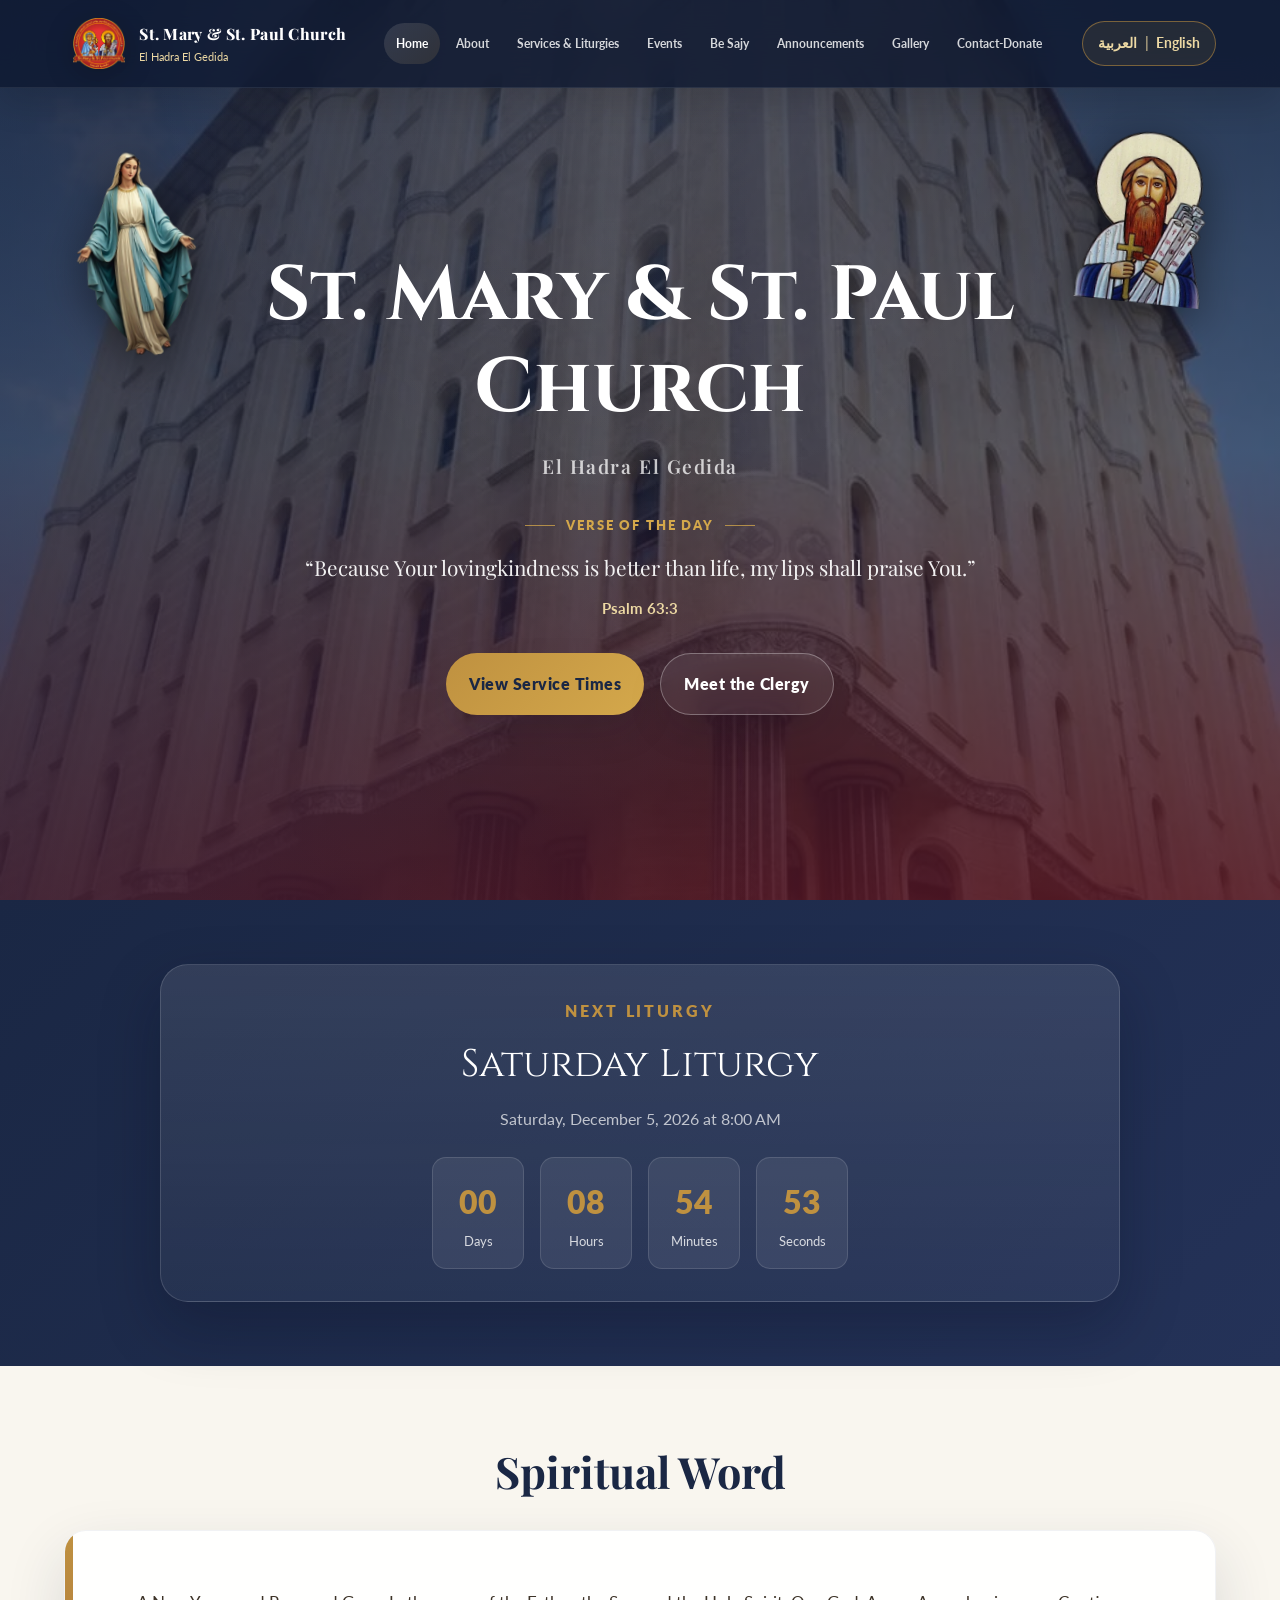
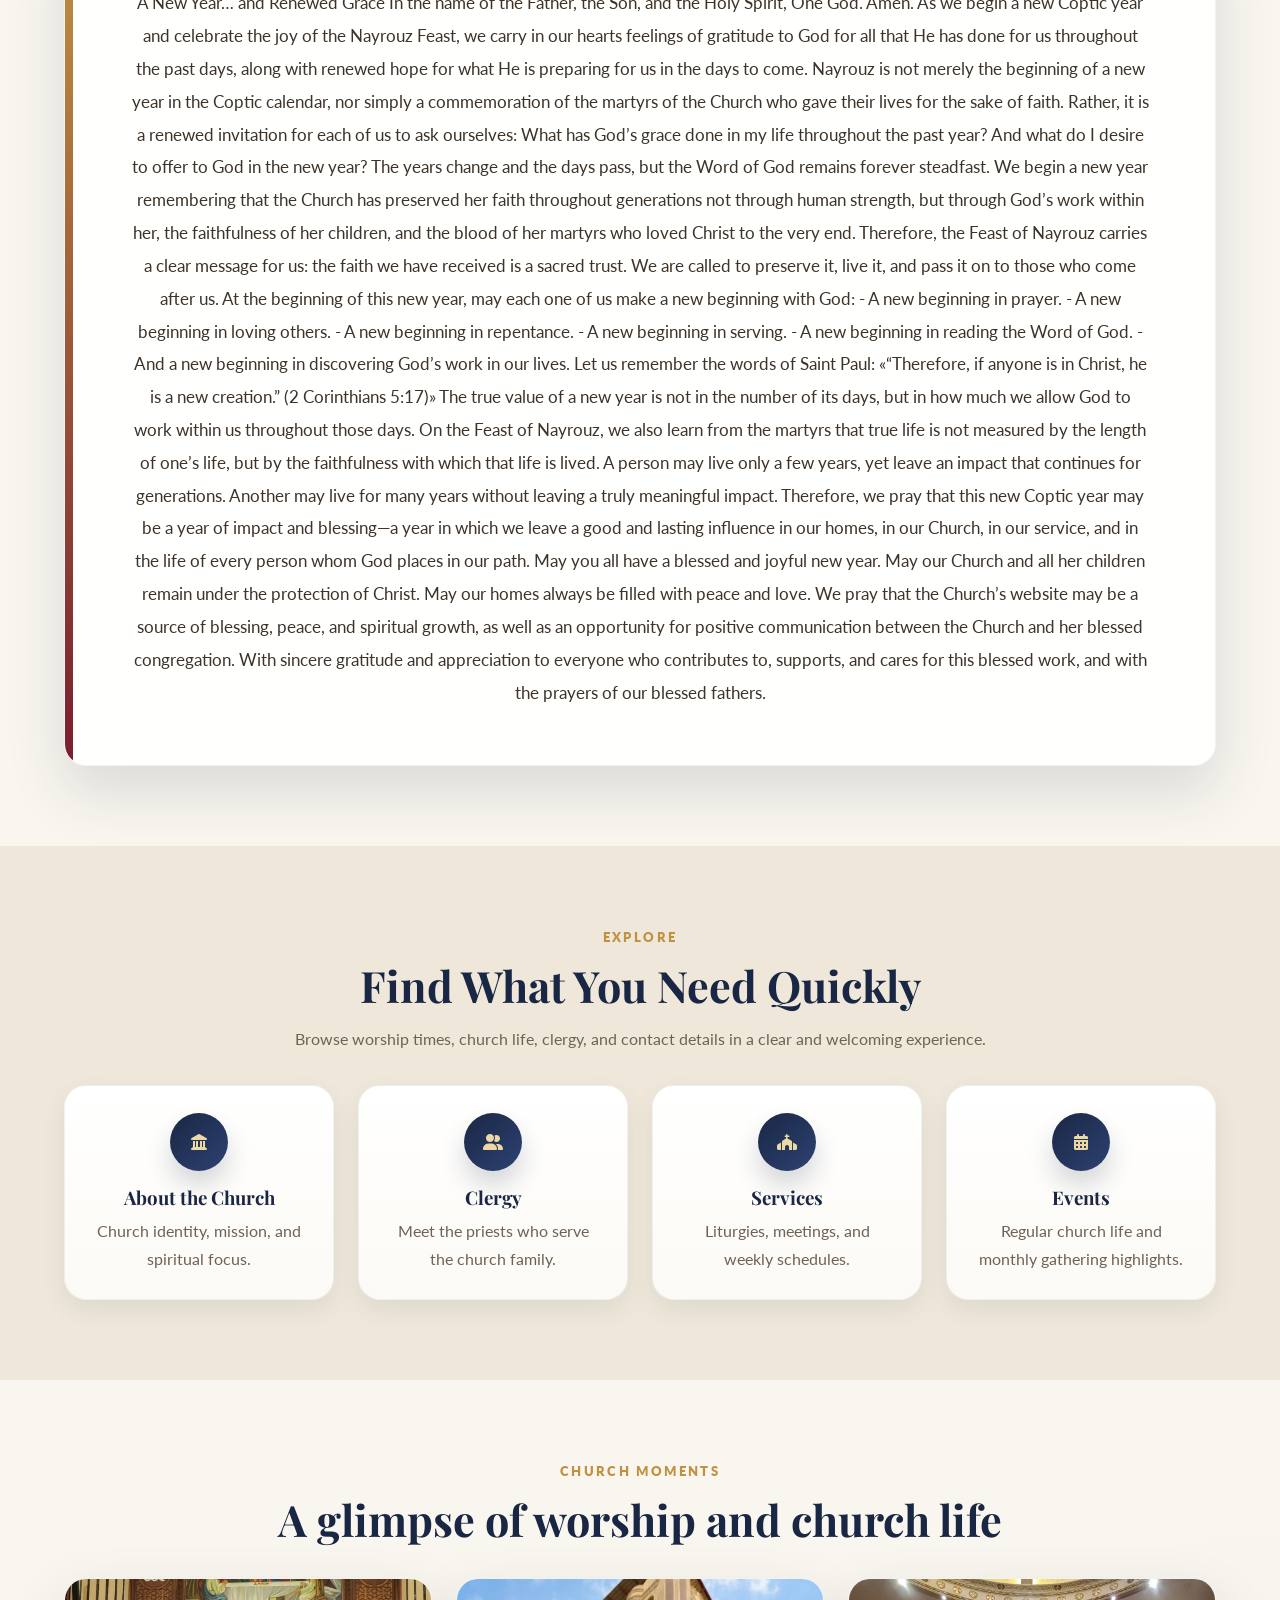
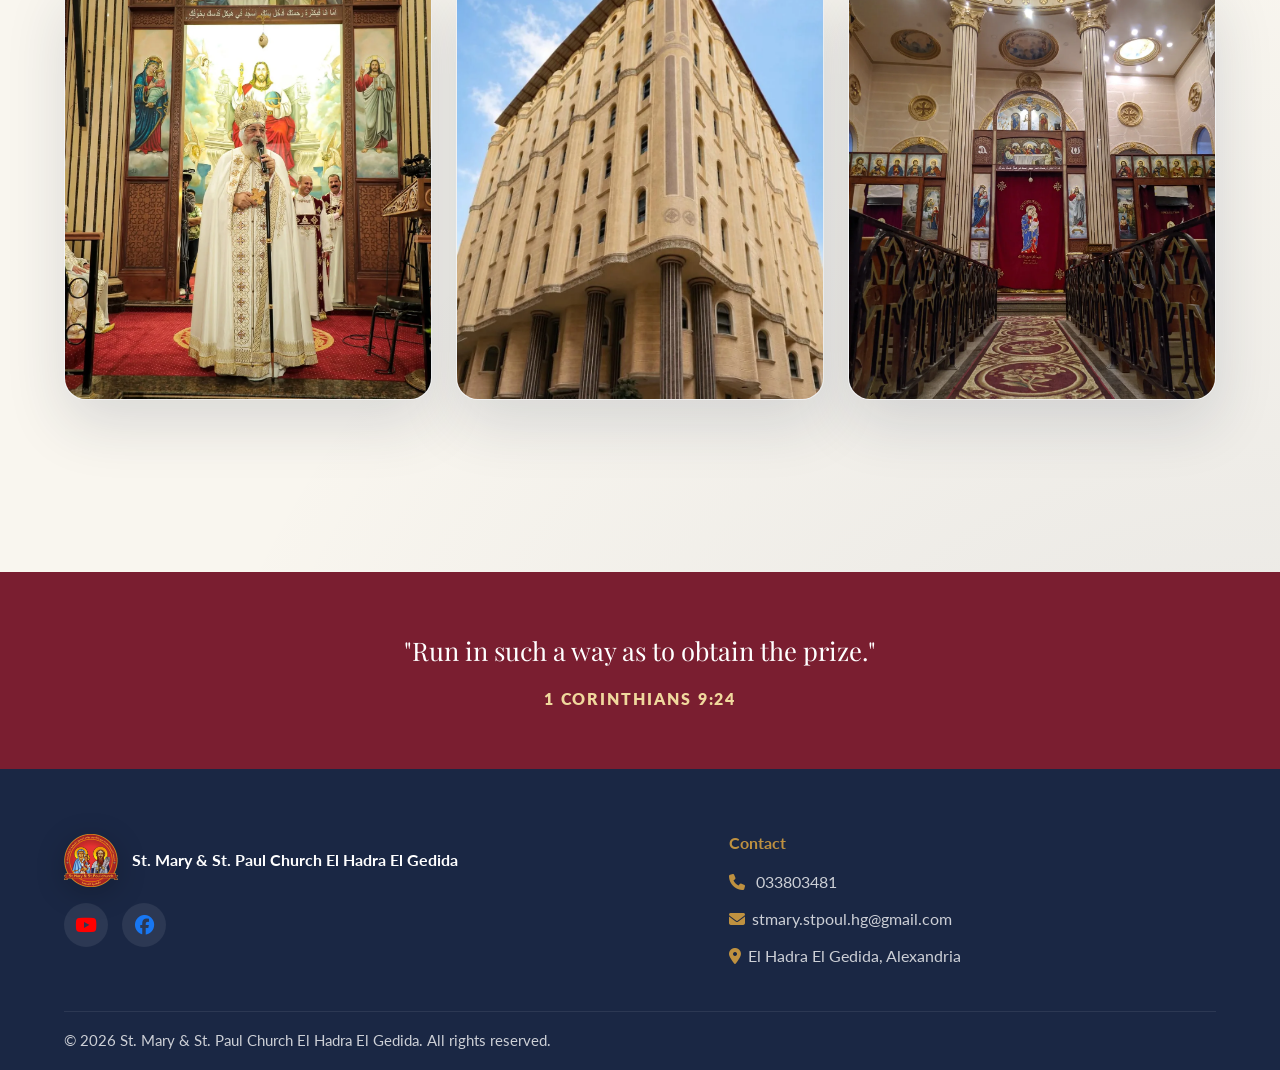
<file: index.html>
<!DOCTYPE html>
<html lang="en" dir="ltr">
<head>
  <meta charset="UTF-8" />
  <meta name="viewport" content="width=device-width, initial-scale=1.0" />
  <meta name="description" content="الموقع الرسمي لكنيسة السيدة العذراء والقديس بولس الرسول بالحضرة الجديدة، الإسكندرية: مواعيد القداسات والخدمات والاجتماعات والإعلانات وبيانات التواصل. St. Mary &amp; St. Paul Church El Hadra El Gedida official website with clergy, services, meetings, and contact information." />
  <title>كنيسة السيدة العذراء والقديس بولس الرسول - الحضرة الجديدة، الإسكندرية | St. Mary &amp; St. Paul Church</title>
  <link rel="canonical" href="https://stmarystpaulhg.org/" />
  <meta property="og:type" content="website" />
  <meta property="og:locale" content="ar_EG" />
  <meta property="og:site_name" content="كنيسة السيدة العذراء والقديس بولس الرسول" />
  <meta property="og:title" content="كنيسة السيدة العذراء والقديس بولس الرسول - الحضرة الجديدة، الإسكندرية | St. Mary &amp; St. Paul Church" />
  <meta property="og:description" content="الموقع الرسمي لكنيسة السيدة العذراء والقديس بولس الرسول بالحضرة الجديدة، الإسكندرية: مواعيد القداسات والخدمات والاجتماعات والإعلانات وبيانات التواصل. St. Mary &amp; St. Paul Church El Hadra El Gedida official website with clergy, services, meetings, and contact information." />
  <meta property="og:url" content="https://stmarystpaulhg.org/" />
  <meta property="og:image" content="https://stmarystpaulhg.org/assets/church-logo.webp" />
  <script type="application/ld+json">
{
  "@context": "https://schema.org",
  "@type": "Church",
  "name": "كنيسة السيدة العذراء والقديس بولس الرسول",
  "alternateName": [
    "St. Mary & St. Paul Church",
    "كنيسة العذراء والقديس بولس الحضرة الجديدة"
  ],
  "url": "https://stmarystpaulhg.org/",
  "logo": "https://stmarystpaulhg.org/assets/church-logo.webp",
  "image": "https://stmarystpaulhg.org/assets/church-logo.webp",
  "telephone": "+20-33803481",
  "address": {
    "@type": "PostalAddress",
    "addressLocality": "الحضرة الجديدة",
    "addressRegion": "الإسكندرية",
    "addressCountry": "EG"
  },
  "geo": {
    "@type": "GeoCoordinates",
    "latitude": 31.1953293,
    "longitude": 29.9421011
  },
  "sameAs": [
    "https://www.facebook.com/St.MarySt.Paul.HG/"
  ]
}
  </script>

  <link rel="icon" type="image/webp" href="assets/church-logo.webp" />
  <link rel="preconnect" href="https://fonts.googleapis.com" />
  <link rel="preconnect" href="https://fonts.gstatic.com" crossorigin />
  <link href="https://fonts.googleapis.com/css2?family=Amiri:ital,wght@0,400;0,700;1,400&family=Cairo:wght@400;600;700;800&family=Cinzel:wght@400;600;700&family=Playfair+Display:wght@400;600;700&family=Lato:wght@300;400;700&display=swap" rel="stylesheet" />
  <link rel="stylesheet" href="https://cdnjs.cloudflare.com/ajax/libs/font-awesome/6.5.0/css/all.min.css" />
  <link rel="stylesheet" href="css/styles.css" />

<script src="https://cdn.onesignal.com/sdks/web/v16/OneSignalSDK.page.js" defer></script>
<style>
  #onesignal-bell-container,
  .onesignal-bell-launcher-container,
  .onesignal-bell-launcher,
  #onesignal-slidedown-container {
    left: 20px !important;
    right: auto !important;
  }
</style>

<script>
  window.OneSignalDeferred = window.OneSignalDeferred || [];
  OneSignalDeferred.push(async function(OneSignal) {
    await OneSignal.init({
      appId: "3384e31b-cbc5-4e8e-86b6-0b6b3e412cc4",
      safari_web_id: "web.onesignal.auto.6a2e4cfc-4f7f-4e0a-b787-2d0bd3e78806",
      notifyButton: {
        enable: true,
        position: 'bottom-left',
      },
    });
  });
</script>
  <style>
    /* جعل بطاقة «كلمة روحية» تملأ المساحة بشكل أفضل على اللاب */
    .spiritual-word-card {
      width: 100%;
      box-sizing: border-box;
      min-height: 620px;
      display: flex;
      align-items: stretch;
      padding: 2.5rem 3rem;
    }

    .spiritual-word-content {
      width: 100%;
      min-height: 100%;
      display: flex;
      align-items: stretch;
      justify-content: center;
    }

    .spiritual-word-content .welcome-quote {
      width: 100%;
      min-height: 100%;
      box-sizing: border-box;
      margin: 0;
      padding: 1rem;
      line-height: 1.9;
    }

    @media (max-width: 900px) {
      .spiritual-word-card {
        min-height: auto;
        padding: 1.5rem;
      }

      .spiritual-word-content .welcome-quote {
        min-height: auto;
      }
    }
  </style>

</head>
<body data-title-en="كنيسة السيدة العذراء والقديس بولس الرسول - الحضرة الجديدة، الإسكندرية | St. Mary &amp; St. Paul Church" data-title-ar="كنيسة السيدة العذراء والقديس بولس الرسول - الحضرة الجديدة، الإسكندرية | St. Mary &amp; St. Paul Church" data-desc-en="الموقع الرسمي لكنيسة السيدة العذراء والقديس بولس الرسول بالحضرة الجديدة، الإسكندرية: مواعيد القداسات والخدمات والاجتماعات والإعلانات وبيانات التواصل. St. Mary &amp; St. Paul Church El Hadra El Gedida official website with clergy, services, meetings, and contact information." data-desc-ar="الموقع الرسمي لكنيسة السيدة العذراء والقديس بولس الرسول بالحضرة الجديدة، الإسكندرية: مواعيد القداسات والخدمات والاجتماعات والإعلانات وبيانات التواصل.">
  
<nav id="nav">
  <div class="nav-inner">
    <a href="index.html" class="nav-brand">
      <img src="assets/church-logo.webp" alt="Church logo" class="brand-logo" />
      <div>
        <div class="brand-name" data-en="St. Mary &amp; St. Paul Church " data-ar=" كنيسة السيدة العذراء والقديس بولس الرسول ">St. Mary &amp; St. Paul Church </div>
        <div class="brand-sub" data-en="El Hadra El Gedida" data-ar="الحضرة الجديدة">El Hadra El Gedida</div>

      </div>
    </a>

    <div class="nav-links">
            <a href="index.html" class="active" data-en="Home" data-ar="الرئيسية">Home</a><a href="pages/about.html" data-en="About" data-ar="عن الكنيسة">About</a><a href="pages/services.html" data-en="Services &amp; Liturgies" data-ar="القداسات والخدمات">Services &amp; Liturgies</a><a href="pages/events.html" data-en="Events" data-ar="الفعاليات">Events</a><a href="pages/be-sajy.html" data-en="Be Sajy" data-ar="بي ساجي">Be Sajy</a><a href="pages/announcements.html" data-en="Announcements" data-ar="الإعلانات">Announcements</a><a href="pages/gallery.html" data-en="Gallery" data-ar="المعرض">Gallery</a><a href="pages/contact.html" data-en="Contact-Donate" data-ar="اتصل بنا-تبرع">Contact-Donate</a>
    </div>

    <div class="nav-actions">
      <button class="lang-toggle" type="button" onclick="toggleLanguage()" aria-label="Language switch">
        <span>العربية</span>
        <span class="sep">|</span>
        <span>English</span>
      </button>
      <button class="hamburger" id="hamburger" onclick="toggleMenu()" aria-label="Toggle navigation">
        <span></span><span></span><span></span>
      </button>
    </div>
  </div>
</nav>

<div class="nav-mob" id="navMob">
  <button class="lang-toggle" type="button" onclick="toggleLanguage()" aria-label="Language switch">
    <span>العربية</span>
    <span class="sep">|</span>
    <span>English</span>
  </button>
  <a href="index.html" class="active" data-en="Home" data-ar="الرئيسية">Home</a><a href="pages/about.html" data-en="About" data-ar="عن الكنيسة">About</a><a href="pages/services.html" data-en="Services &amp; Liturgies" data-ar="القداسات والخدمات">Services &amp; Liturgies</a><a href="pages/events.html" data-en="Events" data-ar="الفعاليات">Events</a><a href="pages/be-sajy.html" data-en="Be Sajy" data-ar="بي ساجي">Be Sajy</a><a href="pages/announcements.html" data-en="Announcements" data-ar="الإعلانات">Announcements</a><a href="pages/gallery.html" data-en="Gallery" data-ar="المعرض">Gallery</a><a href="pages/contact.html" data-en="Contact-Donate" data-ar="اتصل بنا-تبرع">Contact-Donate</a>
</div>

  
<section id="hero">
  <div class="hero-overlay"></div>
  <div class="hero-float-row">
    <img src="assets/icon-stmary-real.webp" alt="" class="hero-float hero-float--left" aria-hidden="true" />
    <img src="assets/icon-stpaul-real.webp" alt="" class="hero-float hero-float--right" aria-hidden="true" />
  </div>
  <div class="container hero-content">
    <div class="hero-content-inner reveal-up">
      <h1 class="hero-title" data-en="St. Mary &amp; St. Paul Church " data-ar="كنيسة السيدة العذراء والقديس بولس الرسول">St. Mary &amp; St. Paul Church</h1>
      <div class="hero-location" data-en="El Hadra El Gedida" data-ar="الحضرة الجديدة">El Hadra El Gedida</div>
      <div class="hero-verse">
        <div class="hv-label" data-en="Verse of the Day" data-ar="آية اليوم">Verse of the Day</div>
        <p class="hv-text" id="vod-text"></p>
        <div class="hv-ref" id="vod-ref"></div>
      </div>
      <div class="hero-actions">
        <a href="pages/services.html" class="btn btn-gold" data-en="View Service Times" data-ar="عرض مواعيد القداسات والخدمات">View Service Times</a>
        <a href="pages/about.html#clergy" class="btn btn-outline" data-en="Meet the Clergy" data-ar="تعرّف على الآباء الكهنة">Meet the Clergy</a>
      </div>
    </div>
  </div>
</section>
<section class="countdown">
  <div class="container">
    <div class="countdown-panel reveal-up">
      <div class="cd-label" data-en="Next Liturgy" data-ar="القداس القادم">Next Liturgy</div>
      <div class="cd-service" id="cd-service" data-en="Loading..." data-ar="جارٍ التحميل...">Loading...</div>
      <div class="cd-info" id="cd-date" data-en="Calculating the next liturgy time..." data-ar="جارٍ حساب موعد القداس القادم...">Calculating the next liturgy time...</div>
      <div class="cd-boxes">
      <div class="cd-box"><span class="cd-num" id="cd-d">00</span><span class="cd-lbl" data-en="Days" data-ar="يوم">Days</span></div>
      <div class="cd-box"><span class="cd-num" id="cd-h">00</span><span class="cd-lbl" data-en="Hours" data-ar="ساعة">Hours</span></div>
      <div class="cd-box"><span class="cd-num" id="cd-m">00</span><span class="cd-lbl" data-en="Minutes" data-ar="دقيقة">Minutes</span></div>
      <div class="cd-box"><span class="cd-num" id="cd-s">00</span><span class="cd-lbl" data-en="Seconds" data-ar="ثانية">Seconds</span></div>
      </div>
    </div>
  </div>
</section>
<section class="section">
  <div class="container">
    <div class="sec-hd reveal-up">
      <h2 data-en="Spiritual Word" data-ar="كلمة روحية">Spiritual Word</h2>
    </div>

    <div class="welcome-card reveal-up spiritual-word-card" style="justify-content:center;text-align:center">
      <div class="spiritual-word-content">
        <p class="welcome-quote" data-en="A New Year… and Renewed Grace

In the name of the Father, the Son, and the Holy Spirit, One God. Amen.

As we begin a new Coptic year and celebrate the joy of the Nayrouz Feast, we carry in our hearts feelings of gratitude to God for all that He has done for us throughout the past days, along with renewed hope for what He is preparing for us in the days to come.

Nayrouz is not merely the beginning of a new year in the Coptic calendar, nor simply a commemoration of the martyrs of the Church who gave their lives for the sake of faith. Rather, it is a renewed invitation for each of us to ask ourselves: What has God’s grace done in my life throughout the past year? And what do I desire to offer to God in the new year?

The years change and the days pass, but the Word of God remains forever steadfast.

We begin a new year remembering that the Church has preserved her faith throughout generations not through human strength, but through God’s work within her, the faithfulness of her children, and the blood of her martyrs who loved Christ to the very end.

Therefore, the Feast of Nayrouz carries a clear message for us: the faith we have received is a sacred trust. We are called to preserve it, live it, and pass it on to those who come after us.

At the beginning of this new year, may each one of us make a new beginning with God:

- A new beginning in prayer.
- A new beginning in loving others.
- A new beginning in repentance.
- A new beginning in serving.
- A new beginning in reading the Word of God.
- And a new beginning in discovering God’s work in our lives.

Let us remember the words of Saint Paul:

«“Therefore, if anyone is in Christ, he is a new creation.”
(2 Corinthians 5:17)»

The true value of a new year is not in the number of its days, but in how much we allow God to work within us throughout those days.

On the Feast of Nayrouz, we also learn from the martyrs that true life is not measured by the length of one’s life, but by the faithfulness with which that life is lived.

A person may live only a few years, yet leave an impact that continues for generations. Another may live for many years without leaving a truly meaningful impact.

Therefore, we pray that this new Coptic year may be a year of impact and blessing—a year in which we leave a good and lasting influence in our homes, in our Church, in our service, and in the life of every person whom God places in our path.

May you all have a blessed and joyful new year.

May our Church and all her children remain under the protection of Christ.

May our homes always be filled with peace and love.

We pray that the Church’s website may be a source of blessing, peace, and spiritual growth, as well as an opportunity for positive communication between the Church and her blessed congregation.

With sincere gratitude and appreciation to everyone who contributes to, supports, and cares for this blessed work, and with the prayers of our blessed fathers." data-ar="«سنة جديدة… ونعمة متجددة»

باسم الآب والابن والروح القدس، الإله الواحد، آمين.

مع بداية سنة قبطية جديدة، ومع فرحة عيد النيروز، 
نحمل  في قلوبنا مشاعر الشكر لله على كل ما صنعه معنا في الأيام الماضية، ورجاءً جديدًا فيما يهيئه لنا في الأيام القادمة.

النيروز ليس مجرد بداية سنة جديدة في التقويم القبطي، ولا مجرد ذكرى لشهداء الكنيسة الذين بذلوا حياتهم من أجل الإيمان، لكنه دعوة متجددة لنا أن نسأل أنفسنا: ماذا فعلت معي نعمة الله في السنة الماضية؟ وماذا أريد أن أقدم لله في السنة الجديدة؟

فالسنين تتغير، والأيام تمضي، لكن كلمة الله تظل ثابتة 

نبدأ سنة جديدة ونحن نتذكر أن الكنيسة لم تحفظ إيمانها عبر الأجيال بقوة بشرية، بل بعمل الله فيها، وبأمانة أبنائها، وبدماء شهدائها الذين أحبوا المسيح حتى النهاية. لذلك فإن عيد النيروز يحمل لنا رسالة واضحة: الإيمان الذي تسلمناه أمانة، ونحن مدعوون أن نحفظه ونعيشه ونسلمه لمن يأتي بعدنا.

وفي بداية هذه السنة، ليت كل واحد منا يبدأ بداية جديدة مع الله:

* بداية جديدة في الصلاة.
* بداية جديدة في محبة الآخرين.
* بداية جديدة في التوبة.
* بداية جديدة في الخدمة.
* بداية جديدة في قراءة كلمة الله.
* وبداية جديدة في اكتشاف عمل الله في حياتنا.

ولنتذكر قول القديس بولس:
«إذًا إن كان أحد في المسيح فهو خليقة جديدة» (2 كورنثوس 5: 17).

فليست قيمة السنة الجديدة في عدد أيامها، وإنما في مقدار ما نسمح لله أن يصنعه فينا خلالها.


وفي عيد النيروز، نتعلم من الشهداء أن الحياة الحقيقية ليست في طول العمر، وإنما في أمانة الحياة. فالإنسان قد يعيش سنوات قليلة، لكنه يترك أثرًا يمتد عبر أجيال، وقد يعيش سنوات طويلة دون أن يترك أثرًا حقيقيًا.

لذلك نصلي أن تكون سنتنا القبطية الجديدة سنة أثر وبركة؛ نترك فيها أثرًا طيبًا في بيوتنا، وفي كنيستنا، وفي خدمتنا، وفي كل إنسان يضعه الله في طريقنا.

كل عام وأنتم بخير،
كل عام وكنيستنا وأبناؤها في حفظ المسيح،
كل عام وبيوتنا ممتلئة سلامًا ومحبة،

نصلي أن يكون موقع الكنيسة سبب بركة وسلام ونمو روحي وفرصة للتواصل الإيجابي بين الكنيسة وشعبها المبارك ، مع كل الشكر والتقدير لكل القائمين عليه والمهتمين بهذا العمل المبارك بصلوات الاباء المباركين">A New Year… and Renewed Grace

In the name of the Father, the Son, and the Holy Spirit, One God. Amen.

As we begin a new Coptic year and celebrate the joy of the Nayrouz Feast, we carry in our hearts feelings of gratitude to God for all that He has done for us throughout the past days, along with renewed hope for what He is preparing for us in the days to come.

Nayrouz is not merely the beginning of a new year in the Coptic calendar, nor simply a commemoration of the martyrs of the Church who gave their lives for the sake of faith. Rather, it is a renewed invitation for each of us to ask ourselves: What has God’s grace done in my life throughout the past year? And what do I desire to offer to God in the new year?

The years change and the days pass, but the Word of God remains forever steadfast.

We begin a new year remembering that the Church has preserved her faith throughout generations not through human strength, but through God’s work within her, the faithfulness of her children, and the blood of her martyrs who loved Christ to the very end.

Therefore, the Feast of Nayrouz carries a clear message for us: the faith we have received is a sacred trust. We are called to preserve it, live it, and pass it on to those who come after us.

At the beginning of this new year, may each one of us make a new beginning with God:

- A new beginning in prayer.
- A new beginning in loving others.
- A new beginning in repentance.
- A new beginning in serving.
- A new beginning in reading the Word of God.
- And a new beginning in discovering God’s work in our lives.

Let us remember the words of Saint Paul:

«“Therefore, if anyone is in Christ, he is a new creation.”
(2 Corinthians 5:17)»

The true value of a new year is not in the number of its days, but in how much we allow God to work within us throughout those days.

On the Feast of Nayrouz, we also learn from the martyrs that true life is not measured by the length of one’s life, but by the faithfulness with which that life is lived.

A person may live only a few years, yet leave an impact that continues for generations. Another may live for many years without leaving a truly meaningful impact.

Therefore, we pray that this new Coptic year may be a year of impact and blessing—a year in which we leave a good and lasting influence in our homes, in our Church, in our service, and in the life of every person whom God places in our path.

May you all have a blessed and joyful new year.

May our Church and all her children remain under the protection of Christ.

May our homes always be filled with peace and love.

We pray that the Church’s website may be a source of blessing, peace, and spiritual growth, as well as an opportunity for positive communication between the Church and her blessed congregation.

With sincere gratitude and appreciation to everyone who contributes to, supports, and cares for this blessed work, and with the prayers of our blessed fathers.</p>
      </div>
    </div>
  </div>
</section>

<section class="section sec--alt">
  <div class="container">
    <div class="sec-hd reveal-up">
      <span class="eyebrow" data-en="Explore" data-ar="استكشف">Explore</span>
      <h2 data-en="Find What You Need Quickly" data-ar="الوصول السريع لما تحتاجه">Find What You Need Quickly</h2>
      <p data-en="Browse worship times, church life, clergy, and contact details in a clear and welcoming experience." data-ar="تصفّح مواعيد العبادة وحياة الكنيسة والآباء الكهنة وبيانات التواصل بتجربة واضحة ومريحة.">Browse worship times, church life, clergy, and contact details in a clear and welcoming experience.</p>
    </div>
    <div class="grid-4">
      <a class="qlink reveal-up" href="pages/about.html">
        <div class="qlink-ico"><i class="fa-solid fa-landmark"></i></div>
        <h3 data-en="About the Church" data-ar="عن الكنيسة">About the Church</h3>
        <p data-en="Church identity, mission, and spiritual focus." data-ar="هوية الكنيسة ورسالتها وتركيزها الروحي.">Church identity, mission, and spiritual focus.</p>
      </a>
      <a class="qlink reveal-up" href="pages/about.html#clergy">
        <div class="qlink-ico"><i class="fa-solid fa-user-group"></i></div>
        <h3 data-en="Clergy" data-ar="الآباء الكهنة">Clergy</h3>
        <p data-en="Meet the priests who serve the church family." data-ar="تعرّف على الاباء الكهنة الذين يخدمون أسرة الكنيسة.">Meet the priests who serve the church family.</p>
      </a>
      <a class="qlink reveal-up" href="pages/services.html">
        <div class="qlink-ico"><i class="fa-solid fa-church"></i></div>
        <h3 data-en="Services" data-ar="الخدمات">Services</h3>
        <p data-en="Liturgies, meetings, and weekly schedules." data-ar="القداسات والاجتماعات والجداول الأسبوعية.">Liturgies, meetings, and weekly schedules.</p>
      </a>
      <a class="qlink reveal-up" href="pages/events.html">
        <div class="qlink-ico"><i class="fa-solid fa-calendar-days"></i></div>
        <h3 data-en="Events" data-ar="الفعاليات">Events</h3>
        <p data-en="Regular church life and monthly gathering highlights." data-ar="أبرز الفعاليات المنتظمة واجتماعات الكنيسة الشهرية.">Regular church life and monthly gathering highlights.</p>
      </a>
    </div>
  </div>
</section>

<section class="section">
  <div class="container">
    <div class="sec-hd reveal-up">
      <span class="eyebrow" data-en="Church moments" data-ar="لحظات كنسية">Church moments</span>
      <h2 data-en="A glimpse of worship and church life" data-ar="لمحات من حياة الكنيسة">A glimpse of worship and church life</h2>
    </div>
    <div class="media-grid">
      <figure class="gallery-card reveal-up">
        <img src="assets/pope-tawadros-visit.webp" alt="Church celebration" />
      </figure>
      <figure class="gallery-card reveal-up">
        <img src="assets/church-building.webp" alt="Iconostasis dedication" />
      </figure>
      <figure class="gallery-card reveal-up">
        <img src="assets/7.webp" alt="Community gathering at the church" />
      </figure>
    </div>
  
    <div style="text-align:center;margin-top:2rem" class="reveal-up">
      <a href="pages/gallery.html" class="btn btn-gold" data-en="Browse Gallery" data-ar="تصفح المعرض">Browse Gallery</a>
    </div>
  </div>
</section>

<section class="scripture">
  <div class="container">
    <p class="sc-text" data-en="&amp;quot;Run in such a way as to obtain the prize.&amp;quot;" data-ar="«هكذا اركضوا لكي تنالوا»">“Run in such a way as to obtain the prize.”</p>
    <div class="sc-ref" data-en="1 Corinthians 9:24" data-ar="١ كورنثوس ٩:٢٤">1 Corinthians 9:24</div>
  </div>
</section>

<footer id="footer">
  <div class="container">
    <div class="foot-grid">
      <div class="foot-about">
        <div class="foot-logo">
          <img src="assets/church-logo.webp" alt="Church logo" class="foot-logo-img" />
          <span data-en="St. Mary &amp; St. Paul Church  El Hadra El Gedida" data-ar="كنيسة السيدة العذراء والقديس بولس الرسول الحضره الجديده">St. Mary &amp; St. Paul Church  El Hadra El Gedida</span>
        </div>
        <div class="foot-social">
          <a href="https://www.youtube.com/@St.Mary_St.Paul_HG" target="_blank" rel="noopener" aria-label="YouTube"><i class="fa-brands fa-youtube" style="color:#ff0000"></i></a>
          <a href="https://www.facebook.com/St.MarySt.Paul.HG/" target="_blank" rel="noopener" aria-label="Facebook"><i class="fa-brands fa-facebook" style="color:#1877f2"></i></a>
        </div>
      </div>

      <div class="foot-col">
        <h4 data-en="Contact" data-ar="التواصل">Contact</h4>
        <ul class="contact-list">
          <li><i class="fa-solid fa-phone"></i> <a href="tel:033803481">033803481</a></li>
          <li><i class="fa-solid fa-envelope"></i><a href="mailto:stmary.stpoul.hg@gmail.com">stmary.stpoul.hg@gmail.com</a></li>
          <li><i class="fa-solid fa-location-dot"></i><a href="https://maps.app.goo.gl/TsvVpz9CCjcPpRaT8" target="_blank" rel="noopener" data-en="El Hadra El Gedida, Alexandria" data-ar="الحضرة الجديدة، الإسكندرية">El Hadra El Gedida, Alexandria</a></li>
        </ul>
      </div>
    </div>

    <div class="foot-bottom">
      <span data-en="© 2026 St. Mary &amp; St. Paul Church  El Hadra El Gedida. All rights reserved." data-ar="© 2026 كنيسة السيدة العذراء والقديس بولس الرسول الحضره الجديده. جميع الحقوق محفوظة.">© 2026 St. Mary &amp; St. Paul Church  El Hadra El Gedida. All rights reserved.</span>
    </div>
  </div>
</footer>

  <button id="btt" onclick="window.scrollTo({top:0,behavior:'smooth'})" title="Back to top">
    <i class="fa-solid fa-chevron-up"></i>
  </button>
  <script src="js/verses.js"></script>
  <script src="js/main.js"></script>

<!-- محتوى عربي ثابت لمحركات البحث (نفس نص الصفحة العربي) -->
<div lang="ar" dir="rtl" style="position:absolute;top:0;left:0;width:1px;height:1px;margin:-1px;padding:0;overflow:hidden;clip:rect(0,0,0,0);clip-path:inset(50%);white-space:nowrap;border:0;">
<h2>كنيسة السيدة العذراء والقديس بولس الرسول</h2>
<p>الحضرة الجديدة</p>
<p>آية اليوم</p>
<p>عرض مواعيد القداسات والخدمات</p>
<p>تعرّف على الآباء الكهنة</p>
<p>القداس القادم</p>
<h2>كلمة روحية</h2>
<p>«سنة جديدة… ونعمة متجددة» باسم الآب والابن والروح القدس، الإله الواحد، آمين. مع بداية سنة قبطية جديدة، ومع فرحة عيد النيروز، نحمل في قلوبنا مشاعر الشكر لله على كل ما صنعه معنا في الأيام الماضية، ورجاءً جديدًا فيما يهيئه لنا في الأيام القادمة. النيروز ليس مجرد بداية سنة جديدة في التقويم القبطي، ولا مجرد ذكرى لشهداء الكنيسة الذين بذلوا حياتهم من أجل الإيمان، لكنه دعوة متجددة لنا أن نسأل أنفسنا: ماذا فعلت معي نعمة الله في السنة الماضية؟ وماذا أريد أن أقدم لله في السنة الجديدة؟ فالسنين تتغير، والأيام تمضي، لكن كلمة الله تظل ثابتة نبدأ سنة جديدة ونحن نتذكر أن الكنيسة لم تحفظ إيمانها عبر الأجيال بقوة بشرية، بل بعمل الله فيها، وبأمانة أبنائها، وبدماء شهدائها الذين أحبوا المسيح حتى النهاية. لذلك فإن عيد النيروز يحمل لنا رسالة واضحة: الإيمان الذي تسلمناه أمانة، ونحن مدعوون أن نحفظه ونعيشه ونسلمه لمن يأتي بعدنا. وفي بداية هذه السنة، ليت كل واحد منا يبدأ بداية جديدة مع الله: * بداية جديدة في الصلاة. * بداية جديدة في محبة الآخرين. * بداية جديدة في التوبة. * بداية جديدة في الخدمة. * بداية جديدة في قراءة كلمة الله. * وبداية جديدة في اكتشاف عمل الله في حياتنا. ولنتذكر قول القديس بولس: «إذًا إن كان أحد في المسيح فهو خليقة جديدة» (2 كورنثوس 5: 17). فليست قيمة السنة الجديدة في عدد أيامها، وإنما في مقدار ما نسمح لله أن يصنعه فينا خلالها. وفي عيد النيروز، نتعلم من الشهداء أن الحياة الحقيقية ليست في طول العمر، وإنما في أمانة الحياة. فالإنسان قد يعيش سنوات قليلة، لكنه يترك أثرًا يمتد عبر أجيال، وقد يعيش سنوات طويلة دون أن يترك أثرًا حقيقيًا. لذلك نصلي أن تكون سنتنا القبطية الجديدة سنة أثر وبركة؛ نترك فيها أثرًا طيبًا في بيوتنا، وفي كنيستنا، وفي خدمتنا، وفي كل إنسان يضعه الله في طريقنا. كل عام وأنتم بخير، كل عام وكنيستنا وأبناؤها في حفظ المسيح، كل عام وبيوتنا ممتلئة سلامًا ومحبة، نصلي أن يكون موقع الكنيسة سبب بركة وسلام ونمو روحي وفرصة للتواصل الإيجابي بين الكنيسة وشعبها المبارك ، مع كل الشكر والتقدير لكل القائمين عليه والمهتمين بهذا العمل المبارك بصلوات الاباء المباركين</p>
<p>استكشف</p>
<h2>الوصول السريع لما تحتاجه</h2>
<p>تصفّح مواعيد العبادة وحياة الكنيسة والآباء الكهنة وبيانات التواصل بتجربة واضحة ومريحة.</p>
<h3>عن الكنيسة</h3>
<p>هوية الكنيسة ورسالتها وتركيزها الروحي.</p>
<h3>الآباء الكهنة</h3>
<p>تعرّف على الاباء الكهنة الذين يخدمون أسرة الكنيسة.</p>
<h3>الخدمات</h3>
<p>القداسات والاجتماعات والجداول الأسبوعية.</p>
<h3>الفعاليات</h3>
<p>أبرز الفعاليات المنتظمة واجتماعات الكنيسة الشهرية.</p>
<p>لحظات كنسية</p>
<h2>لمحات من حياة الكنيسة</h2>
<p>تصفح المعرض</p>
<p>«هكذا اركضوا لكي تنالوا»</p>
<p>١ كورنثوس ٩:٢٤</p>
<p>كنيسة السيدة العذراء والقديس بولس الرسول الحضرة الجديدة</p>
<h4>التواصل</h4>
<p>الحضرة الجديدة، الإسكندرية</p>
<p>© 2026 كنيسة السيدة العذراء والقديس بولس الرسول الحضرة الجديدة. جميع الحقوق محفوظة.</p>
</div>
</body>
</html>
</file>
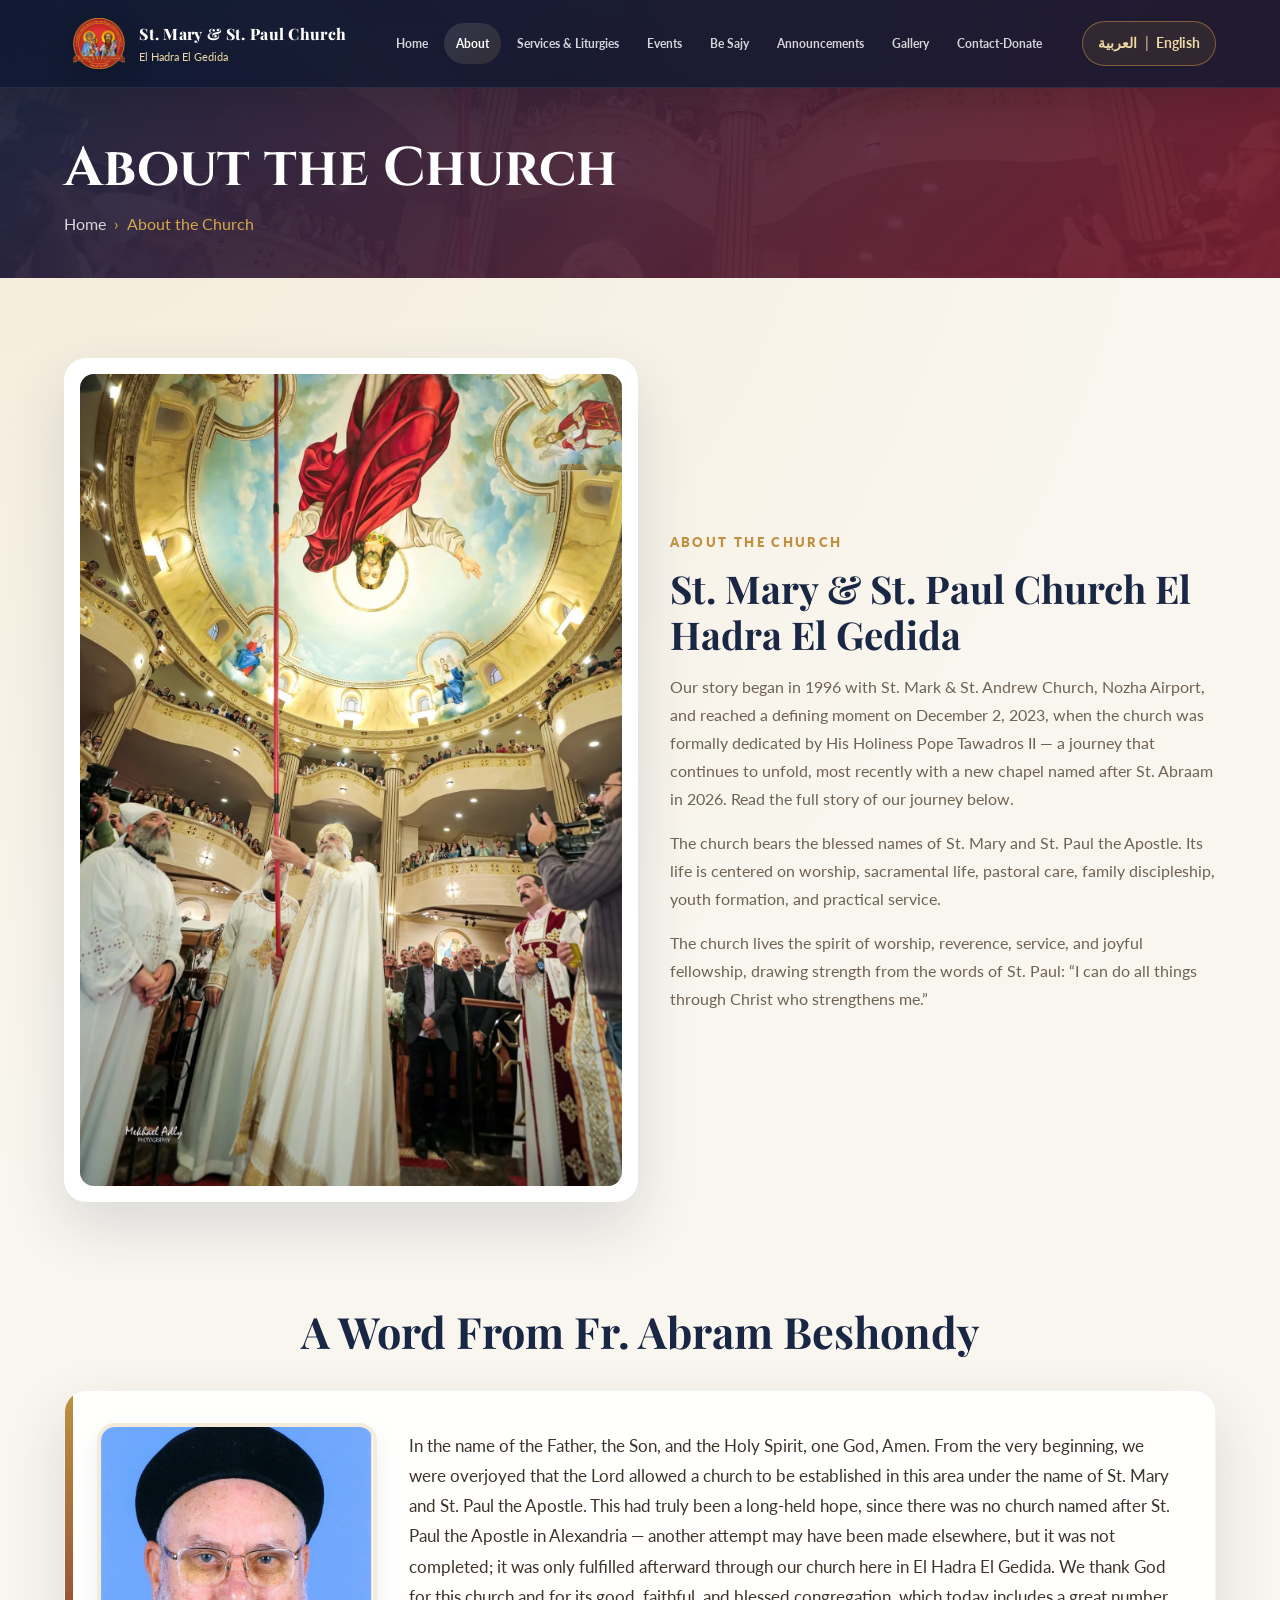
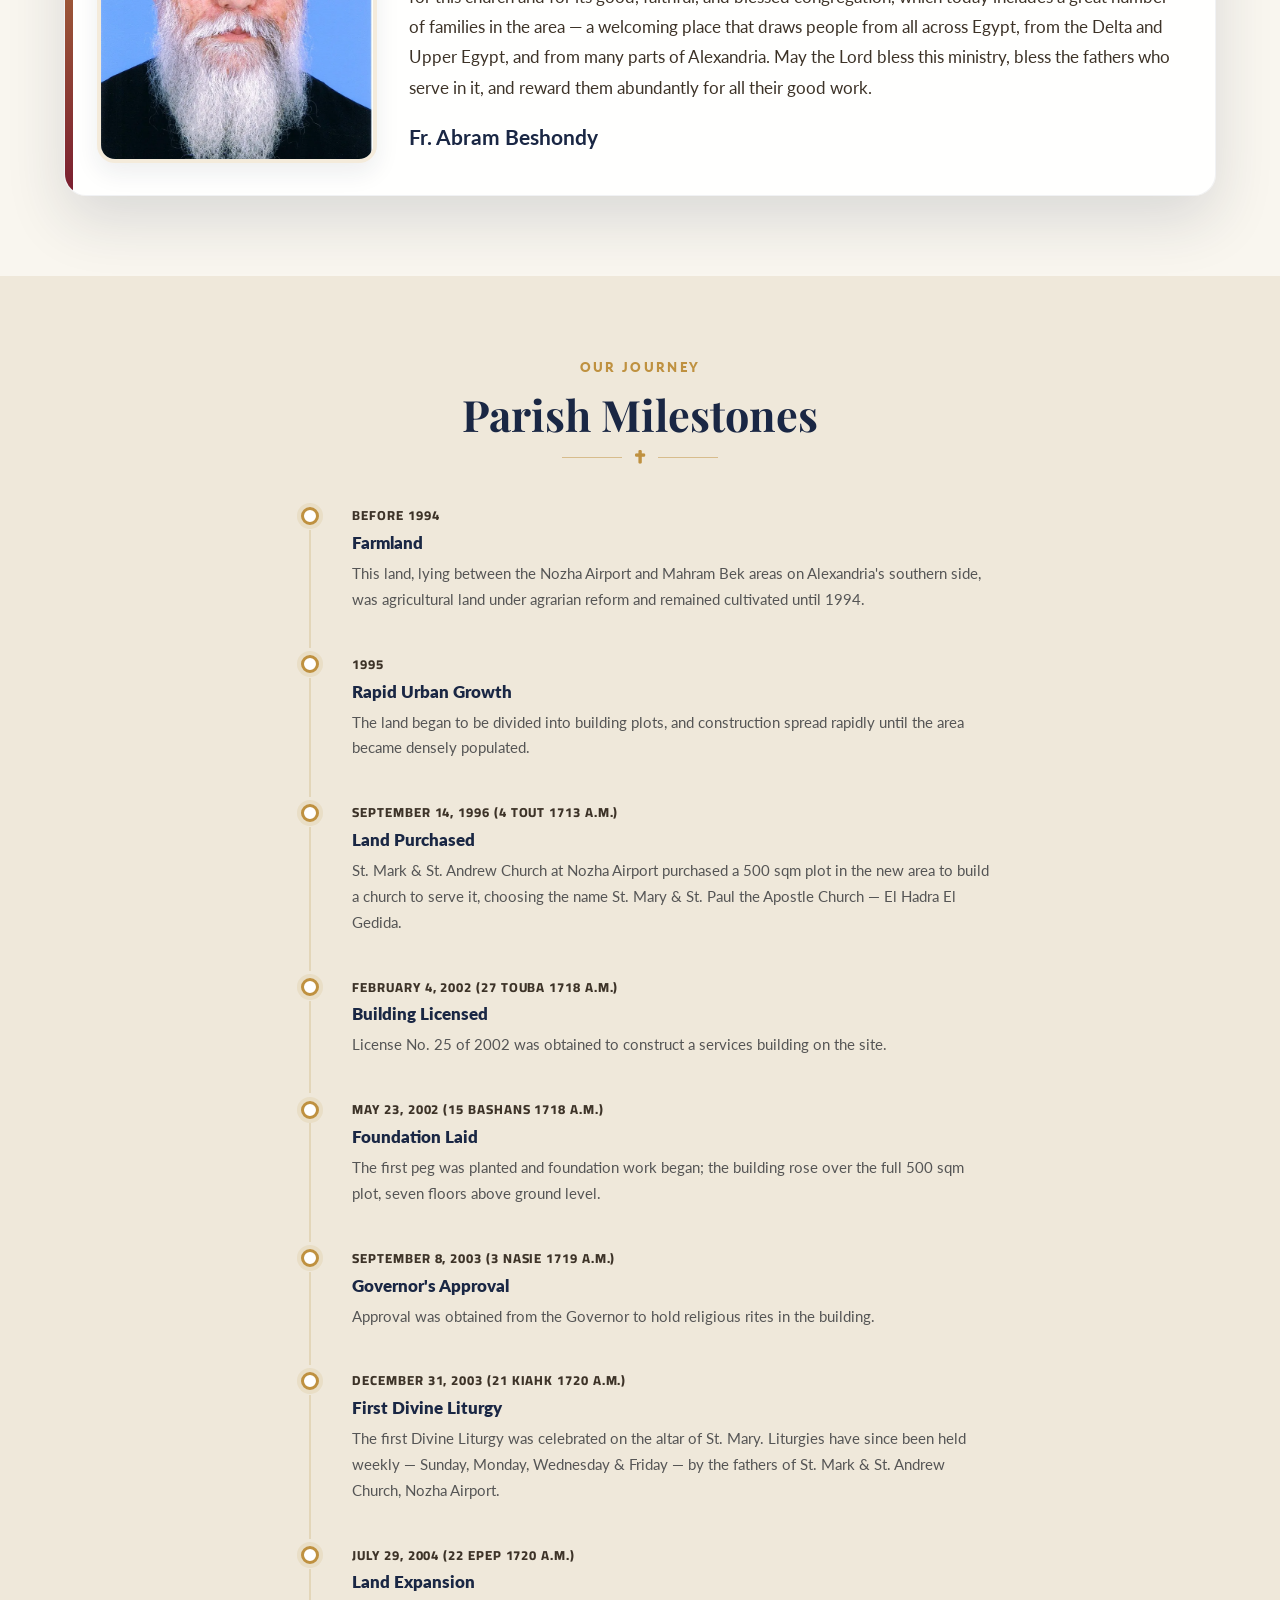
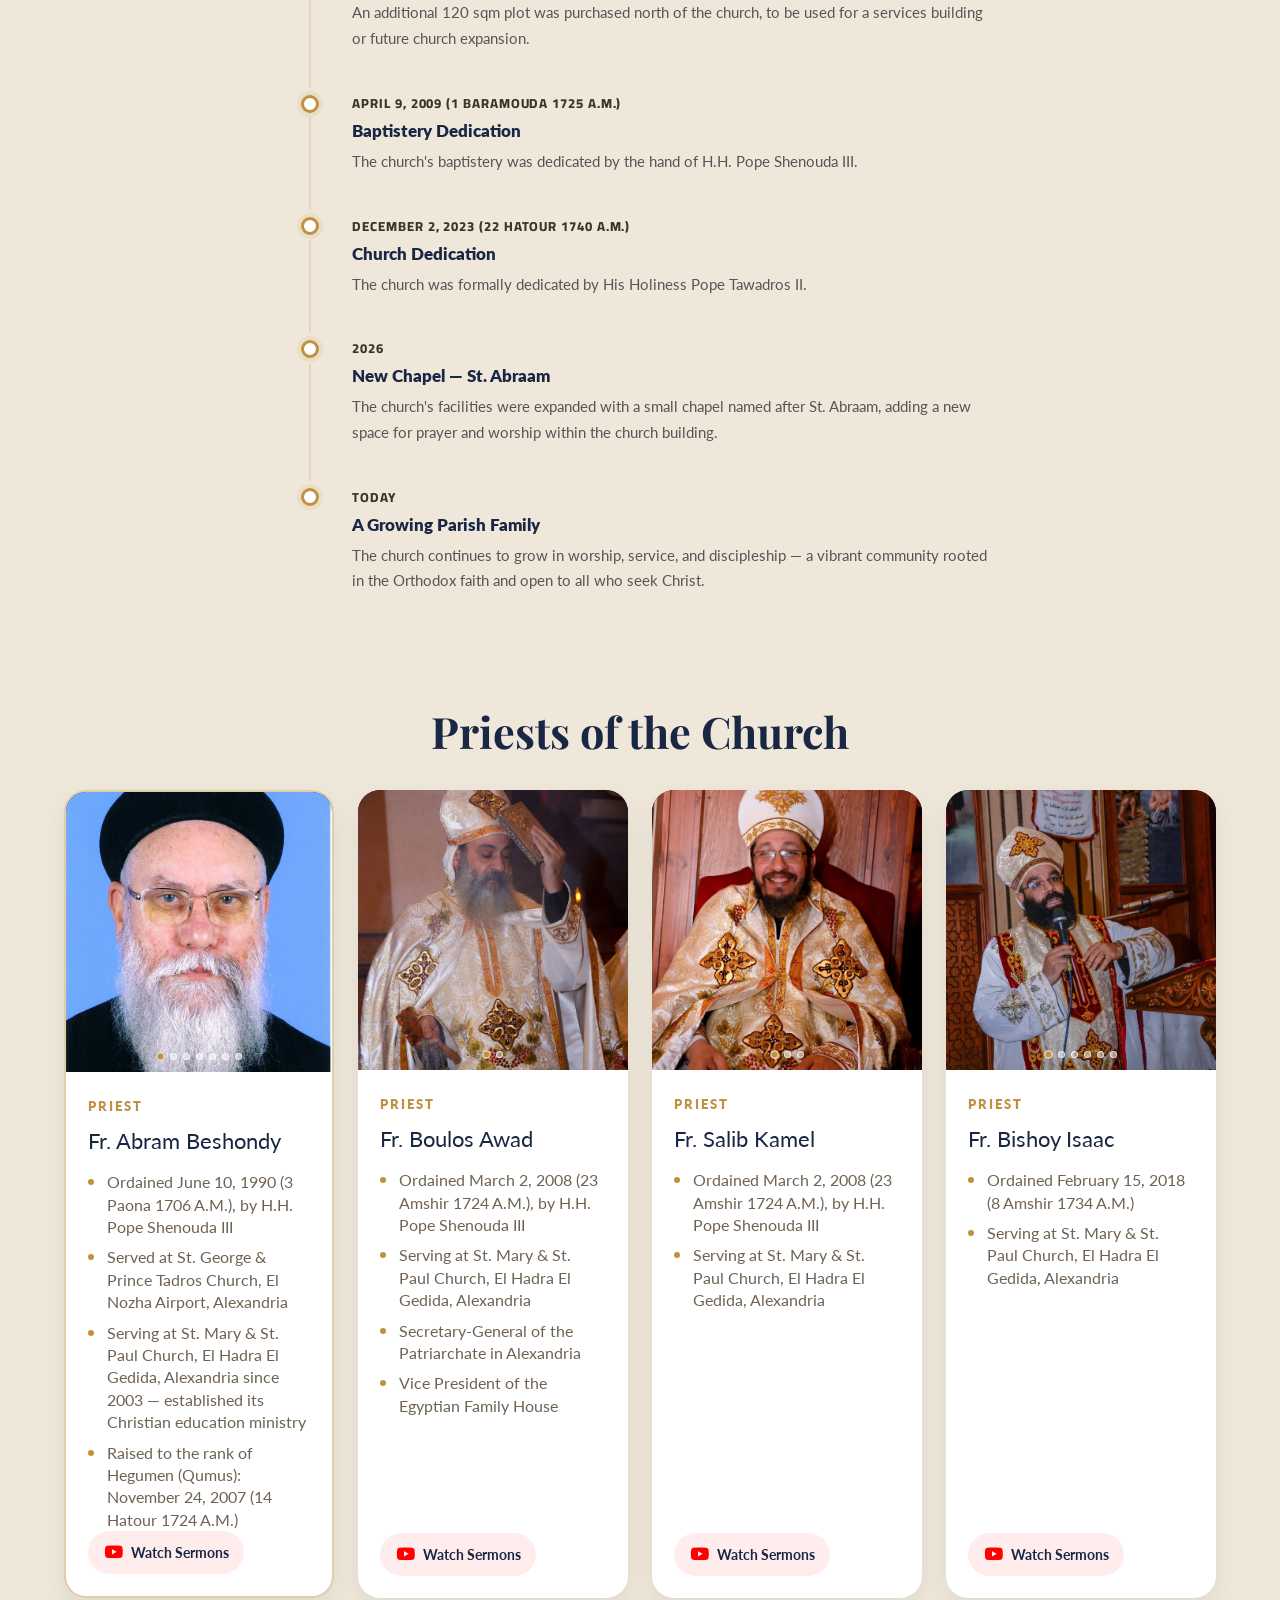
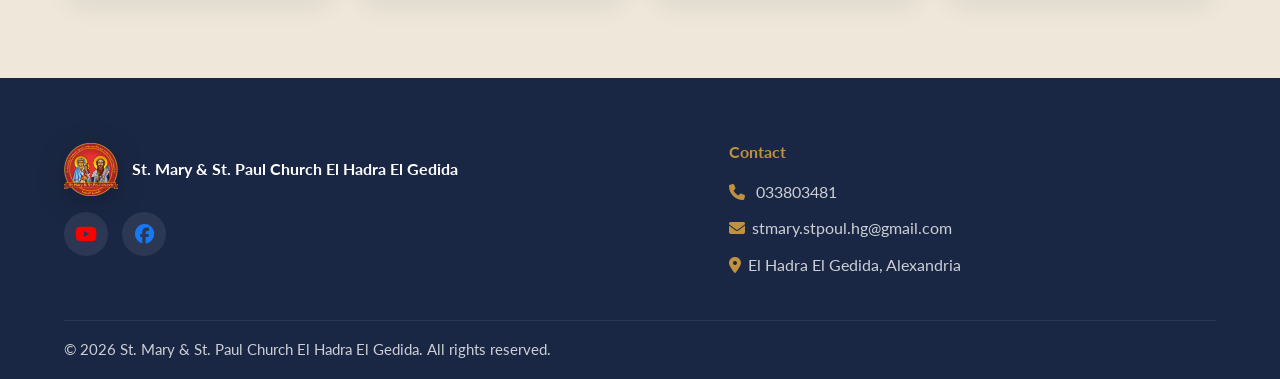
<file: pages/about.html>
<!DOCTYPE html>
<html lang="en" dir="ltr">
<head>
  <meta charset="UTF-8" />
  <meta name="viewport" content="width=device-width, initial-scale=1.0" />
  <meta name="description" content="عن كنيسة السيدة العذراء والقديس بولس الرسول الحضرة الجديدة، وهويتها ورسالتها وقيمها وشعارها الكتابي. About St. Mary &amp; St. Paul Church El Hadra El Gedida, its identity, mission, values, and church verse." />
  <title>عن الكنيسة - كنيسة السيدة العذراء والقديس بولس الرسول الحضرة الجديدة | About - St. Mary &amp; St. Paul Church El Hadra El Gedida</title>
  <link rel="canonical" href="https://stmarystpaulhg.org/pages/about.html" />
  <meta property="og:type" content="website" />
  <meta property="og:locale" content="ar_EG" />
  <meta property="og:site_name" content="كنيسة السيدة العذراء والقديس بولس الرسول" />
  <meta property="og:title" content="عن الكنيسة - كنيسة السيدة العذراء والقديس بولس الرسول الحضرة الجديدة | About - St. Mary &amp; St. Paul Church El Hadra El Gedida" />
  <meta property="og:description" content="عن كنيسة السيدة العذراء والقديس بولس الرسول الحضرة الجديدة، وهويتها ورسالتها وقيمها وشعارها الكتابي. About St. Mary &amp; St. Paul Church El Hadra El Gedida, its identity, mission, values, and church verse." />
  <meta property="og:url" content="https://stmarystpaulhg.org/pages/about.html" />
  <meta property="og:image" content="https://stmarystpaulhg.org/assets/church-logo.webp" />

  <link rel="icon" type="image/webp" href="../assets/church-logo.webp" />
  <link rel="preconnect" href="https://fonts.googleapis.com" />
  <link rel="preconnect" href="https://fonts.gstatic.com" crossorigin />
  <link href="https://fonts.googleapis.com/css2?family=Amiri:ital,wght@0,400;0,700;1,400&family=Cairo:wght@400;600;700;800&family=Cinzel:wght@400;600;700&family=Playfair+Display:wght@400;600;700&family=Lato:wght@300;400;700&display=swap" rel="stylesheet" />
  <link rel="stylesheet" href="https://cdnjs.cloudflare.com/ajax/libs/font-awesome/6.5.0/css/all.min.css" />
  <link rel="stylesheet" href="../css/styles.css" />
</head>
<body data-title-en="عن الكنيسة - كنيسة السيدة العذراء والقديس بولس الرسول الحضرة الجديدة | About - St. Mary &amp; St. Paul Church El Hadra El Gedida" data-title-ar="عن الكنيسة - كنيسة السيدة العذراء والقديس بولس الرسول الحضرة الجديدة" data-desc-en="عن كنيسة السيدة العذراء والقديس بولس الرسول الحضرة الجديدة، وهويتها ورسالتها وقيمها وشعارها الكتابي. About St. Mary &amp; St. Paul Church El Hadra El Gedida, its identity, mission, values, and church verse." data-desc-ar="عن كنيسة السيدة العذراء والقديس بولس الرسول الحضرة الجديدة، وهويتها ورسالتها وقيمها وشعارها الكتابي.">
  
<nav id="nav">
  <div class="nav-inner">
    <a href="../index.html" class="nav-brand">
      <img src="../assets/church-logo.webp" alt="Church logo" class="brand-logo" />
      <div>
        <div class="brand-name" data-en="St. Mary &amp; St. Paul Church " data-ar="كنيسة السيدة العذراء والقديس بولس الرسول">St. Mary &amp; St. Paul Church </div>
        <div class="brand-sub" data-en="El Hadra El Gedida" data-ar="الحضرة الجديدة">El Hadra El Gedida</div>
      </div>
    </a>

    <div class="nav-links">
      <a href="../index.html" data-en="Home" data-ar="الرئيسية">Home</a><a href="about.html" class="active" data-en="About" data-ar="عن الكنيسة">About</a><a href="services.html" data-en="Services &amp; Liturgies" data-ar="القداسات والخدمات">Services &amp; Liturgies</a><a href="events.html" data-en="Events" data-ar="الفعاليات">Events</a><a href="be-sajy.html" data-en="Be Sajy" data-ar="بي ساجي">Be Sajy</a><a href="announcements.html" data-en="Announcements" data-ar="الإعلانات">Announcements</a><a href="gallery.html" data-en="Gallery" data-ar="المعرض">Gallery</a><a href="contact.html" data-en="Contact-Donate" data-ar="اتصل بنا-تبرع">Contact-Donate</a>
    </div>

    <div class="nav-actions">
      <button class="lang-toggle" type="button" onclick="toggleLanguage()" aria-label="Language switch">
        <span>العربية</span>
        <span class="sep">|</span>
        <span>English</span>
      </button>
      <button class="hamburger" id="hamburger" onclick="toggleMenu()" aria-label="Toggle navigation">
        <span></span><span></span><span></span>
      </button>
    </div>
  </div>
</nav>

<div class="nav-mob" id="navMob">
  <button class="lang-toggle" type="button" onclick="toggleLanguage()" aria-label="Language switch">
    <span>العربية</span>
    <span class="sep">|</span>
    <span>English</span>
  </button>
  <a href="../index.html" data-en="Home" data-ar="الرئيسية">Home</a><a href="about.html" class="active" data-en="About" data-ar="عن الكنيسة">About</a><a href="services.html" data-en="Services &amp; Liturgies" data-ar="القداسات والخدمات">Services &amp; Liturgies</a><a href="events.html" data-en="Events" data-ar="الفعاليات">Events</a><a href="be-sajy.html" data-en="Be Sajy" data-ar="بي ساجي">Be Sajy</a><a href="announcements.html" data-en="Announcements" data-ar="الإعلانات">Announcements</a><a href="gallery.html" data-en="Gallery" data-ar="المعرض">Gallery</a><a href="contact.html" data-en="Contact-Donate" data-ar="اتصل بنا-تبرع">Contact-Donate</a>
</div>

  
<div class="pg-banner">
  <div class="container">
    <h1 data-en="About the Church" data-ar="عن الكنيسة">About the Church</h1>
    <div class="breadcrumb"><span data-en="Home" data-ar="الرئيسية">Home</span> <span class="bc-gold">›</span> <span class="bc-gold" data-en="About the Church" data-ar="عن الكنيسة">About the Church</span></div>
  </div>
</div>

<section class="section" style="padding-bottom:1.5rem">
  <div class="container">
    <div class="hist-grid hist-grid--compact">
      <div class="image-card">
        <img src="../assets/iconostasis-dedication.webp" alt="Church interior and iconostasis" class="hist-img" />
      </div>
      <div class="hist-text">
        <span class="eyebrow" data-en="About the Church" data-ar="عن الكنيسة">About the Church</span>
        <h2 data-en="St. Mary &amp; St. Paul Church  El Hadra El Gedida" data-ar="كنيسة السيدة العذراء والقديس بولس الرسول الحضره الجديده">St. Mary &amp; St. Paul Church  El Hadra El Gedida</h2>
        <p data-en="Our story began in 1996 with St. Mark &amp; St. Andrew Church, Nozha Airport, and reached a defining moment on December 2, 2023, when the church was formally dedicated by His Holiness Pope Tawadros II — a journey that continues to unfold, most recently with a new chapel named after St. Abraam in 2026. Read the full story of our journey below." data-ar="بدأت قصتنا عام ١٩٩٦ مع كنيسة مارجرجس والأميرتادرس بمطار النزهة، ووصلت إلى محطة فارقة في ٢ ديسمبر ٢٠٢٣ حين تم تدشين الكنيسة رسميًا بيد قداسة البابا تواضروس الثاني، وما زالت المسيرة مستمرة، وآخرها إضافة كنيسة صغيرة باسم الأنبا أبرام عام ٢٠٢٦. تابع قصة مسيرتنا كاملة أدناه.">Our story began in 1996 with St. Mark &amp; St. Andrew Church, Nozha Airport, and reached a defining moment on December 2, 2023, when the church was formally dedicated by His Holiness Pope Tawadros II — a journey that continues to unfold, most recently with a new chapel named after St. Abraam in 2026. Read the full story of our journey below.</p>
        <p data-en="The church bears the blessed names of St. Mary and St. Paul the Apostle. Its life is centered on worship, sacramental life, pastoral care, family discipleship, youth formation, and practical service." data-ar="تحمل الكنيسة الاسمين المباركين للسيدة العذراء والقديس بولس الرسول. وتتمحور حياتها حول العبادة والأسرار والرعاية والخدمة وتكوين الأسر والشباب عمليًا وروحيًا.">The church bears the blessed names of St. Mary and St. Paul the Apostle. Its life is centered on worship, sacramental life, pastoral care, family discipleship, youth formation, and practical service.</p>
        <p data-en="The church lives the spirit of worship, reverence, service, and joyful fellowship, drawing strength from the words of St. Paul: “I can do all things through Christ who strengthens me.”" data-ar="تحيا الكنيسة بروح العبادة والوقار والخدمة والشركة المفرحة، مستندة إلى كلمات القديس بولس: «أستطيع كل شيء في المسيح الذي يقوّيني».">The church lives the spirit of worship, reverence, service, and joyful fellowship, drawing strength from the words of St. Paul: “I can do all things through Christ who strengthens me.”</p>
      </div>
    </div>
  </div>
</section>

<section class="section">
  <div class="container">
    <div class="sec-hd reveal-up">
      <h2 data-en="A Word From Fr. Abram Beshondy" data-ar="كلمة من أبونا أبرام بشوندي">A Word From Fr. Abram Beshondy</h2>
    </div>

    <div class="welcome-card reveal-up">
      <img src="../assets/fr-abram-new-1.webp" alt="Fr. Abram Beshondy" class="welcome-photo" />
      <div>
        <p class="welcome-quote" data-en="In the name of the Father, the Son, and the Holy Spirit, one God, Amen. From the very beginning, we were overjoyed that the Lord allowed a church to be established in this area under the name of St. Mary and St. Paul the Apostle. This had truly been a long-held hope, since there was no church named after St. Paul the Apostle in Alexandria &mdash; another attempt may have been made elsewhere, but it was not completed; it was only fulfilled afterward through our church here in El Hadra El Gedida. We thank God for this church and for its good, faithful, and blessed congregation, which today includes a great number of families in the area &mdash; a welcoming place that draws people from all across Egypt, from the Delta and Upper Egypt, and from many parts of Alexandria. May the Lord bless this ministry, bless the fathers who serve in it, and reward them abundantly for all their good work." data-ar="بسم الاب و الابن و الروح القدس الله واحد امين.في البدايه احنا فرحانين اوي ان ربنا سمح ان يبقي في كنيسه في المنطقه هنا باسم السيده العذراء و القديس بولس الرسول و دي كانت امنيه الحقيقه من زمان لان مكنش في كنايس باسم بولس الرسول في اسكندريه يمكن كان في كنيسه تانيه و محصلش انها تمت لكت تمت بعد الكنيسه بتاعتنا هنا في الحضره الجديده . فنشكر ربنا  ان في كنيسه و في شعب طيب و وفي ومبارك و يعتبر عدد كبير اوي اوي من اسر موجوده في المنطقه لانها منطقه جاذبه مش طارده و جاذبه ناس كتير اوي من كل مصر وجه بحري و وجه قبلي و من مناطق كتير في اسكندريه فربنا يبارك و يبارك في الخدمه و في الاباء اللي بيشتغلو فيها و يعوضهم كل خير.">In the name of the Father, the Son, and the Holy Spirit, one God, Amen. From the very beginning, we were overjoyed that the Lord allowed a church to be established in this area under the name of St. Mary and St. Paul the Apostle. This had truly been a long-held hope, since there was no church named after St. Paul the Apostle in Alexandria &mdash; another attempt may have been made elsewhere, but it was not completed; it was only fulfilled afterward through our church here in El Hadra El Gedida. We thank God for this church and for its good, faithful, and blessed congregation, which today includes a great number of families in the area &mdash; a welcoming place that draws people from all across Egypt, from the Delta and Upper Egypt, and from many parts of Alexandria. May the Lord bless this ministry, bless the fathers who serve in it, and reward them abundantly for all their good work.</p>
        <div class="sig-name" data-en="Fr. Abram Beshondy" data-ar="أبونا أبرام بشوندي">Fr. Abram Beshondy</div>
      </div>
    </div>
  </div>
  </div>
</section>

<section class="section sec--alt">
  <div class="container">
    <div class="sec-hd reveal-up">
      <span class="eyebrow" data-en="Our Journey" data-ar="مسيرتنا">Our Journey</span>
      <h2 data-en="Parish Milestones" data-ar="محطات الكنيسة">Parish Milestones</h2>
      <div class="tl-divider"><span></span><i class="fa-solid fa-cross"></i><span></span></div>
    </div>

    <div class="timeline">

      <div class="tl-item reveal-up">
        <div class="tl-marker"><span class="tl-dot"></span><div class="tl-line"></div></div>
        <div class="tl-body">
          <div class="tl-year" data-en="Before 1994" data-ar="قبل سنة ١٩٩٤">Before 1994</div>
          <div class="tl-title" data-en="Farmland" data-ar="أرض زراعية">Farmland</div>
          <div class="tl-text" data-en="This land, lying between the Nozha Airport and Mahram Bek areas on Alexandria's southern side, was agricultural land under agrarian reform and remained cultivated until 1994." data-ar="كانت هذه المنطقة، الواقعة بين منطقتي مطار النزهة ومحرم بك من الوجه القبلي، أرضًا زراعية تابعة للإصلاح الزراعي، وظلت مزروعة حتى سنة ١٩٩٤.">This land, lying between the Nozha Airport and Mahram Bek areas on Alexandria's southern side, was agricultural land under agrarian reform and remained cultivated until 1994.</div>
        </div>
      </div>

      <div class="tl-item reveal-up">
        <div class="tl-marker"><span class="tl-dot"></span><div class="tl-line"></div></div>
        <div class="tl-body">
          <div class="tl-year" data-en="1995" data-ar="١٩٩٥">1995</div>
          <div class="tl-title" data-en="Rapid Urban Growth" data-ar="توسع عمراني سريع">Rapid Urban Growth</div>
          <div class="tl-text" data-en="The land began to be divided into building plots, and construction spread rapidly until the area became densely populated." data-ar="بدأ تقسيم هذه الأرض إلى مبانٍ، وانتشرت فيها المباني انتشارًا هائلاً حتى أصبحت المنطقة مزدحمة بالسكان.">The land began to be divided into building plots, and construction spread rapidly until the area became densely populated.</div>
        </div>
      </div>

      <div class="tl-item reveal-up">
        <div class="tl-marker"><span class="tl-dot"></span><div class="tl-line"></div></div>
        <div class="tl-body">
          <div class="tl-year" data-en="September 14, 1996 (4 Tout 1713 A.M.)" data-ar="١٤ سبتمبر ١٩٩٦م - ٤ توت ١٧١٣ش">September 14, 1996 (4 Tout 1713 A.M.)</div>
          <div class="tl-title" data-en="Land Purchased" data-ar="شراء الأرض">Land Purchased</div>
          <div class="tl-text" data-en="St. Mark &amp; St. Andrew Church at Nozha Airport purchased a 500 sqm plot in the new area to build a church to serve it, choosing the name St. Mary &amp; St. Paul the Apostle Church — El Hadra El Gedida." data-ar="قامت كنيسة مارجرجس والأميرتادرس بمطار النزهة بشراء قطعة أرض مساحتها ٥٠٠ م٢ في المنطقة الجديدة لإنشاء كنيسة تخدمها، وتم اختيار اسم كنيسة السيدة العذراء والقديس بولس الرسول - بالحضرة الجديدة.">St. Mark &amp; St. Andrew Church at Nozha Airport purchased a 500 sqm plot in the new area to build a church to serve it, choosing the name St. Mary &amp; St. Paul the Apostle Church — El Hadra El Gedida.</div>
        </div>
      </div>

      <div class="tl-item reveal-up">
        <div class="tl-marker"><span class="tl-dot"></span><div class="tl-line"></div></div>
        <div class="tl-body">
          <div class="tl-year" data-en="February 4, 2002 (27 Touba 1718 A.M.)" data-ar="٤ فبراير ٢٠٠٢م - ٢٧ طوبة ١٧١٨ش">February 4, 2002 (27 Touba 1718 A.M.)</div>
          <div class="tl-title" data-en="Building Licensed" data-ar="الحصول على ترخيص البناء">Building Licensed</div>
          <div class="tl-text" data-en="License No. 25 of 2002 was obtained to construct a services building on the site." data-ar="تم الحصول على الترخيص رقم ٢٥ لسنة ٢٠٠٢ لإنشاء مبنى خدمات.">License No. 25 of 2002 was obtained to construct a services building on the site.</div>
        </div>
      </div>

      <div class="tl-item reveal-up">
        <div class="tl-marker"><span class="tl-dot"></span><div class="tl-line"></div></div>
        <div class="tl-body">
          <div class="tl-year" data-en="May 23, 2002 (15 Bashans 1718 A.M.)" data-ar="٢٣ مايو ٢٠٠٢م - ١٥ بشنس ١٧١٨ش">May 23, 2002 (15 Bashans 1718 A.M.)</div>
          <div class="tl-title" data-en="Foundation Laid" data-ar="وضع حجر الأساس">Foundation Laid</div>
          <div class="tl-text" data-en="The first peg was planted and foundation work began; the building rose over the full 500 sqm plot, seven floors above ground level." data-ar="تم زرع أول خازوق وبدأ العمل في الأساسات والقواعد والأعمدة، وأُقيم المبنى بالكامل على مساحة الأرض (٥٠٠ م٢) على سبعة أدوار علوية.">The first peg was planted and foundation work began; the building rose over the full 500 sqm plot, seven floors above ground level.</div>
        </div>
      </div>

      <div class="tl-item reveal-up">
        <div class="tl-marker"><span class="tl-dot"></span><div class="tl-line"></div></div>
        <div class="tl-body">
          <div class="tl-year" data-en="September 8, 2003 (3 Nasie 1719 A.M.)" data-ar="٨ سبتمبر ٢٠٠٣م - ٣ النسئ ١٧١٩ش">September 8, 2003 (3 Nasie 1719 A.M.)</div>
          <div class="tl-title" data-en="Governor's Approval" data-ar="موافقة المحافظة">Governor's Approval</div>
          <div class="tl-text" data-en="Approval was obtained from the Governor to hold religious rites in the building." data-ar="تم الحصول على موافقة السيد المحافظ على إقامة الشعائر الدينية بالمبنى.">Approval was obtained from the Governor to hold religious rites in the building.</div>
        </div>
      </div>

      <div class="tl-item reveal-up">
        <div class="tl-marker"><span class="tl-dot"></span><div class="tl-line"></div></div>
        <div class="tl-body">
          <div class="tl-year" data-en="December 31, 2003 (21 Kiahk 1720 A.M.)" data-ar="٣١ ديسمبر ٢٠٠٣م - ٢١ كيهك ١٧٢٠ش">December 31, 2003 (21 Kiahk 1720 A.M.)</div>
          <div class="tl-title" data-en="First Divine Liturgy" data-ar="أول قداس إلهي">First Divine Liturgy</div>
          <div class="tl-text" data-en="The first Divine Liturgy was celebrated on the altar of St. Mary. Liturgies have since been held weekly — Sunday, Monday, Wednesday &amp; Friday — by the fathers of St. Mark &amp; St. Andrew Church, Nozha Airport." data-ar="أُقيم أول قداس إلهي في هذه الكنيسة على مذبح السيدة العذراء، وتُقام القداسات أسبوعيًا أيام الأحد والاثنين والأربعاء والجمعة بواسطة آباء كهنة كنيسة مارجرجس والأميرتادرس بمطار النزهة.">The first Divine Liturgy was celebrated on the altar of St. Mary. Liturgies have since been held weekly — Sunday, Monday, Wednesday &amp; Friday — by the fathers of St. Mark &amp; St. Andrew Church, Nozha Airport.</div>
        </div>
      </div>

      <div class="tl-item reveal-up">
        <div class="tl-marker"><span class="tl-dot"></span><div class="tl-line"></div></div>
        <div class="tl-body">
          <div class="tl-year" data-en="July 29, 2004 (22 Epep 1720 A.M.)" data-ar="٢٩ يوليو ٢٠٠٤م - ٢٢ أبيب ١٧٢٠ش">July 29, 2004 (22 Epep 1720 A.M.)</div>
          <div class="tl-title" data-en="Land Expansion" data-ar="توسعة الأرض">Land Expansion</div>
          <div class="tl-text" data-en="An additional 120 sqm plot was purchased north of the church, to be used for a services building or future church expansion." data-ar="تم شراء قطعة أرض إضافية مساحتها ١٢٠ م٢ بحري الكنيسة، لإقامة مبنى خدمات عليها أو توسيع الكنيسة مستقبلاً.">An additional 120 sqm plot was purchased north of the church, to be used for a services building or future church expansion.</div>
        </div>
      </div>

      <div class="tl-item reveal-up">
        <div class="tl-marker"><span class="tl-dot"></span><div class="tl-line"></div></div>
        <div class="tl-body">
          <div class="tl-year" data-en="April 9, 2009 (1 Baramouda 1725 A.M.)" data-ar="٩ أبريل ٢٠٠٩م - ١ برمودة ١٧٢٥ش">April 9, 2009 (1 Baramouda 1725 A.M.)</div>
          <div class="tl-title" data-en="Baptistery Dedication" data-ar="تدشين المعمودية">Baptistery Dedication</div>
          <div class="tl-text" data-en="The church's baptistery was dedicated by the hand of H.H. Pope Shenouda III." data-ar="تم تدشين المعمودية بيد قداسة البابا شنودة الثالث.">The church's baptistery was dedicated by the hand of H.H. Pope Shenouda III.</div>
        </div>
      </div>

      <div class="tl-item reveal-up">
        <div class="tl-marker"><span class="tl-dot"></span><div class="tl-line"></div></div>
        <div class="tl-body">
          <div class="tl-year" data-en="December 2, 2023 (22 Hatour 1740 A.M.)" data-ar="٢ ديسمبر ٢٠٢٣م - ٢٢ هاتور ١٧٤٠ش">December 2, 2023 (22 Hatour 1740 A.M.)</div>
          <div class="tl-title" data-en="Church Dedication" data-ar="تدشين الكنيسة">Church Dedication</div>
          <div class="tl-text" data-en="The church was formally dedicated by His Holiness Pope Tawadros II." data-ar="تم تدشين الكنيسة بيد قداسة البابا تواضروس الثاني.">The church was formally dedicated by His Holiness Pope Tawadros II.</div>
        </div>
      </div>

      <div class="tl-item reveal-up">
        <div class="tl-marker"><span class="tl-dot"></span><div class="tl-line"></div></div>
        <div class="tl-body">
          <div class="tl-year" data-en="2026" data-ar="٢٠٢٦">2026</div>
          <div class="tl-title" data-en="New Chapel — St. Abraam" data-ar="توسعة الكنيسة الصغيرة باسم الأنبا أبرام">New Chapel — St. Abraam</div>
          <div class="tl-text" data-en="The church's facilities were expanded with a small chapel named after St. Abraam, adding a new space for prayer and worship within the church building." data-ar="تمت توسعة مرافق الكنيسة بإضافة كنيسة صغيرة باسم الأنبا أبرام، لتوفر مساحة جديدة للصلاة والعبادة داخل مبنى الكنيسة.">The church's facilities were expanded with a small chapel named after St. Abraam, adding a new space for prayer and worship within the church building.</div>
        </div>
      </div>

      <div class="tl-item reveal-up">
        <div class="tl-marker"><span class="tl-dot"></span></div>
        <div class="tl-body">
          <div class="tl-year" data-en="Today" data-ar="اليوم">Today</div>
          <div class="tl-title" data-en="A Growing Parish Family" data-ar="أسرة كنسية في نمو">A Growing Parish Family</div>
          <div class="tl-text" data-en="The church continues to grow in worship, service, and discipleship — a vibrant community rooted in the Orthodox faith and open to all who seek Christ." data-ar="تواصل الكنيسة نموها في العبادة والخدمة والتلمذة، وهي مجتمع حيّ متجذّر في الإيمان الأرثوذكسي، مفتوح لكل من يسعى إلى المسيح.">The church continues to grow in worship, service, and discipleship — a vibrant community rooted in the Orthodox faith and open to all who seek Christ.</div>
        </div>
      </div>

    </div>
  </div>
</section>

<section class="section sec--alt" style="padding-top:1.5rem" id="clergy">
  <div class="container">
    <div class="sec-hd">
      <h2 data-en="Priests of the Church" data-ar="الآباء كهنة الكنيسة">Priests of the Church</h2>
    </div>
    <div class="grid-4 clergy-grid">
      <div class="clergy-card clergy-card--featured">
        <div class="clergy-media">
          <img src="../assets/fr-abram-new-1.webp" alt="Fr. Abram Beshondy" class="clergy-img active" />
          <img src="../assets/fr-abram-new-2.webp" alt="Fr. Abram Beshondy" class="clergy-img" />
          <img src="../assets/fr-abram-new-3.webp" alt="Fr. Abram Beshondy" class="clergy-img" />
          <img src="../assets/fr-abram-new-4.webp" alt="Fr. Abram Beshondy" class="clergy-img" />
          <img src="../assets/fr-abram-new-5.webp" alt="Fr. Abram Beshondy" class="clergy-img" />
          <img src="../assets/fr-abram-new-6.webp" alt="Fr. Abram Beshondy" class="clergy-img" />
          <img src="../assets/fr-abram-new-7.webp" alt="Fr. Abram Beshondy" class="clergy-img" />
          <div class="clergy-dots">
            <span class="clergy-dot active"></span>
            <span class="clergy-dot"></span>
            <span class="clergy-dot"></span>
            <span class="clergy-dot"></span>
            <span class="clergy-dot"></span>
            <span class="clergy-dot"></span>
            <span class="clergy-dot"></span>
          </div>
        </div>
        <div class="clergy-body">
          <span class="clergy-role" data-en="Priest" data-ar="كاهن">Priest</span>
          <div class="clergy-name" data-en="Fr. Abram Beshondy" data-ar="أبونا أبرام بشندي">Fr. Abram Beshondy</div>
          <ul class="clergy-bio-list">
            <li data-en="Ordained June 10, 1990 (3 Paona 1706 A.M.), by H.H. Pope Shenouda III" data-ar="تاريخ الرسامة: 10 يونيو 1990 م (3 بؤونة 1706 ش)، بيد قداسة البابا شنودة الثالث">Ordained June 10, 1990 (3 Paona 1706 A.M.), by H.H. Pope Shenouda III</li>
            <li data-en="Served at St. George &amp; Prince Tadros Church, El Nozha Airport, Alexandria" data-ar="خدم في كنيسة الشهيد مار جرجس والأمير تادرس، مطار النزهة، الإسكندرية">Served at St. George &amp; Prince Tadros Church, El Nozha Airport, Alexandria</li>
            <li data-en="Serving at St. Mary &amp; St. Paul Church, El Hadra El Gedida, Alexandria since 2003 &mdash; established its Christian education ministry" data-ar="يخدم في كنيسة العذراء مريم والقديس بولس، الحضرة الجديدة، الإسكندرية منذ 2003 - أسس خدمة التربية الكنسية بالكنيسة">Serving at St. Mary &amp; St. Paul Church, El Hadra El Gedida, Alexandria since 2003 &mdash; established its Christian education ministry</li>
            <li data-en="Raised to the rank of Hegumen (Qumus): November 24, 2007 (14 Hatour 1724 A.M.)" data-ar="تاريخ القمصية: 24 نوفمبر 2007 م (14 هاتور 1724 ش)">Raised to the rank of Hegumen (Qumus): November 24, 2007 (14 Hatour 1724 A.M.)</li>
          </ul>
          <a class="clergy-sermon" href="https://www.youtube.com/watch?v=RUzJAqiiWrI" target="_blank" rel="noopener" aria-label="Watch sermons"><i class="fa-brands fa-youtube"></i><span data-en="Watch Sermons" data-ar="شاهد العظات">Watch Sermons</span></a>
        </div>
      </div>

      <div class="clergy-card">
        <div class="clergy-media">
          <img src="../assets/fr-boulos.webp" alt="Fr. Boulos Awad" class="clergy-img active" />
          <img src="../assets/fr-boulos-2.webp" alt="Fr. Boulos Awad" class="clergy-img" />
          <div class="clergy-dots">
            <span class="clergy-dot active"></span>
            <span class="clergy-dot"></span>
          </div>
        </div>
        <div class="clergy-body">
          <span class="clergy-role" data-en="Priest" data-ar="كاهن">Priest</span>
          <div class="clergy-name" data-en="Fr. Boulos Awad" data-ar="أبونا بولس عوض">Fr. Boulos Awad</div>
          <ul class="clergy-bio-list">
            <li data-en="Ordained March 2, 2008 (23 Amshir 1724 A.M.), by H.H. Pope Shenouda III" data-ar="تاريخ الرسامة: 2 مارس 2008 م (23 أمشير 1724 ش)، بيد قداسة البابا شنودة الثالث">Ordained March 2, 2008 (23 Amshir 1724 A.M.), by H.H. Pope Shenouda III</li>
            <li data-en="Serving at St. Mary &amp; St. Paul Church, El Hadra El Gedida, Alexandria" data-ar="يخدم في كنيسة العذراء مريم والقديس بولس، الحضرة الجديدة، الإسكندرية">Serving at St. Mary &amp; St. Paul Church, El Hadra El Gedida, Alexandria</li>
            <li data-en="Secretary-General of the Patriarchate in Alexandria" data-ar="سكرتير عام البطريركية بالإسكندرية">Secretary-General of the Patriarchate in Alexandria</li>
            <li data-en="Vice President of the Egyptian Family House" data-ar="نائب رئيس بيت العائلة المصرية">Vice President of the Egyptian Family House</li>
          </ul>
          <a class="clergy-sermon" href="https://www.youtube.com/watch?v=On-4Xep-pwo&pp=0gcJCaMLAYcqIYzv" target="_blank" rel="noopener" aria-label="Watch sermons"><i class="fa-brands fa-youtube"></i><span data-en="Watch Sermons" data-ar="شاهد العظات">Watch Sermons</span></a>
        </div>
      </div>

      <div class="clergy-card">
        <div class="clergy-media">
          <img src="../assets/fr-salib.webp" alt="Fr. Salib Kamel" class="clergy-img active" />
          <img src="../assets/fr-salib-2.webp" alt="Fr. Salib Kamel" class="clergy-img" />
          <img src="../assets/fr-salib-3.webp" alt="Fr. Salib Kamel" class="clergy-img" />
          <div class="clergy-dots">
            <span class="clergy-dot active"></span>
            <span class="clergy-dot"></span>
            <span class="clergy-dot"></span>
          </div>
        </div>
        <div class="clergy-body">
          <span class="clergy-role" data-en="Priest" data-ar="كاهن">Priest</span>
          <div class="clergy-name" data-en="Fr. Salib Kamel" data-ar="أبونا صليب كامل">Fr. Salib Kamel</div>
          <ul class="clergy-bio-list">
            <li data-en="Ordained March 2, 2008 (23 Amshir 1724 A.M.), by H.H. Pope Shenouda III" data-ar="تاريخ الرسامة: 2 مارس 2008 م (23 أمشير 1724 ش)، بيد قداسة البابا شنودة الثالث">Ordained March 2, 2008 (23 Amshir 1724 A.M.), by H.H. Pope Shenouda III</li>
            <li data-en="Serving at St. Mary &amp; St. Paul Church, El Hadra El Gedida, Alexandria" data-ar="يخدم في كنيسة العذراء مريم والقديس بولس، الحضرة الجديدة، الإسكندرية">Serving at St. Mary &amp; St. Paul Church, El Hadra El Gedida, Alexandria</li>
          </ul>
          <a class="clergy-sermon" href="https://www.youtube.com/watch?v=OdsekL3yeto" target="_blank" rel="noopener" aria-label="Watch sermons"><i class="fa-brands fa-youtube"></i><span data-en="Watch Sermons" data-ar="شاهد العظات">Watch Sermons</span></a>
        </div>
      </div>

      <div class="clergy-card">
        <div class="clergy-media">
          <img src="../assets/fr-bishoy.webp" alt="Fr. Bishoy Isaac" class="clergy-img active" />
          <img src="../assets/fr-bishoy-2.webp" alt="Fr. Bishoy Isaac" class="clergy-img" />
          <img src="../assets/fr-bishoy-3.webp" alt="Fr. Bishoy Isaac" class="clergy-img" />
          <img src="../assets/fr-bishoy-4.webp" alt="Fr. Bishoy Isaac" class="clergy-img" />
          <img src="../assets/fr-bishoy-5.webp" alt="Fr. Bishoy Isaac" class="clergy-img" />
          <img src="../assets/fr-bishoy-6.webp" alt="Fr. Bishoy Isaac" class="clergy-img" />
          <div class="clergy-dots">
            <span class="clergy-dot active"></span>
            <span class="clergy-dot"></span>
            <span class="clergy-dot"></span>
            <span class="clergy-dot"></span>
            <span class="clergy-dot"></span>
            <span class="clergy-dot"></span>
          </div>
        </div>
        <div class="clergy-body">
          <span class="clergy-role" data-en="Priest" data-ar="كاهن">Priest</span>
          <div class="clergy-name" data-en="Fr. Bishoy Isaac" data-ar="أبونا بيشوي إسحاق">Fr. Bishoy Isaac</div>
          <ul class="clergy-bio-list">
            <li data-en="Ordained February 15, 2018 (8 Amshir 1734 A.M.)" data-ar="تاريخ الرسامة: 15 فبراير 2018 م (8 أمشير 1734 ش)">Ordained February 15, 2018 (8 Amshir 1734 A.M.)</li>
            <li data-en="Serving at St. Mary &amp; St. Paul Church, El Hadra El Gedida, Alexandria" data-ar="يخدم في كنيسة العذراء مريم والقديس بولس، الحضرة الجديدة، الإسكندرية">Serving at St. Mary &amp; St. Paul Church, El Hadra El Gedida, Alexandria</li>
          </ul>
          <a class="clergy-sermon" href="https://www.youtube.com/watch?v=7JCJN152cYY" target="_blank" rel="noopener" aria-label="Watch sermons"><i class="fa-brands fa-youtube"></i><span data-en="Watch Sermons" data-ar="شاهد العظات">Watch Sermons</span></a>
        </div>
      </div>
    </div>
  </div>
</section>



  
<footer id="footer">
  <div class="container">
    <div class="foot-grid">
      <div class="foot-about">
        <div class="foot-logo">
          <img src="../assets/church-logo.webp" alt="Church logo" class="foot-logo-img" />
          <span data-en="St. Mary &amp; St. Paul Church  El Hadra El Gedida" data-ar="كنيسة السيدة العذراء والقديس بولس الرسول الحضره الجديده">St. Mary &amp; St. Paul Church  El Hadra El Gedida</span>
        </div>
        <div class="foot-social">
          <a href="https://www.youtube.com/@St.Mary_St.Paul_HG" target="_blank" rel="noopener" aria-label="YouTube"><i class="fa-brands fa-youtube" style="color:#ff0000"></i></a>
          <a href="https://www.facebook.com/St.MarySt.Paul.HG/" target="_blank" rel="noopener" aria-label="Facebook"><i class="fa-brands fa-facebook" style="color:#1877f2"></i></a>
        </div>
      </div>

      <div class="foot-col">
        <h4 data-en="Contact" data-ar="التواصل">Contact</h4>
        <ul class="contact-list">
          <li><i class="fa-solid fa-phone"></i> <a href="tel:033803481">033803481</a></li>
          <li><i class="fa-solid fa-envelope"></i><a href="mailto:stmary.stpoul.hg@gmail.com">stmary.stpoul.hg@gmail.com</a></li>
          <li><i class="fa-solid fa-location-dot"></i><a href="https://maps.app.goo.gl/TsvVpz9CCjcPpRaT8" target="_blank" rel="noopener" data-en="El Hadra El Gedida, Alexandria" data-ar="الحضرة الجديدة، الإسكندرية">El Hadra El Gedida, Alexandria</a></li>
        </ul>
      </div>
    </div>

    <div class="foot-bottom">
      <span data-en="© 2026 St. Mary &amp; St. Paul Church  El Hadra El Gedida. All rights reserved." data-ar="© 2026 كنيسة السيدة العذراء والقديس بولس الرسول الحضره الجديده. جميع الحقوق محفوظة.">© 2026 St. Mary &amp; St. Paul Church  El Hadra El Gedida. All rights reserved.</span>
    </div>
  </div>
</footer>

  <button id="btt" onclick="window.scrollTo({top:0,behavior:'smooth'})" title="Back to top">
    <i class="fa-solid fa-chevron-up"></i>
  </button>
  <script src="../js/main.js"></script>

<!-- محتوى عربي ثابت لمحركات البحث (نفس نص الصفحة العربي) -->
<div lang="ar" dir="rtl" style="position:absolute;top:0;left:0;width:1px;height:1px;margin:-1px;padding:0;overflow:hidden;clip:rect(0,0,0,0);clip-path:inset(50%);white-space:nowrap;border:0;">
<h2>عن الكنيسة</h2>
<p>الرئيسية</p>
<h2>كنيسة السيدة العذراء والقديس بولس الرسول الحضرة الجديدة</h2>
<p>بدأت قصتنا عام ١٩٩٦ مع كنيسة مارجرجس والأميرتادرس بمطار النزهة، ووصلت إلى محطة فارقة في ٢ ديسمبر ٢٠٢٣ حين تم تدشين الكنيسة رسميًا بيد قداسة البابا تواضروس الثاني، وما زالت المسيرة مستمرة، وآخرها إضافة كنيسة صغيرة باسم الأنبا أبرام عام ٢٠٢٦. تابع قصة مسيرتنا كاملة أدناه.</p>
<p>تحمل الكنيسة الاسمين المباركين للسيدة العذراء والقديس بولس الرسول. وتتمحور حياتها حول العبادة والأسرار والرعاية والخدمة وتكوين الأسر والشباب عمليًا وروحيًا.</p>
<p>تحيا الكنيسة بروح العبادة والوقار والخدمة والشركة المفرحة، مستندة إلى كلمات القديس بولس: «أستطيع كل شيء في المسيح الذي يقوّيني».</p>
<h2>كلمة من أبونا أبرام بشوندي</h2>
<p>بسم الاب و الابن و الروح القدس الله واحد امين.في البدايه احنا فرحانين اوي ان ربنا سمح ان يبقي في كنيسه في المنطقه هنا باسم السيده العذراء و القديس بولس الرسول و دي كانت امنيه الحقيقه من زمان لان مكنش في كنايس باسم بولس الرسول في اسكندريه يمكن كان في كنيسه تانيه و محصلش انها تمت لكت تمت بعد الكنيسه بتاعتنا هنا في الحضرة الجديدة . فنشكر ربنا ان في كنيسه و في شعب طيب و وفي ومبارك و يعتبر عدد كبير اوي اوي من اسر موجوده في المنطقه لانها منطقه جاذبه مش طارده و جاذبه ناس كتير اوي من كل مصر وجه بحري و وجه قبلي و من مناطق كتير في اسكندريه فربنا يبارك و يبارك في الخدمه و في الاباء اللي بيشتغلو فيها و يعوضهم كل خير.</p>
<p>أبونا أبرام بشوندي</p>
<p>مسيرتنا</p>
<h2>محطات الكنيسة</h2>
<p>قبل سنة ١٩٩٤</p>
<p>أرض زراعية</p>
<p>كانت هذه المنطقة، الواقعة بين منطقتي مطار النزهة ومحرم بك من الوجه القبلي، أرضًا زراعية تابعة للإصلاح الزراعي، وظلت مزروعة حتى سنة ١٩٩٤.</p>
<p>١٩٩٥</p>
<p>توسع عمراني سريع</p>
<p>بدأ تقسيم هذه الأرض إلى مبانٍ، وانتشرت فيها المباني انتشارًا هائلاً حتى أصبحت المنطقة مزدحمة بالسكان.</p>
<p>١٤ سبتمبر ١٩٩٦م - ٤ توت ١٧١٣ش</p>
<p>شراء الأرض</p>
<p>قامت كنيسة مارجرجس والأميرتادرس بمطار النزهة بشراء قطعة أرض مساحتها ٥٠٠ م٢ في المنطقة الجديدة لإنشاء كنيسة تخدمها، وتم اختيار اسم كنيسة السيدة العذراء والقديس بولس الرسول - بالحضرة الجديدة.</p>
<p>٤ فبراير ٢٠٠٢م - ٢٧ طوبة ١٧١٨ش</p>
<p>الحصول على ترخيص البناء</p>
<p>تم الحصول على الترخيص رقم ٢٥ لسنة ٢٠٠٢ لإنشاء مبنى خدمات.</p>
<p>٢٣ مايو ٢٠٠٢م - ١٥ بشنس ١٧١٨ش</p>
<p>وضع حجر الأساس</p>
<p>تم زرع أول خازوق وبدأ العمل في الأساسات والقواعد والأعمدة، وأُقيم المبنى بالكامل على مساحة الأرض (٥٠٠ م٢) على سبعة أدوار علوية.</p>
<p>٨ سبتمبر ٢٠٠٣م - ٣ النسئ ١٧١٩ش</p>
<p>موافقة المحافظة</p>
<p>تم الحصول على موافقة السيد المحافظ على إقامة الشعائر الدينية بالمبنى.</p>
<p>٣١ ديسمبر ٢٠٠٣م - ٢١ كيهك ١٧٢٠ش</p>
<p>أول قداس إلهي</p>
<p>أُقيم أول قداس إلهي في هذه الكنيسة على مذبح السيدة العذراء، وتُقام القداسات أسبوعيًا أيام الأحد والاثنين والأربعاء والجمعة بواسطة آباء كهنة كنيسة مارجرجس والأميرتادرس بمطار النزهة.</p>
<p>٢٩ يوليو ٢٠٠٤م - ٢٢ أبيب ١٧٢٠ش</p>
<p>توسعة الأرض</p>
<p>تم شراء قطعة أرض إضافية مساحتها ١٢٠ م٢ بحري الكنيسة، لإقامة مبنى خدمات عليها أو توسيع الكنيسة مستقبلاً.</p>
<p>٩ أبريل ٢٠٠٩م - ١ برمودة ١٧٢٥ش</p>
<p>تدشين المعمودية</p>
<p>تم تدشين المعمودية بيد قداسة البابا شنودة الثالث.</p>
<p>٢ ديسمبر ٢٠٢٣م - ٢٢ هاتور ١٧٤٠ش</p>
<p>تدشين الكنيسة</p>
<p>تم تدشين الكنيسة بيد قداسة البابا تواضروس الثاني.</p>
<p>٢٠٢٦</p>
<p>توسعة الكنيسة الصغيرة باسم الأنبا أبرام</p>
<p>تمت توسعة مرافق الكنيسة بإضافة كنيسة صغيرة باسم الأنبا أبرام، لتوفر مساحة جديدة للصلاة والعبادة داخل مبنى الكنيسة.</p>
<p>اليوم</p>
<p>أسرة كنسية في نمو</p>
<p>تواصل الكنيسة نموها في العبادة والخدمة والتلمذة، وهي مجتمع حيّ متجذّر في الإيمان الأرثوذكسي، مفتوح لكل من يسعى إلى المسيح.</p>
<h2>الآباء كهنة الكنيسة</h2>
<p>كاهن</p>
<p>أبونا أبرام بشندي</p>
<p>تاريخ الرسامة: 10 يونيو 1990 م (3 بؤونة 1706 ش)، بيد قداسة البابا شنودة الثالث</p>
<p>خدم في كنيسة الشهيد مار جرجس والأمير تادرس، مطار النزهة، الإسكندرية</p>
<p>يخدم في كنيسة العذراء مريم والقديس بولس، الحضرة الجديدة، الإسكندرية منذ 2003 - أسس خدمة التربية الكنسية بالكنيسة</p>
<p>تاريخ القمصية: 24 نوفمبر 2007 م (14 هاتور 1724 ش)</p>
<p>شاهد العظات</p>
<p>أبونا بولس عوض</p>
<p>تاريخ الرسامة: 2 مارس 2008 م (23 أمشير 1724 ش)، بيد قداسة البابا شنودة الثالث</p>
<p>يخدم في كنيسة العذراء مريم والقديس بولس، الحضرة الجديدة، الإسكندرية</p>
<p>سكرتير عام البطريركية بالإسكندرية</p>
<p>نائب رئيس بيت العائلة المصرية</p>
<p>أبونا صليب كامل</p>
<p>أبونا بيشوي إسحاق</p>
<p>تاريخ الرسامة: 15 فبراير 2018 م (8 أمشير 1734 ش)</p>
<h4>التواصل</h4>
<p>الحضرة الجديدة، الإسكندرية</p>
<p>© 2026 كنيسة السيدة العذراء والقديس بولس الرسول الحضرة الجديدة. جميع الحقوق محفوظة.</p>
</div>
</body>
</html>
</file>
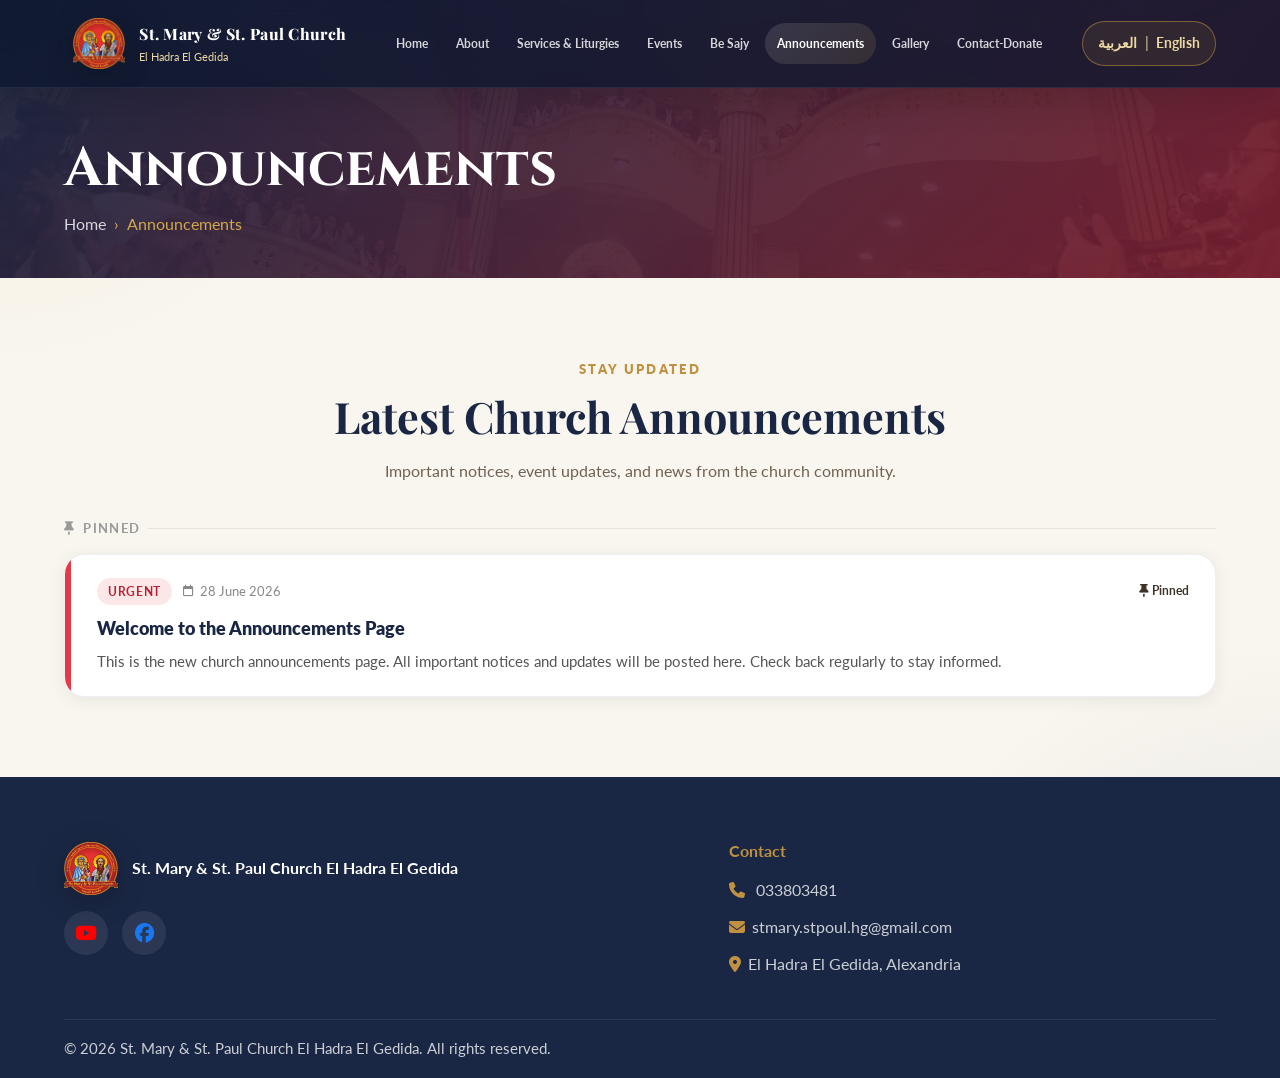
<file: pages/announcements.html>
<!DOCTYPE html>
<html lang="en" dir="ltr">
<head>
  <meta charset="UTF-8" />
  <meta name="viewport" content="width=device-width, initial-scale=1.0" />
  <title>الإعلانات - كنيسة السيدة العذراء والقديس بولس الرسول الحضرة الجديدة | Announcements - St. Mary &amp; St. Paul Church El Hadra El Gedida</title>
  <meta name="description" content="آخر إعلانات كنيسة السيدة العذراء والقديس بولس الرسول الحضرة الجديدة. Latest announcements from St. Mary &amp; St. Paul Church El Hadra El Gedida." />
  <link rel="canonical" href="https://stmarystpaulhg.org/pages/announcements.html" />
  <meta property="og:type" content="website" />
  <meta property="og:locale" content="ar_EG" />
  <meta property="og:site_name" content="كنيسة السيدة العذراء والقديس بولس الرسول" />
  <meta property="og:title" content="الإعلانات - كنيسة السيدة العذراء والقديس بولس الرسول الحضرة الجديدة | Announcements - St. Mary &amp; St. Paul Church El Hadra El Gedida" />
  <meta property="og:description" content="آخر إعلانات كنيسة السيدة العذراء والقديس بولس الرسول الحضرة الجديدة. Latest announcements from St. Mary &amp; St. Paul Church El Hadra El Gedida." />
  <meta property="og:url" content="https://stmarystpaulhg.org/pages/announcements.html" />
  <meta property="og:image" content="https://stmarystpaulhg.org/assets/church-logo.webp" />

  <link rel="icon" type="image/webp" href="../assets/church-logo.webp" />
  <link rel="preconnect" href="https://fonts.googleapis.com" />
  <link rel="preconnect" href="https://fonts.gstatic.com" crossorigin />
  <link href="https://fonts.googleapis.com/css2?family=Amiri:ital,wght@0,400;0,700;1,400&family=Cairo:wght@400;600;700;800&family=Cinzel:wght@400;600;700&family=Playfair+Display:wght@400;600;700&family=Lato:wght@300;400;700&display=swap" rel="stylesheet" />
  <link rel="stylesheet" href="https://cdnjs.cloudflare.com/ajax/libs/font-awesome/6.5.0/css/all.min.css" />
  <link rel="stylesheet" href="../css/styles.css" />
  <style>
    /* ── Filter Tabs ── */
    .ann-tabs {
      display:flex; flex-wrap:wrap; gap:.6rem; margin-bottom:2rem;
    }
    .ann-tab {
      padding:.5rem 1.2rem; border-radius:999px; border:1.5px solid rgba(26,39,68,.15);
      background:#fff; color:var(--navy); font-family:'Cairo',sans-serif; font-size:.9rem;
      font-weight:600; cursor:pointer; transition:all .18s;
    }
    .ann-tab:hover, .ann-tab.active {
      background:var(--navy); color:#fff; border-color:var(--navy);
    }
    .ann-tab.active { box-shadow:0 4px 14px rgba(26,39,68,.22); }

    /* ── Announcements Grid ── */
    .ann-grid {
      display:grid; gap:1.4rem;
    }

    /* ── Announcement Card ── */
    .ann-card {
      background:#fff; border-radius:20px; overflow:hidden;
      box-shadow:0 3px 18px rgba(0,0,0,.07); border:1px solid rgba(26,39,68,.07);
      display:grid; grid-template-columns:6px 1fr; transition:box-shadow .2s, transform .18s;
    }
    .ann-card:hover { box-shadow:0 8px 32px rgba(0,0,0,.12); transform:translateY(-2px); }
    .ann-card-accent { border-radius:0; }
    .ann-card-accent.cat-general  { background:var(--gold); }
    .ann-card-accent.cat-liturgy  { background:#7c5cbf; }
    .ann-card-accent.cat-activity { background:#2a9d8f; }
    .ann-card-accent.cat-urgent   { background:#e63946; }

    .ann-card-body { padding:1.4rem 1.6rem; }
    .ann-card-top {
      display:flex; align-items:center; gap:.7rem; flex-wrap:wrap; margin-bottom:.75rem;
    }
    .ann-cat-badge {
      font-size:.75rem; font-weight:700; padding:.2rem .7rem; border-radius:999px;
      text-transform:uppercase; letter-spacing:.06em;
    }
    .cat-general  .ann-cat-badge { background:rgba(192,160,83,.15); color:#8a6a00; }
    .cat-liturgy  .ann-cat-badge { background:rgba(124,92,191,.12); color:#5a3fa0; }
    .cat-activity .ann-cat-badge { background:rgba(42,157,143,.12); color:#1e7a6d; }
    .cat-urgent   .ann-cat-badge { background:rgba(230,57,70,.12);  color:#b52232; }

    .ann-date { font-size:.82rem; color:#888; display:flex; align-items:center; gap:.35rem; }
    .ann-date i { font-size:.75rem; }
    .ann-pinned { margin-left:auto; font-size:.78rem; color:var(--gold-dark); font-weight:700;
      display:flex; align-items:center; gap:.3rem; }
    .ann-card-title { font-size:1.1rem; font-weight:800; color:var(--navy); margin-bottom:.5rem; line-height:1.35; }
    .ann-card-body-text { color:#555; font-size:.95rem; line-height:1.65; }

    /* ── Empty state ── */
    .ann-empty {
      text-align:center; padding:4rem 2rem; color:#aaa;
      font-size:1.05rem; display:none;
    }
    .ann-empty i { font-size:2.5rem; margin-bottom:1rem; display:block; color:var(--gold); opacity:.4; }

    /* ── Pinned section ── */
    .ann-section-label {
      font-size:.82rem; font-weight:700; text-transform:uppercase; letter-spacing:.1em;
      color:#999; margin-bottom:.9rem; display:flex; align-items:center; gap:.5rem;
    }
    .ann-section-label::after { content:''; flex:1; height:1px; background:rgba(0,0,0,.08); }
  </style>
</head>
<body data-title-en="الإعلانات - كنيسة السيدة العذراء والقديس بولس الرسول الحضرة الجديدة | Announcements - St. Mary &amp; St. Paul Church El Hadra El Gedida"
      data-title-ar="الإعلانات - كنيسة السيدة العذراء والقديس بولس الرسول الحضرة الجديدة"
      data-desc-en="آخر إعلانات كنيسة السيدة العذراء والقديس بولس الرسول الحضرة الجديدة. Latest announcements from St. Mary &amp; St. Paul Church El Hadra El Gedida."
      data-desc-ar="آخر إعلانات كنيسة السيدة العذراء والقديس بولس الرسول الحضرة الجديدة.">

<nav id="nav">
  <div class="nav-inner">
    <a href="../index.html" class="nav-brand">
      <img src="../assets/church-logo.webp" alt="Church logo" class="brand-logo" />
      <div>
        <div class="brand-name" data-en="St. Mary &amp; St. Paul Church " data-ar="كنيسة السيدة العذراء والقديس بولس الرسول ">St. Mary &amp; St. Paul Church </div>
        <div class="brand-sub" data-en="El Hadra El Gedida" data-ar="الحضرة الجديدة">El Hadra El Gedida</div>
      </div>
    </a>
    <div class="nav-links">
      <a href="../index.html" data-en="Home" data-ar="الرئيسية">Home</a><a href="about.html" data-en="About" data-ar="عن الكنيسة">About</a><a href="services.html" data-en="Services &amp; Liturgies" data-ar="القداسات والخدمات">Services &amp; Liturgies</a><a href="events.html" data-en="Events" data-ar="الفعاليات">Events</a><a href="be-sajy.html" data-en="Be Sajy" data-ar="بي ساجي">Be Sajy</a><a href="announcements.html" class="active" data-en="Announcements" data-ar="الإعلانات">Announcements</a><a href="gallery.html" data-en="Gallery" data-ar="المعرض">Gallery</a><a href="contact.html" data-en="Contact-Donate" data-ar="اتصل بنا-تبرع">Contact-Donate</a>
    </div>
    <div class="nav-actions">
      <button class="lang-toggle" type="button" onclick="toggleLanguage()" aria-label="Language switch">
        <span>العربية</span><span class="sep">|</span><span>English</span>
      </button>
      <button class="hamburger" id="hamburger" onclick="toggleMenu()" aria-label="Toggle navigation">
        <span></span><span></span><span></span>
      </button>
    </div>
  </div>
</nav>
<div class="nav-mob" id="navMob">
  <button class="lang-toggle" type="button" onclick="toggleLanguage()" aria-label="Language switch">
    <span>العربية</span>
    <span class="sep">|</span>
    <span>English</span>
  </button>
  <a href="../index.html" data-en="Home" data-ar="الرئيسية">Home</a><a href="about.html" data-en="About" data-ar="عن الكنيسة">About</a><a href="services.html" data-en="Services &amp; Liturgies" data-ar="القداسات والخدمات">Services &amp; Liturgies</a><a href="events.html" data-en="Events" data-ar="الفعاليات">Events</a><a href="be-sajy.html" data-en="Be Sajy" data-ar="بي ساجي">Be Sajy</a><a href="announcements.html" class="active" data-en="Announcements" data-ar="الإعلانات">Announcements</a><a href="gallery.html" data-en="Gallery" data-ar="المعرض">Gallery</a><a href="contact.html" data-en="Contact-Donate" data-ar="اتصل بنا-تبرع">Contact-Donate</a>
</div>

<div class="pg-banner">
  <div class="container">
    <h1 data-en="Announcements" data-ar="الإعلانات">Announcements</h1>
    <div class="breadcrumb">
      <span data-en="Home" data-ar="الرئيسية">Home</span>
      <span class="bc-gold">›</span>
      <span class="bc-gold" data-en="Announcements" data-ar="الإعلانات">Announcements</span>
    </div>
  </div>
</div>

<section class="section">
  <div class="container">

    <div class="sec-hd reveal-up">
      <span class="eyebrow" data-en="Stay Updated" data-ar="ابقَ على اطلاع">Stay Updated</span>
      <h2 data-en="Latest Church Announcements" data-ar="آخر إعلانات الكنيسة">Latest Church Announcements</h2>
      <p data-en="Important notices, event updates, and news from the church community." data-ar="إشعارات مهمة وتحديثات الفعاليات وأخبار الأسرة الكنسية.">Important notices, event updates, and news from the church community.</p>
    </div>

    <!-- Pinned -->
    <div class="ann-section-label reveal-up" id="pinned-label">
      <i class="fa-solid fa-thumbtack"></i>
      <span data-en="Pinned" data-ar="مثبت">Pinned</span>
    </div>
    <div class="ann-grid" id="pinned-grid">
      <div class="ann-card cat-urgent" data-category="urgent" data-pinned="true">
        <div class="ann-card-accent cat-urgent"></div>
        <div class="ann-card-body">
          <div class="ann-card-top">
            <span class="ann-cat-badge" data-en="Urgent" data-ar="عاجل">Urgent</span>
            <span class="ann-date"><i class="fa-regular fa-calendar"></i> 28 June 2026</span>
            <span class="ann-pinned"><i class="fa-solid fa-thumbtack"></i> <span data-en="Pinned" data-ar="مثبت">Pinned</span></span>
          </div>
          <div class="ann-card-title" data-en="Welcome to the Announcements Page" data-ar="أهلاً بك في صفحة الإعلانات">Welcome to the Announcements Page</div>
          <div class="ann-card-body-text" data-en="This is the new church announcements page. All important notices and updates will be posted here. Check back regularly to stay informed." data-ar="هذه هي صفحة الإعلانات الجديدة للكنيسة. ستُنشر هنا جميع الإشعارات والتحديثات المهمة. تابعوا الصفحة بانتظام للاطلاع على كل جديد.">This is the new church announcements page. All important notices and updates will be posted here. Check back regularly to stay informed.</div>
        </div>
      </div>
    </div>

  </div>
</section>

<footer id="footer">
  <div class="container">
    <div class="foot-grid">
      <div class="foot-about">
        <div class="foot-logo">
          <img src="../assets/church-logo.webp" alt="Church logo" class="foot-logo-img" />
          <span data-en="St. Mary &amp; St. Paul Church  El Hadra El Gedida" data-ar="كنيسة السيدة العذراء والقديس بولس الرسول الحضره الجديده">St. Mary &amp; St. Paul Church  El Hadra El Gedida</span>
        </div>
        <div class="foot-social">
          <a href="https://www.youtube.com/@St.Mary_St.Paul_HG" target="_blank" rel="noopener" aria-label="YouTube"><i class="fa-brands fa-youtube" style="color:#ff0000"></i></a>
          <a href="https://www.facebook.com/St.MarySt.Paul.HG/" target="_blank" rel="noopener" aria-label="Facebook"><i class="fa-brands fa-facebook" style="color:#1877f2"></i></a>
        </div>
      </div>

      <div class="foot-col">
        <h4 data-en="Contact" data-ar="التواصل">Contact</h4>
        <ul class="contact-list">
          <li><i class="fa-solid fa-phone"></i> <a href="tel:033803481">033803481</a></li>
          <li><i class="fa-solid fa-envelope"></i><a href="mailto:stmary.stpoul.hg@gmail.com">stmary.stpoul.hg@gmail.com</a></li>
          <li><i class="fa-solid fa-location-dot"></i><a href="https://maps.app.goo.gl/TsvVpz9CCjcPpRaT8" target="_blank" rel="noopener" data-en="El Hadra El Gedida, Alexandria" data-ar="الحضرة الجديدة، الإسكندرية">El Hadra El Gedida, Alexandria</a></li>
        </ul>
      </div>
    </div>

    <div class="foot-bottom">
      <span data-en="© 2026 St. Mary &amp; St. Paul Church  El Hadra El Gedida. All rights reserved." data-ar="© 2026 كنيسة السيدة العذراء والقديس بولس الرسول الحضره الجديده. جميع الحقوق محفوظة.">© 2026 St. Mary &amp; St. Paul Church  El Hadra El Gedida. All rights reserved.</span>
    </div>
  </div>
</footer>

<button id="btt" onclick="window.scrollTo({top:0,behavior:'smooth'})" title="Back to top">
  <i class="fa-solid fa-chevron-up"></i>
</button>
<script src="../js/main.js"></script>

<!-- محتوى عربي ثابت لمحركات البحث (نفس نص الصفحة العربي) -->
<div lang="ar" dir="rtl" style="position:absolute;top:0;left:0;width:1px;height:1px;margin:-1px;padding:0;overflow:hidden;clip:rect(0,0,0,0);clip-path:inset(50%);white-space:nowrap;border:0;">
<h2>الإعلانات</h2>
<p>الرئيسية</p>
<p>ابقَ على اطلاع</p>
<h2>آخر إعلانات الكنيسة</h2>
<p>إشعارات مهمة وتحديثات الفعاليات وأخبار الأسرة الكنسية.</p>
<p>مثبت</p>
<p>عاجل</p>
<p>أهلاً بك في صفحة الإعلانات</p>
<p>هذه هي صفحة الإعلانات الجديدة للكنيسة. ستُنشر هنا جميع الإشعارات والتحديثات المهمة. تابعوا الصفحة بانتظام للاطلاع على كل جديد.</p>
<p>كنيسة السيدة العذراء والقديس بولس الرسول الحضرة الجديدة</p>
<h4>التواصل</h4>
<p>الحضرة الجديدة، الإسكندرية</p>
<p>© 2026 كنيسة السيدة العذراء والقديس بولس الرسول الحضرة الجديدة. جميع الحقوق محفوظة.</p>
</div>
</body>
</html>
</file>
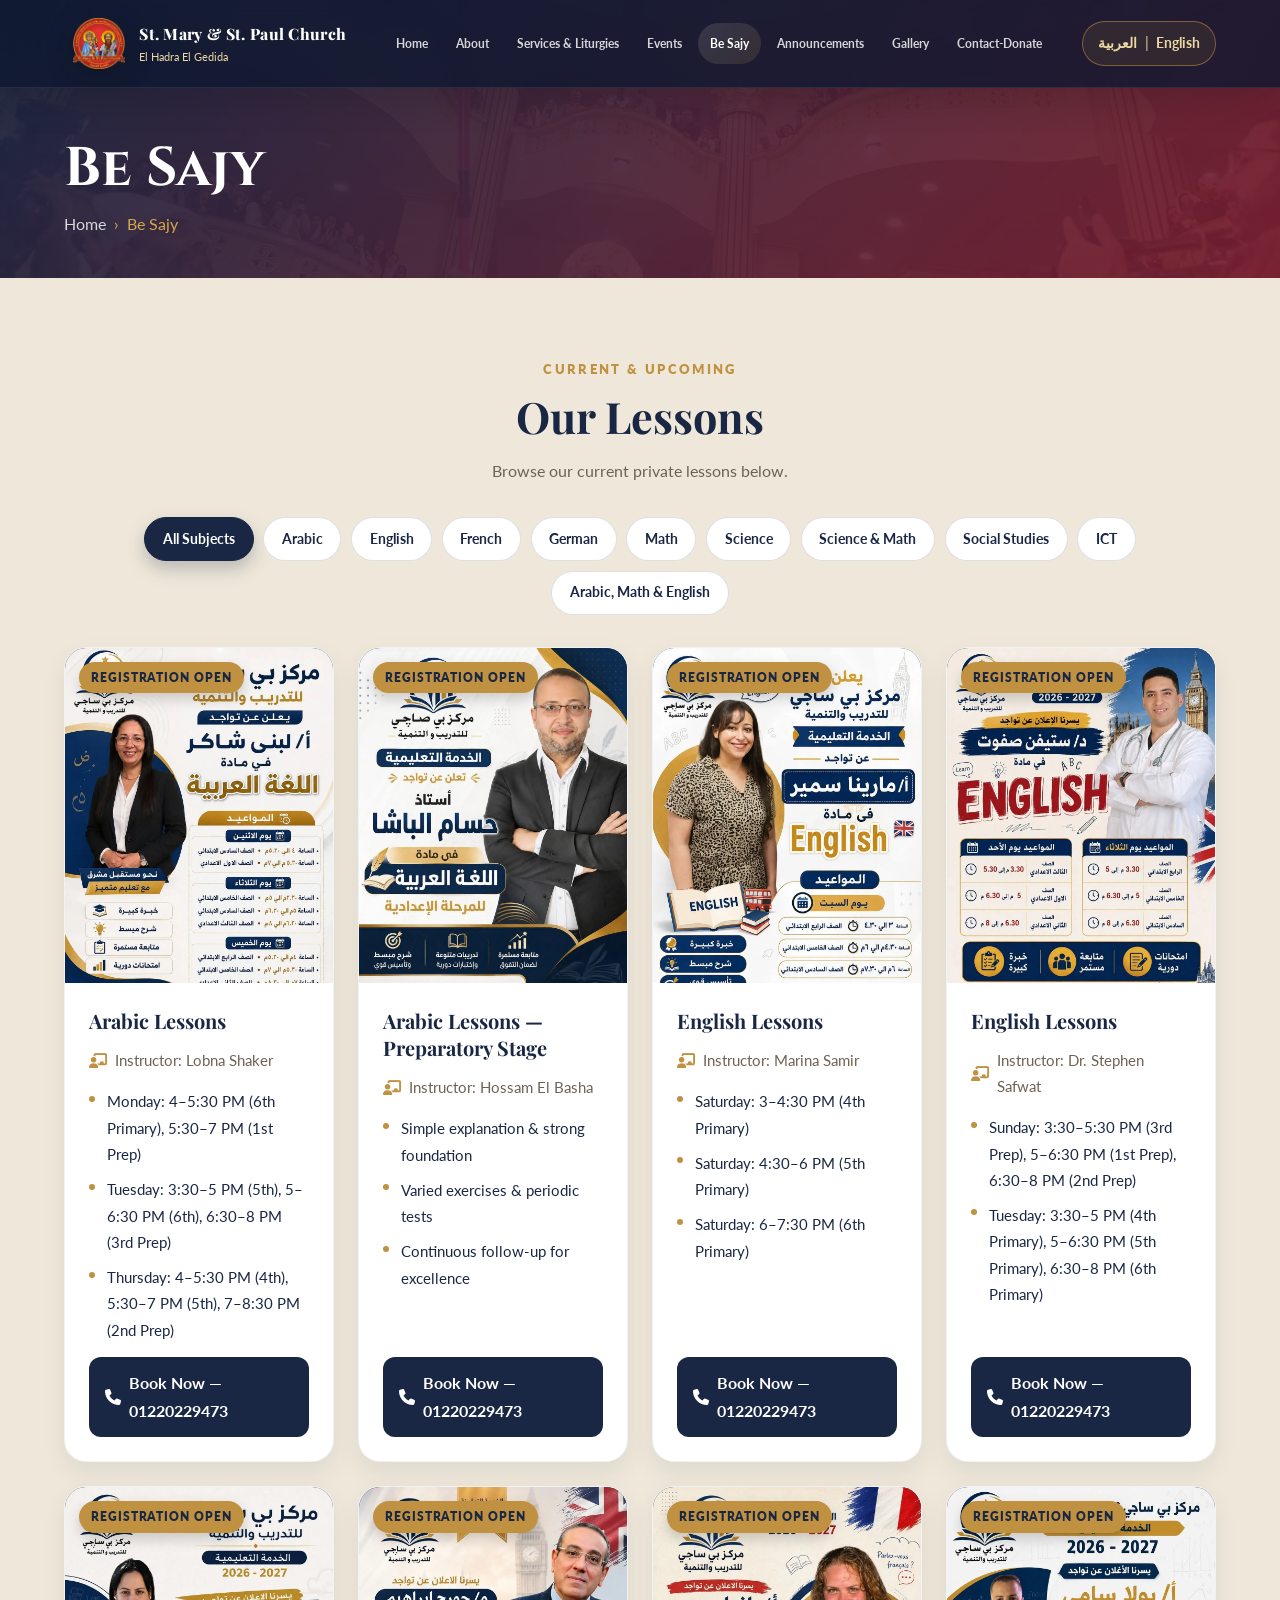
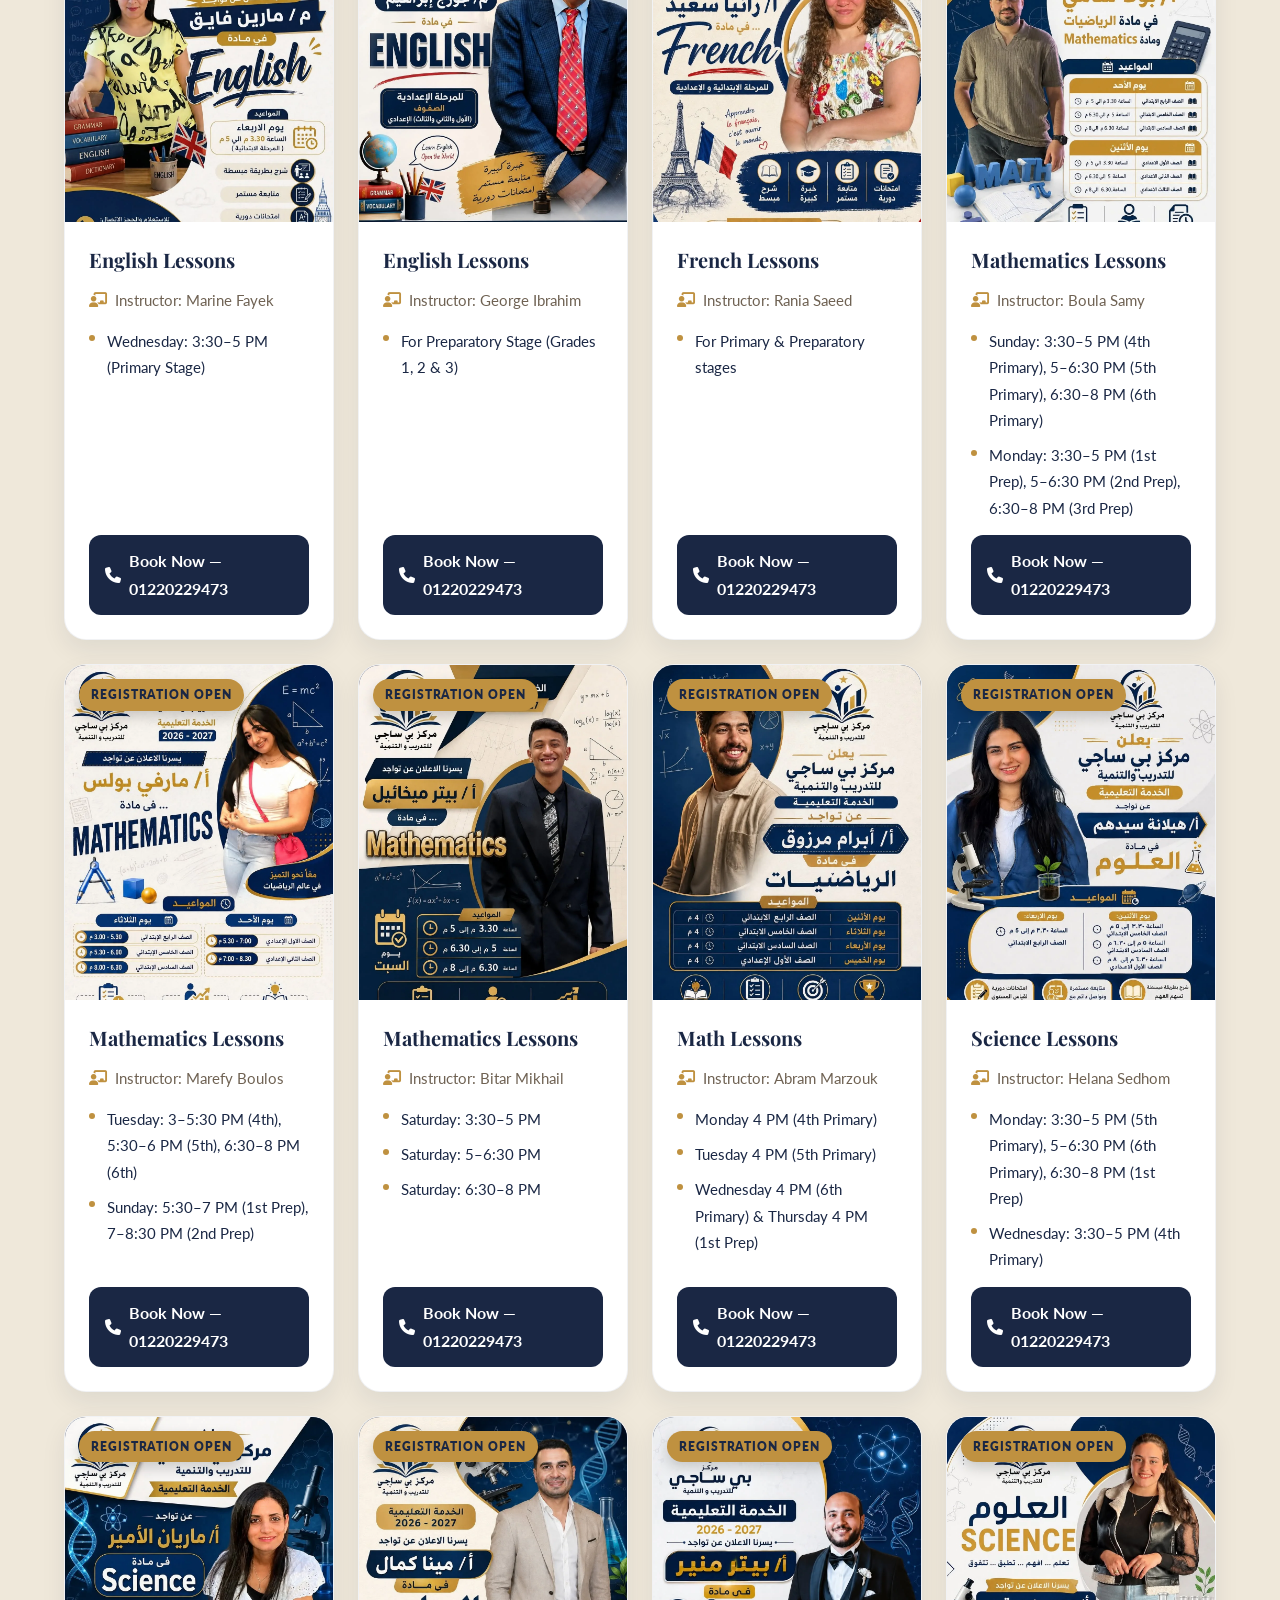
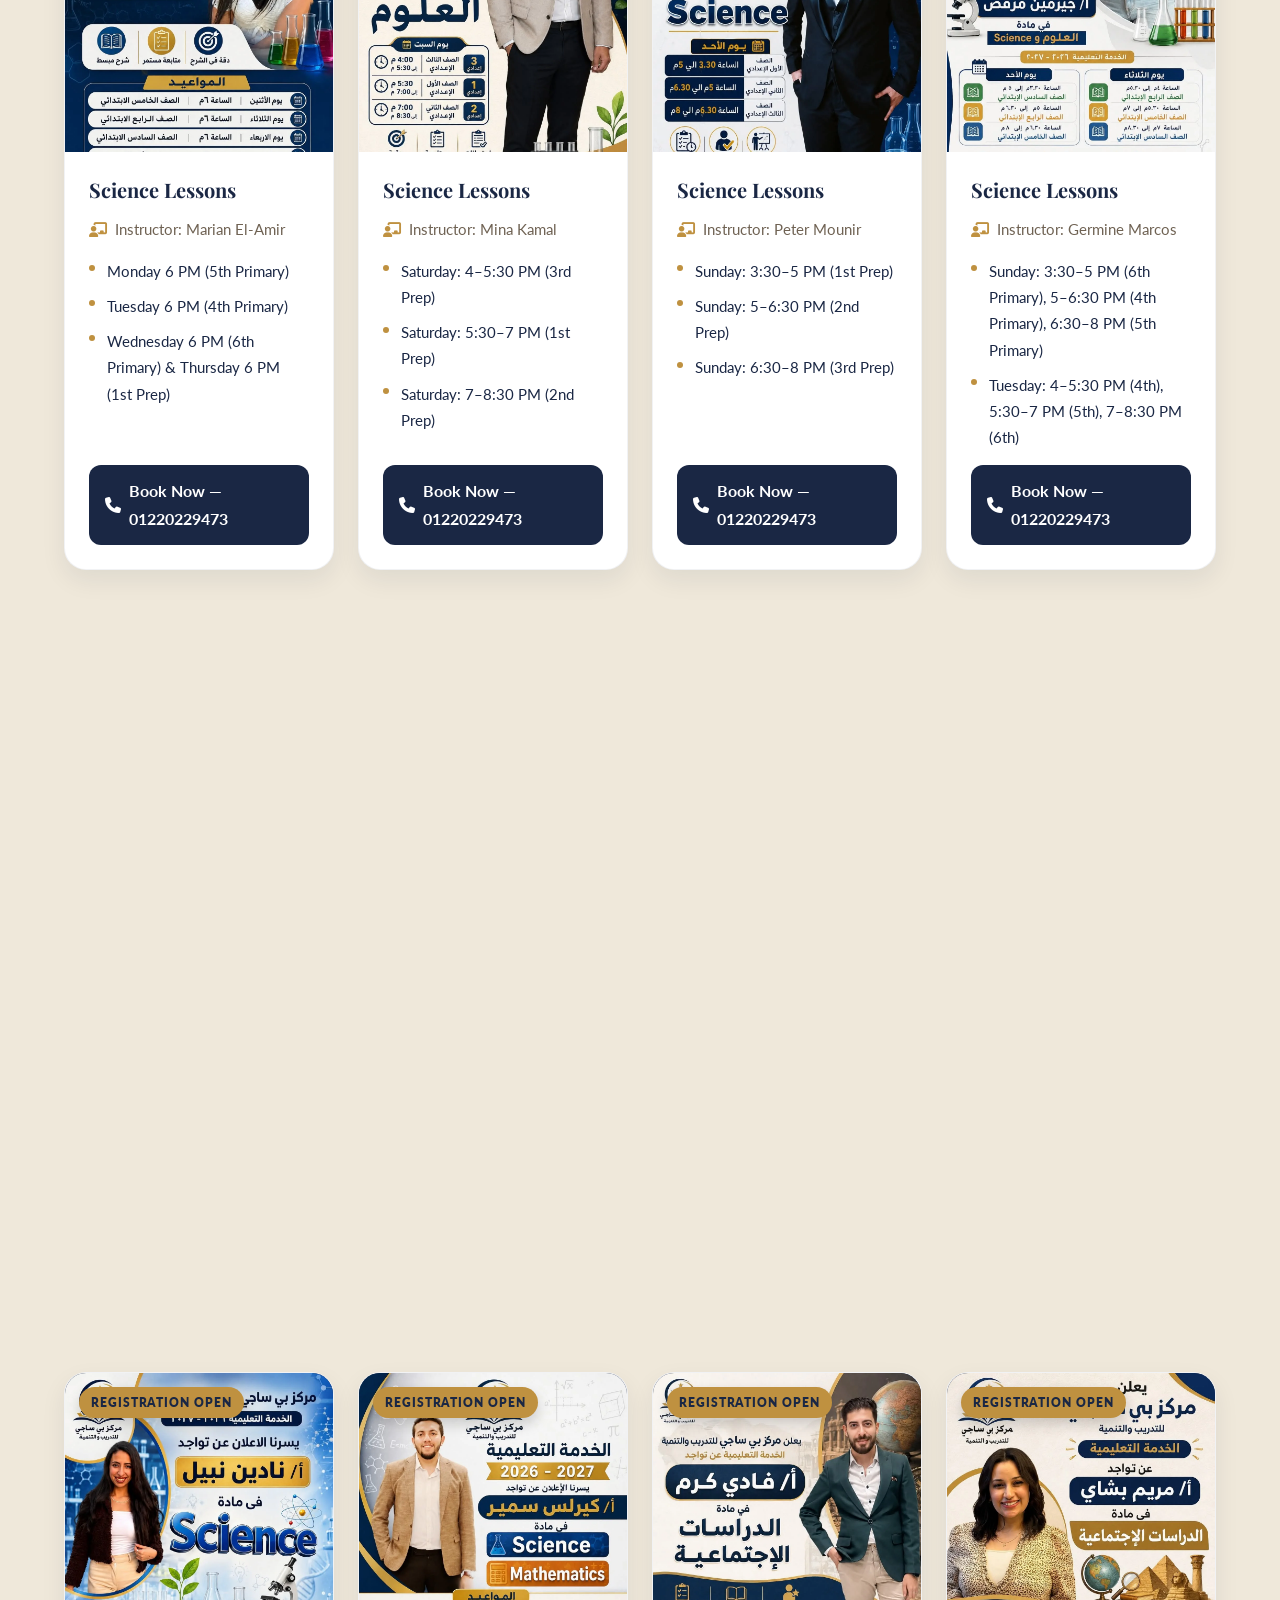
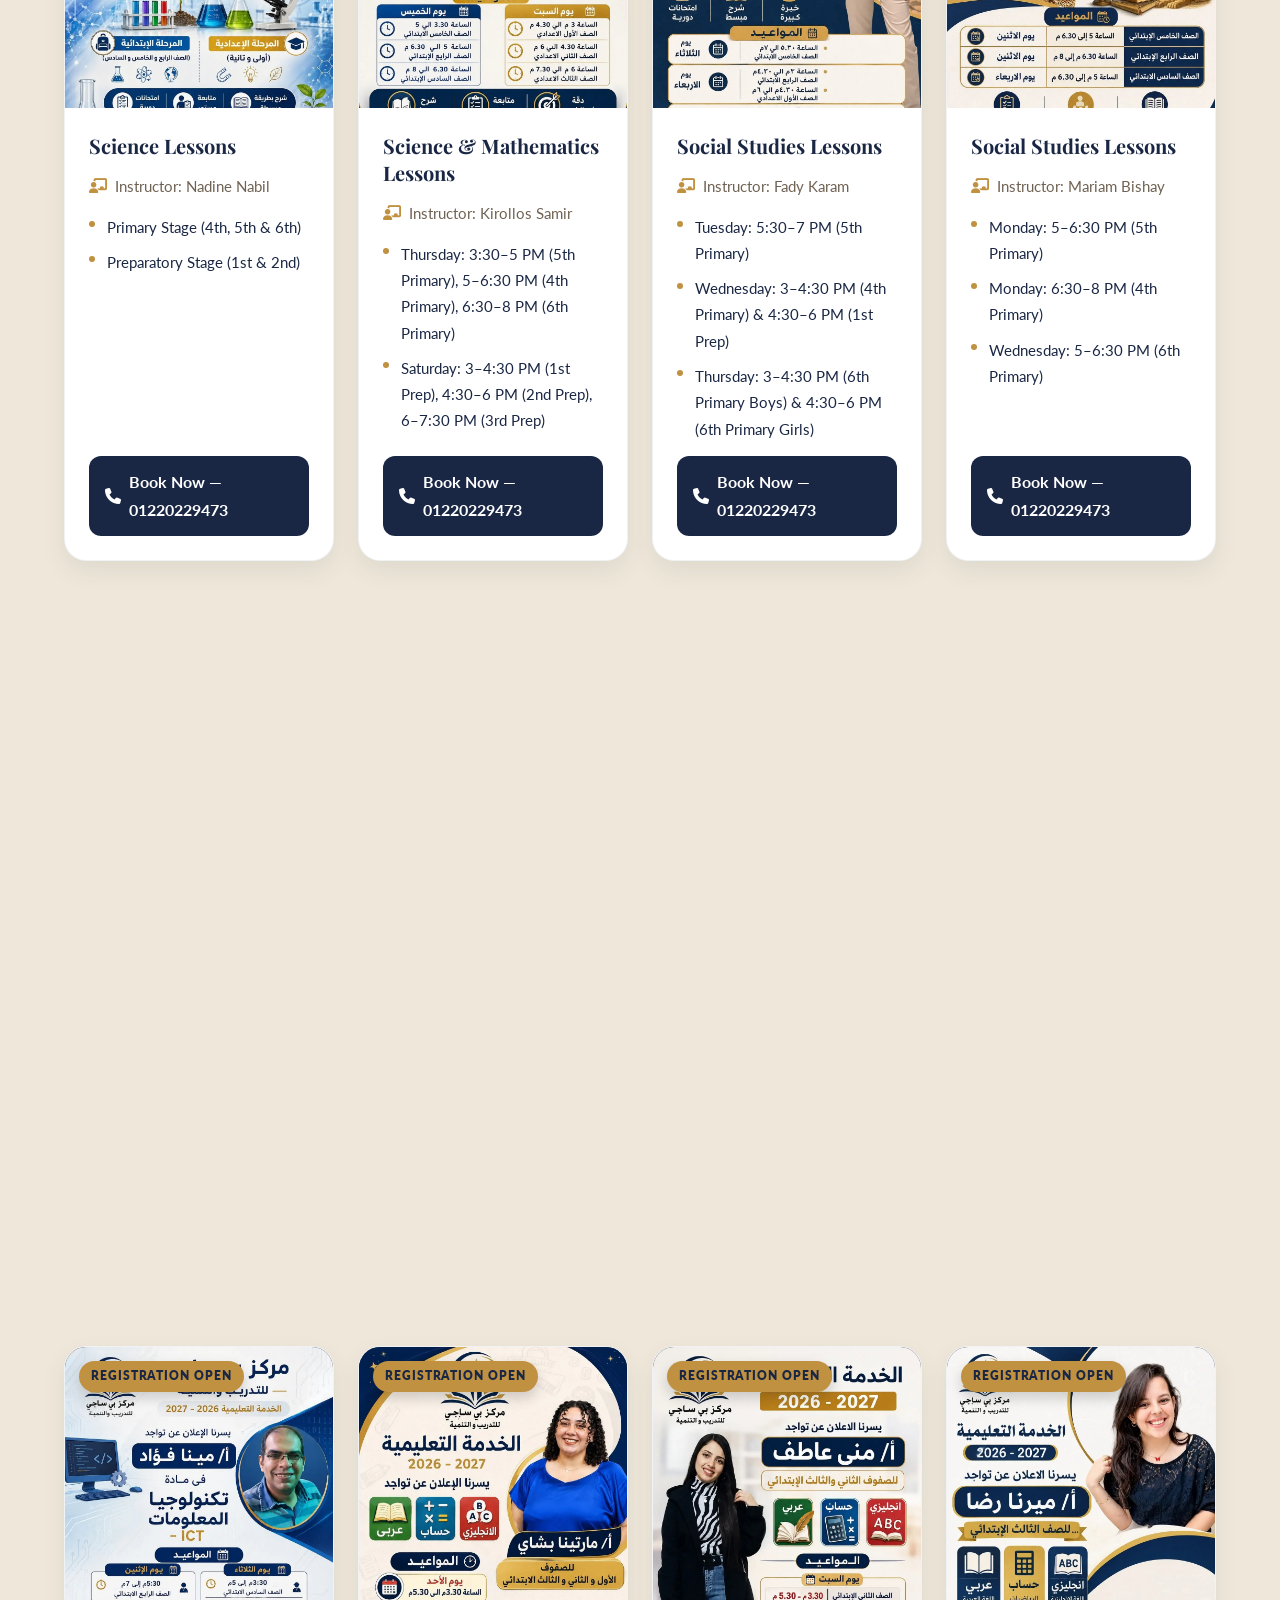
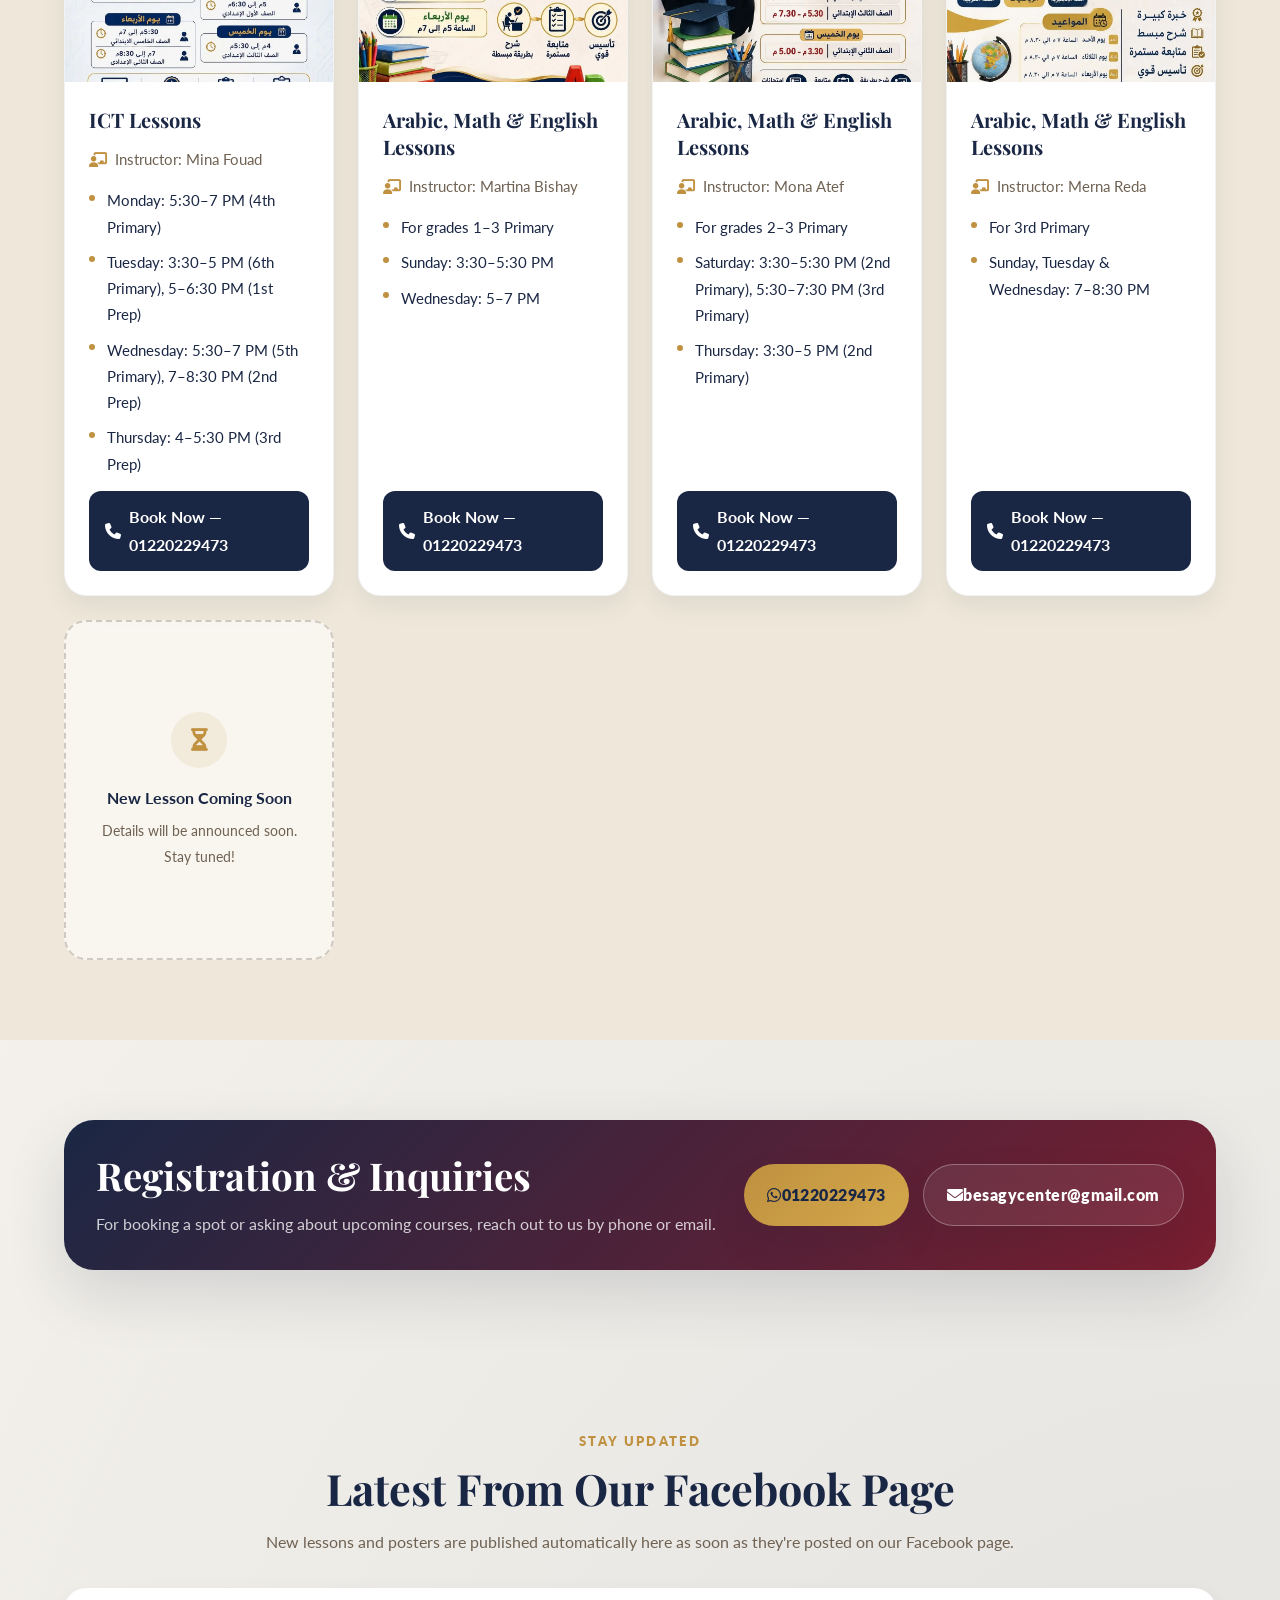
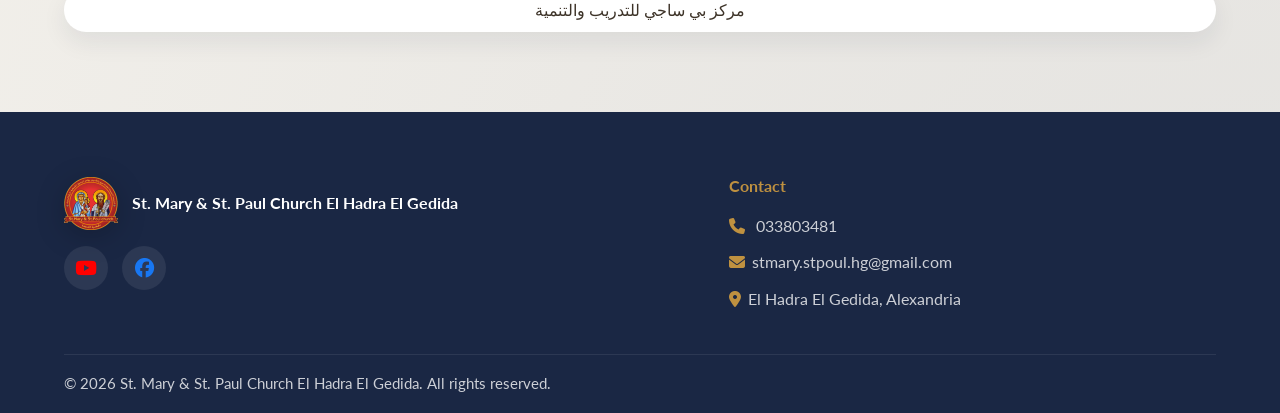
<file: pages/be-sajy.html>
<!DOCTYPE html>
<html lang="en" dir="ltr">
<head>
  <meta charset="UTF-8" />
  <meta name="viewport" content="width=device-width, initial-scale=1.0" />
  <meta name="description" content="مركز بي ساجي للتدريب والتنمية، التابع لكنيسة السيدة العذراء والقديس بولس الرسول، يقدّم دورات تدريبية عملية لأبناء الرعية. Be Sajy Training &amp; Development Center, affiliated with St. Mary &amp; St. Paul Church, offering practical skills courses for the community." />
  <title>بي ساجي - كنيسة السيدة العذراء والقديس بولس الرسول الحضرة الجديدة | Be Sajy - St. Mary &amp; St. Paul Church</title>
  <link rel="canonical" href="https://stmarystpaulhg.org/pages/be-sajy.html" />
  <meta property="og:type" content="website" />
  <meta property="og:locale" content="ar_EG" />
  <meta property="og:site_name" content="كنيسة السيدة العذراء والقديس بولس الرسول" />
  <meta property="og:title" content="بي ساجي - كنيسة السيدة العذراء والقديس بولس الرسول الحضرة الجديدة | Be Sajy - St. Mary &amp; St. Paul Church" />
  <meta property="og:description" content="مركز بي ساجي للتدريب والتنمية، التابع لكنيسة السيدة العذراء والقديس بولس الرسول، يقدّم دورات تدريبية عملية لأبناء الرعية. Be Sajy Training &amp; Development Center, affiliated with St. Mary &amp; St. Paul Church, offering practical skills courses for the community." />
  <meta property="og:url" content="https://stmarystpaulhg.org/pages/be-sajy.html" />
  <meta property="og:image" content="https://stmarystpaulhg.org/assets/church-logo.webp" />

  <link rel="icon" type="image/webp" href="../assets/church-logo.webp" />
  <link rel="preconnect" href="https://fonts.googleapis.com" />
  <link rel="preconnect" href="https://fonts.gstatic.com" crossorigin />
  <link href="https://fonts.googleapis.com/css2?family=Amiri:ital,wght@0,400;0,700;1,400&family=Cairo:wght@400;600;700;800&family=Cinzel:wght@400;600;700&family=Playfair+Display:wght@400;600;700&family=Lato:wght@300;400;700&display=swap" rel="stylesheet" />
  <link rel="stylesheet" href="https://cdnjs.cloudflare.com/ajax/libs/font-awesome/6.5.0/css/all.min.css" />
  <link rel="stylesheet" href="../css/styles.css" />
</head>
<body data-title-en="بي ساجي - كنيسة السيدة العذراء والقديس بولس الرسول الحضرة الجديدة | Be Sajy - St. Mary &amp; St. Paul Church" data-title-ar="بي ساجي - كنيسة السيدة العذراء والقديس بولس الرسول الحضرة الجديدة" data-desc-en="مركز بي ساجي للتدريب والتنمية، التابع لكنيسة السيدة العذراء والقديس بولس الرسول، يقدّم دورات تدريبية عملية لأبناء الرعية. Be Sajy Training &amp; Development Center, affiliated with St. Mary &amp; St. Paul Church, offering practical skills courses for the community." data-desc-ar="مركز بي ساجي للتدريب والتنمية، التابع لكنيسة السيدة العذراء والقديس بولس الرسول، يقدّم دورات تدريبية عملية لأبناء الرعية.">
<div id="fb-root"></div>
<script async defer crossorigin="anonymous" src="https://connect.facebook.net/ar_AR/sdk.js#xfbml=1&version=v19.0"></script>
  
<nav id="nav">
  <div class="nav-inner">
    <a href="../index.html" class="nav-brand">
      <img src="../assets/church-logo.webp" alt="Church logo" class="brand-logo" />
      <div>
        <div class="brand-name" data-en="St. Mary &amp; St. Paul Church " data-ar="كنيسة السيدة العذراء والقديس بولس الرسول ">St. Mary &amp; St. Paul Church</div>
        <div class="brand-sub" data-en="El Hadra El Gedida" data-ar="الحضرة الجديدة">El Hadra El Gedida</div>
      </div>
    </a>

    <div class="nav-links">
      <a href="../index.html" data-en="Home" data-ar="الرئيسية">Home</a><a href="about.html" data-en="About" data-ar="عن الكنيسة">About</a><a href="services.html" data-en="Services &amp; Liturgies" data-ar="القداسات والخدمات">Services &amp; Liturgies</a><a href="events.html" data-en="Events" data-ar="الفعاليات">Events</a><a href="be-sajy.html" class="active" data-en="Be Sajy" data-ar="بي ساجي">Be Sajy</a><a href="announcements.html" data-en="Announcements" data-ar="الإعلانات">Announcements</a><a href="gallery.html" data-en="Gallery" data-ar="المعرض">Gallery</a><a href="contact.html" data-en="Contact-Donate" data-ar="اتصل بنا-تبرع">Contact-Donate</a>
    </div>

    <div class="nav-actions">
      <button class="lang-toggle" type="button" onclick="toggleLanguage()" aria-label="Language switch">
        <span>العربية</span>
        <span class="sep">|</span>
        <span>English</span>
      </button>
      <button class="hamburger" id="hamburger" onclick="toggleMenu()" aria-label="Toggle navigation">
        <span></span><span></span><span></span>
      </button>
    </div>
  </div>
</nav>

<div class="nav-mob" id="navMob">
  <button class="lang-toggle" type="button" onclick="toggleLanguage()" aria-label="Language switch">
    <span>العربية</span>
    <span class="sep">|</span>
    <span>English</span>
  </button>
  <a href="../index.html" data-en="Home" data-ar="الرئيسية">Home</a><a href="about.html" data-en="About" data-ar="عن الكنيسة">About</a><a href="services.html" data-en="Services &amp; Liturgies" data-ar="القداسات والخدمات">Services &amp; Liturgies</a><a href="events.html" data-en="Events" data-ar="الفعاليات">Events</a><a href="be-sajy.html" class="active" data-en="Be Sajy" data-ar="بي ساجي">Be Sajy</a><a href="announcements.html" data-en="Announcements" data-ar="الإعلانات">Announcements</a><a href="gallery.html" data-en="Gallery" data-ar="المعرض">Gallery</a><a href="contact.html" data-en="Contact-Donate" data-ar="اتصل بنا-تبرع">Contact-Donate</a>
</div>

  
<div class="pg-banner">
  <div class="container">
    <h1 data-en="Be Sajy" data-ar="بي ساجي">Be Sajy</h1>
    <div class="breadcrumb"><span data-en="Home" data-ar="الرئيسية">Home</span> <span class="bc-gold">›</span> <span class="bc-gold" data-en="Be Sajy" data-ar="بي ساجي">Be Sajy</span></div>
  </div>
</div>

<section class="section sec--alt">
  <div class="container">
    <div class="sec-hd">
      <span class="eyebrow" data-en="Current &amp; Upcoming" data-ar="الحالي والقادم">Current &amp; Upcoming</span>
      <h2 data-en="Our Lessons" data-ar="الدروس">Our Lessons</h2>
      <p data-en="Browse our current private lessons below." data-ar="تصفّح الدروس الحالية أدناه.">Browse our current private lessons below.</p>
    </div>

    <div class="subject-filters" role="group" aria-label="Filter lessons by subject">
      <button type="button" class="subject-filter active" data-filter="all" data-en="All Subjects" data-ar="كل المواد">All Subjects</button>
      <button type="button" class="subject-filter" data-filter="arabic" data-en="Arabic" data-ar="اللغة العربية">Arabic</button>
      <button type="button" class="subject-filter" data-filter="english" data-en="English" data-ar="اللغة الإنجليزية">English</button>
      <button type="button" class="subject-filter" data-filter="french" data-en="French" data-ar="اللغة الفرنسية">French</button>
      <button type="button" class="subject-filter" data-filter="german" data-en="German" data-ar="اللغة الألمانية">German</button>
      <button type="button" class="subject-filter" data-filter="math" data-en="Math" data-ar="الرياضيات">Math</button>
      <button type="button" class="subject-filter" data-filter="science" data-en="Science" data-ar="العلوم">Science</button>
      <button type="button" class="subject-filter" data-filter="science-math" data-en="Science &amp; Math" data-ar="العلوم والرياضيات">Science &amp; Math</button>
      <button type="button" class="subject-filter" data-filter="social" data-en="Social Studies" data-ar="الدراسات الاجتماعية">Social Studies</button>
      <button type="button" class="subject-filter" data-filter="ict" data-en="ICT" data-ar="تكنولوجيا المعلومات">ICT</button>
      <button type="button" class="subject-filter" data-filter="multi" data-en="Arabic, Math &amp; English" data-ar="عربي وحساب وانجليزي">Arabic, Math &amp; English</button>
    </div>

    <div class="grid-4 course-grid">

      <div class="course-card reveal-up" data-subject="arabic">
        <div class="course-media">
          <span class="course-badge" data-en="Registration Open" data-ar="الحجز متاح">Registration Open</span>
          <img src="../assets/lesson_arabic_lobna.webp" alt="Arabic Lessons — Lobna Shaker" />
        </div>
        <div class="course-body">
          <h3 class="course-title" data-en="Arabic Lessons" data-ar="دروس اللغة العربية">Arabic Lessons</h3>
          <div class="course-instructor"><i class="fa-solid fa-chalkboard-user"></i><span data-en="Instructor: Lobna Shaker" data-ar="الأستاذة: لبنى شاكر">Instructor: Lobna Shaker</span></div>
          <ul class="course-tags">
            <li data-en="Monday: 4–5:30 PM (6th Primary), 5:30–7 PM (1st Prep)" data-ar="الاثنين: 4 - 5.30 م (سادس ابتدائي)، 5.30 - 7 م (أول إعدادي)">Monday: 4–5:30 PM (6th Primary), 5:30–7 PM (1st Prep)</li>
            <li data-en="Tuesday: 3:30–5 PM (5th), 5–6:30 PM (6th), 6:30–8 PM (3rd Prep)" data-ar="الثلاثاء: 3.30 - 5 م (خامس)، 5 - 6.30 م (سادس)، 6.30 - 8 م (ثالث إعدادي)">Tuesday: 3:30–5 PM (5th), 5–6:30 PM (6th), 6:30–8 PM (3rd Prep)</li>
            <li data-en="Thursday: 4–5:30 PM (4th), 5:30–7 PM (5th), 7–8:30 PM (2nd Prep)" data-ar="الخميس: 4 - 5.30 م (رابع)، 5.30 - 7 م (خامس)، 7 - 8.30 م (ثاني إعدادي)">Thursday: 4–5:30 PM (4th), 5:30–7 PM (5th), 7–8:30 PM (2nd Prep)</li>
          </ul>
          <a class="course-cta" href="tel:01220229473"><i class="fa-solid fa-phone"></i><span data-en="Book Now — 01220229473" data-ar="للحجز والتواصل - 01220229473">Book Now — 01220229473</span></a>
        </div>
      </div>
      <div class="course-card reveal-up" data-subject="arabic">
        <div class="course-media">
          <span class="course-badge" data-en="Registration Open" data-ar="الحجز متاح">Registration Open</span>
          <img src="../assets/lesson_arabic_hossam.webp" alt="Arabic Lessons — Preparatory Stage — Hossam El Basha" />
        </div>
        <div class="course-body">
          <h3 class="course-title" data-en="Arabic Lessons — Preparatory Stage" data-ar="دروس اللغة العربية - للمرحلة الإعدادية">Arabic Lessons — Preparatory Stage</h3>
          <div class="course-instructor"><i class="fa-solid fa-chalkboard-user"></i><span data-en="Instructor: Hossam El Basha" data-ar="الأستاذ: حسام الباشا">Instructor: Hossam El Basha</span></div>
          <ul class="course-tags">
            <li data-en="Simple explanation &amp; strong foundation" data-ar="شرح مبسط وتأسيس قوي">Simple explanation &amp; strong foundation</li>
            <li data-en="Varied exercises &amp; periodic tests" data-ar="تدريبات متنوعة واختبارات دورية">Varied exercises &amp; periodic tests</li>
            <li data-en="Continuous follow-up for excellence" data-ar="متابعة مستمرة لضمان التفوق">Continuous follow-up for excellence</li>
          </ul>
          <a class="course-cta" href="tel:01220229473"><i class="fa-solid fa-phone"></i><span data-en="Book Now — 01220229473" data-ar="للحجز والتواصل - 01220229473">Book Now — 01220229473</span></a>
        </div>
      </div>
      <div class="course-card reveal-up" data-subject="english">
        <div class="course-media">
          <span class="course-badge" data-en="Registration Open" data-ar="الحجز متاح">Registration Open</span>
          <img src="../assets/lesson_english_marina.webp" alt="English Lessons — Marina Samir" />
        </div>
        <div class="course-body">
          <h3 class="course-title" data-en="English Lessons" data-ar="دروس اللغة الإنجليزية">English Lessons</h3>
          <div class="course-instructor"><i class="fa-solid fa-chalkboard-user"></i><span data-en="Instructor: Marina Samir" data-ar="الأستاذة: مارينا سمير">Instructor: Marina Samir</span></div>
          <ul class="course-tags">
            <li data-en="Saturday: 3–4:30 PM (4th Primary)" data-ar="السبت: 3 - 4.30 م (الرابع الابتدائي)">Saturday: 3–4:30 PM (4th Primary)</li>
            <li data-en="Saturday: 4:30–6 PM (5th Primary)" data-ar="السبت: 4.30 - 6 م (الخامس الابتدائي)">Saturday: 4:30–6 PM (5th Primary)</li>
            <li data-en="Saturday: 6–7:30 PM (6th Primary)" data-ar="السبت: 6 - 7.30 م (السادس الابتدائي)">Saturday: 6–7:30 PM (6th Primary)</li>
          </ul>
          <a class="course-cta" href="tel:01220229473"><i class="fa-solid fa-phone"></i><span data-en="Book Now — 01220229473" data-ar="للحجز والتواصل - 01220229473">Book Now — 01220229473</span></a>
        </div>
      </div>
      <div class="course-card reveal-up" data-subject="english">
        <div class="course-media">
          <span class="course-badge" data-en="Registration Open" data-ar="الحجز متاح">Registration Open</span>
          <img src="../assets/lesson_english_stephen.webp" alt="English Lessons — Dr. Stephen Safwat" />
        </div>
        <div class="course-body">
          <h3 class="course-title" data-en="English Lessons" data-ar="دروس اللغة الإنجليزية">English Lessons</h3>
          <div class="course-instructor"><i class="fa-solid fa-chalkboard-user"></i><span data-en="Instructor: Dr. Stephen Safwat" data-ar="د: ستيفن صفوت">Instructor: Dr. Stephen Safwat</span></div>
          <ul class="course-tags">
            <li data-en="Sunday: 3:30–5:30 PM (3rd Prep), 5–6:30 PM (1st Prep), 6:30–8 PM (2nd Prep)" data-ar="الأحد: 3.30 - 5.30 م (ثالث إعدادي)، 5 - 6.30 م (أول إعدادي)، 6.30 - 8 م (ثاني إعدادي)">Sunday: 3:30–5:30 PM (3rd Prep), 5–6:30 PM (1st Prep), 6:30–8 PM (2nd Prep)</li>
            <li data-en="Tuesday: 3:30–5 PM (4th Primary), 5–6:30 PM (5th Primary), 6:30–8 PM (6th Primary)" data-ar="الثلاثاء: 3.30 - 5 م (رابع ابتدائي)، 5 - 6.30 م (خامس ابتدائي)، 6.30 - 8 م (سادس ابتدائي)">Tuesday: 3:30–5 PM (4th Primary), 5–6:30 PM (5th Primary), 6:30–8 PM (6th Primary)</li>
          </ul>
          <a class="course-cta" href="tel:01220229473"><i class="fa-solid fa-phone"></i><span data-en="Book Now — 01220229473" data-ar="للحجز والتواصل - 01220229473">Book Now — 01220229473</span></a>
        </div>
      </div>
      <div class="course-card reveal-up" data-subject="english">
        <div class="course-media">
          <span class="course-badge" data-en="Registration Open" data-ar="الحجز متاح">Registration Open</span>
          <img src="../assets/lesson_english_marine_fayek.webp" alt="English Lessons — Marine Fayek" />
        </div>
        <div class="course-body">
          <h3 class="course-title" data-en="English Lessons" data-ar="دروس اللغة الإنجليزية">English Lessons</h3>
          <div class="course-instructor"><i class="fa-solid fa-chalkboard-user"></i><span data-en="Instructor: Marine Fayek" data-ar="م: مارين فايق">Instructor: Marine Fayek</span></div>
          <ul class="course-tags">
            <li data-en="Wednesday: 3:30–5 PM (Primary Stage)" data-ar="الأربعاء: 3.30 - 5 م (المرحلة الابتدائية)">Wednesday: 3:30–5 PM (Primary Stage)</li>
          </ul>
          <a class="course-cta" href="tel:01220229473"><i class="fa-solid fa-phone"></i><span data-en="Book Now — 01220229473" data-ar="للحجز والتواصل - 01220229473">Book Now — 01220229473</span></a>
        </div>
      </div>
      <div class="course-card reveal-up" data-subject="english">
        <div class="course-media">
          <span class="course-badge" data-en="Registration Open" data-ar="الحجز متاح">Registration Open</span>
          <img src="../assets/lesson_english_george_ibrahim.webp" alt="English Lessons — George Ibrahim" />
        </div>
        <div class="course-body">
          <h3 class="course-title" data-en="English Lessons" data-ar="دروس اللغة الإنجليزية">English Lessons</h3>
          <div class="course-instructor"><i class="fa-solid fa-chalkboard-user"></i><span data-en="Instructor: George Ibrahim" data-ar="م: جورج إبراهيم">Instructor: George Ibrahim</span></div>
          <ul class="course-tags">
            <li data-en="For Preparatory Stage (Grades 1, 2 &amp; 3)" data-ar="للمرحلة الإعدادية (الصفوف الأول والثاني والثالث)">For Preparatory Stage (Grades 1, 2 &amp; 3)</li>
          </ul>
          <a class="course-cta" href="tel:01220229473"><i class="fa-solid fa-phone"></i><span data-en="Book Now — 01220229473" data-ar="للحجز والتواصل - 01220229473">Book Now — 01220229473</span></a>
        </div>
      </div>
      <div class="course-card reveal-up" data-subject="french">
        <div class="course-media">
          <span class="course-badge" data-en="Registration Open" data-ar="الحجز متاح">Registration Open</span>
          <img src="../assets/lesson_french_rania_saeed.webp" alt="French Lessons — Rania Saeed" />
        </div>
        <div class="course-body">
          <h3 class="course-title" data-en="French Lessons" data-ar="دروس اللغة الفرنسية">French Lessons</h3>
          <div class="course-instructor"><i class="fa-solid fa-chalkboard-user"></i><span data-en="Instructor: Rania Saeed" data-ar="الأستاذة: رانيا سعيد">Instructor: Rania Saeed</span></div>
          <ul class="course-tags">
            <li data-en="For Primary &amp; Preparatory stages" data-ar="للمرحلة الابتدائية والإعدادية">For Primary &amp; Preparatory stages</li>
          </ul>
          <a class="course-cta" href="tel:01220229473"><i class="fa-solid fa-phone"></i><span data-en="Book Now — 01220229473" data-ar="للحجز والتواصل - 01220229473">Book Now — 01220229473</span></a>
        </div>
      </div>
      <div class="course-card reveal-up" data-subject="math">
        <div class="course-media">
          <span class="course-badge" data-en="Registration Open" data-ar="الحجز متاح">Registration Open</span>
          <img src="../assets/lesson_math_boula.webp" alt="Mathematics Lessons — Boula Samy" />
        </div>
        <div class="course-body">
          <h3 class="course-title" data-en="Mathematics Lessons" data-ar="دروس الرياضيات">Mathematics Lessons</h3>
          <div class="course-instructor"><i class="fa-solid fa-chalkboard-user"></i><span data-en="Instructor: Boula Samy" data-ar="الأستاذ: بولا سامي">Instructor: Boula Samy</span></div>
          <ul class="course-tags">
            <li data-en="Sunday: 3:30–5 PM (4th Primary), 5–6:30 PM (5th Primary), 6:30–8 PM (6th Primary)" data-ar="الأحد: 3.30 - 5 م (رابع ابتدائي)، 5 - 6.30 م (خامس ابتدائي)، 6.30 - 8 م (سادس ابتدائي)">Sunday: 3:30–5 PM (4th Primary), 5–6:30 PM (5th Primary), 6:30–8 PM (6th Primary)</li>
            <li data-en="Monday: 3:30–5 PM (1st Prep), 5–6:30 PM (2nd Prep), 6:30–8 PM (3rd Prep)" data-ar="الاثنين: 3.30 - 5 م (أول إعدادي)، 5 - 6.30 م (ثاني إعدادي)، 6.30 - 8 م (ثالث إعدادي)">Monday: 3:30–5 PM (1st Prep), 5–6:30 PM (2nd Prep), 6:30–8 PM (3rd Prep)</li>
          </ul>
          <a class="course-cta" href="tel:01220229473"><i class="fa-solid fa-phone"></i><span data-en="Book Now — 01220229473" data-ar="للحجز والتواصل - 01220229473">Book Now — 01220229473</span></a>
        </div>
      </div>
      <div class="course-card reveal-up" data-subject="math">
        <div class="course-media">
          <span class="course-badge" data-en="Registration Open" data-ar="الحجز متاح">Registration Open</span>
          <img src="../assets/lesson_math_marefy_boulos.webp" alt="Mathematics Lessons — Marefy Boulos" />
        </div>
        <div class="course-body">
          <h3 class="course-title" data-en="Mathematics Lessons" data-ar="دروس الرياضيات">Mathematics Lessons</h3>
          <div class="course-instructor"><i class="fa-solid fa-chalkboard-user"></i><span data-en="Instructor: Marefy Boulos" data-ar="الأستاذة: مارفي بولس">Instructor: Marefy Boulos</span></div>
          <ul class="course-tags">
            <li data-en="Tuesday: 3–5:30 PM (4th), 5:30–6 PM (5th), 6:30–8 PM (6th)" data-ar="الثلاثاء: 3 - 5.30 م (رابع)، 5.30 - 6 م (خامس)، 6.30 - 8 م (سادس)">Tuesday: 3–5:30 PM (4th), 5:30–6 PM (5th), 6:30–8 PM (6th)</li>
            <li data-en="Sunday: 5:30–7 PM (1st Prep), 7–8:30 PM (2nd Prep)" data-ar="الأحد: 5.30 - 7 م (أول إعدادي)، 7 - 8.30 م (ثاني إعدادي)">Sunday: 5:30–7 PM (1st Prep), 7–8:30 PM (2nd Prep)</li>
          </ul>
          <a class="course-cta" href="tel:01220229473"><i class="fa-solid fa-phone"></i><span data-en="Book Now — 01220229473" data-ar="للحجز والتواصل - 01220229473">Book Now — 01220229473</span></a>
        </div>
      </div>
      <div class="course-card reveal-up" data-subject="math">
        <div class="course-media">
          <span class="course-badge" data-en="Registration Open" data-ar="الحجز متاح">Registration Open</span>
          <img src="../assets/lesson_math_bitar_mikhail.webp" alt="Mathematics Lessons — Bitar Mikhail" />
        </div>
        <div class="course-body">
          <h3 class="course-title" data-en="Mathematics Lessons" data-ar="دروس الرياضيات">Mathematics Lessons</h3>
          <div class="course-instructor"><i class="fa-solid fa-chalkboard-user"></i><span data-en="Instructor: Bitar Mikhail" data-ar="الأستاذ: بيتر ميخائيل">Instructor: Bitar Mikhail</span></div>
          <ul class="course-tags">
            <li data-en="Saturday: 3:30–5 PM" data-ar="السبت: 3.30 - 5 م">Saturday: 3:30–5 PM</li>
            <li data-en="Saturday: 5–6:30 PM" data-ar="السبت: 5 - 6.30 م">Saturday: 5–6:30 PM</li>
            <li data-en="Saturday: 6:30–8 PM" data-ar="السبت: 6.30 - 8 م">Saturday: 6:30–8 PM</li>
          </ul>
          <a class="course-cta" href="tel:01220229473"><i class="fa-solid fa-phone"></i><span data-en="Book Now — 01220229473" data-ar="للحجز والتواصل - 01220229473">Book Now — 01220229473</span></a>
        </div>
      </div>
      <div class="course-card reveal-up" data-subject="math">
        <div class="course-media">
          <span class="course-badge" data-en="Registration Open" data-ar="الحجز متاح">Registration Open</span>
          <img src="../assets/lesson_math_abram.webp" alt="Math Lessons — Abram Marzouk" />
        </div>
        <div class="course-body">
          <h3 class="course-title" data-en="Math Lessons" data-ar="دروس الرياضيات">Math Lessons</h3>
          <div class="course-instructor"><i class="fa-solid fa-chalkboard-user"></i><span data-en="Instructor: Abram Marzouk" data-ar="الأستاذ: أبرام مرزوق">Instructor: Abram Marzouk</span></div>
          <ul class="course-tags">
            <li data-en="Monday 4 PM (4th Primary)" data-ar="الاثنين 4 م (رابع ابتدائي)">Monday 4 PM (4th Primary)</li>
            <li data-en="Tuesday 4 PM (5th Primary)" data-ar="الثلاثاء 4 م (خامس ابتدائي)">Tuesday 4 PM (5th Primary)</li>
            <li data-en="Wednesday 4 PM (6th Primary) &amp; Thursday 4 PM (1st Prep)" data-ar="الأربعاء 4 م (سادس ابتدائي) والخميس 4 م (أول إعدادي)">Wednesday 4 PM (6th Primary) &amp; Thursday 4 PM (1st Prep)</li>
          </ul>
          <a class="course-cta" href="tel:01220229473"><i class="fa-solid fa-phone"></i><span data-en="Book Now — 01220229473" data-ar="للحجز والتواصل - 01220229473">Book Now — 01220229473</span></a>
        </div>
      </div>
      <div class="course-card reveal-up" data-subject="science">
        <div class="course-media">
          <span class="course-badge" data-en="Registration Open" data-ar="الحجز متاح">Registration Open</span>
          <img src="../assets/lesson_science_helana.webp" alt="Science Lessons — Helana Sedhom" />
        </div>
        <div class="course-body">
          <h3 class="course-title" data-en="Science Lessons" data-ar="دروس العلوم">Science Lessons</h3>
          <div class="course-instructor"><i class="fa-solid fa-chalkboard-user"></i><span data-en="Instructor: Helana Sedhom" data-ar="الأستاذة: هيلانة سيدهم">Instructor: Helana Sedhom</span></div>
          <ul class="course-tags">
            <li data-en="Monday: 3:30–5 PM (5th Primary), 5–6:30 PM (6th Primary), 6:30–8 PM (1st Prep)" data-ar="الاثنين: 3.30 - 5 م (خامس ابتدائي)، 5 - 6.30 م (سادس ابتدائي)، 6.30 - 8 م (أول إعدادي)">Monday: 3:30–5 PM (5th Primary), 5–6:30 PM (6th Primary), 6:30–8 PM (1st Prep)</li>
            <li data-en="Wednesday: 3:30–5 PM (4th Primary)" data-ar="الأربعاء: 3.30 - 5 م (رابع ابتدائي)">Wednesday: 3:30–5 PM (4th Primary)</li>
          </ul>
          <a class="course-cta" href="tel:01220229473"><i class="fa-solid fa-phone"></i><span data-en="Book Now — 01220229473" data-ar="للحجز والتواصل - 01220229473">Book Now — 01220229473</span></a>
        </div>
      </div>
      <div class="course-card reveal-up" data-subject="science">
        <div class="course-media">
          <span class="course-badge" data-en="Registration Open" data-ar="الحجز متاح">Registration Open</span>
          <img src="../assets/lesson_science_marian.webp" alt="Science Lessons — Marian El-Amir" />
        </div>
        <div class="course-body">
          <h3 class="course-title" data-en="Science Lessons" data-ar="دروس العلوم">Science Lessons</h3>
          <div class="course-instructor"><i class="fa-solid fa-chalkboard-user"></i><span data-en="Instructor: Marian El-Amir" data-ar="الأستاذة: ماريان الأمير">Instructor: Marian El-Amir</span></div>
          <ul class="course-tags">
            <li data-en="Monday 6 PM (5th Primary)" data-ar="الاثنين 6 م (خامس ابتدائي)">Monday 6 PM (5th Primary)</li>
            <li data-en="Tuesday 6 PM (4th Primary)" data-ar="الثلاثاء 6 م (رابع ابتدائي)">Tuesday 6 PM (4th Primary)</li>
            <li data-en="Wednesday 6 PM (6th Primary) &amp; Thursday 6 PM (1st Prep)" data-ar="الأربعاء 6 م (سادس ابتدائي) والخميس 6 م (أول إعدادي)">Wednesday 6 PM (6th Primary) &amp; Thursday 6 PM (1st Prep)</li>
          </ul>
          <a class="course-cta" href="tel:01220229473"><i class="fa-solid fa-phone"></i><span data-en="Book Now — 01220229473" data-ar="للحجز والتواصل - 01220229473">Book Now — 01220229473</span></a>
        </div>
      </div>
      <div class="course-card reveal-up" data-subject="science">
        <div class="course-media">
          <span class="course-badge" data-en="Registration Open" data-ar="الحجز متاح">Registration Open</span>
          <img src="../assets/lesson_science_mina_kamal.webp" alt="Science Lessons — Mina Kamal" />
        </div>
        <div class="course-body">
          <h3 class="course-title" data-en="Science Lessons" data-ar="دروس العلوم">Science Lessons</h3>
          <div class="course-instructor"><i class="fa-solid fa-chalkboard-user"></i><span data-en="Instructor: Mina Kamal" data-ar="الأستاذ: مينا كمال">Instructor: Mina Kamal</span></div>
          <ul class="course-tags">
            <li data-en="Saturday: 4–5:30 PM (3rd Prep)" data-ar="السبت: 4 - 5.30 م (ثالث إعدادي)">Saturday: 4–5:30 PM (3rd Prep)</li>
            <li data-en="Saturday: 5:30–7 PM (1st Prep)" data-ar="السبت: 5.30 - 7 م (أول إعدادي)">Saturday: 5:30–7 PM (1st Prep)</li>
            <li data-en="Saturday: 7–8:30 PM (2nd Prep)" data-ar="السبت: 7 - 8.30 م (ثاني إعدادي)">Saturday: 7–8:30 PM (2nd Prep)</li>
          </ul>
          <a class="course-cta" href="tel:01220229473"><i class="fa-solid fa-phone"></i><span data-en="Book Now — 01220229473" data-ar="للحجز والتواصل - 01220229473">Book Now — 01220229473</span></a>
        </div>
      </div>
      <div class="course-card reveal-up" data-subject="science">
        <div class="course-media">
          <span class="course-badge" data-en="Registration Open" data-ar="الحجز متاح">Registration Open</span>
          <img src="../assets/lesson_science_peter_mounir.webp" alt="Science Lessons — Peter Mounir" />
        </div>
        <div class="course-body">
          <h3 class="course-title" data-en="Science Lessons" data-ar="دروس العلوم">Science Lessons</h3>
          <div class="course-instructor"><i class="fa-solid fa-chalkboard-user"></i><span data-en="Instructor: Peter Mounir" data-ar="الأستاذ: بيتر منير">Instructor: Peter Mounir</span></div>
          <ul class="course-tags">
            <li data-en="Sunday: 3:30–5 PM (1st Prep)" data-ar="الأحد: 3.30 - 5 م (أول إعدادي)">Sunday: 3:30–5 PM (1st Prep)</li>
            <li data-en="Sunday: 5–6:30 PM (2nd Prep)" data-ar="الأحد: 5 - 6.30 م (ثاني إعدادي)">Sunday: 5–6:30 PM (2nd Prep)</li>
            <li data-en="Sunday: 6:30–8 PM (3rd Prep)" data-ar="الأحد: 6.30 - 8 م (ثالث إعدادي)">Sunday: 6:30–8 PM (3rd Prep)</li>
          </ul>
          <a class="course-cta" href="tel:01220229473"><i class="fa-solid fa-phone"></i><span data-en="Book Now — 01220229473" data-ar="للحجز والتواصل - 01220229473">Book Now — 01220229473</span></a>
        </div>
      </div>
      <div class="course-card reveal-up" data-subject="science">
        <div class="course-media">
          <span class="course-badge" data-en="Registration Open" data-ar="الحجز متاح">Registration Open</span>
          <img src="../assets/lesson_science_germine_marcos.webp" alt="Science Lessons — Germine Marcos" />
        </div>
        <div class="course-body">
          <h3 class="course-title" data-en="Science Lessons" data-ar="دروس العلوم">Science Lessons</h3>
          <div class="course-instructor"><i class="fa-solid fa-chalkboard-user"></i><span data-en="Instructor: Germine Marcos" data-ar="الأستاذة: جيرمين مرقص">Instructor: Germine Marcos</span></div>
          <ul class="course-tags">
            <li data-en="Sunday: 3:30–5 PM (6th Primary), 5–6:30 PM (4th Primary), 6:30–8 PM (5th Primary)" data-ar="الأحد: 3.30 - 5 م (سادس ابتدائي)، 5 - 6.30 م (رابع ابتدائي)، 6.30 - 8 م (خامس ابتدائي)">Sunday: 3:30–5 PM (6th Primary), 5–6:30 PM (4th Primary), 6:30–8 PM (5th Primary)</li>
            <li data-en="Tuesday: 4–5:30 PM (4th), 5:30–7 PM (5th), 7–8:30 PM (6th)" data-ar="الثلاثاء: 4 - 5.30 م (رابع)، 5.30 - 7 م (خامس)، 7 - 8.30 م (سادس)">Tuesday: 4–5:30 PM (4th), 5:30–7 PM (5th), 7–8:30 PM (6th)</li>
          </ul>
          <a class="course-cta" href="tel:01220229473"><i class="fa-solid fa-phone"></i><span data-en="Book Now — 01220229473" data-ar="للحجز والتواصل - 01220229473">Book Now — 01220229473</span></a>
        </div>
      </div>
      <div class="course-card reveal-up" data-subject="science">
        <div class="course-media">
          <span class="course-badge" data-en="Registration Open" data-ar="الحجز متاح">Registration Open</span>
          <img src="../assets/lesson_science_marcelino_maged.webp" alt="Science Lessons — Marcelino Maged" />
        </div>
        <div class="course-body">
          <h3 class="course-title" data-en="Science Lessons" data-ar="دروس العلوم">Science Lessons</h3>
          <div class="course-instructor"><i class="fa-solid fa-chalkboard-user"></i><span data-en="Instructor: Marcelino Maged" data-ar="الأستاذ: مارشلينو ماجد">Instructor: Marcelino Maged</span></div>
          <ul class="course-tags">
            <li data-en="For Primary &amp; Preparatory stages" data-ar="للمرحلة الابتدائية والإعدادية">For Primary &amp; Preparatory stages</li>
            <li data-en="Saturday: 4:30–6 PM, 6–7:30 PM, 7:30–9 PM" data-ar="السبت: 4.30 - 6 م، 6 - 7.30 م، 7.30 - 9 م">Saturday: 4:30–6 PM, 6–7:30 PM, 7:30–9 PM</li>
          </ul>
          <a class="course-cta" href="tel:01220229473"><i class="fa-solid fa-phone"></i><span data-en="Book Now — 01220229473" data-ar="للحجز والتواصل - 01220229473">Book Now — 01220229473</span></a>
        </div>
      </div>
      <div class="course-card reveal-up" data-subject="science">
        <div class="course-media">
          <span class="course-badge" data-en="Registration Open" data-ar="الحجز متاح">Registration Open</span>
          <img src="../assets/lesson_science_kirollos_elamir.webp" alt="Science Lessons — Kirollos El-Amir" />
        </div>
        <div class="course-body">
          <h3 class="course-title" data-en="Science Lessons" data-ar="دروس العلوم">Science Lessons</h3>
          <div class="course-instructor"><i class="fa-solid fa-chalkboard-user"></i><span data-en="Instructor: Kirollos El-Amir" data-ar="الأستاذ: كيرلس الأمير">Instructor: Kirollos El-Amir</span></div>
          <ul class="course-tags">
            <li data-en="Monday: 4–5:30 PM (1st Prep), 5:30–7 PM (2nd Prep), 7–8:30 PM (3rd Prep)" data-ar="الاثنين: 4 - 5.30 م (أول إعدادي)، 5.30 - 7 م (ثاني إعدادي)، 7 - 8.30 م (ثالث إعدادي)">Monday: 4–5:30 PM (1st Prep), 5:30–7 PM (2nd Prep), 7–8:30 PM (3rd Prep)</li>
            <li data-en="Thursday: 4–5:30 PM (4th Primary), 5:30–7 PM (5th Primary), 7–8:30 PM (6th Primary)" data-ar="الخميس: 4 - 5.30 م (رابع ابتدائي)، 5.30 - 7 م (خامس ابتدائي)، 7 - 8.30 م (سادس ابتدائي)">Thursday: 4–5:30 PM (4th Primary), 5:30–7 PM (5th Primary), 7–8:30 PM (6th Primary)</li>
          </ul>
          <a class="course-cta" href="tel:01220229473"><i class="fa-solid fa-phone"></i><span data-en="Book Now — 01220229473" data-ar="للحجز والتواصل - 01220229473">Book Now — 01220229473</span></a>
        </div>
      </div>
      <div class="course-card reveal-up" data-subject="science">
        <div class="course-media">
          <span class="course-badge" data-en="Registration Open" data-ar="الحجز متاح">Registration Open</span>
          <img src="../assets/lesson_science_mariam_nasser.webp" alt="Science Lessons — Mariam Nasser" />
        </div>
        <div class="course-body">
          <h3 class="course-title" data-en="Science Lessons" data-ar="دروس العلوم">Science Lessons</h3>
          <div class="course-instructor"><i class="fa-solid fa-chalkboard-user"></i><span data-en="Instructor: Mariam Nasser" data-ar="الأستاذة: مريم ناصر">Instructor: Mariam Nasser</span></div>
          <ul class="course-tags">
            <li data-en="Sunday: 4–6 PM (4th Primary)" data-ar="الأحد: 4 - 6 م (رابع ابتدائي)">Sunday: 4–6 PM (4th Primary)</li>
            <li data-en="Wednesday: 4–6 PM (5th Primary), 6–8 PM (6th Primary)" data-ar="الأربعاء: 4 - 6 م (خامس ابتدائي)، 6 - 8 م (سادس ابتدائي)">Wednesday: 4–6 PM (5th Primary), 6–8 PM (6th Primary)</li>
          </ul>
          <a class="course-cta" href="tel:01220229473"><i class="fa-solid fa-phone"></i><span data-en="Book Now — 01220229473" data-ar="للحجز والتواصل - 01220229473">Book Now — 01220229473</span></a>
        </div>
      </div>
      <div class="course-card reveal-up" data-subject="science">
        <div class="course-media">
          <span class="course-badge" data-en="Registration Open" data-ar="الحجز متاح">Registration Open</span>
          <img src="../assets/lesson_science_angy_michel.webp" alt="Science Lessons — Angy Michel" />
        </div>
        <div class="course-body">
          <h3 class="course-title" data-en="Science Lessons" data-ar="دروس العلوم">Science Lessons</h3>
          <div class="course-instructor"><i class="fa-solid fa-chalkboard-user"></i><span data-en="Instructor: Angy Michel" data-ar="الأستاذة: أنجي ميشيل">Instructor: Angy Michel</span></div>
          <ul class="course-tags">
            <li data-en="Saturday: 6–7:30 PM (3rd Prep)" data-ar="السبت: 6 - 7.30 م (ثالث إعدادي)">Saturday: 6–7:30 PM (3rd Prep)</li>
            <li data-en="Tuesday: 4–5:30 PM (1st Prep), 5:30–7 PM (2nd Prep)" data-ar="الثلاثاء: 4 - 5.30 م (أول إعدادي)، 5.30 - 7 م (ثاني إعدادي)">Tuesday: 4–5:30 PM (1st Prep), 5:30–7 PM (2nd Prep)</li>
          </ul>
          <a class="course-cta" href="tel:01220229473"><i class="fa-solid fa-phone"></i><span data-en="Book Now — 01220229473" data-ar="للحجز والتواصل - 01220229473">Book Now — 01220229473</span></a>
        </div>
      </div>
      <div class="course-card reveal-up" data-subject="science">
        <div class="course-media">
          <span class="course-badge" data-en="Registration Open" data-ar="الحجز متاح">Registration Open</span>
          <img src="../assets/lesson_science_nadine_nabil.webp" alt="Science Lessons — Nadine Nabil" />
        </div>
        <div class="course-body">
          <h3 class="course-title" data-en="Science Lessons" data-ar="دروس العلوم">Science Lessons</h3>
          <div class="course-instructor"><i class="fa-solid fa-chalkboard-user"></i><span data-en="Instructor: Nadine Nabil" data-ar="الأستاذة: نادين نبيل">Instructor: Nadine Nabil</span></div>
          <ul class="course-tags">
            <li data-en="Primary Stage (4th, 5th &amp; 6th)" data-ar="المرحلة الابتدائية (الرابع والخامس والسادس)">Primary Stage (4th, 5th &amp; 6th)</li>
            <li data-en="Preparatory Stage (1st &amp; 2nd)" data-ar="المرحلة الإعدادية (أولى وتانية)">Preparatory Stage (1st &amp; 2nd)</li>
          </ul>
          <a class="course-cta" href="tel:01220229473"><i class="fa-solid fa-phone"></i><span data-en="Book Now — 01220229473" data-ar="للحجز والتواصل - 01220229473">Book Now — 01220229473</span></a>
        </div>
      </div>
      <div class="course-card reveal-up" data-subject="science-math">
        <div class="course-media">
          <span class="course-badge" data-en="Registration Open" data-ar="الحجز متاح">Registration Open</span>
          <img src="../assets/lesson_sciencemath_kirollos.webp" alt="Science &amp; Mathematics Lessons — Kirollos Samir" />
        </div>
        <div class="course-body">
          <h3 class="course-title" data-en="Science &amp; Mathematics Lessons" data-ar="دروس العلوم والرياضيات">Science &amp; Mathematics Lessons</h3>
          <div class="course-instructor"><i class="fa-solid fa-chalkboard-user"></i><span data-en="Instructor: Kirollos Samir" data-ar="الأستاذ: كيرلس سمير">Instructor: Kirollos Samir</span></div>
          <ul class="course-tags">
            <li data-en="Thursday: 3:30–5 PM (5th Primary), 5–6:30 PM (4th Primary), 6:30–8 PM (6th Primary)" data-ar="الخميس: 3.30 - 5 م (خامس ابتدائي)، 5 - 6.30 م (رابع ابتدائي)، 6.30 - 8 م (سادس ابتدائي)">Thursday: 3:30–5 PM (5th Primary), 5–6:30 PM (4th Primary), 6:30–8 PM (6th Primary)</li>
            <li data-en="Saturday: 3–4:30 PM (1st Prep), 4:30–6 PM (2nd Prep), 6–7:30 PM (3rd Prep)" data-ar="السبت: 3 - 4.30 م (أول إعدادي)، 4.30 - 6 م (ثاني إعدادي)، 6 - 7.30 م (ثالث إعدادي)">Saturday: 3–4:30 PM (1st Prep), 4:30–6 PM (2nd Prep), 6–7:30 PM (3rd Prep)</li>
          </ul>
          <a class="course-cta" href="tel:01220229473"><i class="fa-solid fa-phone"></i><span data-en="Book Now — 01220229473" data-ar="للحجز والتواصل - 01220229473">Book Now — 01220229473</span></a>
        </div>
      </div>
      <div class="course-card reveal-up" data-subject="social">
        <div class="course-media">
          <span class="course-badge" data-en="Registration Open" data-ar="الحجز متاح">Registration Open</span>
          <img src="../assets/lesson_social_fady.webp" alt="Social Studies Lessons — Fady Karam" />
        </div>
        <div class="course-body">
          <h3 class="course-title" data-en="Social Studies Lessons" data-ar="دروس الدراسات الاجتماعية">Social Studies Lessons</h3>
          <div class="course-instructor"><i class="fa-solid fa-chalkboard-user"></i><span data-en="Instructor: Fady Karam" data-ar="الأستاذ: فادي كرم">Instructor: Fady Karam</span></div>
          <ul class="course-tags">
            <li data-en="Tuesday: 5:30–7 PM (5th Primary)" data-ar="الثلاثاء: 5.30 - 7 م (الصف الخامس الابتدائي)">Tuesday: 5:30–7 PM (5th Primary)</li>
            <li data-en="Wednesday: 3–4:30 PM (4th Primary) &amp; 4:30–6 PM (1st Prep)" data-ar="الأربعاء: 3 - 4.30 م (الرابع الابتدائي) و4.30 - 6 م (الأول الإعدادي)">Wednesday: 3–4:30 PM (4th Primary) &amp; 4:30–6 PM (1st Prep)</li>
            <li data-en="Thursday: 3–4:30 PM (6th Primary Boys) &amp; 4:30–6 PM (6th Primary Girls)" data-ar="الخميس: 3 - 4.30 م (سادس ابتدائي أولاد) و4.30 - 6 م (سادس ابتدائي بنات)">Thursday: 3–4:30 PM (6th Primary Boys) &amp; 4:30–6 PM (6th Primary Girls)</li>
          </ul>
          <a class="course-cta" href="tel:01220229473"><i class="fa-solid fa-phone"></i><span data-en="Book Now — 01220229473" data-ar="للحجز والتواصل - 01220229473">Book Now — 01220229473</span></a>
        </div>
      </div>
      <div class="course-card reveal-up" data-subject="social">
        <div class="course-media">
          <span class="course-badge" data-en="Registration Open" data-ar="الحجز متاح">Registration Open</span>
          <img src="../assets/lesson_social_mariam.webp" alt="Social Studies Lessons — Mariam Bishay" />
        </div>
        <div class="course-body">
          <h3 class="course-title" data-en="Social Studies Lessons" data-ar="دروس الدراسات الاجتماعية">Social Studies Lessons</h3>
          <div class="course-instructor"><i class="fa-solid fa-chalkboard-user"></i><span data-en="Instructor: Mariam Bishay" data-ar="الأستاذة: مريم بشاي">Instructor: Mariam Bishay</span></div>
          <ul class="course-tags">
            <li data-en="Monday: 5–6:30 PM (5th Primary)" data-ar="الاثنين: 5 - 6.30 م (خامس ابتدائي)">Monday: 5–6:30 PM (5th Primary)</li>
            <li data-en="Monday: 6:30–8 PM (4th Primary)" data-ar="الاثنين: 6.30 - 8 م (رابع ابتدائي)">Monday: 6:30–8 PM (4th Primary)</li>
            <li data-en="Wednesday: 5–6:30 PM (6th Primary)" data-ar="الأربعاء: 5 - 6.30 م (سادس ابتدائي)">Wednesday: 5–6:30 PM (6th Primary)</li>
          </ul>
          <a class="course-cta" href="tel:01220229473"><i class="fa-solid fa-phone"></i><span data-en="Book Now — 01220229473" data-ar="للحجز والتواصل - 01220229473">Book Now — 01220229473</span></a>
        </div>
      </div>
      <div class="course-card reveal-up" data-subject="social">
        <div class="course-media">
          <span class="course-badge" data-en="Registration Open" data-ar="الحجز متاح">Registration Open</span>
          <img src="../assets/lesson_social_mina_rashid.webp" alt="Social Studies Lessons — Mina Rashid" />
        </div>
        <div class="course-body">
          <h3 class="course-title" data-en="Social Studies Lessons" data-ar="دروس الدراسات الاجتماعية">Social Studies Lessons</h3>
          <div class="course-instructor"><i class="fa-solid fa-chalkboard-user"></i><span data-en="Instructor: Mina Rashid" data-ar="الأستاذ: مينا رشيد">Instructor: Mina Rashid</span></div>
          <ul class="course-tags">
            <li data-en="Monday: 6:30–8 PM (2nd Prep)" data-ar="الاثنين: 6.30 - 8 م (ثاني إعدادي)">Monday: 6:30–8 PM (2nd Prep)</li>
            <li data-en="Wednesday: 5–7 PM (3rd Prep)" data-ar="الأربعاء: 5 - 7 م (ثالث إعدادي)">Wednesday: 5–7 PM (3rd Prep)</li>
            <li data-en="Wednesday: 7–8:30 PM (1st Prep)" data-ar="الأربعاء: 7 - 8.30 م (أول إعدادي)">Wednesday: 7–8:30 PM (1st Prep)</li>
          </ul>
          <a class="course-cta" href="tel:01220229473"><i class="fa-solid fa-phone"></i><span data-en="Book Now — 01220229473" data-ar="للحجز والتواصل - 01220229473">Book Now — 01220229473</span></a>
        </div>
      </div>
      <div class="course-card reveal-up" data-subject="social">
        <div class="course-media">
          <span class="course-badge" data-en="Registration Open" data-ar="الحجز متاح">Registration Open</span>
          <img src="../assets/lesson_social_shady_farid.webp" alt="Social Studies Lessons — Shady Farid" />
        </div>
        <div class="course-body">
          <h3 class="course-title" data-en="Social Studies Lessons" data-ar="دروس الدراسات الاجتماعية">Social Studies Lessons</h3>
          <div class="course-instructor"><i class="fa-solid fa-chalkboard-user"></i><span data-en="Instructor: Shady Farid" data-ar="الأستاذ: شادي فريد">Instructor: Shady Farid</span></div>
          <ul class="course-tags">
            <li data-en="Tuesday: 3:30–5 PM &amp; 5–6:30 PM" data-ar="الثلاثاء: 3.30 - 5 م و5 - 6.30 م">Tuesday: 3:30–5 PM &amp; 5–6:30 PM</li>
            <li data-en="Thursday: 6–7:30 PM" data-ar="الخميس: 6 - 7.30 م">Thursday: 6–7:30 PM</li>
          </ul>
          <a class="course-cta" href="tel:01220229473"><i class="fa-solid fa-phone"></i><span data-en="Book Now — 01220229473" data-ar="للحجز والتواصل - 01220229473">Book Now — 01220229473</span></a>
        </div>
      </div>
      <div class="course-card reveal-up" data-subject="social">
        <div class="course-media">
          <span class="course-badge" data-en="Registration Open" data-ar="الحجز متاح">Registration Open</span>
          <img src="../assets/lesson_social_mina_ezzat.webp" alt="Social Studies Lessons — Mina Ezzat" />
        </div>
        <div class="course-body">
          <h3 class="course-title" data-en="Social Studies Lessons" data-ar="دروس الدراسات الاجتماعية">Social Studies Lessons</h3>
          <div class="course-instructor"><i class="fa-solid fa-chalkboard-user"></i><span data-en="Instructor: Mina Ezzat" data-ar="الأستاذ: مينا عزت">Instructor: Mina Ezzat</span></div>
          <ul class="course-tags">
            <li data-en="Monday: 3–4:30 PM (5th Primary)" data-ar="الاثنين: 3 - 4.30 م (خامس ابتدائي)">Monday: 3–4:30 PM (5th Primary)</li>
            <li data-en="Monday: 4:30–6 PM (4th Primary)" data-ar="الاثنين: 4.30 - 6 م (رابع ابتدائي)">Monday: 4:30–6 PM (4th Primary)</li>
            <li data-en="Monday: 6–7:30 PM (6th Primary)" data-ar="الاثنين: 6 - 7.30 م (سادس ابتدائي)">Monday: 6–7:30 PM (6th Primary)</li>
          </ul>
          <a class="course-cta" href="tel:01220229473"><i class="fa-solid fa-phone"></i><span data-en="Book Now — 01220229473" data-ar="للحجز والتواصل - 01220229473">Book Now — 01220229473</span></a>
        </div>
      </div>
      <div class="course-card reveal-up" data-subject="german">
        <div class="course-media">
          <span class="course-badge" data-en="Registration Open" data-ar="الحجز متاح">Registration Open</span>
          <img src="../assets/lesson_german_sami.webp" alt="German Lessons — Sami Elias" />
        </div>
        <div class="course-body">
          <h3 class="course-title" data-en="German Lessons" data-ar="دروس اللغة الألمانية">German Lessons</h3>
          <div class="course-instructor"><i class="fa-solid fa-chalkboard-user"></i><span data-en="Instructor: Sami Elias" data-ar="الأستاذ: سامي الياس">Instructor: Sami Elias</span></div>
          <ul class="course-tags">
            <li data-en="Wednesday: 4–5:30 PM (1st Prep)" data-ar="الأربعاء: 4 - 5.30 م (أول إعدادي)">Wednesday: 4–5:30 PM (1st Prep)</li>
            <li data-en="Wednesday: 5:30–7 PM (2nd Prep)" data-ar="الأربعاء: 5.30 - 7 م (ثاني إعدادي)">Wednesday: 5:30–7 PM (2nd Prep)</li>
            <li data-en="Wednesday: 7–8:30 PM (3rd Prep)" data-ar="الأربعاء: 7 - 8.30 م (ثالث إعدادي)">Wednesday: 7–8:30 PM (3rd Prep)</li>
          </ul>
          <a class="course-cta" href="tel:01220229473"><i class="fa-solid fa-phone"></i><span data-en="Book Now — 01220229473" data-ar="للحجز والتواصل - 01220229473">Book Now — 01220229473</span></a>
        </div>
      </div>
      <div class="course-card reveal-up" data-subject="ict">
        <div class="course-media">
          <span class="course-badge" data-en="Registration Open" data-ar="الحجز متاح">Registration Open</span>
          <img src="../assets/lesson_ict_mina.webp" alt="ICT Lessons — Mina Fouad" />
        </div>
        <div class="course-body">
          <h3 class="course-title" data-en="ICT Lessons" data-ar="دروس تكنولوجيا المعلومات">ICT Lessons</h3>
          <div class="course-instructor"><i class="fa-solid fa-chalkboard-user"></i><span data-en="Instructor: Mina Fouad" data-ar="الأستاذ: مينا فؤاد">Instructor: Mina Fouad</span></div>
          <ul class="course-tags">
            <li data-en="Monday: 5:30–7 PM (4th Primary)" data-ar="الاثنين: 5.30 - 7 م (رابع ابتدائي)">Monday: 5:30–7 PM (4th Primary)</li>
            <li data-en="Tuesday: 3:30–5 PM (6th Primary), 5–6:30 PM (1st Prep)" data-ar="الثلاثاء: 3.30 - 5 م (سادس ابتدائي)، 5 - 6.30 م (أول إعدادي)">Tuesday: 3:30–5 PM (6th Primary), 5–6:30 PM (1st Prep)</li>
            <li data-en="Wednesday: 5:30–7 PM (5th Primary), 7–8:30 PM (2nd Prep)" data-ar="الأربعاء: 5.30 - 7 م (خامس ابتدائي)، 7 - 8.30 م (ثاني إعدادي)">Wednesday: 5:30–7 PM (5th Primary), 7–8:30 PM (2nd Prep)</li>
            <li data-en="Thursday: 4–5:30 PM (3rd Prep)" data-ar="الخميس: 4 - 5.30 م (ثالث إعدادي)">Thursday: 4–5:30 PM (3rd Prep)</li>
          </ul>
          <a class="course-cta" href="tel:01220229473"><i class="fa-solid fa-phone"></i><span data-en="Book Now — 01220229473" data-ar="للحجز والتواصل - 01220229473">Book Now — 01220229473</span></a>
        </div>
      </div>
      <div class="course-card reveal-up" data-subject="multi">
        <div class="course-media">
          <span class="course-badge" data-en="Registration Open" data-ar="الحجز متاح">Registration Open</span>
          <img src="../assets/lesson_multi_martina_bishay.webp" alt="Arabic, Math &amp; English Lessons — Martina Bishay" />
        </div>
        <div class="course-body">
          <h3 class="course-title" data-en="Arabic, Math &amp; English Lessons" data-ar="دروس عربي وحساب وانجليزي">Arabic, Math &amp; English Lessons</h3>
          <div class="course-instructor"><i class="fa-solid fa-chalkboard-user"></i><span data-en="Instructor: Martina Bishay" data-ar="الأستاذة: مارتينا بشاي">Instructor: Martina Bishay</span></div>
          <ul class="course-tags">
            <li data-en="For grades 1–3 Primary" data-ar="للصفوف الأول والثاني والثالث الابتدائي">For grades 1–3 Primary</li>
            <li data-en="Sunday: 3:30–5:30 PM" data-ar="الأحد: 3.30 - 5.30 م">Sunday: 3:30–5:30 PM</li>
            <li data-en="Wednesday: 5–7 PM" data-ar="الأربعاء: 5 - 7 م">Wednesday: 5–7 PM</li>
          </ul>
          <a class="course-cta" href="tel:01220229473"><i class="fa-solid fa-phone"></i><span data-en="Book Now — 01220229473" data-ar="للحجز والتواصل - 01220229473">Book Now — 01220229473</span></a>
        </div>
      </div>
      <div class="course-card reveal-up" data-subject="multi">
        <div class="course-media">
          <span class="course-badge" data-en="Registration Open" data-ar="الحجز متاح">Registration Open</span>
          <img src="../assets/lesson_multi_mona_atef.webp" alt="Arabic, Math &amp; English Lessons — Mona Atef" />
        </div>
        <div class="course-body">
          <h3 class="course-title" data-en="Arabic, Math &amp; English Lessons" data-ar="دروس عربي وحساب وانجليزي">Arabic, Math &amp; English Lessons</h3>
          <div class="course-instructor"><i class="fa-solid fa-chalkboard-user"></i><span data-en="Instructor: Mona Atef" data-ar="الأستاذة: منى عاطف">Instructor: Mona Atef</span></div>
          <ul class="course-tags">
            <li data-en="For grades 2–3 Primary" data-ar="للصفين الثاني والثالث الابتدائي">For grades 2–3 Primary</li>
            <li data-en="Saturday: 3:30–5:30 PM (2nd Primary), 5:30–7:30 PM (3rd Primary)" data-ar="السبت: 3.30 - 5.30 م (ثاني ابتدائي)، 5.30 - 7.30 م (ثالث ابتدائي)">Saturday: 3:30–5:30 PM (2nd Primary), 5:30–7:30 PM (3rd Primary)</li>
            <li data-en="Thursday: 3:30–5 PM (2nd Primary)" data-ar="الخميس: 3.30 - 5 م (ثاني ابتدائي)">Thursday: 3:30–5 PM (2nd Primary)</li>
          </ul>
          <a class="course-cta" href="tel:01220229473"><i class="fa-solid fa-phone"></i><span data-en="Book Now — 01220229473" data-ar="للحجز والتواصل - 01220229473">Book Now — 01220229473</span></a>
        </div>
      </div>
      <div class="course-card reveal-up" data-subject="multi">
        <div class="course-media">
          <span class="course-badge" data-en="Registration Open" data-ar="الحجز متاح">Registration Open</span>
          <img src="../assets/lesson_multi_merna_reda.webp" alt="Arabic, Math &amp; English Lessons — Merna Reda" />
        </div>
        <div class="course-body">
          <h3 class="course-title" data-en="Arabic, Math &amp; English Lessons" data-ar="دروس عربي وحساب وانجليزي">Arabic, Math &amp; English Lessons</h3>
          <div class="course-instructor"><i class="fa-solid fa-chalkboard-user"></i><span data-en="Instructor: Merna Reda" data-ar="الأستاذة: ميرنا رضا">Instructor: Merna Reda</span></div>
          <ul class="course-tags">
            <li data-en="For 3rd Primary" data-ar="للصف الثالث الابتدائي">For 3rd Primary</li>
            <li data-en="Sunday, Tuesday &amp; Wednesday: 7–8:30 PM" data-ar="الأحد والثلاثاء والأربعاء: 7 - 8.30 م">Sunday, Tuesday &amp; Wednesday: 7–8:30 PM</li>
          </ul>
          <a class="course-cta" href="tel:01220229473"><i class="fa-solid fa-phone"></i><span data-en="Book Now — 01220229473" data-ar="للحجز والتواصل - 01220229473">Book Now — 01220229473</span></a>
        </div>
      </div>





























      <div class="course-card course-card--soon reveal-up" data-subject="all-only">
        <div class="course-soon-icon"><i class="fa-solid fa-hourglass-half"></i></div>
        <div class="course-soon-title" data-en="New Lesson Coming Soon" data-ar="درس جديد قريبًا">New Lesson Coming Soon</div>
        <div class="course-soon-text" data-en="Details will be announced soon. Stay tuned!" data-ar="التفاصيل ستُعلن قريبًا، تابعونا!">Details will be announced soon. Stay tuned!</div>
      </div>

    </div>
  </div>
</section>

<section class="section">
  <div class="container">
    <div class="cta-band reveal-up">
      <div>
        <h2 data-en="Registration &amp; Inquiries" data-ar="الحجز والاستفسارات">Registration &amp; Inquiries</h2>
        <p data-en="For booking a spot or asking about upcoming courses, reach out to us by phone or email." data-ar="للحجز في أي دورة أو الاستفسار عن الدورات القادمة، تواصلوا معنا عبر الهاتف أو البريد الإلكتروني.">For booking a spot or asking about upcoming courses, reach out to us by phone or email.</p>
      </div>
      <div class="cta-actions">
        <a class="btn btn-gold" href="https://wa.me/201220229473" target="_blank" rel="noopener"><i class="fa-brands fa-whatsapp"></i> 01220229473</a>
        <a class="btn btn-outline" href="mailto:besagycenter@gmail.com"><i class="fa-solid fa-envelope"></i> besagycenter@gmail.com</a>
      </div>
    </div>
  </div>
</section>

<section class="section">
  <div class="container">
    <div class="sec-hd">
      <span class="eyebrow" data-en="Stay Updated" data-ar="تابعنا أول بأول">Stay Updated</span>
      <h2 data-en="Latest From Our Facebook Page" data-ar="آخر أخبارنا على صفحة الفيسبوك">Latest From Our Facebook Page</h2>
      <p data-en="New lessons and posters are published automatically here as soon as they're posted on our Facebook page." data-ar="أي درس أو بوستر جديد بينزل على صفحتنا على فيسبوك بيظهر هنا تلقائيًا.">New lessons and posters are published automatically here as soon as they're posted on our Facebook page.</p>
    </div>
    <div class="fb-feed-wrap reveal-up">
      <div class="fb-page"
           data-href="https://www.facebook.com/profile.php?id=61589929242329"
           data-tabs="timeline"
           data-width="500"
           data-height="700"
           data-small-header="false"
           data-adapt-container-width="true"
           data-hide-cover="false"
           data-show-facepile="true">
        <blockquote cite="https://www.facebook.com/profile.php?id=61589929242329" class="fb-xfbml-parse-ignore">
          <a href="https://www.facebook.com/profile.php?id=61589929242329">مركز بي ساجي للتدريب والتنمية</a>
        </blockquote>
      </div>
    </div>
  </div>
</section>

  
<footer id="footer">
  <div class="container">
    <div class="foot-grid">
      <div class="foot-about">
        <div class="foot-logo">
          <img src="../assets/church-logo.webp" alt="Church logo" class="foot-logo-img" />
          <span data-en="St. Mary &amp; St. Paul Church  El Hadra El Gedida" data-ar="كنيسة السيدة العذراء والقديس بولس الرسول الحضره الجديده">St. Mary &amp; St. Paul Church  El Hadra El Gedida</span>
        </div>
        <div class="foot-social">
          <a href="https://www.youtube.com/@St.Mary_St.Paul_HG" target="_blank" rel="noopener" aria-label="YouTube"><i class="fa-brands fa-youtube" style="color:#ff0000"></i></a>
          <a href="https://www.facebook.com/St.MarySt.Paul.HG/" target="_blank" rel="noopener" aria-label="Facebook"><i class="fa-brands fa-facebook" style="color:#1877f2"></i></a>
        </div>
      </div>

      <div class="foot-col">
        <h4 data-en="Contact" data-ar="التواصل">Contact</h4>
        <ul class="contact-list">
          <li><i class="fa-solid fa-phone"></i> <a href="tel:033803481">033803481</a></li>
          <li><i class="fa-solid fa-envelope"></i><a href="mailto:stmary.stpoul.hg@gmail.com">stmary.stpoul.hg@gmail.com</a></li>
          <li><i class="fa-solid fa-location-dot"></i><a href="https://maps.app.goo.gl/TsvVpz9CCjcPpRaT8" target="_blank" rel="noopener" data-en="El Hadra El Gedida, Alexandria" data-ar="الحضرة الجديدة، الإسكندرية">El Hadra El Gedida, Alexandria</a></li>
        </ul>
      </div>
    </div>

    <div class="foot-bottom">
      <span data-en="© 2026 St. Mary &amp; St. Paul Church  El Hadra El Gedida. All rights reserved." data-ar="© 2026 كنيسة السيدة العذراء والقديس بولس الرسول الحضره الجديده. جميع الحقوق محفوظة.">© 2026 St. Mary &amp; St. Paul Church  El Hadra El Gedida. All rights reserved.</span>
    </div>
  </div>
</footer>

  <button id="btt" onclick="window.scrollTo({top:0,behavior:'smooth'})" title="Back to top">
    <i class="fa-solid fa-chevron-up"></i>
  </button>
  <script src="../js/main.js"></script>

<!-- محتوى عربي ثابت لمحركات البحث (نفس نص الصفحة العربي) -->
<div lang="ar" dir="rtl" style="position:absolute;top:0;left:0;width:1px;height:1px;margin:-1px;padding:0;overflow:hidden;clip:rect(0,0,0,0);clip-path:inset(50%);white-space:nowrap;border:0;">
<h2>بي ساجي</h2>
<p>الرئيسية</p>
<p>الحالي والقادم</p>
<h2>الدروس</h2>
<p>تصفّح الدروس الحالية أدناه.</p>
<p>الحجز متاح</p>
<h3>دروس اللغة العربية</h3>
<p>الأستاذة: لبنى شاكر</p>
<p>الاثنين: 4 - 5.30 م (سادس ابتدائي)، 5.30 - 7 م (أول إعدادي)</p>
<p>الثلاثاء: 3.30 - 5 م (خامس)، 5 - 6.30 م (سادس)، 6.30 - 8 م (ثالث إعدادي)</p>
<p>الخميس: 4 - 5.30 م (رابع)، 5.30 - 7 م (خامس)، 7 - 8.30 م (ثاني إعدادي)</p>
<p>للحجز والتواصل - 01220229473</p>
<h3>دروس اللغة العربية - للمرحلة الإعدادية</h3>
<p>الأستاذ: حسام الباشا</p>
<p>شرح مبسط وتأسيس قوي</p>
<p>تدريبات متنوعة واختبارات دورية</p>
<p>متابعة مستمرة لضمان التفوق</p>
<h3>دروس اللغة الإنجليزية</h3>
<p>الأستاذة: مارينا سمير</p>
<p>السبت: 3 - 4.30 م (الرابع الابتدائي)</p>
<p>السبت: 4.30 - 6 م (الخامس الابتدائي)</p>
<p>السبت: 6 - 7.30 م (السادس الابتدائي)</p>
<p>د: ستيفن صفوت</p>
<p>الأحد: 3.30 - 5.30 م (ثالث إعدادي)، 5 - 6.30 م (أول إعدادي)، 6.30 - 8 م (ثاني إعدادي)</p>
<p>الثلاثاء: 3.30 - 5 م (رابع ابتدائي)، 5 - 6.30 م (خامس ابتدائي)، 6.30 - 8 م (سادس ابتدائي)</p>
<p>م: مارين فايق</p>
<p>الأربعاء: 3.30 - 5 م (المرحلة الابتدائية)</p>
<p>م: جورج إبراهيم</p>
<p>للمرحلة الإعدادية (الصفوف الأول والثاني والثالث)</p>
<h3>دروس اللغة الفرنسية</h3>
<p>الأستاذة: رانيا سعيد</p>
<p>للمرحلة الابتدائية والإعدادية</p>
<h3>دروس الرياضيات</h3>
<p>الأستاذ: بولا سامي</p>
<p>الأحد: 3.30 - 5 م (رابع ابتدائي)، 5 - 6.30 م (خامس ابتدائي)، 6.30 - 8 م (سادس ابتدائي)</p>
<p>الاثنين: 3.30 - 5 م (أول إعدادي)، 5 - 6.30 م (ثاني إعدادي)، 6.30 - 8 م (ثالث إعدادي)</p>
<p>الأستاذة: مارفي بولس</p>
<p>الثلاثاء: 3 - 5.30 م (رابع)، 5.30 - 6 م (خامس)، 6.30 - 8 م (سادس)</p>
<p>الأحد: 5.30 - 7 م (أول إعدادي)، 7 - 8.30 م (ثاني إعدادي)</p>
<p>الأستاذ: بيتر ميخائيل</p>
<p>السبت: 3.30 - 5 م</p>
<p>السبت: 5 - 6.30 م</p>
<p>السبت: 6.30 - 8 م</p>
<p>الأستاذ: أبرام مرزوق</p>
<p>الاثنين 4 م (رابع ابتدائي)</p>
<p>الثلاثاء 4 م (خامس ابتدائي)</p>
<p>الأربعاء 4 م (سادس ابتدائي) والخميس 4 م (أول إعدادي)</p>
<h3>دروس العلوم</h3>
<p>الأستاذة: هيلانة سيدهم</p>
<p>الاثنين: 3.30 - 5 م (خامس ابتدائي)، 5 - 6.30 م (سادس ابتدائي)، 6.30 - 8 م (أول إعدادي)</p>
<p>الأربعاء: 3.30 - 5 م (رابع ابتدائي)</p>
<p>الأستاذة: ماريان الأمير</p>
<p>الاثنين 6 م (خامس ابتدائي)</p>
<p>الثلاثاء 6 م (رابع ابتدائي)</p>
<p>الأربعاء 6 م (سادس ابتدائي) والخميس 6 م (أول إعدادي)</p>
<p>الأستاذ: مينا كمال</p>
<p>السبت: 4 - 5.30 م (ثالث إعدادي)</p>
<p>السبت: 5.30 - 7 م (أول إعدادي)</p>
<p>السبت: 7 - 8.30 م (ثاني إعدادي)</p>
<p>الأستاذ: بيتر منير</p>
<p>الأحد: 3.30 - 5 م (أول إعدادي)</p>
<p>الأحد: 5 - 6.30 م (ثاني إعدادي)</p>
<p>الأحد: 6.30 - 8 م (ثالث إعدادي)</p>
<p>الأستاذة: جيرمين مرقص</p>
<p>الأحد: 3.30 - 5 م (سادس ابتدائي)، 5 - 6.30 م (رابع ابتدائي)، 6.30 - 8 م (خامس ابتدائي)</p>
<p>الثلاثاء: 4 - 5.30 م (رابع)، 5.30 - 7 م (خامس)، 7 - 8.30 م (سادس)</p>
<p>الأستاذ: مارشلينو ماجد</p>
<p>السبت: 4.30 - 6 م، 6 - 7.30 م، 7.30 - 9 م</p>
<p>الأستاذ: كيرلس الأمير</p>
<p>الاثنين: 4 - 5.30 م (أول إعدادي)، 5.30 - 7 م (ثاني إعدادي)، 7 - 8.30 م (ثالث إعدادي)</p>
<p>الخميس: 4 - 5.30 م (رابع ابتدائي)، 5.30 - 7 م (خامس ابتدائي)، 7 - 8.30 م (سادس ابتدائي)</p>
<p>الأستاذة: مريم ناصر</p>
<p>الأحد: 4 - 6 م (رابع ابتدائي)</p>
<p>الأربعاء: 4 - 6 م (خامس ابتدائي)، 6 - 8 م (سادس ابتدائي)</p>
<p>الأستاذة: أنجي ميشيل</p>
<p>السبت: 6 - 7.30 م (ثالث إعدادي)</p>
<p>الثلاثاء: 4 - 5.30 م (أول إعدادي)، 5.30 - 7 م (ثاني إعدادي)</p>
<p>الأستاذة: نادين نبيل</p>
<p>المرحلة الابتدائية (الرابع والخامس والسادس)</p>
<p>المرحلة الإعدادية (أولى وتانية)</p>
<h3>دروس العلوم والرياضيات</h3>
<p>الأستاذ: كيرلس سمير</p>
<p>الخميس: 3.30 - 5 م (خامس ابتدائي)، 5 - 6.30 م (رابع ابتدائي)، 6.30 - 8 م (سادس ابتدائي)</p>
<p>السبت: 3 - 4.30 م (أول إعدادي)، 4.30 - 6 م (ثاني إعدادي)، 6 - 7.30 م (ثالث إعدادي)</p>
<h3>دروس الدراسات الاجتماعية</h3>
<p>الأستاذ: فادي كرم</p>
<p>الثلاثاء: 5.30 - 7 م (الصف الخامس الابتدائي)</p>
<p>الأربعاء: 3 - 4.30 م (الرابع الابتدائي) و4.30 - 6 م (الأول الإعدادي)</p>
<p>الخميس: 3 - 4.30 م (سادس ابتدائي أولاد) و4.30 - 6 م (سادس ابتدائي بنات)</p>
<p>الأستاذة: مريم بشاي</p>
<p>الاثنين: 5 - 6.30 م (خامس ابتدائي)</p>
<p>الاثنين: 6.30 - 8 م (رابع ابتدائي)</p>
<p>الأربعاء: 5 - 6.30 م (سادس ابتدائي)</p>
<p>الأستاذ: مينا رشيد</p>
<p>الاثنين: 6.30 - 8 م (ثاني إعدادي)</p>
<p>الأربعاء: 5 - 7 م (ثالث إعدادي)</p>
<p>الأربعاء: 7 - 8.30 م (أول إعدادي)</p>
<p>الأستاذ: شادي فريد</p>
<p>الثلاثاء: 3.30 - 5 م و5 - 6.30 م</p>
<p>الخميس: 6 - 7.30 م</p>
<p>الأستاذ: مينا عزت</p>
<p>الاثنين: 3 - 4.30 م (خامس ابتدائي)</p>
<p>الاثنين: 4.30 - 6 م (رابع ابتدائي)</p>
<p>الاثنين: 6 - 7.30 م (سادس ابتدائي)</p>
<h3>دروس اللغة الألمانية</h3>
<p>الأستاذ: سامي الياس</p>
<p>الأربعاء: 4 - 5.30 م (أول إعدادي)</p>
<p>الأربعاء: 5.30 - 7 م (ثاني إعدادي)</p>
<p>الأربعاء: 7 - 8.30 م (ثالث إعدادي)</p>
<h3>دروس تكنولوجيا المعلومات</h3>
<p>الأستاذ: مينا فؤاد</p>
<p>الاثنين: 5.30 - 7 م (رابع ابتدائي)</p>
<p>الثلاثاء: 3.30 - 5 م (سادس ابتدائي)، 5 - 6.30 م (أول إعدادي)</p>
<p>الأربعاء: 5.30 - 7 م (خامس ابتدائي)، 7 - 8.30 م (ثاني إعدادي)</p>
<p>الخميس: 4 - 5.30 م (ثالث إعدادي)</p>
<h3>دروس عربي وحساب وانجليزي</h3>
<p>الأستاذة: مارتينا بشاي</p>
<p>للصفوف الأول والثاني والثالث الابتدائي</p>
<p>الأحد: 3.30 - 5.30 م</p>
<p>الأربعاء: 5 - 7 م</p>
<p>الأستاذة: منى عاطف</p>
<p>للصفين الثاني والثالث الابتدائي</p>
<p>السبت: 3.30 - 5.30 م (ثاني ابتدائي)، 5.30 - 7.30 م (ثالث ابتدائي)</p>
<p>الخميس: 3.30 - 5 م (ثاني ابتدائي)</p>
<p>الأستاذة: ميرنا رضا</p>
<p>للصف الثالث الابتدائي</p>
<p>الأحد والثلاثاء والأربعاء: 7 - 8.30 م</p>
<p>درس جديد قريبًا</p>
<p>التفاصيل ستُعلن قريبًا، تابعونا!</p>
<h2>الحجز والاستفسارات</h2>
<p>للحجز في أي دورة أو الاستفسار عن الدورات القادمة، تواصلوا معنا عبر الهاتف أو البريد الإلكتروني.</p>
<p>تابعنا أول بأول</p>
<h2>آخر أخبارنا على صفحة الفيسبوك</h2>
<p>أي درس أو بوستر جديد بينزل على صفحتنا على فيسبوك بيظهر هنا تلقائيًا.</p>
<p>كنيسة السيدة العذراء والقديس بولس الرسول الحضرة الجديدة</p>
<h4>التواصل</h4>
<p>الحضرة الجديدة، الإسكندرية</p>
<p>© 2026 كنيسة السيدة العذراء والقديس بولس الرسول الحضرة الجديدة. جميع الحقوق محفوظة.</p>
</div>
</body>
</html>
</file>
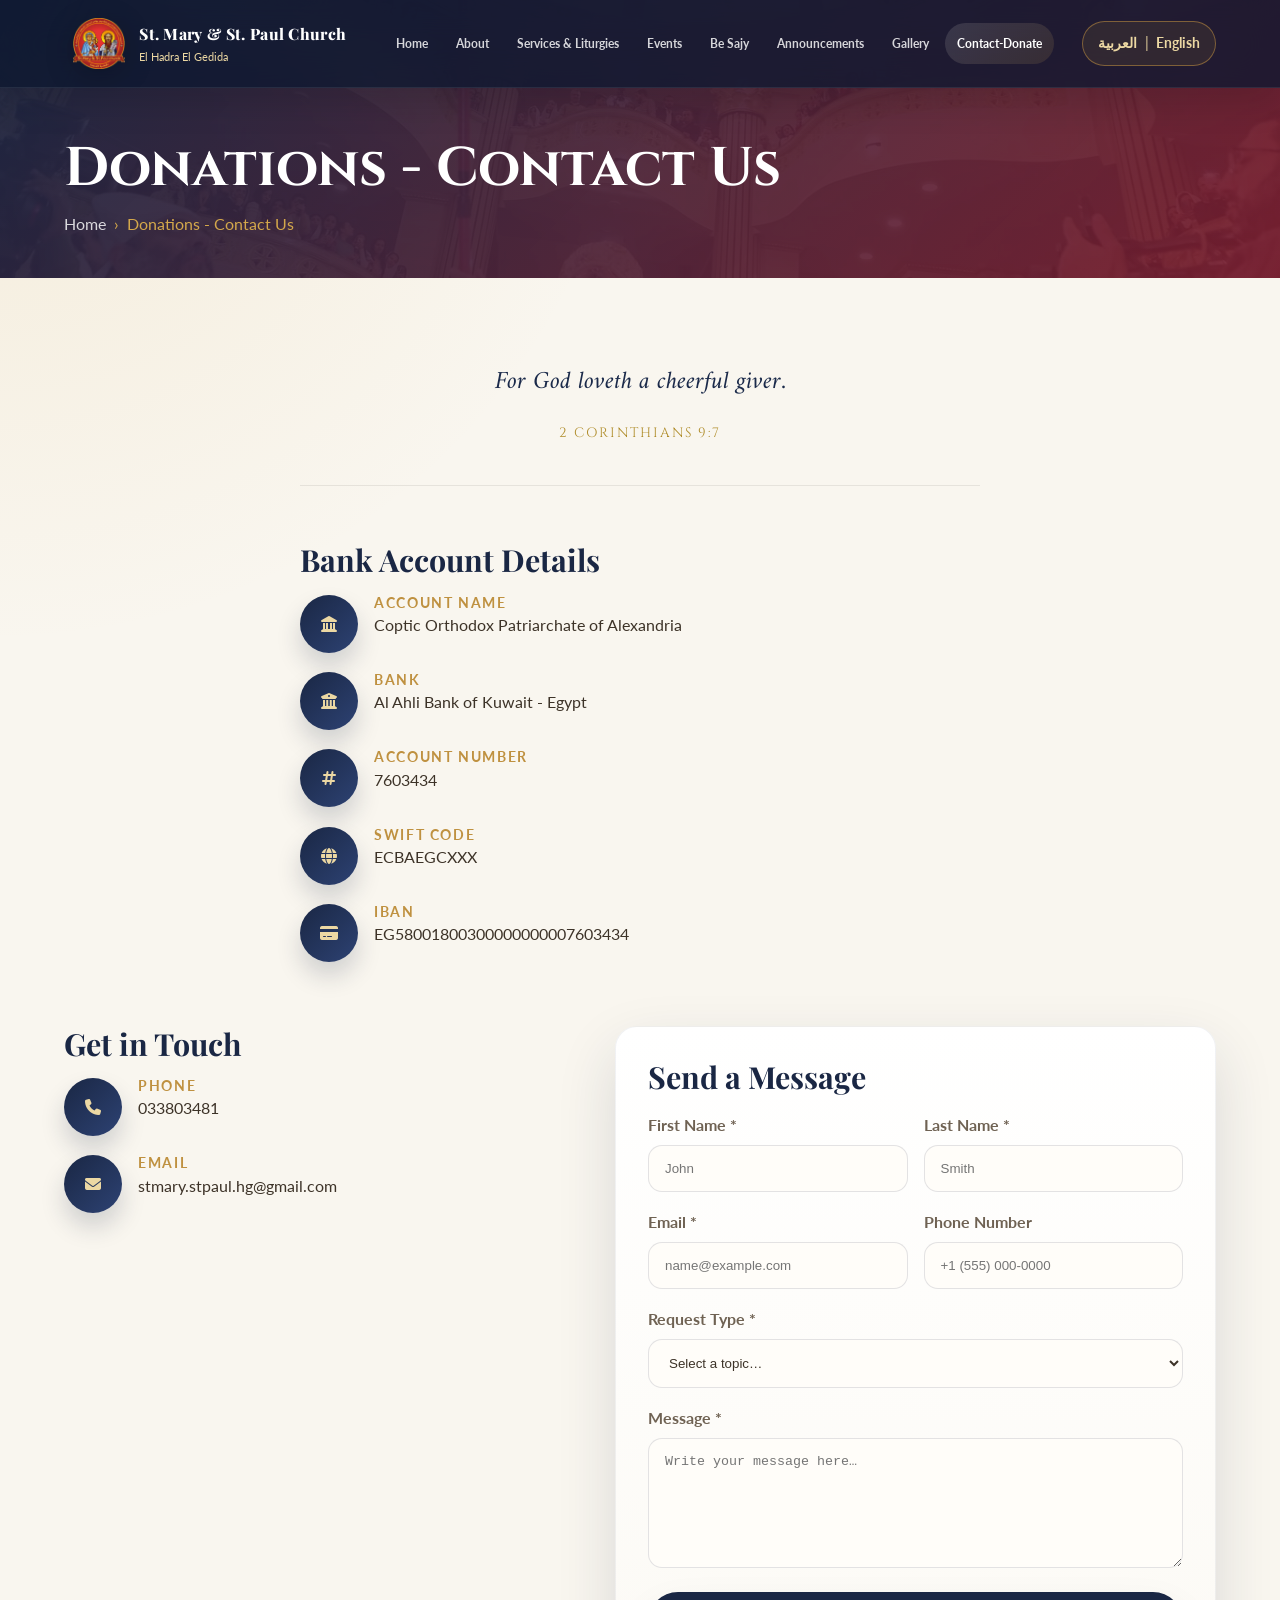
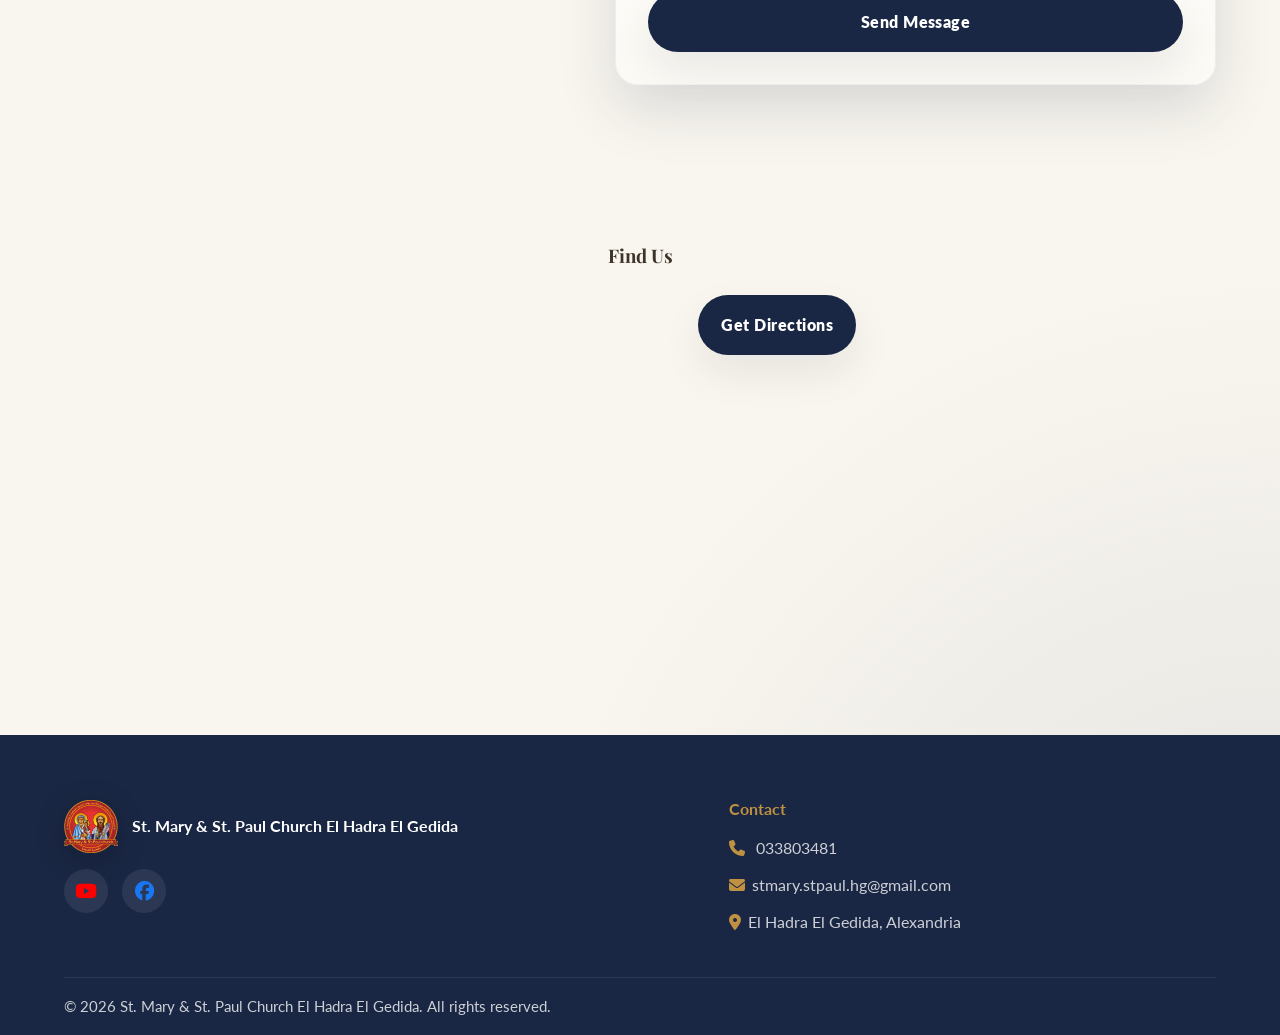
<file: pages/contact.html>
<!DOCTYPE html>
<html lang="en" dir="ltr">
<head>
  <meta charset="UTF-8" />
  <meta name="viewport" content="width=device-width, initial-scale=1.0" />
  <meta name="description" content="ادعم كنيسة السيدة العذراء والقديس بولس الرسول الحضرة الجديدة من خلال تبرعاتكم، وتواصل معنا أو اعرف طريقك إلينا. Support St. Mary &amp; St. Paul Church El Hadra El Gedida through your donations, and get in touch or find your way to us." />
  <title>التبرعات - تواصل معنا - كنيسة السيدة العذراء والقديس بولس الرسول الحضرة الجديدة | Donations - Contact Us - St. Mary &amp; St. Paul Church El Hadra El Gedida</title>
  <link rel="canonical" href="https://stmarystpaulhg.org/pages/contact.html" />
  <meta property="og:type" content="website" />
  <meta property="og:locale" content="ar_EG" />
  <meta property="og:site_name" content="كنيسة السيدة العذراء والقديس بولس الرسول" />
  <meta property="og:title" content="التبرعات - تواصل معنا - كنيسة السيدة العذراء والقديس بولس الرسول الحضرة الجديدة | Donations - Contact Us - St. Mary &amp; St. Paul Church El Hadra El Gedida" />
  <meta property="og:description" content="ادعم كنيسة السيدة العذراء والقديس بولس الرسول الحضرة الجديدة من خلال تبرعاتكم، وتواصل معنا أو اعرف طريقك إلينا. Support St. Mary &amp; St. Paul Church El Hadra El Gedida through your donations, and get in touch or find your way to us." />
  <meta property="og:url" content="https://stmarystpaulhg.org/pages/contact.html" />
  <meta property="og:image" content="https://stmarystpaulhg.org/assets/church-logo.webp" />

  <link rel="icon" type="image/webp" href="../assets/church-logo.webp" />
  <link rel="preconnect" href="https://fonts.googleapis.com" />
  <link rel="preconnect" href="https://fonts.gstatic.com" crossorigin />
  <link href="https://fonts.googleapis.com/css2?family=Amiri:ital,wght@0,400;0,700;1,400&family=Cairo:wght@400;600;700;800&family=Cinzel:wght@400;600;700&family=Playfair+Display:wght@400;600;700&family=Lato:wght@300;400;700&display=swap" rel="stylesheet" />
  <link rel="stylesheet" href="https://cdnjs.cloudflare.com/ajax/libs/font-awesome/6.5.0/css/all.min.css" />
  <link rel="stylesheet" href="../css/styles.css" />
</head>
<body data-title-en="التبرعات - تواصل معنا - كنيسة السيدة العذراء والقديس بولس الرسول الحضرة الجديدة | Donations - Contact Us - St. Mary &amp; St. Paul Church El Hadra El Gedida" data-title-ar="التبرعات - تواصل معنا - كنيسة السيدة العذراء والقديس بولس الرسول الحضرة الجديدة" data-desc-en="ادعم كنيسة السيدة العذراء والقديس بولس الرسول الحضرة الجديدة من خلال تبرعاتكم، وتواصل معنا أو اعرف طريقك إلينا. Support St. Mary &amp; St. Paul Church El Hadra El Gedida through your donations, and get in touch or find your way to us." data-desc-ar="ادعم كنيسة السيدة العذراء والقديس بولس الرسول الحضرة الجديدة من خلال تبرعاتكم، وتواصل معنا أو اعرف طريقك إلينا.">
  
<nav id="nav">
  <div class="nav-inner">
    <a href="../index.html" class="nav-brand">
      <img src="../assets/church-logo.webp" alt="Church logo" class="brand-logo" />
      <div>
        <div class="brand-name" data-en="St. Mary &amp; St. Paul Church" data-ar="كنيسة السيدة العذراء والقديس بولس الرسول ">St. Mary &amp; St. Paul Church </div>
        <div class="brand-sub" data-en="El Hadra El Gedida" data-ar="الحضرة الجديدة">El Hadra El Gedida</div>
      </div>
    </a>

    <div class="nav-links">
      <a href="../index.html" data-en="Home" data-ar="الرئيسية">Home</a><a href="about.html" data-en="About" data-ar="عن الكنيسة">About</a><a href="services.html" data-en="Services &amp; Liturgies" data-ar="القداسات والخدمات">Services &amp; Liturgies</a><a href="events.html" data-en="Events" data-ar="الفعاليات">Events</a><a href="be-sajy.html" data-en="Be Sajy" data-ar="بي ساجي">Be Sajy</a><a href="announcements.html" data-en="Announcements" data-ar="الإعلانات">Announcements</a><a href="gallery.html" data-en="Gallery" data-ar="المعرض">Gallery</a><a href="contact.html" class="active" data-en="Contact-Donate" data-ar="اتصل بنا-تبرع">Contact-Donate</a>
    </div>

    <div class="nav-actions">
      <button class="lang-toggle" type="button" onclick="toggleLanguage()" aria-label="Language switch">
        <span>العربية</span>
        <span class="sep">|</span>
        <span>English</span>
      </button>
      <button class="hamburger" id="hamburger" onclick="toggleMenu()" aria-label="Toggle navigation">
        <span></span><span></span><span></span>
      </button>
    </div>
  </div>
</nav>

<div class="nav-mob" id="navMob">
  <button class="lang-toggle" type="button" onclick="toggleLanguage()" aria-label="Language switch">
    <span>العربية</span>
    <span class="sep">|</span>
    <span>English</span>
  </button>
  <a href="../index.html" data-en="Home" data-ar="الرئيسية">Home</a><a href="about.html" data-en="About" data-ar="عن الكنيسة">About</a><a href="services.html" data-en="Services &amp; Liturgies" data-ar="القداسات والخدمات">Services &amp; Liturgies</a><a href="events.html" data-en="Events" data-ar="الفعاليات">Events</a><a href="be-sajy.html" data-en="Be Sajy" data-ar="بي ساجي">Be Sajy</a><a href="announcements.html" data-en="Announcements" data-ar="الإعلانات">Announcements</a><a href="gallery.html" data-en="Gallery" data-ar="المعرض">Gallery</a><a href="contact.html" class="active" data-en="Contact-Donate" data-ar="اتصل بنا-تبرع">Contact-Donate</a>
</div>

  
<div class="pg-banner">
  <div class="container">
    <h1 data-en="Donations - Contact Us" data-ar="التبرعات - تواصل معنا">Donations - Contact Us</h1>
    <div class="breadcrumb"><span data-en="Home" data-ar="الرئيسية">Home</span> <span class="bc-gold">›</span> <span class="bc-gold" data-en="Donations - Contact Us" data-ar="التبرعات - تواصل معنا">Donations - Contact Us</span></div>
  </div>
</div>

<section class="section">
  <div class="container">

    <div style="max-width:680px; margin:0 auto 56px; text-align:center; padding-bottom:40px; border-bottom:1px solid rgba(0,0,0,0.08);">
      <p style="font-family:'Amiri', serif; font-style:italic; font-size:1.55rem; line-height:2; color:#1b2a4a; margin:0 0 14px;" data-en="For God loveth a cheerful giver." data-ar="لِأَنَّ الْمُعْطِيَ الْمَسْرُورَ يُحِبُّهُ اللَّهُ.">For God loveth a cheerful giver.</p>
      <p style="font-family:'Cinzel', serif; font-size:0.85rem; letter-spacing:2px; text-transform:uppercase; color:#b08d2b; margin:0;" data-en="2 Corinthians 9:7" data-ar="٢ كورنثوس ٩: ٧">2 Corinthians 9:7</p>
    </div>

    <div class="ci-list" style="max-width:680px; margin:0 auto 64px;">
      <h3 data-en="Bank Account Details" data-ar="بيانات الحساب البنكي">Bank Account Details</h3>

      <div class="ci-item">
        <div class="ci-ico"><i class="fa-solid fa-landmark"></i></div>
        <div class="ci-text">
          <h4 data-en="Account Name" data-ar="اسم الحساب">Account Name</h4>
          <span data-en="Coptic Orthodox Patriarchate of Alexandria" data-ar="بطريركية الاقباط الأرثوذكس بالإسكندرية">Coptic Orthodox Patriarchate of Alexandria</span>
        </div>
      </div>

      <div class="ci-item">
        <div class="ci-ico"><i class="fa-solid fa-building-columns"></i></div>
        <div class="ci-text">
          <h4 data-en="Bank" data-ar="البنك">Bank</h4>
          <span data-en="Al Ahli Bank of Kuwait - Egypt" data-ar="البنك الأهلي الكويتي - مصر">Al Ahli Bank of Kuwait - Egypt</span>
        </div>
      </div>


      <div class="ci-item">
        <div class="ci-ico"><i class="fa-solid fa-hashtag"></i></div>
        <div class="ci-text">
          <h4 data-en="Account Number" data-ar="رقم الحساب">Account Number</h4>
          <span dir="ltr">7603434</span>
        </div>
      </div>


      <div class="ci-item">
        <div class="ci-ico"><i class="fa-solid fa-globe"></i></div>
        <div class="ci-text">
          <h4 data-en="SWIFT Code" data-ar="سويفت كود">SWIFT Code</h4>
          <span dir="ltr">ECBAEGCXXX</span>
        </div>
      </div>

      <div class="ci-item">
        <div class="ci-ico"><i class="fa-solid fa-credit-card"></i></div>
        <div class="ci-text">
          <h4 data-en="IBAN" data-ar="رقم الحساب الدولي (IBAN)">IBAN</h4>
          <span dir="ltr" style="word-break:break-all;">EG58001800300000000007603434</span>
        </div>
      </div>
    </div>

    <div class="contact-wrap">
      <div class="ci-list">
        <h3 data-en="Get in Touch" data-ar="تواصل معنا">Get in Touch</h3>
        <div class="ci-item">
          <div class="ci-ico"><i class="fa-solid fa-phone"></i></div>
          <div class="ci-text">
            <h4 data-en="Phone" data-ar="الهاتف">Phone</h4>
            <a href="tel:033803481">033803481</a>
          </div>
        </div>
        <div class="ci-item">
          <div class="ci-ico"><i class="fa-solid fa-envelope"></i></div>
          <div class="ci-text">
            <h4 data-en="Email" data-ar="البريد الإلكتروني">Email</h4>
            <a href="mailto:stmary.stpaul.hg@gmail.com">stmary.stpaul.hg@gmail.com</a>
          </div>
        </div>
      </div>

      <div class="cform">
        <h3 data-en="Send a Message" data-ar="أرسل رسالة">Send a Message</h3>
        <form id="contact-form">
          <input type="checkbox" name="botcheck" style="display:none;" tabindex="-1" autocomplete="off" aria-hidden="true" />
          <div class="frow">
            
    <div class="fg">
      <label for="fname" data-en="First Name *" data-ar="الاسم الأول *">First Name *</label>
      <input type="text" id="fname" name="fname"
             data-en-placeholder="John"
             data-ar-placeholder="الاسم"
             placeholder="John" required />
    </div>
    
            
    <div class="fg">
      <label for="lname" data-en="Last Name *" data-ar="اسم العائلة *">Last Name *</label>
      <input type="text" id="lname" name="lname"
             data-en-placeholder="Smith"
             data-ar-placeholder="اسم العائلة"
             placeholder="Smith" required />
    </div>
    
          </div>
          <div class="frow">
            
    <div class="fg">
      <label for="email" data-en="Email *" data-ar="البريد الإلكتروني *">Email *</label>
      <input type="email" id="email" name="email"
             data-en-placeholder="name@example.com"
             data-ar-placeholder="name@example.com"
             placeholder="name@example.com" required />
    </div>
    
            
    <div class="fg">
      <label for="phone" data-en="Phone Number" data-ar="رقم الهاتف">Phone Number</label>
      <input type="tel" id="phone" name="phone"
             data-en-placeholder="+1 (555) 000-0000"
             data-ar-placeholder="+20 000 000 0000"
             placeholder="+1 (555) 000-0000" />
    </div>
    
          </div>
          <div class="fg">
            <label for="subject" data-en="Request Type *" data-ar="نوع الطلب *">Request Type *</label>
            <select id="subject" name="subject" required>
              <option value="" disabled selected data-en="Select a topic…" data-ar="اختر موضوعًا…">Select a topic…</option>
              <option data-en="General Inquiry" data-ar="استفسار عام">General Inquiry</option>
              <option data-en="Prayer Request" data-ar="طلب صلاة">Prayer Request</option>
              <option data-en="Service Inquiry" data-ar="استفسار عن خدمة">Service Inquiry</option>
              <option data-en="Meeting Information" data-ar="استعلام عن الاجتماعات">Meeting Information</option>
            </select>
          </div>
          <div class="fg">
            <label for="message" data-en="Message *" data-ar="الرسالة *">Message *</label>
            <textarea id="message" name="message" data-en-placeholder="Write your message here…" data-ar-placeholder="اكتب رسالتك هنا…" placeholder="Write your message here…" required></textarea>
          </div>
          <button type="submit" class="btn btn-navy form-submit" data-en="Send Message" data-ar="إرسال الرسالة">Send Message</button>
        </form>
        <div class="form-ok" id="form-ok" style="display:none;" data-en="We've opened your email app with your message ready — just press Send there to finish. If nothing opened, please email us directly at stmary.stpaul.hg@gmail.com." data-ar="فتحنالك برنامج البريد الإلكتروني ورسالتك جاهزة فيه - يتبقى بس تدوس إرسال هناك. لو مفتحش حاجة، ابعتلنا مباشرة على stmary.stpaul.hg@gmail.com.">We've opened your email app with your message ready — just press Send there to finish. If nothing opened, please email us directly at stmary.stpaul.hg@gmail.com.</div>
        <div class="form-error" id="form-error" style="display:none; color:#c0392b; margin-top:12px; font-weight:600;" data-en="Something went wrong and your message wasn't sent. Please try again, or reach us directly by phone or email." data-ar="حدث خطأ ولم تُرسل رسالتك. من فضلك حاول مرة أخرى، أو تواصل معنا مباشرة عبر الهاتف أو البريد الإلكتروني.">Something went wrong and your message wasn't sent. Please try again, or reach us directly by phone or email.</div>
      </div>
    </div>
  </div>
</section>

<style>
  @media (max-width: 720px) {
    .find-us-grid { grid-template-columns: 1fr !important; }
  }
</style>
<section class="section">
  <div class="container">
    <div style="max-width:960px; margin:0 auto;">
      <h3 style="text-align:center; margin-bottom:28px;" data-en="Find Us" data-ar="كيف تصل إلينا">Find Us</h3>
      <div class="find-us-grid" style="display:grid; grid-template-columns:1.2fr 1fr; gap:32px; align-items:start;">
        <iframe
          src="https://www.google.com/maps?q=31.1953293,29.9421011&z=17&output=embed"
          width="100%" height="360" style="border:0; border-radius:8px;"
          allowfullscreen="" loading="lazy"
          referrerpolicy="no-referrer-when-downgrade" title="Church location map"></iframe>
        <div>
          <a class="btn btn-navy" href="https://maps.app.goo.gl/TsvVpz9CCjcPpRaT8" target="_blank" rel="noopener" data-en="Get Directions" data-ar="احصل على الاتجاهات">Get Directions</a>
        </div>
      </div>
    </div>
  </div>
</section>

  
<footer id="footer">
  <div class="container">
    <div class="foot-grid">
      <div class="foot-about">
        <div class="foot-logo">
          <img src="../assets/church-logo.webp" alt="Church logo" class="foot-logo-img" />
          <span data-en="St. Mary &amp; St. Paul Church  El Hadra El Gedida" data-ar="كنيسة السيدة العذراء والقديس بولس الرسول الحضره الجديده">St. Mary &amp; St. Paul Church  El Hadra El Gedida</span>
        </div>
        <div class="foot-social">
          <a href="https://www.youtube.com/@St.Mary_St.Paul_HG" target="_blank" rel="noopener" aria-label="YouTube"><i class="fa-brands fa-youtube" style="color:#ff0000"></i></a>
          <a href="https://www.facebook.com/St.MarySt.Paul.HG/" target="_blank" rel="noopener" aria-label="Facebook"><i class="fa-brands fa-facebook" style="color:#1877f2"></i></a>
        </div>
      </div>

      <div class="foot-col">
        <h4 data-en="Contact" data-ar="التواصل">Contact</h4>
        <ul class="contact-list">
          <li><i class="fa-solid fa-phone"></i> <a href="tel:033803481">033803481</a></li>
          <li><i class="fa-solid fa-envelope"></i><a href="mailto:stmary.stpaul.hg@gmail.com">stmary.stpaul.hg@gmail.com</a></li>
          <li><i class="fa-solid fa-location-dot"></i><a href="https://maps.app.goo.gl/TsvVpz9CCjcPpRaT8" target="_blank" rel="noopener" data-en="El Hadra El Gedida, Alexandria" data-ar="الحضرة الجديدة، الإسكندرية">El Hadra El Gedida, Alexandria</a></li>
        </ul>
      </div>
    </div>

    <div class="foot-bottom">
      <span data-en="© 2026 St. Mary &amp; St. Paul Church  El Hadra El Gedida. All rights reserved." data-ar="© 2026 كنيسة السيدة العذراء والقديس بولس الرسول الحضره الجديده. جميع الحقوق محفوظة.">© 2026 St. Mary &amp; St. Paul Church  El Hadra El Gedida. All rights reserved.</span>
    </div>
  </div>
</footer>

  <button id="btt" onclick="window.scrollTo({top:0,behavior:'smooth'})" title="Back to top">
    <i class="fa-solid fa-chevron-up"></i>
  </button>
  <script src="../js/main.js"></script>
  <script>
    (function () {
      var TO_EMAIL = 'stmary.stpaul.hg@gmail.com';

      var form = document.getElementById('contact-form');
      var formOk = document.getElementById('form-ok');
      var submitBtn = form.querySelector('.form-submit');
      var isArabic = /[\u0600-\u06FF]/.test(submitBtn.textContent);

      form.addEventListener('submit', function (e) {
        e.preventDefault();

        var fname = form.fname.value.trim();
        var lname = form.lname.value.trim();
        var email = form.email.value.trim();
        var phone = form.phone.value.trim();
        var subject = form.subject.value;
        var message = form.message.value.trim();

        var bodyLines = [
          (isArabic ? 'الاسم' : 'Name') + ': ' + fname + ' ' + lname,
          (isArabic ? 'البريد الإلكتروني' : 'Email') + ': ' + email,
          (isArabic ? 'رقم الهاتف' : 'Phone') + ': ' + (phone || '-'),
          (isArabic ? 'نوع الطلب' : 'Request Type') + ': ' + subject,
          '',
          message
        ];

        var mailtoLink = 'mailto:' + TO_EMAIL
          + '?subject=' + encodeURIComponent(subject + ' - ' + fname + ' ' + lname)
          + '&body=' + encodeURIComponent(bodyLines.join('\n'));

        window.location.href = mailtoLink;

        form.style.display = 'none';
        formOk.style.display = 'block';
      });
    })();
  </script>

<!-- محتوى عربي ثابت لمحركات البحث (نفس نص الصفحة العربي) -->
<div lang="ar" dir="rtl" style="position:absolute;top:0;left:0;width:1px;height:1px;margin:-1px;padding:0;overflow:hidden;clip:rect(0,0,0,0);clip-path:inset(50%);white-space:nowrap;border:0;">
<h2>التبرعات - تواصل معنا</h2>
<p>الرئيسية</p>
<p>لِأَنَّ الْمُعْطِيَ الْمَسْرُورَ يُحِبُّهُ اللَّهُ.</p>
<p>٢ كورنثوس ٩: ٧</p>
<h3>بيانات الحساب البنكي</h3>
<h4>اسم الحساب</h4>
<p>بطريركية الاقباط الأرثوذكس بالإسكندرية</p>
<h4>البنك</h4>
<p>البنك الأهلي الكويتي - مصر</p>
<h4>رقم الحساب</h4>
<h4>سويفت كود</h4>
<h4>رقم الحساب الدولي (IBAN)</h4>
<h3>تواصل معنا</h3>
<h4>الهاتف</h4>
<h4>البريد الإلكتروني</h4>
<h3>أرسل رسالة</h3>
<p>فتحنالك برنامج البريد الإلكتروني ورسالتك جاهزة فيه - يتبقى بس تدوس إرسال هناك. لو مفتحش حاجة، ابعتلنا مباشرة على stmary.stpaul.hg@gmail.com.</p>
<p>حدث خطأ ولم تُرسل رسالتك. من فضلك حاول مرة أخرى، أو تواصل معنا مباشرة عبر الهاتف أو البريد الإلكتروني.</p>
<h3>كيف تصل إلينا</h3>
<p>احصل على الاتجاهات</p>
<p>كنيسة السيدة العذراء والقديس بولس الرسول الحضرة الجديدة</p>
<h4>التواصل</h4>
<p>الحضرة الجديدة، الإسكندرية</p>
<p>© 2026 كنيسة السيدة العذراء والقديس بولس الرسول الحضرة الجديدة. جميع الحقوق محفوظة.</p>
</div>
</body>
</html>
</file>
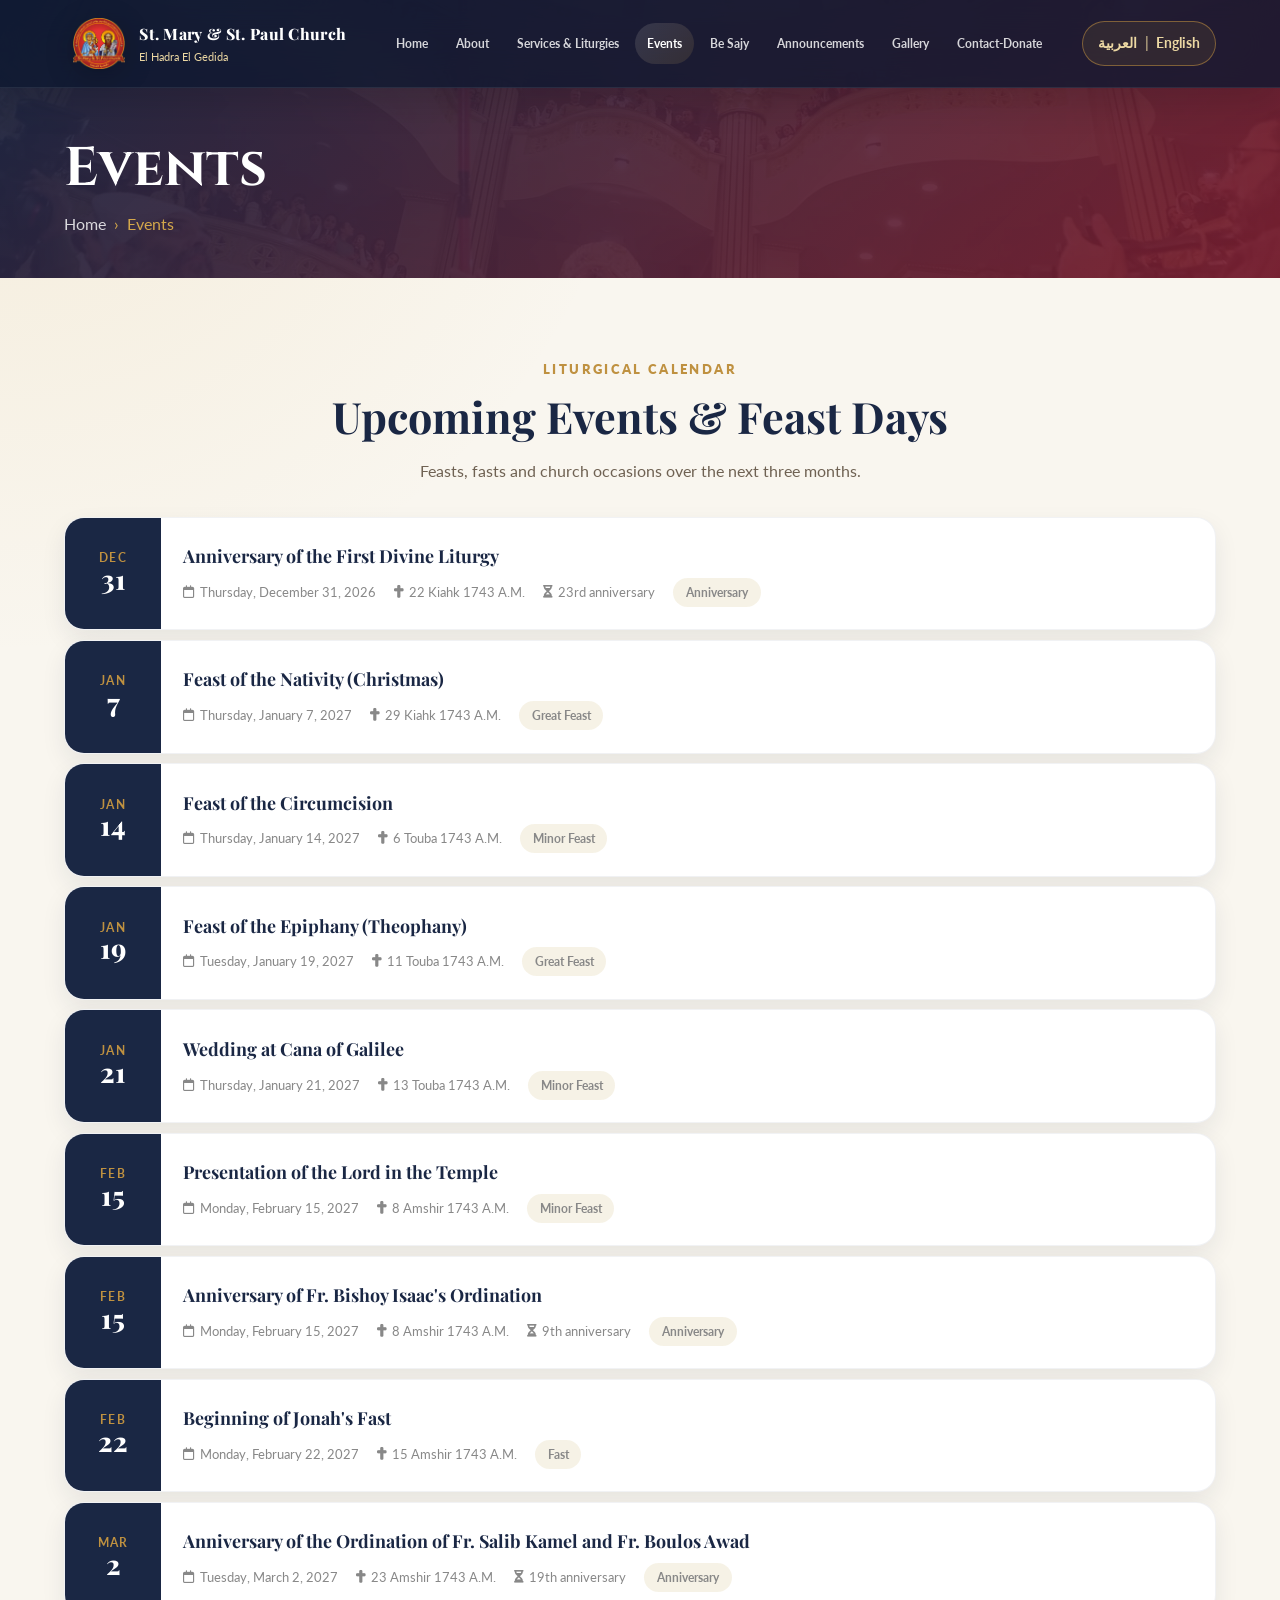
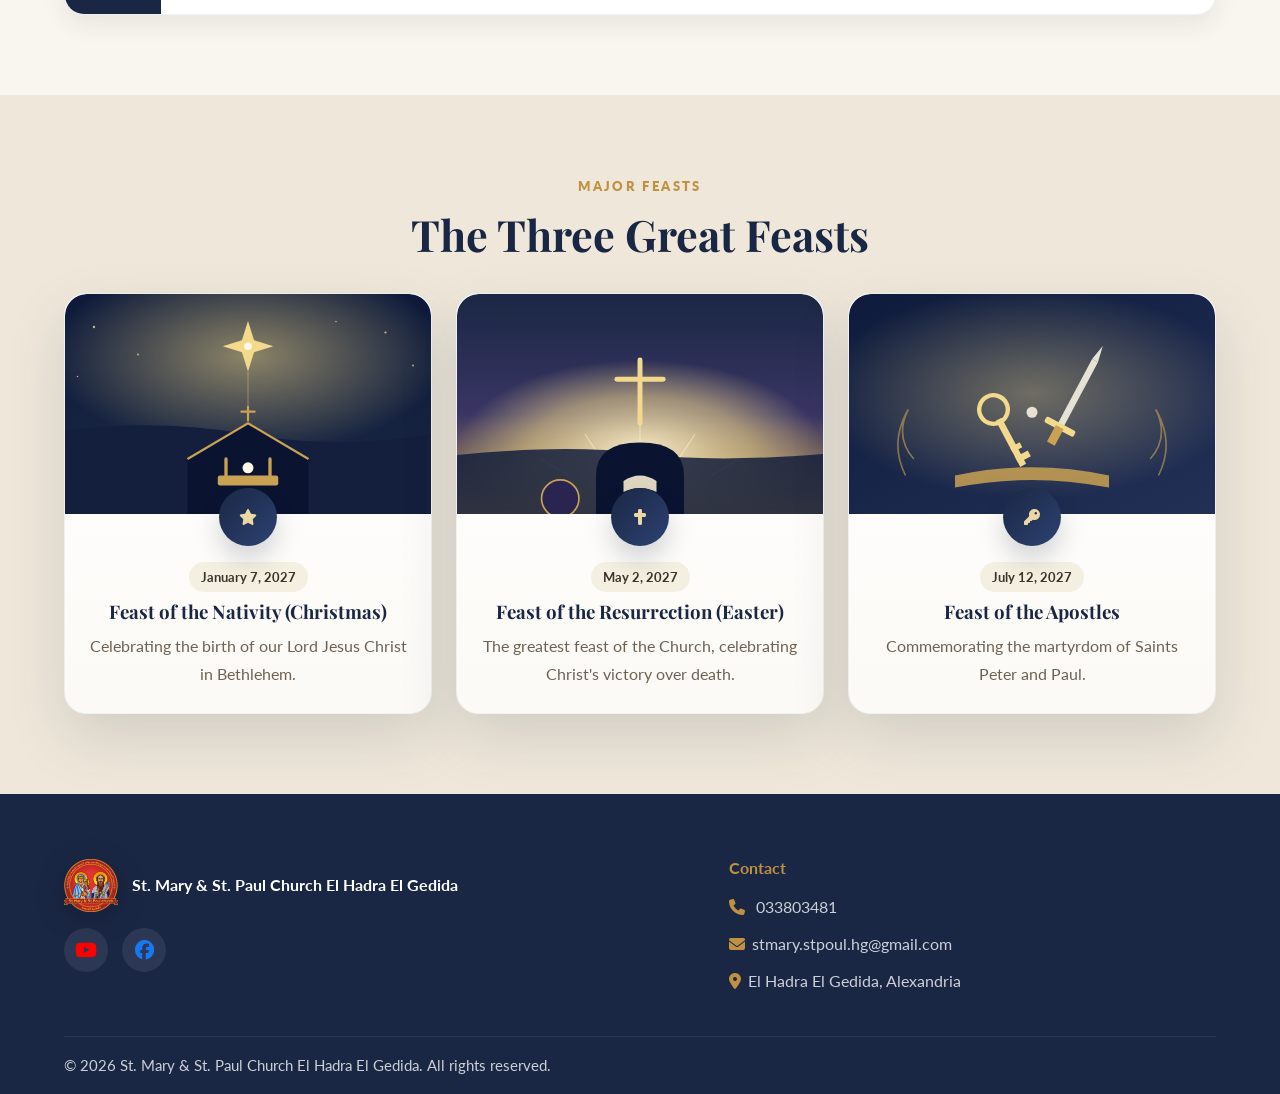
<file: pages/events.html>
<!DOCTYPE html>
<html lang="en" dir="ltr">
<head>
  <meta charset="UTF-8" />
  <meta name="viewport" content="width=device-width, initial-scale=1.0" />
  <meta name="description" content="أبرز الفعاليات الدورية واللقاءات الشهرية في كنيسة السيدة العذراء والقديس بولس الرسول الحضرة الجديدة. Recurring church events and monthly highlights for St. Mary &amp; St. Paul Church." />
  <title>الفعاليات - كنيسة السيدة العذراء والقديس بولس الرسول الحضرة الجديدة | Events - St. Mary &amp; St. Paul Church</title>
  <link rel="canonical" href="https://stmarystpaulhg.org/pages/events.html" />
  <meta property="og:type" content="website" />
  <meta property="og:locale" content="ar_EG" />
  <meta property="og:site_name" content="كنيسة السيدة العذراء والقديس بولس الرسول" />
  <meta property="og:title" content="الفعاليات - كنيسة السيدة العذراء والقديس بولس الرسول الحضرة الجديدة | Events - St. Mary &amp; St. Paul Church" />
  <meta property="og:description" content="أبرز الفعاليات الدورية واللقاءات الشهرية في كنيسة السيدة العذراء والقديس بولس الرسول الحضرة الجديدة. Recurring church events and monthly highlights for St. Mary &amp; St. Paul Church." />
  <meta property="og:url" content="https://stmarystpaulhg.org/pages/events.html" />
  <meta property="og:image" content="https://stmarystpaulhg.org/assets/church-logo.webp" />

  <link rel="icon" type="image/webp" href="../assets/church-logo.webp" />
  <link rel="preconnect" href="https://fonts.googleapis.com" />
  <link rel="preconnect" href="https://fonts.gstatic.com" crossorigin />
  <link href="https://fonts.googleapis.com/css2?family=Amiri:ital,wght@0,400;0,700;1,400&family=Cairo:wght@400;600;700;800&family=Cinzel:wght@400;600;700&family=Playfair+Display:wght@400;600;700&family=Lato:wght@300;400;700&display=swap" rel="stylesheet" />
  <link rel="stylesheet" href="https://cdnjs.cloudflare.com/ajax/libs/font-awesome/6.5.0/css/all.min.css" />
  <link rel="stylesheet" href="../css/styles.css" />
</head>
<body data-title-en="الفعاليات - كنيسة السيدة العذراء والقديس بولس الرسول الحضرة الجديدة | Events - St. Mary &amp; St. Paul Church" data-title-ar="الفعاليات - كنيسة السيدة العذراء والقديس بولس الرسول الحضرة الجديدة" data-desc-en="أبرز الفعاليات الدورية واللقاءات الشهرية في كنيسة السيدة العذراء والقديس بولس الرسول الحضرة الجديدة. Recurring church events and monthly highlights for St. Mary &amp; St. Paul Church." data-desc-ar="أبرز الفعاليات الدورية واللقاءات الشهرية في كنيسة السيدة العذراء والقديس بولس الرسول الحضرة الجديدة.">
  
<nav id="nav">
  <div class="nav-inner">
    <a href="../index.html" class="nav-brand">
      <img src="../assets/church-logo.webp" alt="Church logo" class="brand-logo" />
      <div>
        <div class="brand-name" data-en="St. Mary &amp; St. Paul Church " data-ar="كنيسة السيدة العذراء والقديس بولس الرسول ">St. Mary &amp; St. Paul Church</div>
        <div class="brand-sub" data-en="El Hadra El Gedida" data-ar="الحضرة الجديدة">El Hadra El Gedida</div>
      </div>
    </a>

    <div class="nav-links">
      <a href="../index.html" data-en="Home" data-ar="الرئيسية">Home</a><a href="about.html" data-en="About" data-ar="عن الكنيسة">About</a><a href="services.html" data-en="Services &amp; Liturgies" data-ar="القداسات والخدمات">Services &amp; Liturgies</a><a href="events.html" class="active" data-en="Events" data-ar="الفعاليات">Events</a><a href="be-sajy.html" data-en="Be Sajy" data-ar="بي ساجي">Be Sajy</a><a href="announcements.html" data-en="Announcements" data-ar="الإعلانات">Announcements</a><a href="gallery.html" data-en="Gallery" data-ar="المعرض">Gallery</a><a href="contact.html" data-en="Contact-Donate" data-ar="اتصل بنا-تبرع">Contact-Donate</a>
    </div>

    <div class="nav-actions">
      <button class="lang-toggle" type="button" onclick="toggleLanguage()" aria-label="Language switch">
        <span>العربية</span>
        <span class="sep">|</span>
        <span>English</span>
      </button>
      <button class="hamburger" id="hamburger" onclick="toggleMenu()" aria-label="Toggle navigation">
        <span></span><span></span><span></span>
      </button>
    </div>
  </div>
</nav>

<div class="nav-mob" id="navMob">
  <button class="lang-toggle" type="button" onclick="toggleLanguage()" aria-label="Language switch">
    <span>العربية</span>
    <span class="sep">|</span>
    <span>English</span>
  </button>
  <a href="../index.html" data-en="Home" data-ar="الرئيسية">Home</a><a href="about.html" data-en="About" data-ar="عن الكنيسة">About</a><a href="services.html" data-en="Services &amp; Liturgies" data-ar="القداسات والخدمات">Services &amp; Liturgies</a><a href="events.html" class="active" data-en="Events" data-ar="الفعاليات">Events</a><a href="be-sajy.html" data-en="Be Sajy" data-ar="بي ساجي">Be Sajy</a><a href="announcements.html" data-en="Announcements" data-ar="الإعلانات">Announcements</a><a href="gallery.html" data-en="Gallery" data-ar="المعرض">Gallery</a><a href="contact.html" data-en="Contact-Donate" data-ar="اتصل بنا-تبرع">Contact-Donate</a>
</div>

  
<div class="pg-banner">
  <div class="container">
    <h1 data-en="Events" data-ar="الفعاليات">Events</h1>
    <div class="breadcrumb"><span data-en="Home" data-ar="الرئيسية">Home</span> <span class="bc-gold">›</span> <span class="bc-gold" data-en="Events" data-ar="الفعاليات">Events</span></div>
  </div>
</div>

<section class="section">
  <div class="container">
    <div class="sec-hd">
      <span class="eyebrow" data-en="Liturgical Calendar" data-ar="التقويم الكنسي">Liturgical Calendar</span>
      <h2 data-en="Upcoming Events &amp; Feast Days" data-ar="المناسبات الكنسية القادمة">Upcoming Events &amp; Feast Days</h2>
      <p data-en="Feasts, fasts and church occasions over the next three months." data-ar="أبرز الأعياد والمناسبات الكنسية القبطية خلال الثلاثة أشهر القادمة.">Feasts, fasts and church occasions over the next three months.</p>
    </div>
    <div class="evt-list" id="evt-list"></div>
  </div>
</section>

<section class="section sec--alt">
  <div class="container">
    <div class="sec-hd">
      <span class="eyebrow" data-en="Major Feasts" data-ar="الأعياد السيدية">Major Feasts</span>
      <h2 data-en="The Three Great Feasts" data-ar="الأعياد الثلاثة الكبرى">The Three Great Feasts</h2>
    </div>
    <div class="grid-3">
      <div class="event-card event-card--media reveal-up">
        <img src="../assets/feast-christmas.svg" alt="Feast of the Nativity" class="event-photo" />
        <div class="event-icon"><i class="fa-solid fa-star"></i></div>
        <span class="event-date">January 7, 2027</span>
        <h3 data-en="Feast of the Nativity (Christmas)" data-ar="عيد الميلاد المجيد">Feast of the Nativity (Christmas)</h3>
        <p data-en="Celebrating the birth of our Lord Jesus Christ in Bethlehem." data-ar="الاحتفال بميلاد السيد المسيح في بيت لحم.">Celebrating the birth of our Lord Jesus Christ in Bethlehem.</p>
      </div>
      <div class="event-card event-card--media reveal-up">
        <img src="../assets/feast-resurrection.svg" alt="Feast of the Resurrection" class="event-photo" />
        <div class="event-icon"><i class="fa-solid fa-cross"></i></div>
        <span class="event-date">May 2, 2027</span>
        <h3 data-en="Feast of the Resurrection (Easter)" data-ar="عيد القيامة المجيد">Feast of the Resurrection (Easter)</h3>
        <p data-en="The greatest feast of the Church, celebrating Christ's victory over death." data-ar="أعظم أعياد الكنيسة، الاحتفال بقيامة السيد المسيح من الأموات.">The greatest feast of the Church, celebrating Christ's victory over death.</p>
      </div>
      <div class="event-card event-card--media reveal-up">
        <img src="../assets/feast-apostles.svg" alt="Feast of the Apostles" class="event-photo" />
        <div class="event-icon"><i class="fa-solid fa-key"></i></div>
        <span class="event-date">July 12, 2027</span>
        <h3 data-en="Feast of the Apostles" data-ar="عيد الرسل">Feast of the Apostles</h3>
        <p data-en="Commemorating the martyrdom of Saints Peter and Paul." data-ar="تذكار استشهاد الرسولين القديسين بطرس وبولس.">Commemorating the martyrdom of Saints Peter and Paul.</p>
      </div>
    </div>
  </div>
</section>

  
<footer id="footer">
  <div class="container">
    <div class="foot-grid">
      <div class="foot-about">
        <div class="foot-logo">
          <img src="../assets/church-logo.webp" alt="Church logo" class="foot-logo-img" />
          <span data-en="St. Mary &amp; St. Paul Church  El Hadra El Gedida" data-ar="كنيسة السيدة العذراء والقديس بولس الرسول الحضره الجديده">St. Mary &amp; St. Paul Church  El Hadra El Gedida</span>
        </div>
        <div class="foot-social">
          <a href="https://www.youtube.com/@St.Mary_St.Paul_HG" target="_blank" rel="noopener" aria-label="YouTube"><i class="fa-brands fa-youtube" style="color:#ff0000"></i></a>
          <a href="https://www.facebook.com/St.MarySt.Paul.HG/" target="_blank" rel="noopener" aria-label="Facebook"><i class="fa-brands fa-facebook" style="color:#1877f2"></i></a>
        </div>
      </div>

      <div class="foot-col">
        <h4 data-en="Contact" data-ar="التواصل">Contact</h4>
        <ul class="contact-list">
          <li><i class="fa-solid fa-phone"></i> <a href="tel:033803481">033803481</a></li>
          <li><i class="fa-solid fa-envelope"></i><a href="mailto:stmary.stpoul.hg@gmail.com">stmary.stpoul.hg@gmail.com</a></li>
          <li><i class="fa-solid fa-location-dot"></i><a href="https://maps.app.goo.gl/TsvVpz9CCjcPpRaT8" target="_blank" rel="noopener" data-en="El Hadra El Gedida, Alexandria" data-ar="الحضرة الجديدة، الإسكندرية">El Hadra El Gedida, Alexandria</a></li>
        </ul>
      </div>
    </div>

    <div class="foot-bottom">
      <span data-en="© 2026 St. Mary &amp; St. Paul Church  El Hadra El Gedida. All rights reserved." data-ar="© 2026 كنيسة السيدة العذراء والقديس بولس الرسول الحضره الجديده. جميع الحقوق محفوظة.">© 2026 St. Mary &amp; St. Paul Church  El Hadra El Gedida. All rights reserved.</span>
    </div>
  </div>
</footer>

  <button id="btt" onclick="window.scrollTo({top:0,behavior:'smooth'})" title="Back to top">
    <i class="fa-solid fa-chevron-up"></i>
  </button>
  <script src="../js/events.js"></script>
  <script src="../js/main.js"></script>

<!-- محتوى عربي ثابت لمحركات البحث (نفس نص الصفحة العربي) -->
<div lang="ar" dir="rtl" style="position:absolute;top:0;left:0;width:1px;height:1px;margin:-1px;padding:0;overflow:hidden;clip:rect(0,0,0,0);clip-path:inset(50%);white-space:nowrap;border:0;">
<h2>الفعاليات</h2>
<p>الرئيسية</p>
<p>التقويم الكنسي</p>
<h2>المناسبات الكنسية القادمة</h2>
<p>أبرز الأعياد والمناسبات الكنسية القبطية خلال الثلاثة أشهر القادمة.</p>
<p>الأعياد السيدية</p>
<h2>الأعياد الثلاثة الكبرى</h2>
<h3>عيد الميلاد المجيد</h3>
<p>الاحتفال بميلاد السيد المسيح في بيت لحم.</p>
<h3>عيد القيامة المجيد</h3>
<p>أعظم أعياد الكنيسة، الاحتفال بقيامة السيد المسيح من الأموات.</p>
<h3>عيد الرسل</h3>
<p>تذكار استشهاد الرسولين القديسين بطرس وبولس.</p>
<p>كنيسة السيدة العذراء والقديس بولس الرسول الحضرة الجديدة</p>
<h4>التواصل</h4>
<p>الحضرة الجديدة، الإسكندرية</p>
<p>© 2026 كنيسة السيدة العذراء والقديس بولس الرسول الحضرة الجديدة. جميع الحقوق محفوظة.</p>
</div>
</body>
</html>
</file>
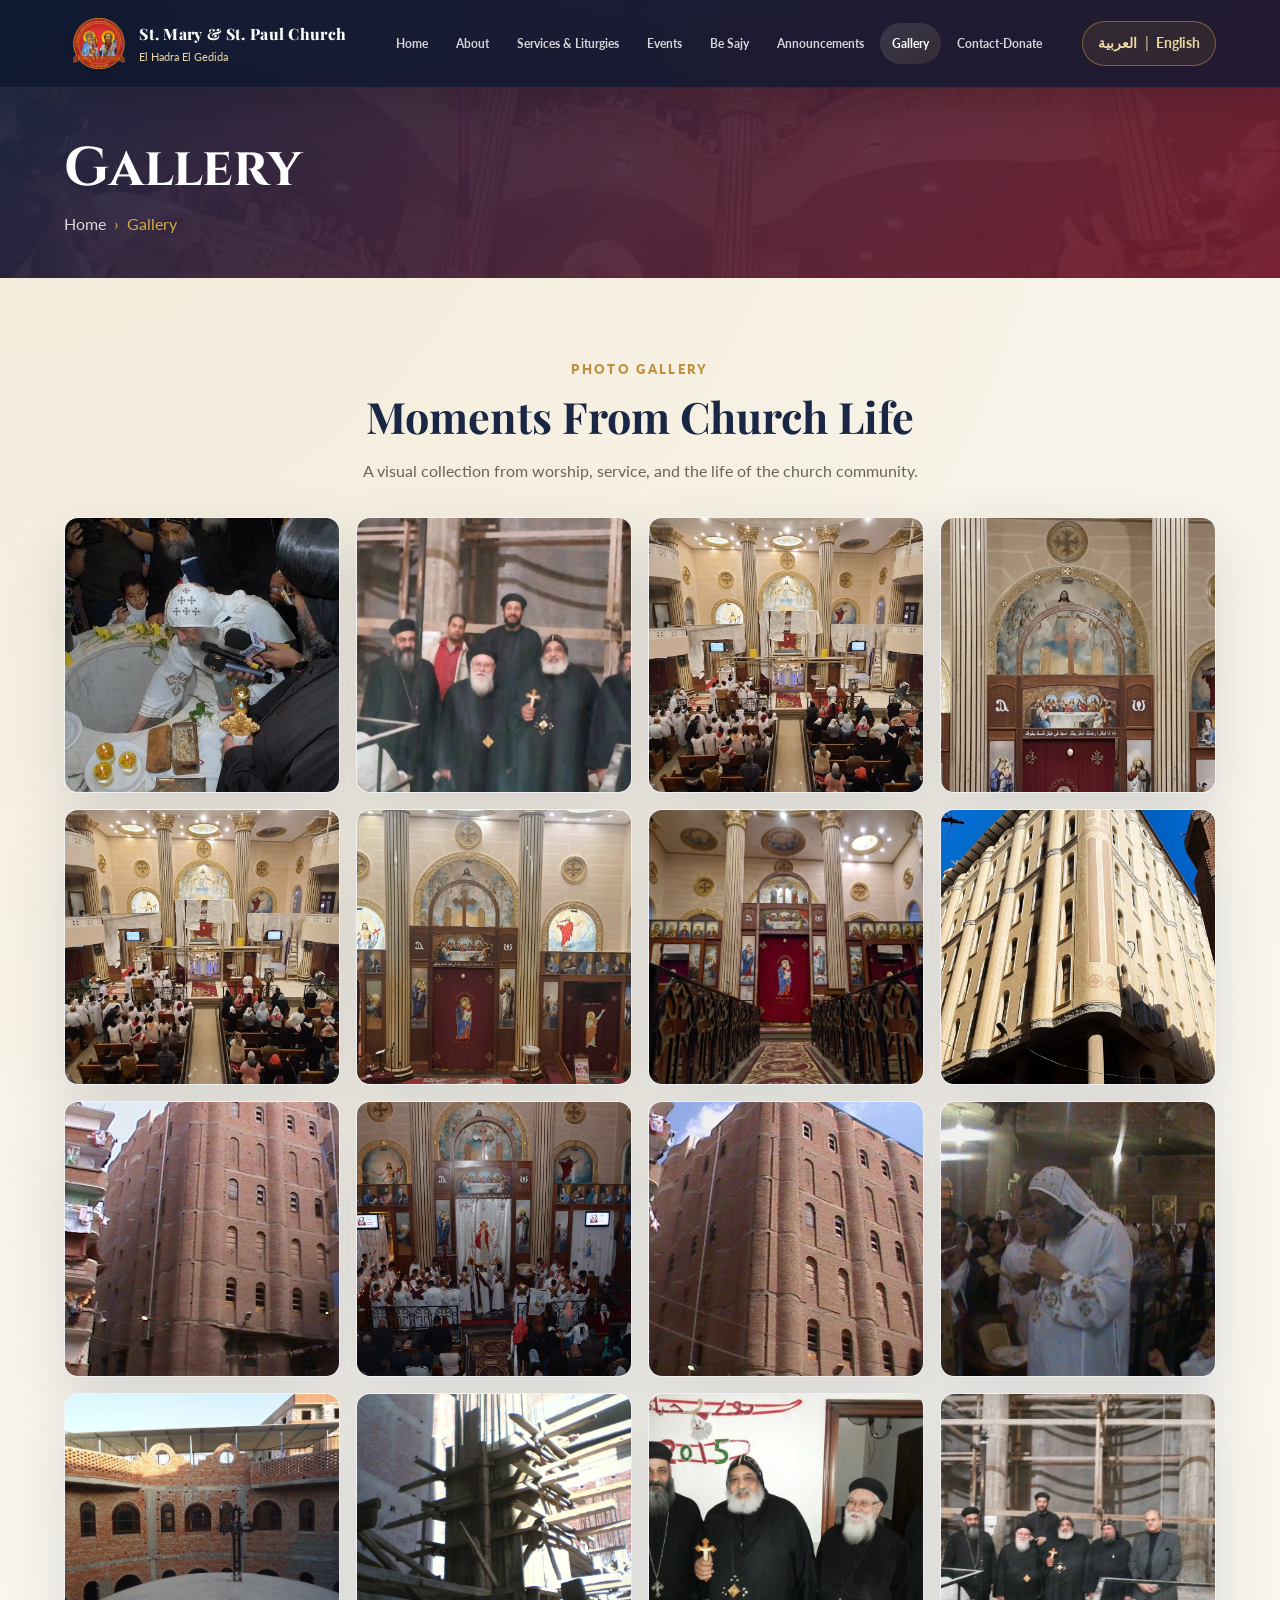
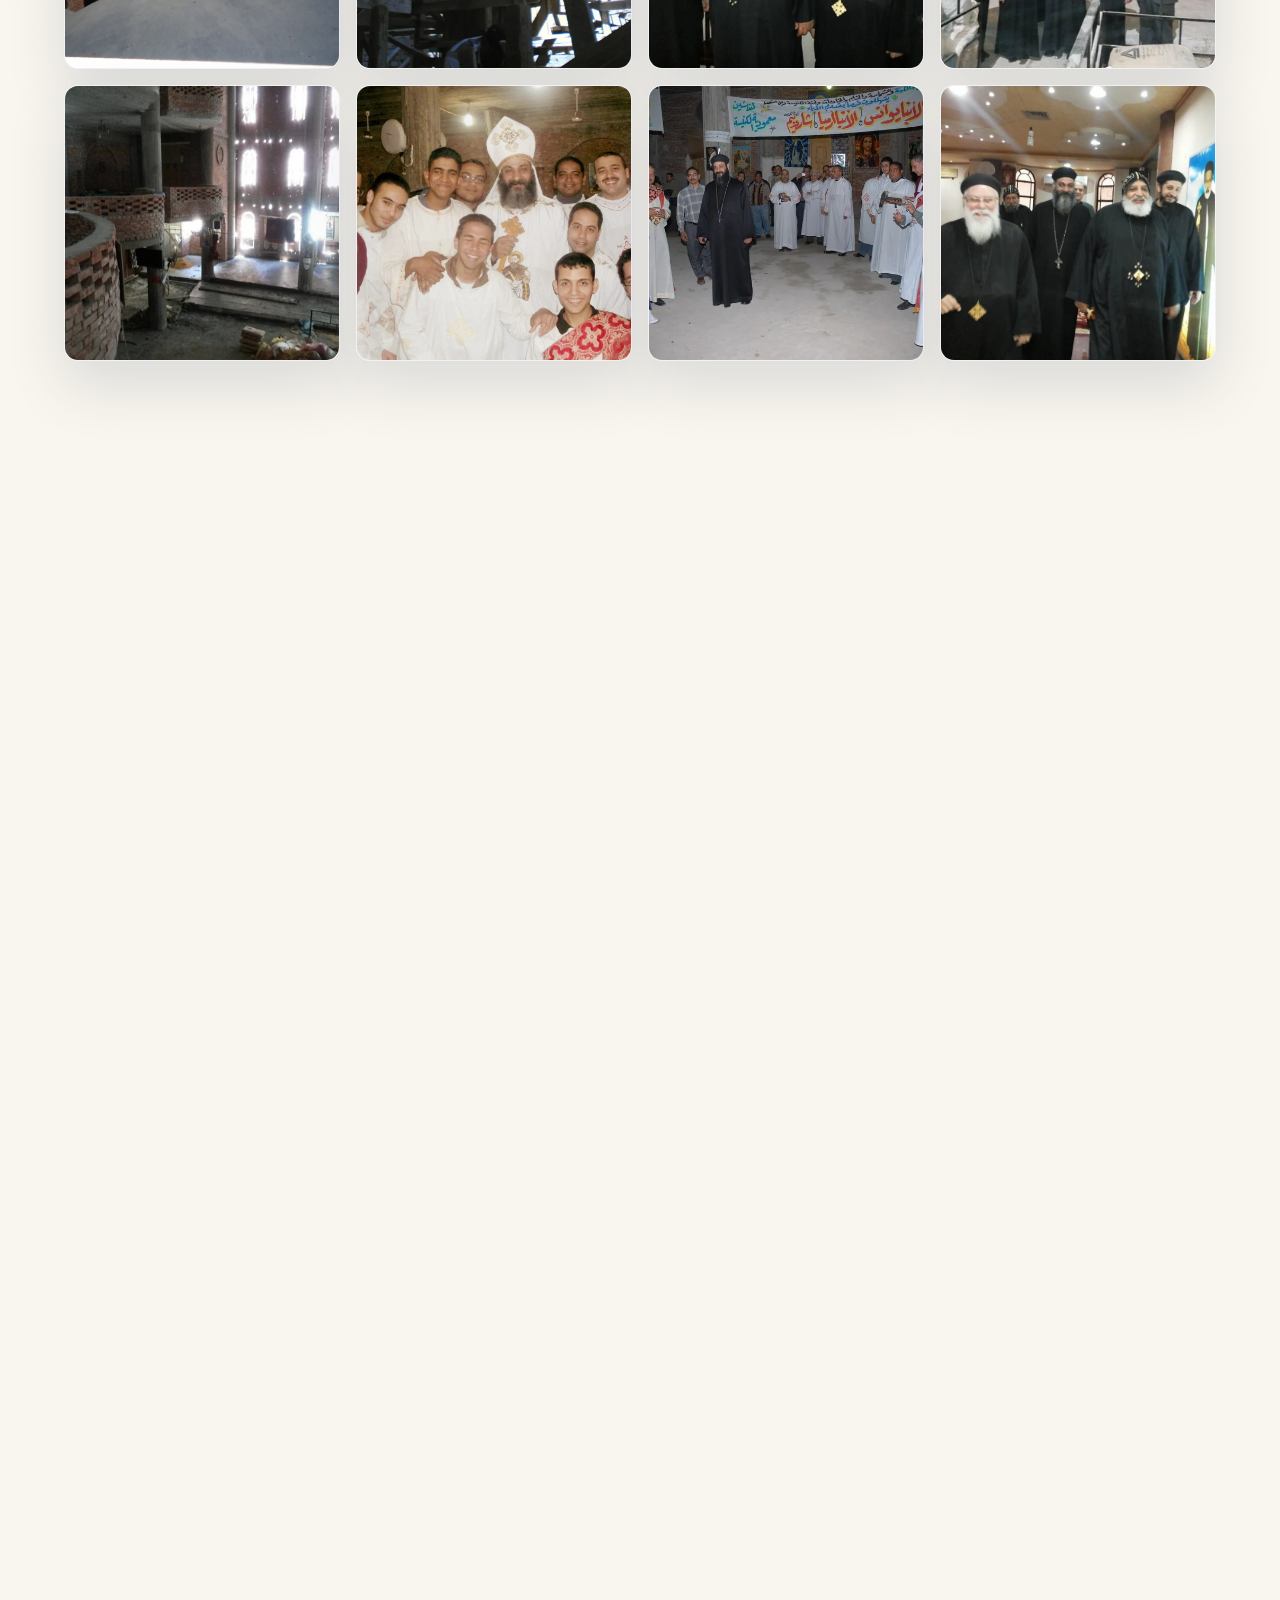
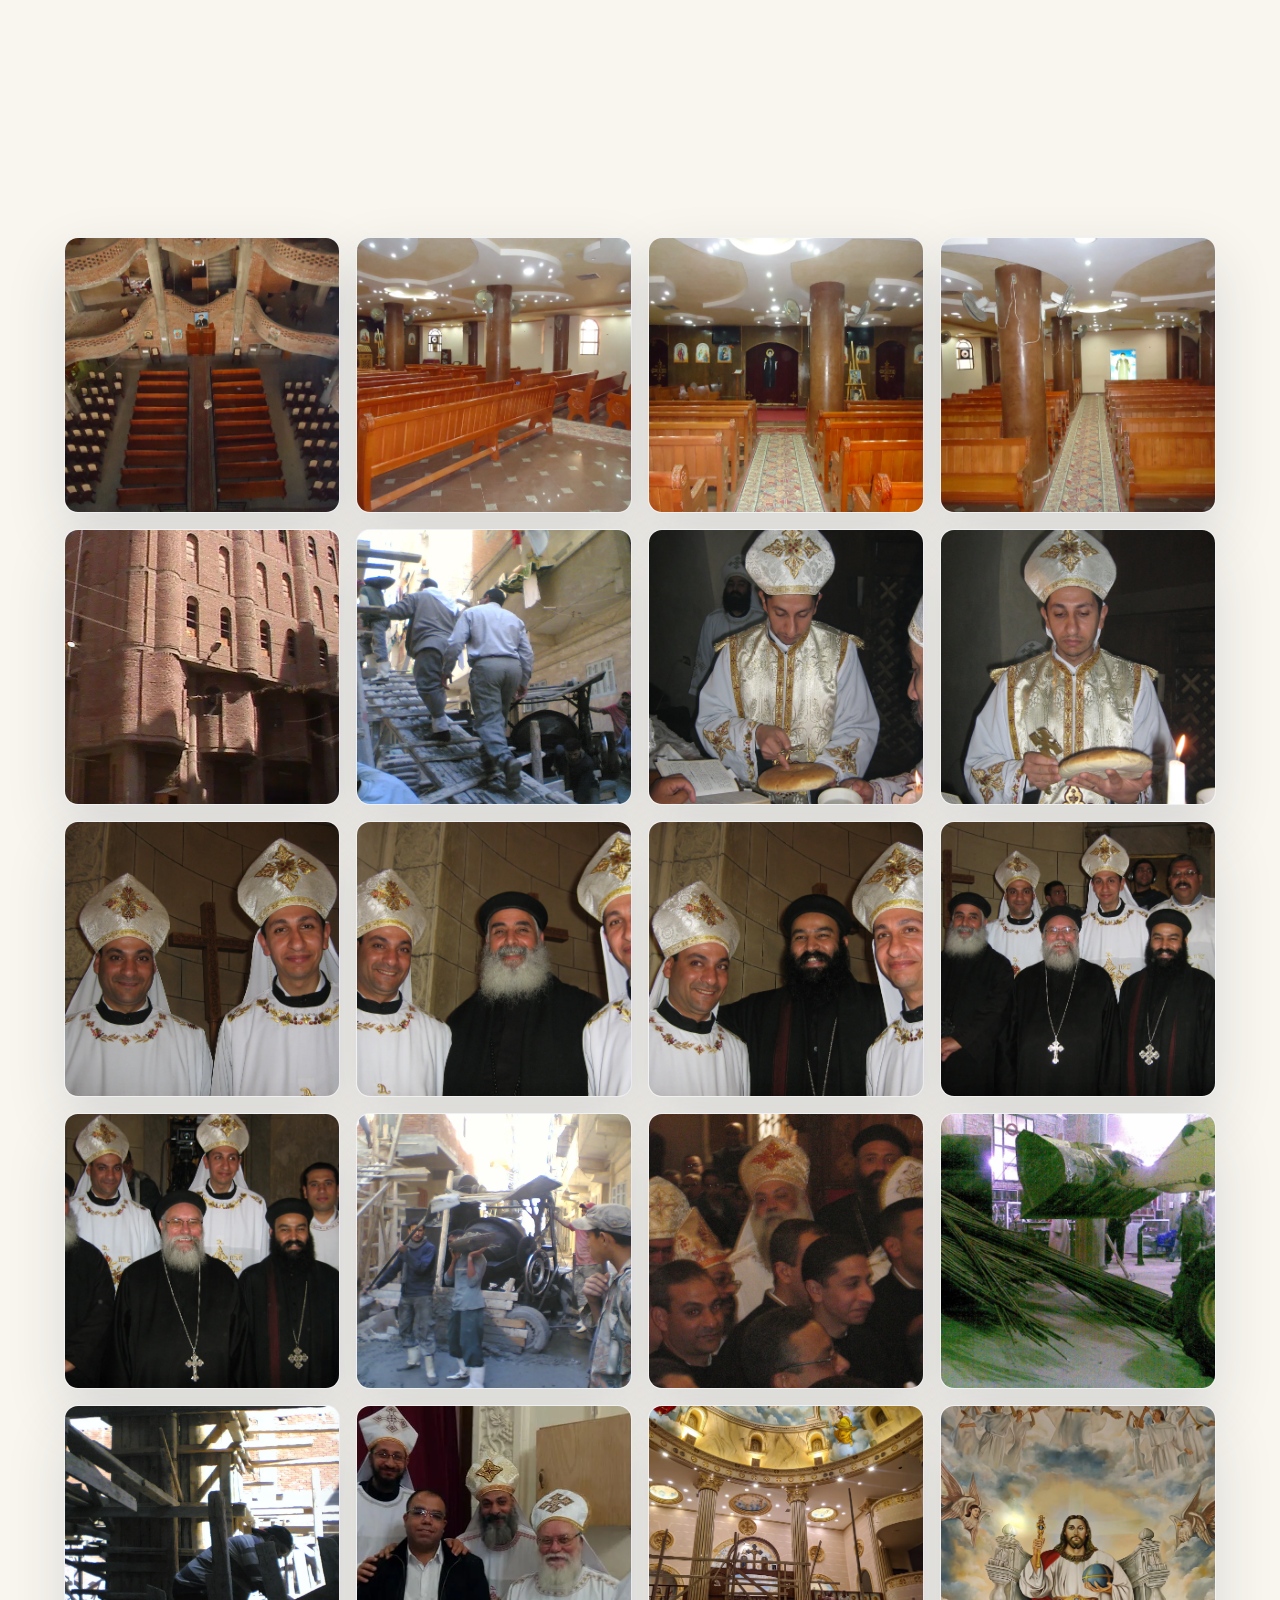
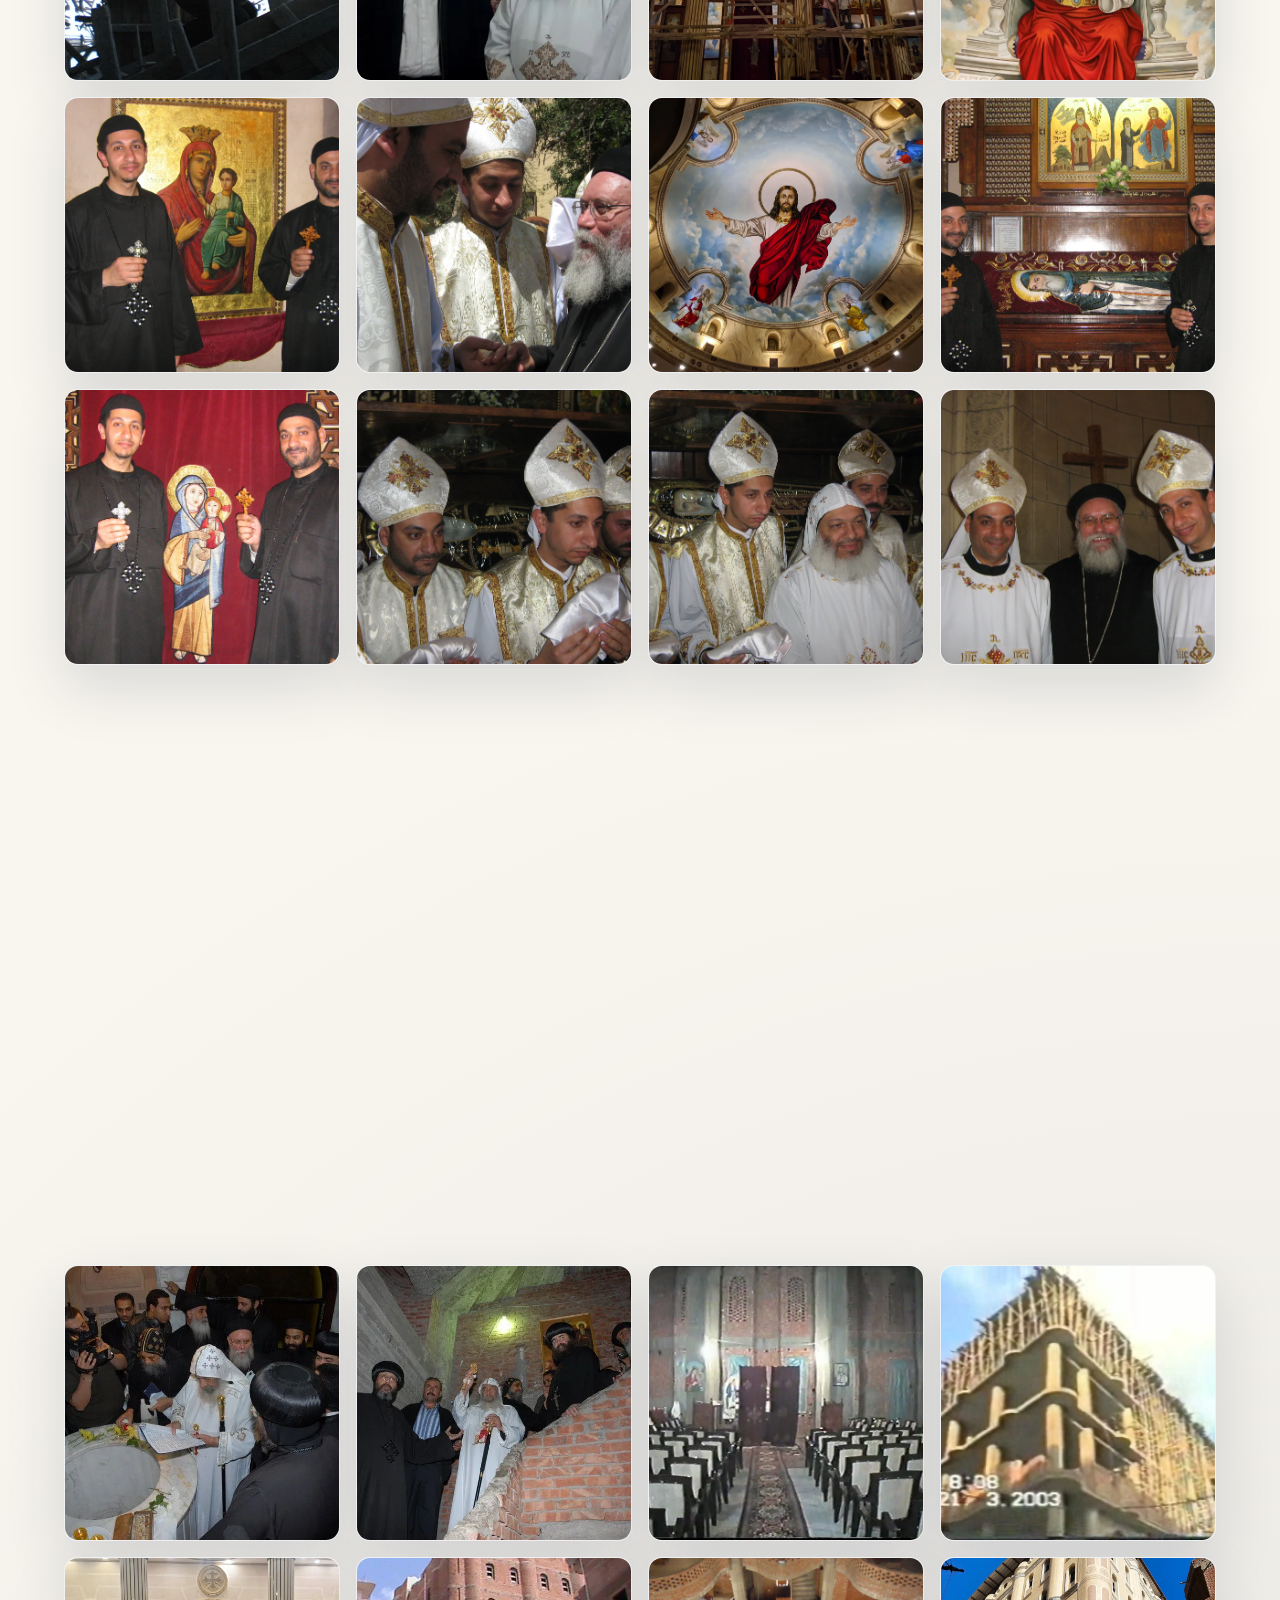
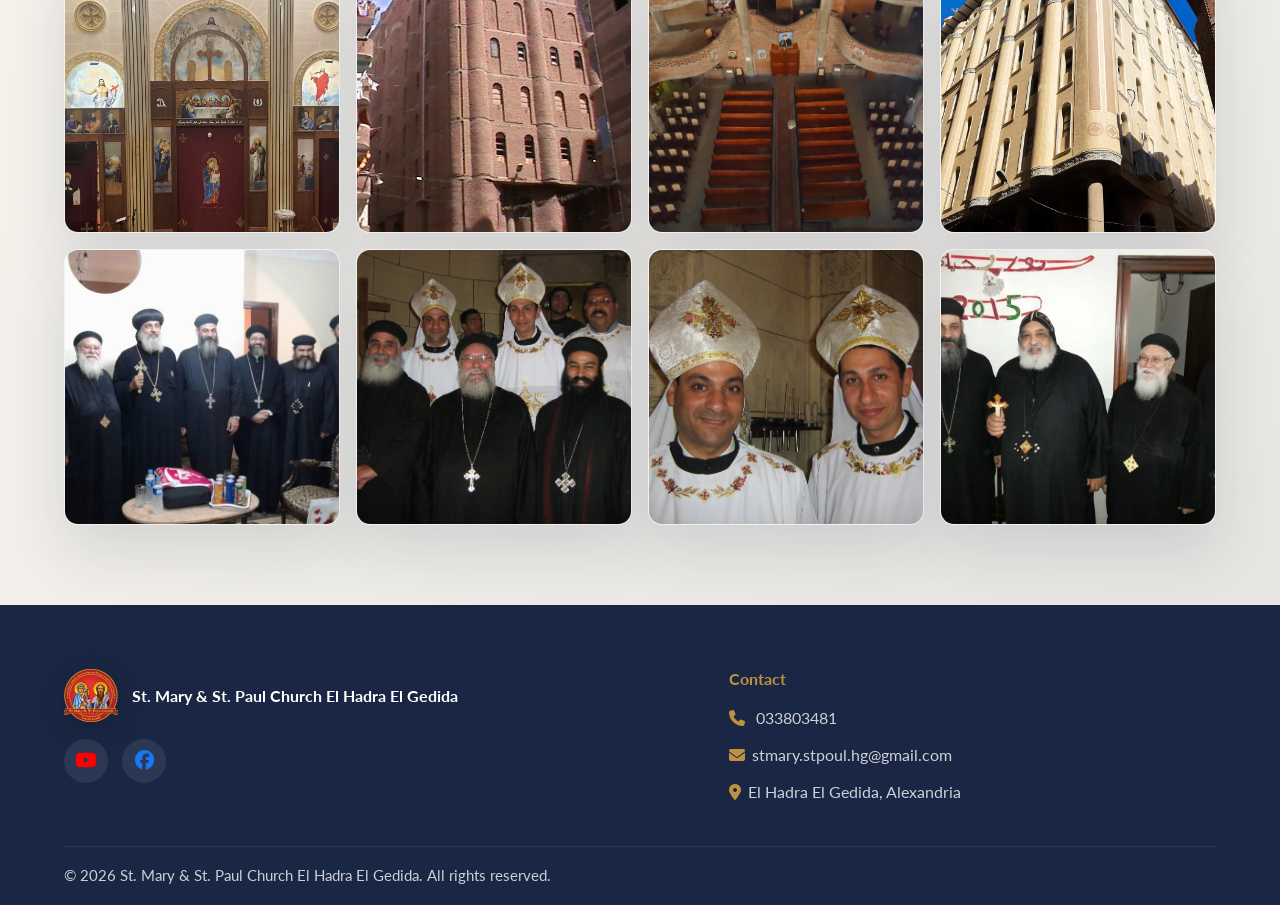
<file: pages/gallery.html>
<!DOCTYPE html>
<html lang="en" dir="ltr">
<head>
  <meta charset="UTF-8" />
  <meta name="viewport" content="width=device-width, initial-scale=1.0" />
  <meta name="description" content="صفحة المعرض والهوية البصرية لكنيسة السيدة العذراء والقديس بولس الرسول الحضرة الجديدة. Visual identity and gallery page for St. Mary &amp; St. Paul Church El Hadra El Gedida." />
  <title>المعرض - كنيسة السيدة العذراء والقديس بولس الرسول الحضرة الجديدة | Gallery - St. Mary &amp; St. Paul Church El Hadra El Gedida</title>
  <link rel="canonical" href="https://stmarystpaulhg.org/pages/gallery.html" />
  <meta property="og:type" content="website" />
  <meta property="og:locale" content="ar_EG" />
  <meta property="og:site_name" content="كنيسة السيدة العذراء والقديس بولس الرسول" />
  <meta property="og:title" content="المعرض - كنيسة السيدة العذراء والقديس بولس الرسول الحضرة الجديدة | Gallery - St. Mary &amp; St. Paul Church El Hadra El Gedida" />
  <meta property="og:description" content="صفحة المعرض والهوية البصرية لكنيسة السيدة العذراء والقديس بولس الرسول الحضرة الجديدة. Visual identity and gallery page for St. Mary &amp; St. Paul Church El Hadra El Gedida." />
  <meta property="og:url" content="https://stmarystpaulhg.org/pages/gallery.html" />
  <meta property="og:image" content="https://stmarystpaulhg.org/assets/church-logo.webp" />

  <link rel="icon" type="image/webp" href="../assets/church-logo.webp" />
  <link rel="preconnect" href="https://fonts.googleapis.com" />
  <link rel="preconnect" href="https://fonts.gstatic.com" crossorigin />
  <link href="https://fonts.googleapis.com/css2?family=Amiri:ital,wght@0,400;0,700;1,400&family=Cairo:wght@400;600;700;800&family=Cinzel:wght@400;600;700&family=Playfair+Display:wght@400;600;700&family=Lato:wght@300;400;700&display=swap" rel="stylesheet" />
  <link rel="stylesheet" href="https://cdnjs.cloudflare.com/ajax/libs/font-awesome/6.5.0/css/all.min.css" />
  <link rel="stylesheet" href="../css/styles.css" />
</head>
<body data-title-en="المعرض - كنيسة السيدة العذراء والقديس بولس الرسول الحضرة الجديدة | Gallery - St. Mary &amp; St. Paul Church El Hadra El Gedida" data-title-ar="المعرض - كنيسة السيدة العذراء والقديس بولس الرسول الحضرة الجديدة" data-desc-en="صفحة المعرض والهوية البصرية لكنيسة السيدة العذراء والقديس بولس الرسول الحضرة الجديدة. Visual identity and gallery page for St. Mary &amp; St. Paul Church El Hadra El Gedida." data-desc-ar="صفحة المعرض والهوية البصرية لكنيسة السيدة العذراء والقديس بولس الرسول الحضرة الجديدة.">
  
<nav id="nav">
  <div class="nav-inner">
    <a href="../index.html" class="nav-brand">
      <img src="../assets/church-logo.webp" alt="Church logo" class="brand-logo" />
      <div>
        <div class="brand-name" data-en="St. Mary &amp; St. Paul Church  " data-ar="كنيسة السيدة العذراء والقديس بولس الرسول ">St. Mary &amp; St. Paul Church </div>
        <div class="brand-sub" data-en="El Hadra El Gedida" data-ar="الحضرة الجديدة">El Hadra El Gedida</div>
      </div>
    </a>

    <div class="nav-links">
      <a href="../index.html" data-en="Home" data-ar="الرئيسية">Home</a><a href="about.html" data-en="About" data-ar="عن الكنيسة">About</a><a href="services.html" data-en="Services &amp; Liturgies" data-ar="القداسات والخدمات">Services &amp; Liturgies</a><a href="events.html" data-en="Events" data-ar="الفعاليات">Events</a><a href="be-sajy.html" data-en="Be Sajy" data-ar="بي ساجي">Be Sajy</a><a href="announcements.html" data-en="Announcements" data-ar="الإعلانات">Announcements</a><a href="gallery.html" class="active" data-en="Gallery" data-ar="المعرض">Gallery</a><a href="contact.html" data-en="Contact-Donate" data-ar="اتصل بنا-تبرع">Contact-Donate</a>
    </div>

    <div class="nav-actions">
      <button class="lang-toggle" type="button" onclick="toggleLanguage()" aria-label="Language switch">
        <span>العربية</span>
        <span class="sep">|</span>
        <span>English</span>
      </button>
      <button class="hamburger" id="hamburger" onclick="toggleMenu()" aria-label="Toggle navigation">
        <span></span><span></span><span></span>
      </button>
    </div>
  </div>
</nav>

<div class="nav-mob" id="navMob">
  <button class="lang-toggle" type="button" onclick="toggleLanguage()" aria-label="Language switch">
    <span>العربية</span>
    <span class="sep">|</span>
    <span>English</span>
  </button>
  <a href="../index.html" data-en="Home" data-ar="الرئيسية">Home</a><a href="about.html" data-en="About" data-ar="عن الكنيسة">About</a><a href="services.html" data-en="Services &amp; Liturgies" data-ar="القداسات والخدمات">Services &amp; Liturgies</a><a href="events.html" data-en="Events" data-ar="الفعاليات">Events</a><a href="be-sajy.html" data-en="Be Sajy" data-ar="بي ساجي">Be Sajy</a><a href="announcements.html" data-en="Announcements" data-ar="الإعلانات">Announcements</a><a href="gallery.html" class="active" data-en="Gallery" data-ar="المعرض">Gallery</a><a href="contact.html" data-en="Contact-Donate" data-ar="اتصل بنا-تبرع">Contact-Donate</a>
</div>

  
<div class="pg-banner">
  <div class="container">
    <h1 data-en="Gallery" data-ar="المعرض">Gallery</h1>
    <div class="breadcrumb"><span data-en="Home" data-ar="الرئيسية">Home</span> <span class="bc-gold">›</span> <span class="bc-gold" data-en="Gallery" data-ar="المعرض">Gallery</span></div>
  </div>
</div>

<section class="section">
  <div class="container">
    <div class="sec-hd">
      <span class="eyebrow" data-en="Photo Gallery" data-ar="معرض الصور">Photo Gallery</span>
      <h2 data-en="Moments From Church Life" data-ar="لحظات من حياة الكنيسة">Moments From Church Life</h2>
      <p data-en="A visual collection from worship, service, and the life of the church community." data-ar="مجموعة صور من خدمة وحياة أسرة الكنيسة.">A visual collection from worship, service, and the life of the church community.</p>
    </div>
    <div class="gallery-page-grid">
      <figure class="gallery-card reveal-up">
        <img src="../assets/v.webp" alt="Baptism blessing service" />
      </figure>
      <figure class="gallery-card reveal-up">
        <img src="../assets/1.webp" alt="A moment from church life" />
      </figure>
      <figure class="gallery-card reveal-up">
        <img src="../assets/2.webp" alt="A moment from church life" />
      </figure>
      <figure class="gallery-card reveal-up">
        <img src="../assets/3.webp" alt="A moment from church life" />
      </figure>
      <figure class="gallery-card reveal-up">
        <img src="../assets/4.webp" alt="A moment from church life" />
      </figure>
      <figure class="gallery-card reveal-up">
        <img src="../assets/5.webp" alt="A moment from church life" />
      </figure>
      <figure class="gallery-card reveal-up">
        <img src="../assets/7.webp" alt="A moment from church life" />
      </figure>
      <figure class="gallery-card reveal-up">
        <img src="../assets/8.webp" alt="A moment from church life" />
      </figure>
      <figure class="gallery-card reveal-up">
        <img src="../assets/9.webp" alt="A moment from church life" />
      </figure>
      <figure class="gallery-card reveal-up">
        <img src="../assets/10.webp" alt="A moment from church life" />
      </figure>
      <figure class="gallery-card reveal-up">
        <img src="../assets/11.webp" alt="A moment from church life" />
      </figure>
      <figure class="gallery-card reveal-up">
        <img src="../assets/12.webp" alt="A moment from church life" />
      </figure>
      <figure class="gallery-card reveal-up">
        <img src="../assets/13.webp" alt="A moment from church life" />
      </figure>
      <figure class="gallery-card reveal-up">
        <img src="../assets/14.webp" alt="A moment from church life" />
      </figure>
      <figure class="gallery-card reveal-up">
        <img src="../assets/w.webp" alt="A moment from church life" />
      </figure>
      <figure class="gallery-card reveal-up">
        <img src="../assets/u.webp" alt="Clergy visit during construction of the church" />
      </figure>
      <figure class="gallery-card reveal-up">
        <img src="../assets/t.webp" alt="Construction progress of the church building" />
      </figure>
      <figure class="gallery-card reveal-up">
        <img src="../assets/s.webp" alt="Bishop with church servants and youth" />
      </figure>
      <figure class="gallery-card reveal-up">
        <img src="../assets/r.webp" alt="Liturgical procession with deacons" />
      </figure>
      <figure class="gallery-card reveal-up">
        <img src="../assets/q.webp" alt="Clergy procession inside the church" />
      </figure>

      <figure class="gallery-card reveal-up">
        <img src="../assets/p.webp" alt="Interior construction progress" />
      </figure>
      <figure class="gallery-card reveal-up">
        <img src="../assets/o.webp" alt="Blessing ceremony at the church" />
      </figure>
      <figure class="gallery-card reveal-up">
        <img src="../assets/n.webp" alt="Consecration of the church icons" />
      </figure>
      <figure class="gallery-card reveal-up">
        <img src="../assets/m.webp" alt="Clergy group photo" />
      </figure>
      <figure class="gallery-card reveal-up">
        <img src="../assets/l.webp" alt="Construction of the church building" />
      </figure>
      <figure class="gallery-card reveal-up">
        <img src="../assets/k.webp" alt="Community fellowship gathering" />
      </figure>
      <figure class="gallery-card reveal-up">
        <img src="../assets/j.webp" alt="Liturgical celebration" />
      </figure>
      <figure class="gallery-card reveal-up">
        <img src="../assets/i.webp" alt="Clergy visit to the building site" />
      </figure>
      <figure class="gallery-card reveal-up">
        <img src="../assets/h.webp" alt="Children's ministry activity" />
      </figure>
      <figure class="gallery-card reveal-up">
        <img src="../assets/g.webp" alt="Choir and hymn practice" />
      </figure>
      <figure class="gallery-card reveal-up">
        <img src="../assets/f.webp" alt="Procession with icons and crosses" />
      </figure>
      <figure class="gallery-card reveal-up">
        <img src="../assets/e.webp" alt="Community gathering at the church" />
      </figure>
      <figure class="gallery-card reveal-up">
        <img src="../assets/d.webp" alt="Interior finishing works" />
      </figure>
      <figure class="gallery-card reveal-up">
        <img src="../assets/c.webp" alt="Clergy blessing ceremony" />
      </figure>
      <figure class="gallery-card reveal-up">
        <img src="../assets/b.webp" alt="A moment from church life" />
      </figure>
      <figure class="gallery-card reveal-up">
        <img src="../assets/a.webp" alt="Congregation gathering" />
      </figure>
      <figure class="gallery-card reveal-up">
        <img src="../assets/15.webp" alt="Construction progress of the church" />
      </figure>
      <figure class="gallery-card reveal-up">
        <img src="../assets/16.webp" alt="Clergy group photo" />
      </figure>
      <figure class="gallery-card reveal-up">
        <img src="../assets/17.webp" alt="Feast day celebration" />
      </figure>
      <figure class="gallery-card reveal-up">
        <img src="../assets/18.webp" alt="Liturgical procession" />
      </figure>
      <figure class="gallery-card reveal-up">
        <img src="../assets/19.webp" alt="Community fellowship" />
      </figure>
      <figure class="gallery-card reveal-up">
        <img src="../assets/20.webp" alt="Children's ministry" />
      </figure>
      <figure class="gallery-card reveal-up">
        <img src="../assets/21.webp" alt="Choir practice" />
      </figure>
      <figure class="gallery-card reveal-up">
        <img src="../assets/22.webp" alt="Clergy visit" />
      </figure>
      <figure class="gallery-card reveal-up">
        <img src="../assets/23.webp" alt="Blessing ceremony" />
      </figure>
      <figure class="gallery-card reveal-up">
        <img src="../assets/24.webp" alt="Consecration of icons" />
      </figure>
      <figure class="gallery-card reveal-up">
        <img src="../assets/25.webp" alt="Interior of the church" />
      </figure>
      <figure class="gallery-card reveal-up">
        <img src="../assets/26.webp" alt="Clergy procession" />
      </figure>

      <figure class="gallery-card reveal-up">
        <img src="../assets/27.webp" alt="Construction milestone" />
      </figure>
      <figure class="gallery-card reveal-up">
        <img src="../assets/28.webp" alt="Community celebration" />
      </figure>
      <figure class="gallery-card reveal-up">
        <img src="../assets/29.webp" alt="Deacons' service" />
      </figure>
      <figure class="gallery-card reveal-up">
        <img src="../assets/30.webp" alt="Congregation at prayer" />
      </figure>
      <figure class="gallery-card reveal-up">
        <img src="../assets/31.webp" alt="Clergy fellowship" />
      </figure>
      <figure class="gallery-card reveal-up">
        <img src="../assets/32.webp" alt="Youth ministry gathering" />
      </figure>
      <figure class="gallery-card reveal-up">
        <img src="../assets/33.webp" alt="Blessing of the church building" />
      </figure>
      <figure class="gallery-card reveal-up">
        <img src="../assets/34.webp" alt="Iconostasis and altar area" />
      </figure>
      <figure class="gallery-card reveal-up">
        <img src="../assets/35.webp" alt="Clergy group photo" />
      </figure>
      <figure class="gallery-card reveal-up">
        <img src="../assets/36.webp" alt="Church choir performance" />
      </figure>
      <figure class="gallery-card reveal-up">
        <img src="../assets/37.webp" alt="Construction of the church" />
      </figure>
      <figure class="gallery-card reveal-up">
        <img src="../assets/38.webp" alt="Feast day gathering" />
      </figure>
      <figure class="gallery-card reveal-up">
        <img src="../assets/39.webp" alt="Clergy procession with crosses" />
      </figure>
      <figure class="gallery-card reveal-up">
        <img src="../assets/40.webp" alt="Community fellowship meeting" />
      </figure>
      <figure class="gallery-card reveal-up">
        <img src="../assets/41.webp" alt="Church interior finishing" />
      </figure>

      <figure class="gallery-card reveal-up">
        <img src="../assets/42.webp" alt="Bishop's visit to the parish" />
      </figure>
      <figure class="gallery-card reveal-up">
        <img src="../assets/43.webp" alt="Deacons in liturgical service" />
      </figure>
      <figure class="gallery-card reveal-up">
        <img src="../assets/44.webp" alt="Children's Sunday school" />
      </figure>
      <figure class="gallery-card reveal-up">
        <img src="../assets/45.webp" alt="Clergy blessing the congregation" />
      </figure>
      <figure class="gallery-card reveal-up">
        <img src="../assets/46.webp" alt="Construction progress" />
      </figure>
      <figure class="gallery-card reveal-up">
        <img src="../assets/47.webp" alt="Community celebration at the church" />
      </figure>
      <figure class="gallery-card reveal-up">
        <img src="../assets/48.webp" alt="Clergy group at the altar" />
      </figure>
      <figure class="gallery-card reveal-up">
        <img src="../assets/49.webp" alt="Fellowship gathering" />
      </figure>
      <figure class="gallery-card reveal-up">
        <img src="../assets/51.webp" alt="Liturgical celebration with the congregation" />
      </figure>
      <figure class="gallery-card reveal-up">
        <img src="../assets/52.webp" alt="Clergy procession inside the church" />
      </figure>
      <figure class="gallery-card reveal-up">
        <img src="../assets/53.webp" alt="Construction of the church building" />
      </figure>
      <figure class="gallery-card reveal-up">
        <img src="../assets/54.webp" alt="Youth and servants gathering" />
      </figure>
      <figure class="gallery-card reveal-up">
        <img src="../assets/55.webp" alt="Blessing ceremony" />
      </figure>
      <figure class="gallery-card reveal-up">
        <img src="../assets/56.webp" alt="Clergy group photo" />
      </figure>
      <figure class="gallery-card reveal-up">
        <img src="../assets/57.webp" alt="Church choir and hymns" />
      </figure>
      <figure class="gallery-card reveal-up">
        <img src="../assets/58.webp" alt="Community fellowship" />
      </figure>
      <figure class="gallery-card reveal-up">
        <img src="../assets/59.webp" alt="Consecration ceremony" />
      </figure>
      <figure class="gallery-card reveal-up">
        <img src="../assets/60.webp" alt="Clergy visit to the building site" />
      </figure>
      <figure class="gallery-card reveal-up">
        <img src="../assets/61.webp" alt="Deacons in procession" />
      </figure>
      <figure class="gallery-card reveal-up">
        <img src="../assets/62.webp" alt="A moment from church life" />
      </figure>
      <figure class="gallery-card reveal-up">
        <img src="../assets/63.webp" alt="Feast day celebration" />
      </figure>
      <figure class="gallery-card reveal-up">
        <img src="../assets/64.webp" alt="Clergy group at the church entrance" />
      </figure>
      <figure class="gallery-card reveal-up">
        <img src="../assets/65.webp" alt="Construction progress of the church" />
      </figure>
      <figure class="gallery-card reveal-up">
        <img src="../assets/66.webp" alt="Congregation gathering" />
      </figure>
      <figure class="gallery-card reveal-up">
        <img src="../assets/67.webp" alt="A moment from church life" />
      </figure>
    </div>

    </div>
</section>

  
<footer id="footer">
  <div class="container">
    <div class="foot-grid">
      <div class="foot-about">
        <div class="foot-logo">
          <img src="../assets/church-logo.webp" alt="Church logo" class="foot-logo-img" />
          <span data-en="St. Mary &amp; St. Paul Church  El Hadra El Gedida" data-ar="كنيسة السيدة العذراء والقديس بولس الرسول الحضره الجديده">St. Mary &amp; St. Paul Church  El Hadra El Gedida</span>
        </div>
        <div class="foot-social">
          <a href="https://www.youtube.com/@St.Mary_St.Paul_HG" target="_blank" rel="noopener" aria-label="YouTube"><i class="fa-brands fa-youtube" style="color:#ff0000"></i></a>
          <a href="https://www.facebook.com/St.MarySt.Paul.HG/" target="_blank" rel="noopener" aria-label="Facebook"><i class="fa-brands fa-facebook" style="color:#1877f2"></i></a>
        </div>
      </div>

      <div class="foot-col">
        <h4 data-en="Contact" data-ar="التواصل">Contact</h4>
        <ul class="contact-list">
          <li><i class="fa-solid fa-phone"></i> <a href="tel:033803481">033803481</a></li>
          <li><i class="fa-solid fa-envelope"></i><a href="mailto:stmary.stpoul.hg@gmail.com">stmary.stpoul.hg@gmail.com</a></li>
          <li><i class="fa-solid fa-location-dot"></i><a href="https://maps.app.goo.gl/TsvVpz9CCjcPpRaT8" target="_blank" rel="noopener" data-en="El Hadra El Gedida, Alexandria" data-ar="الحضرة الجديدة، الإسكندرية">El Hadra El Gedida, Alexandria</a></li>
        </ul>
      </div>
    </div>

    <div class="foot-bottom">
      <span data-en="© 2026 St. Mary &amp; St. Paul Church  El Hadra El Gedida. All rights reserved." data-ar="© 2026 كنيسة السيدة العذراء والقديس بولس الرسول الحضره الجديده. جميع الحقوق محفوظة.">© 2026 St. Mary &amp; St. Paul Church  El Hadra El Gedida. All rights reserved.</span>
    </div>
  </div>
</footer>

  <button id="btt" onclick="window.scrollTo({top:0,behavior:'smooth'})" title="Back to top">
    <i class="fa-solid fa-chevron-up"></i>
  </button>
  <script src="../js/main.js"></script>

<!-- محتوى عربي ثابت لمحركات البحث (نفس نص الصفحة العربي) -->
<div lang="ar" dir="rtl" style="position:absolute;top:0;left:0;width:1px;height:1px;margin:-1px;padding:0;overflow:hidden;clip:rect(0,0,0,0);clip-path:inset(50%);white-space:nowrap;border:0;">
<h2>المعرض</h2>
<p>الرئيسية</p>
<p>معرض الصور</p>
<h2>لحظات من حياة الكنيسة</h2>
<p>مجموعة صور من خدمة وحياة أسرة الكنيسة.</p>
<p>كنيسة السيدة العذراء والقديس بولس الرسول الحضرة الجديدة</p>
<h4>التواصل</h4>
<p>الحضرة الجديدة، الإسكندرية</p>
<p>© 2026 كنيسة السيدة العذراء والقديس بولس الرسول الحضرة الجديدة. جميع الحقوق محفوظة.</p>
</div>
</body>
</html>
</file>
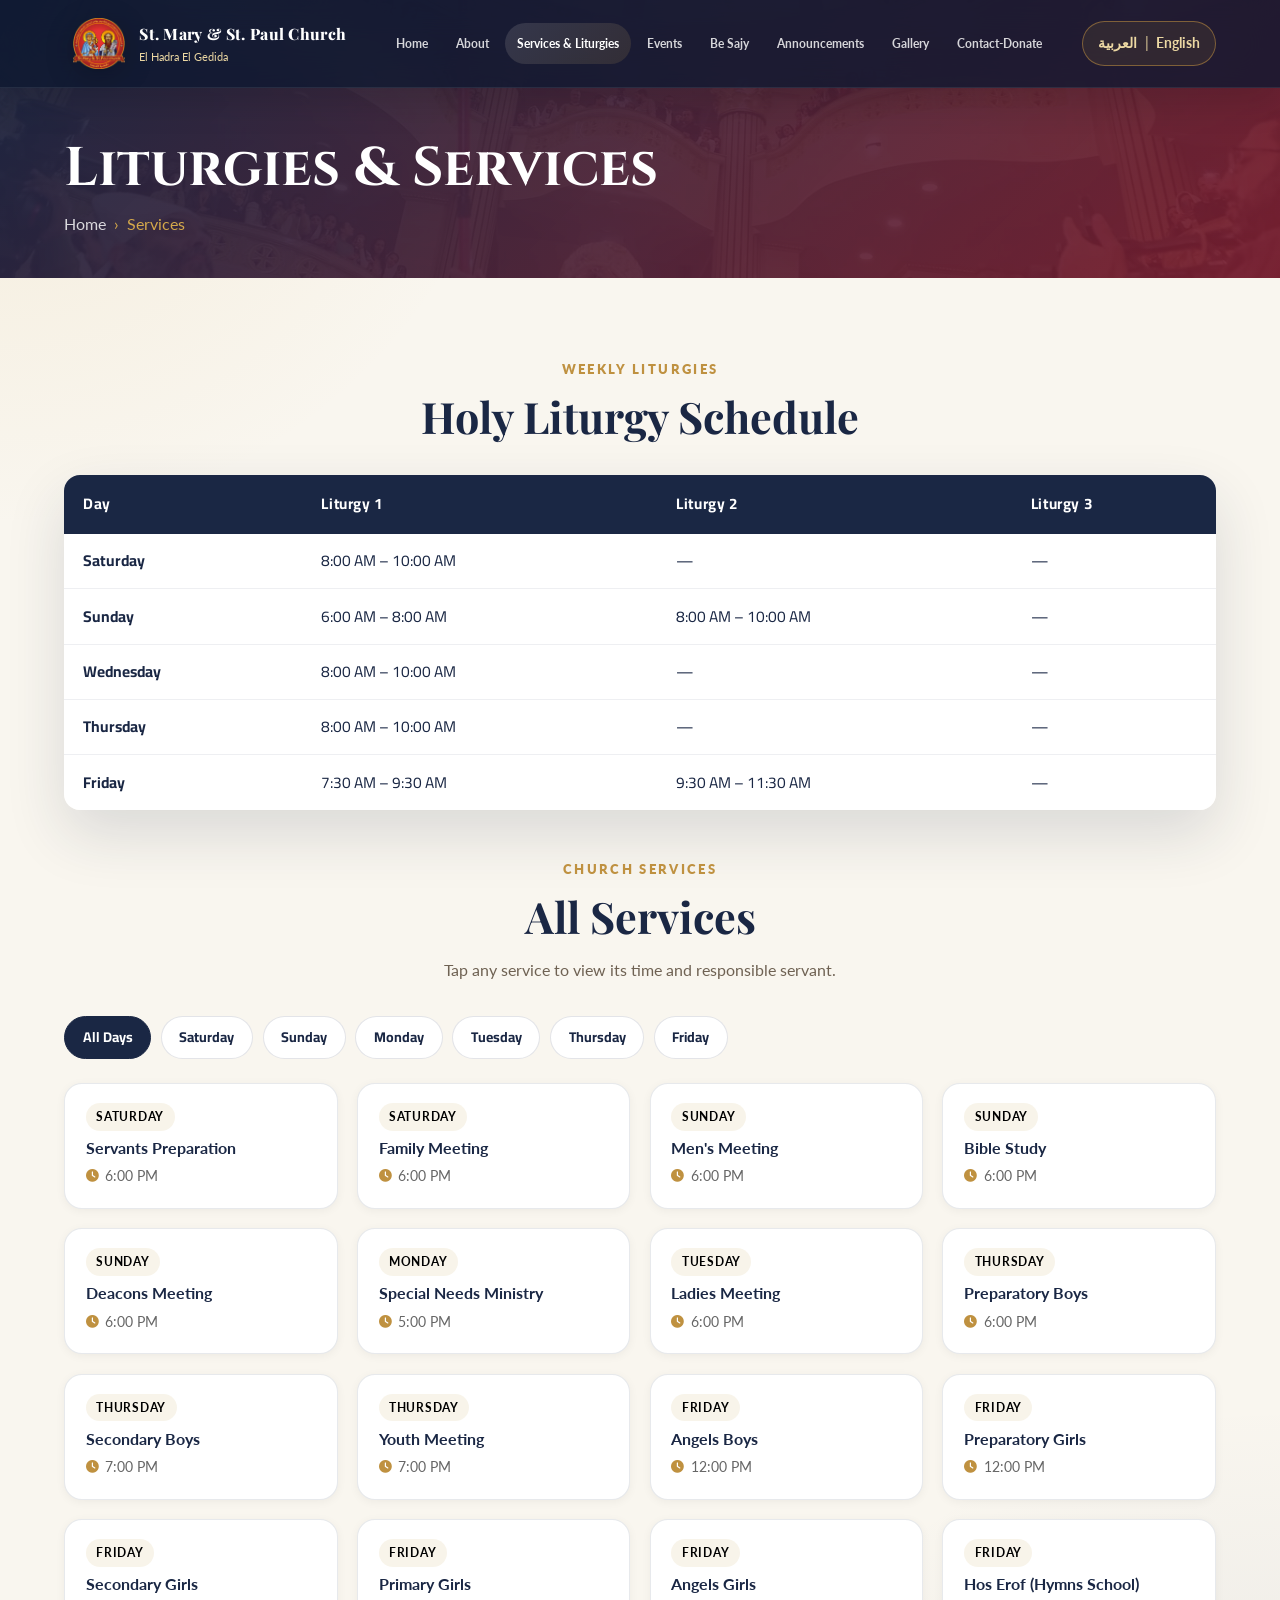
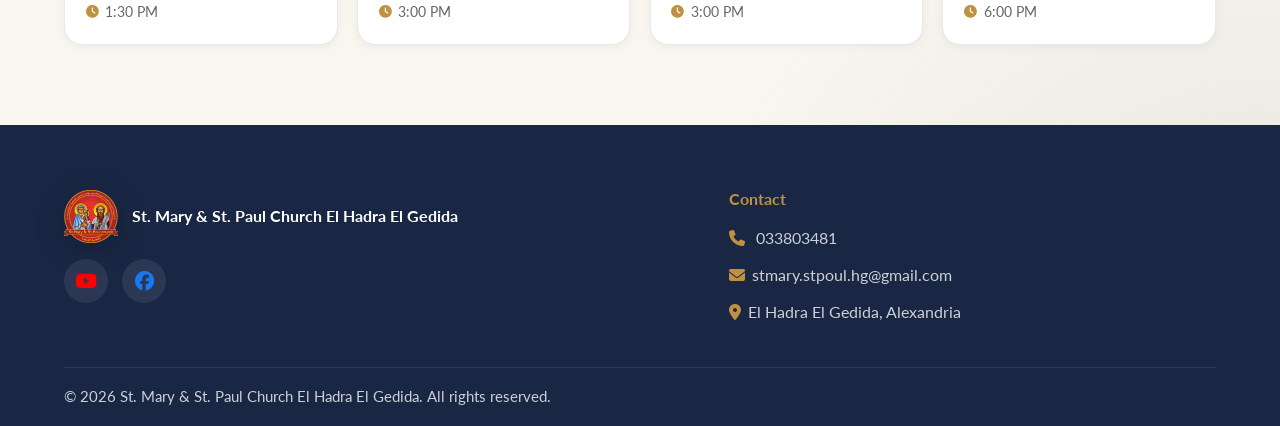
<file: pages/services.html>
<!DOCTYPE html>
<html lang="en" dir="ltr">
<head>
  <meta charset="UTF-8" />
  <meta name="viewport" content="width=device-width, initial-scale=1.0" />
  <title>القداسات والخدمات - كنيسة السيدة العذراء والقديس بولس الرسول الحضرة الجديدة | Liturgies and Services - St. Mary &amp; St. Paul Church El Hadra El Gedida</title>
  <meta name="description" content="مواعيد القداسات والخدمات الكنسية. Liturgy schedule and church services." />
  <link rel="canonical" href="https://stmarystpaulhg.org/pages/services.html" />
  <meta property="og:type" content="website" />
  <meta property="og:locale" content="ar_EG" />
  <meta property="og:site_name" content="كنيسة السيدة العذراء والقديس بولس الرسول" />
  <meta property="og:title" content="القداسات والخدمات - كنيسة السيدة العذراء والقديس بولس الرسول الحضرة الجديدة | Liturgies and Services - St. Mary &amp; St. Paul Church El Hadra El Gedida" />
  <meta property="og:description" content="مواعيد القداسات والخدمات الكنسية. Liturgy schedule and church services." />
  <meta property="og:url" content="https://stmarystpaulhg.org/pages/services.html" />
  <meta property="og:image" content="https://stmarystpaulhg.org/assets/church-logo.webp" />

  <link rel="icon" type="image/webp" href="../assets/church-logo.webp" />
  <link rel="preconnect" href="https://fonts.googleapis.com" />
  <link rel="preconnect" href="https://fonts.gstatic.com" crossorigin />
  <link href="https://fonts.googleapis.com/css2?family=Amiri:ital,wght@0,400;0,700;1,400&family=Cairo:wght@400;600;700;800&family=Cinzel:wght@400;600;700&family=Playfair+Display:wght@400;600;700&family=Lato:wght@300;400;700&display=swap" rel="stylesheet" />
  <link rel="stylesheet" href="https://cdnjs.cloudflare.com/ajax/libs/font-awesome/6.5.0/css/all.min.css" />
  <link rel="stylesheet" href="../css/styles.css" />
  <style>
    /* ── Liturgy Table ── */
    .liturgy-table-wrap { overflow-x:auto; border-radius:16px; box-shadow:var(--shadow); margin-top:1.5rem; }
    .liturgy-table { width:100%; border-collapse:collapse; background:#fff; font-family:'Cairo',sans-serif; }
    .liturgy-table thead tr { background:var(--navy); color:#fff; }
    .liturgy-table thead th {
      padding:1rem 1.2rem; text-align:start; font-size:.95rem; font-weight:700;
      letter-spacing:.04em; border:none;
    }
    .liturgy-table tbody tr { border-bottom:1px solid rgba(26,39,68,.07); transition:background .18s; }
    .liturgy-table tbody tr:last-child { border-bottom:none; }
    .liturgy-table tbody tr:hover { background:rgba(192,160,83,.08); }
    .liturgy-table td { padding:.85rem 1.2rem; color:var(--navy); font-size:.97rem; }
    .lit-day { font-weight:700; color:var(--gold); white-space:nowrap; }
    .lit-name { font-weight:600; }
    @media (max-width:640px){
      .liturgy-table-wrap{ overflow-x:visible; }
      .liturgy-table thead th{ padding:.6rem .35rem; font-size:.7rem; letter-spacing:0; }
      .liturgy-table td{ padding:.55rem .35rem; font-size:.72rem; }
      .lit-day{ white-space:normal; }
    }
    @media (max-width:400px){
      .liturgy-table thead th{ font-size:.62rem; padding:.5rem .2rem; }
      .liturgy-table td{ font-size:.64rem; padding:.45rem .2rem; }
    }
    .lit-time { color:#555; white-space:nowrap; font-size:.9rem; }
    .lit-badge {
      display:inline-block; padding:.22rem .7rem; border-radius:999px;
      font-size:.78rem; font-weight:700; background:rgba(192,160,83,.15); color:var(--gold-dark);
    }

    /* ── Day Tabs ── */
    .wd-tabs { display:flex; flex-wrap:wrap; gap:.6rem; margin-top:1.5rem; }
    .wd-tab {
      background:#fff; border:1.5px solid rgba(26,39,68,.12); border-radius:999px;
      padding:.5rem 1.1rem; font-size:.88rem; font-weight:700; color:var(--navy);
      cursor:pointer; transition:.2s ease; font-family:'Cairo',sans-serif;
    }
    .wd-tab:hover { border-color:var(--gold); }
    .wd-tab.active { background:var(--navy); border-color:var(--navy); color:#fff; }
    .srv-btn.day-hidden { display:none; }

    /* ── Services Grid ── */
    .services-section { margin-top:3rem; }
    .srv-grid {
      display:grid; grid-template-columns:repeat(auto-fill,minmax(240px,1fr)); gap:1.2rem; margin-top:1.5rem;
    }
    .srv-btn {
      display:flex; flex-direction:column; align-items:flex-start; gap:.35rem;
      background:#fff; border:1.5px solid rgba(26,39,68,.1); border-radius:18px;
      padding:1.2rem 1.3rem; cursor:pointer; text-align:start;
      transition:border-color .2s, box-shadow .2s, transform .18s;
      box-shadow:0 2px 10px rgba(0,0,0,.05);
    }
    .srv-btn:hover { border-color:var(--gold); box-shadow:0 6px 24px rgba(192,160,83,.18); transform:translateY(-2px); }
    .srv-btn .srv-day {
      font-size:.78rem; font-weight:700; color:var(--gold-dark); text-transform:uppercase;
      letter-spacing:.06em; background:rgba(192,160,83,.12); padding:.18rem .65rem;
      border-radius:999px; margin-bottom:.1rem;
    }
    .srv-btn .srv-name { font-size:1rem; font-weight:700; color:var(--navy); line-height:1.3; }
    .srv-btn .srv-time { font-size:.88rem; color:#666; display:flex; align-items:center; gap:.4rem; }
    .srv-btn .srv-time i { color:var(--gold); font-size:.8rem; }

    /* ── Service Modal ── */
    .srv-modal-backdrop {
      display:none; position:fixed; inset:0; background:rgba(10,16,34,.55);
      backdrop-filter:blur(4px); z-index:9000; align-items:center; justify-content:center; padding:1rem;
    }
    .srv-modal-backdrop.open { display:flex; }
    .srv-modal {
      background:#fff; border-radius:24px; max-width:480px; width:100%;
      box-shadow:0 30px 80px rgba(0,0,0,.25); overflow:hidden; animation:modalIn .25s ease;
    }
    @keyframes modalIn { from{opacity:0;transform:scale(.94) translateY(12px)} to{opacity:1;transform:none} }
    .srv-modal-head {
      background:var(--navy); padding:1.6rem 1.8rem 1.4rem; position:relative;
      display:flex; flex-direction:column; gap:.3rem;
    }
    .srv-modal-head .m-day {
      font-size:.82rem; font-weight:700; color:var(--gold); text-transform:uppercase; letter-spacing:.08em;
    }
    .srv-modal-head .m-title { font-size:1.35rem; font-weight:800; color:#fff; font-family:'Cairo',sans-serif; }
    .srv-modal-close {
      position:absolute; top:1rem; right:1rem; background:rgba(255,255,255,.12);
      border:none; color:#fff; width:34px; height:34px; border-radius:50%; cursor:pointer;
      font-size:1rem; display:flex; align-items:center; justify-content:center; transition:background .18s;
    }
    html[dir="rtl"] .srv-modal-close { right:auto; left:1rem; }
    .srv-modal-close:hover { background:rgba(255,255,255,.25); }
    .srv-modal-body { padding:1.6rem 1.8rem; display:flex; flex-direction:column; gap:1rem; }
    .srv-modal-row {
      display:flex; align-items:flex-start; gap:1rem;
      padding:.9rem 1rem; border-radius:12px; background:rgba(26,39,68,.04);
    }
    .srv-modal-row i { font-size:1.1rem; color:var(--gold); margin-top:.1rem; flex-shrink:0; }
    .srv-modal-row .mr-label { font-size:.78rem; color:#888; font-weight:600; text-transform:uppercase; letter-spacing:.05em; margin-bottom:.15rem; }
    .srv-modal-row .mr-val { font-size:1rem; font-weight:700; color:var(--navy); }
    .srv-modal-row .mr-note { font-size:.85rem; color:#666; margin-top:.15rem; }
    .srv-modal-foot { padding:0 1.8rem 1.6rem; }
    .srv-modal-foot .btn { width:100%; justify-content:center; display:flex; align-items:center; }
  </style>
</head>
<body data-title-en="القداسات والخدمات - كنيسة السيدة العذراء والقديس بولس الرسول الحضرة الجديدة | Liturgies and Services - St. Mary &amp; St. Paul Church El Hadra El Gedida"
      data-title-ar="القداسات والخدمات - كنيسة السيدة العذراء والقديس بولس الرسول الحضرة الجديدة"
      data-desc-en="مواعيد القداسات والخدمات الكنسية. Liturgy schedule and church services."
      data-desc-ar="مواعيد القداسات والخدمات الكنسية.">

<nav id="nav">
  <div class="nav-inner">
    <a href="../index.html" class="nav-brand">
      <img src="../assets/church-logo.webp" alt="Church logo" class="brand-logo" />
      <div>
        <div class="brand-name" data-en="St. Mary &amp; St. Paul Church" data-ar="كنيسة السيدة العذراء والقديس بولس الرسول ">St. Mary &amp; St. Paul Church </div>
        <div class="brand-sub" data-en="El Hadra El Gedida" data-ar="الحضرة الجديدة">El Hadra El Gedida</div>
      </div>
    </a>
    <div class="nav-links">
      <a href="../index.html" data-en="Home" data-ar="الرئيسية">Home</a><a href="about.html" data-en="About" data-ar="عن الكنيسة">About</a><a href="services.html" class="active" data-en="Services &amp; Liturgies" data-ar="القداسات والخدمات">Services &amp; Liturgies</a><a href="events.html" data-en="Events" data-ar="الفعاليات">Events</a><a href="be-sajy.html" data-en="Be Sajy" data-ar="بي ساجي">Be Sajy</a><a href="announcements.html" data-en="Announcements" data-ar="الإعلانات">Announcements</a><a href="gallery.html" data-en="Gallery" data-ar="المعرض">Gallery</a><a href="contact.html" data-en="Contact-Donate" data-ar="اتصل بنا-تبرع">Contact-Donate</a>
    </div>
    <div class="nav-actions">
      <button class="lang-toggle" type="button" onclick="toggleLanguage()" aria-label="Language switch">
        <span>العربية</span><span class="sep">|</span><span>English</span>
      </button>
      <button class="hamburger" id="hamburger" onclick="toggleMenu()" aria-label="Toggle navigation">
        <span></span><span></span><span></span>
      </button>
    </div>
  </div>
</nav>
<div class="nav-mob" id="navMob">
  <button class="lang-toggle" type="button" onclick="toggleLanguage()" aria-label="Language switch">
    <span>العربية</span>
    <span class="sep">|</span>
    <span>English</span>
  </button>
  <a href="../index.html" data-en="Home" data-ar="الرئيسية">Home</a><a href="about.html" data-en="About" data-ar="عن الكنيسة">About</a><a href="services.html" class="active" data-en="Services &amp; Liturgies" data-ar="القداسات والخدمات">Services &amp; Liturgies</a><a href="events.html" data-en="Events" data-ar="الفعاليات">Events</a><a href="be-sajy.html" data-en="Be Sajy" data-ar="بي ساجي">Be Sajy</a><a href="announcements.html" data-en="Announcements" data-ar="الإعلانات">Announcements</a><a href="gallery.html" data-en="Gallery" data-ar="المعرض">Gallery</a><a href="contact.html" data-en="Contact-Donate" data-ar="اتصل بنا-تبرع">Contact-Donate</a>
</div>

<div class="pg-banner">
  <div class="container">
    <h1 data-en="Liturgies &amp; Services" data-ar="القداسات والخدمات">Liturgies &amp; Services</h1>
    <div class="breadcrumb">
      <span data-en="Home" data-ar="الرئيسية">Home</span>
      <span class="bc-gold">›</span>
      <span class="bc-gold" data-en="Services" data-ar="الخدمات">Services</span>
    </div>
  </div>
</div>

<section class="section">
  <div class="container">

    <!-- ── LITURGIES TABLE ── -->
    <div class="sec-hd reveal-up">
      <span class="eyebrow" data-en="Weekly Liturgies" data-ar="القداسات الأسبوعية">Weekly Liturgies</span>
      <h2 data-en="Holy Liturgy Schedule" data-ar="جدول القداسات الإلهية">Holy Liturgy Schedule</h2>
    </div>

    <div class="liturgy-table-wrap reveal-up">
      <table class="liturgy-table">
        <thead>
          <tr>
            <th data-en="Day" data-ar="اليوم">Day</th>
            <th data-en="Liturgy 1" data-ar="قداس أول">قداس أول</th>
            <th data-en="Liturgy 2" data-ar="قداس تاني">قداس تاني</th>
            <th data-en="Liturgy 3" data-ar="قداس تالت">قداس تالت</th>
          </tr>
        </thead>
        <tbody>
          <tr>
            <td class="lit-day" data-en="Saturday" data-ar="السبت">Saturday</td>
            <td class="lit-time" data-en="8:00 AM – 10:00 AM" data-ar="8:00 – 10:00 صباحًا">8:00 AM – 10:00 AM</td>
            <td class="lit-time">—</td>
            <td class="lit-time">—</td>
          </tr>
          <tr>
            <td class="lit-day" data-en="Sunday" data-ar="الأحد">Sunday</td>
            <td class="lit-time" data-en="6:00 AM – 8:00 AM" data-ar="6:00 – 8:00 صباحًا">6:00 AM – 8:00 AM</td>
            <td class="lit-time" data-en="8:00 AM – 10:00 AM" data-ar="8:00 – 10:00 صباحًا">8:00 AM – 10:00 AM</td>
            <td class="lit-time">—</td>
          </tr>
          <tr>
            <td class="lit-day" data-en="Wednesday" data-ar="الأربعاء">Wednesday</td>
            <td class="lit-time" data-en="8:00 AM – 10:00 AM" data-ar="8:00 – 10:00 صباحًا">8:00 AM – 10:00 AM</td>
            <td class="lit-time">—</td>
            <td class="lit-time">—</td>
          </tr>
          <tr>
            <td class="lit-day" data-en="Thursday" data-ar="الخميس">Thursday</td>
            <td class="lit-time" data-en="8:00 AM – 10:00 AM" data-ar="8:00 – 10:00 صباحًا">8:00 AM – 10:00 AM</td>
            <td class="lit-time">—</td>
            <td class="lit-time">—</td>
          </tr>
          <tr>
            <td class="lit-day" data-en="Friday" data-ar="الجمعة">Friday</td>
            <td class="lit-time" data-en="7:30 AM – 9:30 AM" data-ar="7:30 – 9:30 صباحًا">7:30 AM – 9:30 AM</td>
            <td class="lit-time" data-en="9:30 AM – 11:30 AM" data-ar="9:30 – 11:30 صباحًا">9:30 AM – 11:30 AM</td>
            <td class="lit-time">—</td>
          </tr>
        </tbody>
      </table>
    </div>

    <!-- ── SERVICES BUTTONS ── -->
    <div class="services-section">
      <div class="sec-hd reveal-up" style="margin-top:3rem">
        <span class="eyebrow" data-en="Church Services" data-ar="الخدمات الكنسية">Church Services</span>
        <h2 data-en="All Services" data-ar="جميع الخدمات">All Services</h2>
        <p data-en="Tap any service to view its time and responsible servant." data-ar="اضغط على أي خدمة لعرض ميعادها والخادم المسؤول عنها.">Tap any service to view its time and responsible servant.</p>
      </div>

      <div class="wd-tabs" id="wdTabs">
        <button class="wd-tab active" data-day="all" data-en="All Days" data-ar="كل الأيام">All Days</button>
        <button class="wd-tab" data-day="saturday" data-en="Saturday" data-ar="السبت">Saturday</button>
        <button class="wd-tab" data-day="sunday" data-en="Sunday" data-ar="الأحد">Sunday</button>
        <button class="wd-tab" data-day="monday" data-en="Monday" data-ar="الاثنين">Monday</button>
        <button class="wd-tab" data-day="tuesday" data-en="Tuesday" data-ar="الثلاثاء">Tuesday</button>
        <button class="wd-tab" data-day="thursday" data-en="Thursday" data-ar="الخميس">Thursday</button>
        <button class="wd-tab" data-day="friday" data-en="Friday" data-ar="الجمعة">Friday</button>
      </div>

      <div class="srv-grid">

        <!-- Saturday -->
        <button class="srv-btn" data-day="saturday" onclick="openService('servants-prep')">
          <span class="srv-day" data-en="Saturday" data-ar="السبت">Saturday</span>
          <span class="srv-name" data-en="Servants Preparation" data-ar="إعداد خدام">Servants Preparation</span>
          <span class="srv-time"><i class="fa-solid fa-clock"></i><span data-en="6:00 PM" data-ar="6:00 مساءً">6:00 PM</span></span>
        </button>
        <button class="srv-btn" data-day="saturday" onclick="openService('family-meeting')">
          <span class="srv-day" data-en="Saturday" data-ar="السبت">Saturday</span>
          <span class="srv-name" data-en="Family Meeting" data-ar="اجتماع الأسرة">Family Meeting</span>
          <span class="srv-time"><i class="fa-solid fa-clock"></i><span data-en="6:00 PM" data-ar="6:00 مساءً">6:00 PM</span></span>
        </button>

        <!-- Sunday -->
        <button class="srv-btn" data-day="sunday" onclick="openService('mens-meeting')">
          <span class="srv-day" data-en="Sunday" data-ar="الأحد">Sunday</span>
          <span class="srv-name" data-en="Men's Meeting" data-ar="اجتماع الرجال">Men's Meeting</span>
          <span class="srv-time"><i class="fa-solid fa-clock"></i><span data-en="6:00 PM" data-ar="6:00 مساءً">6:00 PM</span></span>
        </button>
        <button class="srv-btn" data-day="sunday" onclick="openService('bible-study')">
          <span class="srv-day" data-en="Sunday" data-ar="الأحد">Sunday</span>
          <span class="srv-name" data-en="Bible Study" data-ar="دراسة الكتاب المقدس">Bible Study</span>
          <span class="srv-time"><i class="fa-solid fa-clock"></i><span data-en="6:00 PM" data-ar="6:00 مساءً">6:00 PM</span></span>
        </button>
        <button class="srv-btn" data-day="sunday" onclick="openService('deacons-meeting')">
          <span class="srv-day" data-en="Sunday" data-ar="الأحد">Sunday</span>
          <span class="srv-name" data-en="Deacons Meeting" data-ar="اجتماع الشمامسة">Deacons Meeting</span>
          <span class="srv-time"><i class="fa-solid fa-clock"></i><span data-en="6:00 PM" data-ar="6:00 مساءً">6:00 PM</span></span>
        </button>

        <!-- Monday -->
        <button class="srv-btn" data-day="monday" onclick="openService('special-needs')">
          <span class="srv-day" data-en="Monday" data-ar="الاثنين">Monday</span>
          <span class="srv-name" data-en="Special Needs Ministry" data-ar="خدمة ذوي الهمم">Special Needs Ministry</span>
          <span class="srv-time"><i class="fa-solid fa-clock"></i><span data-en="5:00 PM" data-ar="5:00 مساءً">5:00 PM</span></span>
        </button>

        <!-- Tuesday -->
        <button class="srv-btn" data-day="tuesday" onclick="openService('ladies-meeting')">
          <span class="srv-day" data-en="Tuesday" data-ar="الثلاثاء">Tuesday</span>
          <span class="srv-name" data-en="Ladies Meeting" data-ar="اجتماع السيدات">Ladies Meeting</span>
          <span class="srv-time"><i class="fa-solid fa-clock"></i><span data-en="6:00 PM" data-ar="6:00 مساءً">6:00 PM</span></span>
        </button>

        <!-- Thursday -->
        <button class="srv-btn" data-day="thursday" onclick="openService('prep-boys')">
          <span class="srv-day" data-en="Thursday" data-ar="الخميس">Thursday</span>
          <span class="srv-name" data-en="Preparatory Boys" data-ar="إعدادي بنين">Preparatory Boys</span>
          <span class="srv-time"><i class="fa-solid fa-clock"></i><span data-en="6:00 PM" data-ar="6:00 مساءً">6:00 PM</span></span>
        </button>
        <button class="srv-btn" data-day="thursday" onclick="openService('sec-boys')">
          <span class="srv-day" data-en="Thursday" data-ar="الخميس">Thursday</span>
          <span class="srv-name" data-en="Secondary Boys" data-ar="ثانوي بنين">Secondary Boys</span>
          <span class="srv-time"><i class="fa-solid fa-clock"></i><span data-en="7:00 PM" data-ar="7:00 مساءً">7:00 PM</span></span>
        </button>
        <button class="srv-btn" data-day="thursday" onclick="openService('youth-meeting')">
          <span class="srv-day" data-en="Thursday" data-ar="الخميس">Thursday</span>
          <span class="srv-name" data-en="Youth Meeting" data-ar="اجتماع الشباب">Youth Meeting</span>
          <span class="srv-time"><i class="fa-solid fa-clock"></i><span data-en="7:00 PM" data-ar="7:00 مساءً">7:00 PM</span></span>
        </button>

        <!-- Friday -->
        <button class="srv-btn" data-day="friday" onclick="openService('primary-boys')">
          <span class="srv-day" data-en="Friday" data-ar="الجمعة">Friday</span>
          <span class="srv-name" data-en="Angels Boys" data-ar="ملايكة بنين">Angels Boys</span>
          <span class="srv-time"><i class="fa-solid fa-clock"></i><span data-en="12:00 PM" data-ar="12:00 مساءً">12:00 PM</span></span>
        </button>
        <button class="srv-btn" data-day="friday" onclick="openService('prep-girls')">
          <span class="srv-day" data-en="Friday" data-ar="الجمعة">Friday</span>
          <span class="srv-name" data-en="Preparatory Girls" data-ar="إعدادي بنات">Preparatory Girls</span>
          <span class="srv-time"><i class="fa-solid fa-clock"></i><span data-en="12:00 PM" data-ar="12:00 مساءً">12:00 PM</span></span>
        </button>
        <button class="srv-btn" data-day="friday" onclick="openService('sec-girls')">
          <span class="srv-day" data-en="Friday" data-ar="الجمعة">Friday</span>
          <span class="srv-name" data-en="Secondary Girls" data-ar="ثانوي بنات">Secondary Girls</span>
          <span class="srv-time"><i class="fa-solid fa-clock"></i><span data-en="1:30 PM" data-ar="1:30 مساءً">1:30 PM</span></span>
        </button>
        <button class="srv-btn" data-day="friday" onclick="openService('primary-girls')">
          <span class="srv-day" data-en="Friday" data-ar="الجمعة">Friday</span>
          <span class="srv-name" data-en="Primary Girls" data-ar="ابتدائي بنات">Primary Girls</span>
          <span class="srv-time"><i class="fa-solid fa-clock"></i><span data-en="3:00 PM" data-ar="3:00 مساءً">3:00 PM</span></span>
        </button>
        <button class="srv-btn" data-day="friday" onclick="openService('angels')">
          <span class="srv-day" data-en="Friday" data-ar="الجمعة">Friday</span>
          <span class="srv-name" data-en="Angels Girls" data-ar="ملايكة بنات">Angels Girls</span>
          <span class="srv-time"><i class="fa-solid fa-clock"></i><span data-en="3:00 PM" data-ar="3:00 مساءً">3:00 PM</span></span>
        </button>
        <button class="srv-btn" data-day="friday" onclick="openService('hos-erof')">
          <span class="srv-day" data-en="Friday" data-ar="الجمعة">Friday</span>
          <span class="srv-name" data-en="Hos Erof (Hymns School)" data-ar="هوس إيروف (مدرسة الألحان)">Hos Erof (Hymns School)</span>
          <span class="srv-time"><i class="fa-solid fa-clock"></i><span data-en="6:00 PM" data-ar="6:00 مساءً">6:00 PM</span></span>
        </button>

      </div>
    </div>
  </div>
</section>

<!-- ── SERVICE MODAL ── -->
<div class="srv-modal-backdrop" id="srvModal" onclick="closeModalBackdrop(event)">
  <div class="srv-modal" role="dialog" aria-modal="true">
    <div class="srv-modal-head">
      <button class="srv-modal-close" onclick="closeModal()" aria-label="Close"><i class="fa-solid fa-xmark"></i></button>
      <div class="m-day" id="modal-day">—</div>
      <div class="m-title" id="modal-title">—</div>
    </div>
    <div class="srv-modal-body">
      <div class="srv-modal-row">
        <i class="fa-solid fa-clock"></i>
        <div>
          <div class="mr-label" data-en="Time" data-ar="الميعاد">Time</div>
          <div class="mr-val" id="modal-time">—</div>
        </div>
      </div>
      <div class="srv-modal-row">
        <i class="fa-solid fa-user-tie"></i>
        <div>
          <div class="mr-label" data-en="Responsible Servant" data-ar="الخادم المسؤول">Responsible Servant</div>
          <div class="mr-val" id="modal-servant">—</div>
          <div class="mr-note" id="modal-note" style="display:none"></div>
        </div>
      </div>
    </div>
    <div class="srv-modal-foot">
      <button class="btn btn-gold" onclick="closeModal()" data-en="Close" data-ar="إغلاق">Close</button>
    </div>
  </div>
</div>

<footer id="footer">
  <div class="container">
    <div class="foot-grid">
      <div class="foot-about">
        <div class="foot-logo">
          <img src="../assets/church-logo.webp" alt="Church logo" class="foot-logo-img" />
          <span data-en="St. Mary &amp; St. Paul Church  El Hadra El Gedida" data-ar="كنيسة السيدة العذراء والقديس بولس الرسول الحضره الجديده">St. Mary &amp; St. Paul Church  El Hadra El Gedida</span>
        </div>
        <div class="foot-social">
          <a href="https://www.youtube.com/@St.Mary_St.Paul_HG" target="_blank" rel="noopener" aria-label="YouTube"><i class="fa-brands fa-youtube" style="color:#ff0000"></i></a>
          <a href="https://www.facebook.com/St.MarySt.Paul.HG/" target="_blank" rel="noopener" aria-label="Facebook"><i class="fa-brands fa-facebook" style="color:#1877f2"></i></a>
        </div>
      </div>

      <div class="foot-col">
        <h4 data-en="Contact" data-ar="التواصل">Contact</h4>
        <ul class="contact-list">
          <li><i class="fa-solid fa-phone"></i> <a href="tel:033803481">033803481</a></li>
          <li><i class="fa-solid fa-envelope"></i><a href="mailto:stmary.stpoul.hg@gmail.com">stmary.stpoul.hg@gmail.com</a></li>
          <li><i class="fa-solid fa-location-dot"></i><a href="https://maps.app.goo.gl/TsvVpz9CCjcPpRaT8" target="_blank" rel="noopener" data-en="El Hadra El Gedida, Alexandria" data-ar="الحضرة الجديدة، الإسكندرية">El Hadra El Gedida, Alexandria</a></li>
        </ul>
      </div>
    </div>

    <div class="foot-bottom">
      <span data-en="© 2026 St. Mary &amp; St. Paul Church  El Hadra El Gedida. All rights reserved." data-ar="© 2026 كنيسة السيدة العذراء والقديس بولس الرسول الحضره الجديده. جميع الحقوق محفوظة.">© 2026 St. Mary &amp; St. Paul Church  El Hadra El Gedida. All rights reserved.</span>
    </div>
  </div>
</footer>

<button id="btt" onclick="window.scrollTo({top:0,behavior:'smooth'})" title="Back to top">
  <i class="fa-solid fa-chevron-up"></i>
</button>

<script src="../js/main.js"></script>
<script>
// ── Service data (add servant names here) ──
const SERVICE_DATA = {
  'servants-prep':  { en:{ day:'Saturday', name:'Servants Preparation', time:'6:00 PM', servant:'To be assigned', note:'' }, ar:{ day:'السبت', name:'إعداد خدام', time:'٦:٠٠ مساءً', servant:'سيُحدد لاحقاً', note:'' } },
  'family-meeting': { en:{ day:'Saturday', name:'Family Meeting', time:'6:00 PM', servant:'To be assigned', note:'' }, ar:{ day:'السبت', name:'اجتماع الأسرة', time:'٦:٠٠ مساءً', servant:'سيُحدد لاحقاً', note:'' } },
  'mens-meeting':   { en:{ day:'Sunday', name:"Men's Meeting", time:'6:00 PM', servant:'To be assigned', note:'' }, ar:{ day:'الأحد', name:'اجتماع الرجال', time:'٦:٠٠ مساءً', servant:'سيُحدد لاحقاً', note:'' } },
  'bible-study':    { en:{ day:'Sunday', name:'Bible Study', time:'6:00 PM', servant:'To be assigned', note:'' }, ar:{ day:'الأحد', name:'دراسة الكتاب المقدس', time:'٦:٠٠ مساءً', servant:'سيُحدد لاحقاً', note:'' } },
  'deacons-meeting':{ en:{ day:'Sunday', name:'Deacons Meeting', time:'6:00 PM', servant:'To be assigned', note:'First Sunday of every month' }, ar:{ day:'الأحد', name:'اجتماع الشمامسة', time:'٦:٠٠ مساءً', servant:'سيُحدد لاحقاً', note:'أول أحد من كل شهر' } },
  'special-needs':  { en:{ day:'Monday', name:'Special Needs Ministry', time:'5:00 PM', servant:'To be assigned', note:'' }, ar:{ day:'الاثنين', name:'خدمة ذوي الهمم', time:'٥:٠٠ مساءً', servant:'سيُحدد لاحقاً', note:'' } },
  'ladies-meeting': { en:{ day:'Tuesday', name:"Ladies Meeting", time:'6:00 PM', servant:'To be assigned', note:'' }, ar:{ day:'الثلاثاء', name:'اجتماع السيدات', time:'٦:٠٠ مساءً', servant:'سيُحدد لاحقاً', note:'' } },
  'prep-boys':      { en:{ day:'Thursday', name:'Preparatory Boys', time:'6:00 PM', servant:'To be assigned', note:'' }, ar:{ day:'الخميس', name:'إعدادي بنين', time:'٦:٠٠ مساءً', servant:'سيُحدد لاحقاً', note:'' } },
  'sec-boys':       { en:{ day:'Thursday', name:'Secondary Boys', time:'7:00 PM', servant:'To be assigned', note:'' }, ar:{ day:'الخميس', name:'ثانوي بنين', time:'٧:٠٠ مساءً', servant:'سيُحدد لاحقاً', note:'' } },
  'youth-meeting':  { en:{ day:'Thursday', name:'Youth Meeting', time:'7:00 PM', servant:'To be assigned', note:'' }, ar:{ day:'الخميس', name:'اجتماع الشباب', time:'٧:٠٠ مساءً', servant:'سيُحدد لاحقاً', note:'' } },
  'primary-boys':   { en:{ day:'Friday', name:'Angels Boys', time:'12:00 PM', servant:'To be assigned', note:'' }, ar:{ day:'الجمعة', name:'ملايكة بنين', time:'١٢:٠٠ مساءً', servant:'سيُحدد لاحقاً', note:'' } },
  'prep-girls':     { en:{ day:'Friday', name:'Preparatory Girls', time:'12:00 PM', servant:'To be assigned', note:'' }, ar:{ day:'الجمعة', name:'إعدادي بنات', time:'١٢:٠٠ مساءً', servant:'سيُحدد لاحقاً', note:'' } },
  'sec-girls':      { en:{ day:'Friday', name:'Secondary Girls', time:'1:30 PM', servant:'To be assigned', note:'' }, ar:{ day:'الجمعة', name:'ثانوي بنات', time:'١:٣٠ مساءً', servant:'سيُحدد لاحقاً', note:'' } },
  'primary-girls':  { en:{ day:'Friday', name:'Primary Girls', time:'3:00 PM', servant:'To be assigned', note:'' }, ar:{ day:'الجمعة', name:'ابتدائي بنات', time:'٣:٠٠ مساءً', servant:'سيُحدد لاحقاً', note:'' } },
  'angels':         { en:{ day:'Friday', name:'Angels Girls', time:'3:00 PM', servant:'To be assigned', note:'' }, ar:{ day:'الجمعة', name:'ملايكة بنات', time:'٣:٠٠ مساءً', servant:'سيُحدد لاحقاً', note:'' } },
  'hos-erof':       { en:{ day:'Friday', name:'Hos Erof (Hymns School)', time:'6:00 PM', servant:'To be assigned', note:'' }, ar:{ day:'الجمعة', name:'هوس إيروف (مدرسة الألحان)', time:'٦:٠٠ مساءً', servant:'سيُحدد لاحقاً', note:'' } },
};

function getLang() { return document.documentElement.lang === 'ar' ? 'ar' : 'en'; }

function initDayTabs() {
  const tabs = document.querySelectorAll('.wd-tab');
  const cards = document.querySelectorAll('.srv-btn');
  tabs.forEach((tab) => {
    tab.addEventListener('click', () => {
      tabs.forEach((t) => t.classList.remove('active'));
      tab.classList.add('active');
      const day = tab.dataset.day;
      cards.forEach((card) => {
        card.classList.toggle('day-hidden', day !== 'all' && card.dataset.day !== day);
      });
    });
  });
}
initDayTabs();

function openService(id) {
  const s = SERVICE_DATA[id]; if(!s) return;
  const lang = getLang();
  const d = s[lang];
  document.getElementById('modal-day').textContent = d.day;
  document.getElementById('modal-title').textContent = d.name;
  document.getElementById('modal-time').textContent = d.time;
  document.getElementById('modal-servant').textContent = d.servant;
  const noteEl = document.getElementById('modal-note');
  if(d.note) { noteEl.textContent = d.note; noteEl.style.display='block'; }
  else { noteEl.style.display='none'; }

  // Re-apply i18n to modal static labels
  document.getElementById('srvModal').querySelectorAll('[data-en]').forEach(el => {
    el.textContent = el.dataset[lang] || el.dataset.en;
  });

  document.getElementById('srvModal').classList.add('open');
  document.body.style.overflow = 'hidden';
}
function closeModal() {
  document.getElementById('srvModal').classList.remove('open');
  document.body.style.overflow = '';
}
function closeModalBackdrop(e) {
  if(e.target === document.getElementById('srvModal')) closeModal();
}
document.addEventListener('keydown', e => { if(e.key==='Escape') closeModal(); });
</script>

<!-- محتوى عربي ثابت لمحركات البحث (نفس نص الصفحة العربي) -->
<div lang="ar" dir="rtl" style="position:absolute;top:0;left:0;width:1px;height:1px;margin:-1px;padding:0;overflow:hidden;clip:rect(0,0,0,0);clip-path:inset(50%);white-space:nowrap;border:0;">
<h2>القداسات والخدمات</h2>
<p>الرئيسية</p>
<p>الخدمات</p>
<p>القداسات الأسبوعية</p>
<h2>جدول القداسات الإلهية</h2>
<p>اليوم</p>
<p>قداس أول</p>
<p>قداس تاني</p>
<p>قداس تالت</p>
<p>السبت</p>
<p>8:00 – 10:00 صباحًا</p>
<p>الأحد</p>
<p>6:00 – 8:00 صباحًا</p>
<p>الأربعاء</p>
<p>الخميس</p>
<p>الجمعة</p>
<p>7:30 – 9:30 صباحًا</p>
<p>9:30 – 11:30 صباحًا</p>
<p>الخدمات الكنسية</p>
<h2>جميع الخدمات</h2>
<p>اضغط على أي خدمة لعرض ميعادها والخادم المسؤول عنها.</p>
<p>الميعاد</p>
<p>الخادم المسؤول</p>
<p>كنيسة السيدة العذراء والقديس بولس الرسول الحضرة الجديدة</p>
<h4>التواصل</h4>
<p>الحضرة الجديدة، الإسكندرية</p>
<p>© 2026 كنيسة السيدة العذراء والقديس بولس الرسول الحضرة الجديدة. جميع الحقوق محفوظة.</p>
</div>
</body>
</html>
</file>
<file: css/styles.css>
/* Core */
:root{
  --navy:#1A2744;
  --navy-2:#243258;
  --navy-3:#2d4273;
  --burg:#7A1E30;
  --gold:#BF9140;
  --gold-2:#D4A84B;
  --gold-soft:#ecd8a3;
  --ivory:#F9F6EF;
  --linen:#EFE8DA;
  --white:#fff;
  --text:#3d3328;
  --muted:#6f6253;
  --shadow:0 24px 60px rgba(26,39,68,.14);
  --shadow-sm:0 10px 24px rgba(26,39,68,.08);
  --shadow-soft:0 18px 40px rgba(16,24,40,.08);
  --radius:22px;
  --nav-h:88px;
  --mw:1200px;
}
*{box-sizing:border-box;margin:0;padding:0}
html{scroll-behavior:smooth}
body{
  background:var(--ivory);
  color:var(--text);
  font-family:"Lato",sans-serif;
  line-height:1.75;
  overflow-x:hidden;
  background-image:
    radial-gradient(circle at top left, rgba(212,168,75,.14), transparent 22%),
    radial-gradient(circle at bottom right, rgba(36,50,88,.10), transparent 26%);
}
html[lang="ar"] body,
html[lang="ar"] input,
html[lang="ar"] select,
html[lang="ar"] textarea,
html[lang="ar"] button{font-family:"Cairo",sans-serif}
img{max-width:100%;display:block}
a{text-decoration:none;color:inherit}
button{border:0;background:none;font:inherit;cursor:pointer}
table{width:100%;border-collapse:collapse}
.container{max-width:var(--mw);margin:0 auto;padding:0 1.5rem}
.section{padding:5rem 0}
.sec--alt{background:var(--linen)}
.tc{text-align:center}
.reveal-up{
  opacity:0;transform:translateY(26px);transition:opacity .7s ease,transform .7s ease
}
.reveal-up.is-visible{opacity:1;transform:none}
.grid-3,.grid-4{
  display:grid;
  gap:1.5rem;
}
.grid-3{grid-template-columns:repeat(3,minmax(0,1fr))}
.grid-4{grid-template-columns:repeat(4,minmax(0,1fr))}
h1,h2,h3,h4{line-height:1.2}
h1{font-family:"Cinzel",serif}
h2,h3{font-family:"Playfair Display",serif}
html[lang="ar"] h1,
html[lang="ar"] h2,
html[lang="ar"] h3,
html[lang="ar"] h4{font-family:"Cairo",sans-serif}
.eyebrow{
  display:block;
  color:var(--gold);
  font-size:.82rem;
  font-weight:800;
  letter-spacing:.18em;
  text-transform:uppercase;
  margin-bottom:.65rem;
}
html[lang="ar"] .eyebrow{letter-spacing:0}
.sec-hd{max-width:760px;margin:0 auto 2rem;text-align:center}
.sec-hd h2{font-size:clamp(1.8rem,4vw,2.7rem);color:var(--navy)}
.sec-hd p{margin-top:.85rem;color:var(--muted)}

/* Nav */
#nav{
  position:fixed;inset:0 0 auto 0;height:var(--nav-h);z-index:1000;
  background:rgba(14,24,48,.78);-webkit-backdrop-filter:blur(18px);backdrop-filter:blur(18px);
  border-bottom:1px solid rgba(255,255,255,.08);
  box-shadow:0 16px 34px rgba(0,0,0,.12);
}
.nav-inner{
  max-width:var(--mw);margin:0 auto;padding:0 1.5rem;height:100%;
  display:flex;align-items:center;justify-content:space-between;gap:1rem;
}
.nav-brand{
  display:flex;align-items:center;gap:.9rem;min-width:0;
  padding:.3rem .55rem;
}
.brand-logo{
  width:52px;height:52px;object-fit:contain;background:transparent;border-radius:0;
  padding:0;filter:drop-shadow(0 6px 14px rgba(0,0,0,.22));
}
.brand-name{
  color:#fff;font-weight:800;font-size:.98rem;
  font-family:"Playfair Display",serif;letter-spacing:.02em
}
html[lang="ar"] .brand-name{font-family:"Cairo",sans-serif;font-weight:800;letter-spacing:0}
.brand-sub{color:var(--gold-soft);font-size:.7rem}
.nav-links,.nav-actions{display:flex;align-items:center;gap:.25rem}
.nav-links a{
  color:rgba(255,255,255,.82);padding:.6rem .75rem;border-radius:999px;
  font-size:.78rem;font-weight:700;transition:.25s ease;white-space:nowrap;
}
.nav-links a.active,.nav-links a:hover{
  background:linear-gradient(135deg,rgba(255,255,255,.12),rgba(212,168,75,.13));
  color:#fff
}
.lang-toggle{
  display:inline-flex;align-items:center;gap:.45rem;
  color:var(--gold-soft);border:1px solid rgba(191,145,64,.55);
  padding:.6rem .95rem;border-radius:999px;font-weight:700;font-size:.86rem;
  background:rgba(191,145,64,.11);transition:.2s ease;
}
.lang-toggle:hover{background:rgba(191,145,64,.2)}
.lang-toggle .sep{opacity:.7}
.hamburger{display:none;flex-direction:column;gap:5px;padding:.5rem}
.hamburger span{width:24px;height:2px;background:#fff;border-radius:4px}
.nav-mob{
  display:none;position:fixed;top:var(--nav-h);left:1rem;right:1rem;z-index:999;
  background:var(--navy);border-radius:0 0 18px 18px;overflow:hidden;
  box-shadow:var(--shadow);
}
.nav-mob.open{display:block}
.nav-mob a{
  display:block;padding:1rem 1.2rem;border-bottom:1px solid rgba(255,255,255,.07);
  color:#fff
}
.nav-mob a.active{color:var(--gold)}
.nav-mob .lang-toggle{
  width:calc(100% - 2.4rem);margin:1rem 1.2rem;justify-content:center;
  border-color:rgba(191,145,64,.5);
}

/* Buttons */
.btn{
  display:inline-flex;align-items:center;justify-content:center;
  padding:1rem 1.45rem;border-radius:999px;font-weight:800;letter-spacing:.03em;
  transition:.25s ease;box-shadow:var(--shadow-soft)
}
.btn-gold{
  background:linear-gradient(135deg,var(--gold),var(--gold-2));
  color:var(--navy)
}
.btn-gold:hover{transform:translateY(-3px);box-shadow:0 18px 34px rgba(191,145,64,.28)}
.btn-outline{
  border:1px solid rgba(255,255,255,.3);color:#fff;background:rgba(255,255,255,.08);
  -webkit-backdrop-filter:blur(10px);backdrop-filter:blur(10px)
}
.btn-outline:hover{background:rgba(255,255,255,.14);transform:translateY(-3px)}
.btn-navy{background:var(--navy);color:#fff}
.btn-ghost-light{
  background:rgba(255,255,255,.08);color:#fff;border:1px solid rgba(255,255,255,.18)
}
.btn-ghost-light:hover{background:rgba(255,255,255,.14);transform:translateY(-3px)}

/* Hero */
#hero{
  position:relative;min-height:100vh;min-height:100dvh;display:flex;align-items:center;
  padding:calc(var(--nav-h) + 3rem) 0 5rem;
  background:
    linear-gradient(180deg,rgba(14,24,48,.83),rgba(20,30,57,.68),rgba(80,22,38,.88)),
    url("../assets/church-building.webp") center/cover no-repeat,
    linear-gradient(135deg,var(--navy),var(--burg));
}
.hero-overlay{
  position:absolute;inset:0;
  background:
    radial-gradient(circle at top,rgba(255,255,255,.14),transparent 45%),
    linear-gradient(90deg,rgba(26,39,68,.38),transparent 60%)
}
.hero-content{position:relative;z-index:1;text-align:center;max-width:860px}
.hero-float-row{display:contents}
.hero-float{
  position:absolute;width:140px;height:auto;object-fit:contain;
  opacity:0;z-index:1;
  filter:drop-shadow(0 10px 22px rgba(0,0,0,.45));
  animation-fill-mode:forwards,none;
  animation-timing-function:cubic-bezier(.22,.85,.3,1.1),ease-in-out;
  animation-iteration-count:1,infinite;
}
/* Positioned in the empty corners of the hero, clear of the centered title/text block */
.hero-float--left{
  top:14%;left:5%;
  animation-name:hero-float-in-left,hero-float-bob-left;
  animation-duration:1.5s,6s;
  animation-delay:.3s,1.8s;
}
.hero-float--right{
  top:14%;right:5%;
  animation-name:hero-float-in-right,hero-float-bob-right;
  animation-duration:1.5s,6s;
  animation-delay:.5s,2.3s;
}
/* Entrance: each icon swoops in from off-screen and settles into a gentle lean
   toward the centered church name, without any crop/filter altering the artwork itself */
@keyframes hero-float-in-left{
  0%{opacity:0;transform:translate(-70px,-30px) rotate(-22deg) scale(.8)}
  65%{opacity:1;transform:translate(4px,4px) rotate(-3deg) scale(1.04)}
  100%{opacity:1;transform:translate(0,0) rotate(-6deg) scale(1)}
}
@keyframes hero-float-in-right{
  0%{opacity:0;transform:translate(70px,-30px) rotate(22deg) scale(.8)}
  65%{opacity:1;transform:translate(-4px,4px) rotate(3deg) scale(1.04)}
  100%{opacity:1;transform:translate(0,0) rotate(6deg) scale(1)}
}
/* Idle: a slow bob that keeps each icon leaning gently in toward the title */
@keyframes hero-float-bob-left{
  0%,100%{transform:translateY(0) rotate(-6deg)}
  50%{transform:translateY(-14px) rotate(-2deg)}
}
@keyframes hero-float-bob-right{
  0%,100%{transform:translateY(0) rotate(6deg)}
  50%{transform:translateY(-14px) rotate(2deg)}
}
@media (max-width:960px){
  .hero-float{width:92px}
  .hero-float--left{top:9%;left:3%}
  .hero-float--right{top:9%;right:3%}
}
@media (max-width:640px){
  /* Keep the same left/right corner placement as desktop, just smaller,
     so each icon stays to its own side instead of sitting centered in the text */
  .hero-float{width:56px}
  .hero-float--left{top:calc(var(--nav-h) + .75rem);left:2%}
  .hero-float--right{top:calc(var(--nav-h) + .75rem);right:2%}
}
.hero-shell{
  padding:2rem 2rem 1.4rem;
  background:linear-gradient(180deg,rgba(255,255,255,.10),rgba(255,255,255,.06));
  border:1px solid rgba(255,255,255,.14);
  -webkit-backdrop-filter:blur(12px);backdrop-filter:blur(12px);
  border-radius:30px;
  box-shadow:0 30px 70px rgba(0,0,0,.22)
}
.hero-eyebrow{
  display:inline-block;color:var(--gold);font-size:.9rem;font-weight:800;
  letter-spacing:.18em;text-transform:uppercase;margin-bottom:1rem
}
.hero-title{font-size:clamp(2.4rem,6vw,4.9rem);color:#fff;margin-bottom:1rem}
.hero-location{
  color:rgba(255,255,255,.75);font-size:clamp(1rem,2vw,1.2rem);font-weight:600;
  letter-spacing:.08em;margin-bottom:1.4rem;font-family:"Playfair Display",serif
}
html[lang="ar"] .hero-location{font-family:"Cairo",sans-serif;letter-spacing:0}
.hero-sub{
  color:rgba(255,255,255,.88);font-size:clamp(1.05rem,2vw,1.3rem);max-width:760px;
  margin:0 auto 2rem;font-family:"Playfair Display",serif
}
html[lang="ar"] .hero-sub{font-family:"Amiri","Cairo",serif;font-style:italic;font-weight:400}
.hero-actions{display:flex;gap:1rem;justify-content:center;flex-wrap:wrap}
.hero-meta{
  margin-top:1.3rem;display:flex;flex-wrap:wrap;justify-content:center;gap:.8rem
}
.hero-pill{
  display:inline-flex;align-items:center;gap:.55rem;padding:.72rem 1rem;border-radius:999px;
  background:rgba(255,255,255,.1);border:1px solid rgba(255,255,255,.14);color:#fff
}
.hero-pill i{color:var(--gold-soft)}
.hero-stats{
  margin-top:1.5rem;display:grid;grid-template-columns:repeat(3,minmax(0,1fr));gap:1rem;text-align:start
}
.hero-stat{
  padding:1rem 1.1rem;border-radius:20px;background:rgba(10,16,34,.28);
  border:1px solid rgba(255,255,255,.1)
}
.hero-stat strong{display:block;color:#fff;margin-bottom:.25rem}
.hero-stat span{display:block;color:rgba(255,255,255,.72);font-size:.95rem}

/* Cards / sections */
.welcome-card,.info-box,.val-card,.event-card,.gallery-card,.table-wrap,.cform,.donate-box{
  background:rgba(255,255,255,.94);border-radius:var(--radius);box-shadow:var(--shadow);
  border:1px solid rgba(26,39,68,.06)
}
.donate-box{
  text-align:center;padding:3rem 2rem;max-width:640px;margin:0 auto
}
.donate-icon{
  width:64px;height:64px;border-radius:50%;background:rgba(192,160,83,.14);
  display:flex;align-items:center;justify-content:center;margin:0 auto 1.2rem;
  color:var(--gold-dark);font-size:1.5rem
}
.donate-box h2{color:var(--navy);margin-bottom:.8rem}
.donate-box p{color:var(--muted);margin-bottom:1.6rem;line-height:1.7}
.donate-actions{display:flex;gap:1rem;justify-content:center;flex-wrap:wrap}
.welcome-card{
  display:grid;grid-template-columns:280px 1fr;gap:2rem;padding:2rem;align-items:center;
  position:relative;overflow:hidden
}
.welcome-card::before{
  content:"";position:absolute;inset:0 auto 0 0;width:8px;
  background:linear-gradient(180deg,var(--gold),var(--burg))
}
.welcome-photo{
  width:100%;height:340px;object-fit:cover;border-radius:18px;border:4px solid rgba(191,145,64,.18);
  box-shadow:var(--shadow-sm)
}
.welcome-quote{font-size:1.08rem;color:var(--text);margin-bottom:1rem}
.sig-name{font-size:1.3rem;color:var(--navy);font-weight:700}
html[lang="ar"] .welcome-quote{font-family:"Amiri","Cairo",serif;font-size:1.18rem;line-height:2}
html[lang="ar"] .sig-name{font-family:"Amiri","Cairo",serif;font-style:italic}
.sig-role{color:var(--gold);font-weight:800;letter-spacing:.08em;text-transform:uppercase}
.qlink{
  background:linear-gradient(180deg,#fff,#fcfaf5);padding:1.65rem;border-radius:var(--radius);box-shadow:var(--shadow-sm);
  transition:.25s ease;text-align:center;position:relative;overflow:hidden;border:1px solid rgba(26,39,68,.06)
}
.qlink::after{
  content:"";position:absolute;inset:auto 0 0 0;height:4px;
  background:linear-gradient(90deg,var(--gold),var(--burg));transform:scaleX(0);transform-origin:center;
  transition:transform .28s ease
}
.qlink:hover{transform:translateY(-7px);box-shadow:var(--shadow)}
.qlink:hover::after{transform:scaleX(1)}
.qlink-ico,.event-icon,.ci-ico{
  width:58px;height:58px;border-radius:50%;display:flex;align-items:center;justify-content:center;
  margin:0 auto 1rem;background:linear-gradient(135deg,var(--navy),var(--navy-3));color:var(--gold-soft);
  box-shadow:0 14px 24px rgba(26,39,68,.18)
}
.qlink h3,.event-card h3{color:var(--navy);margin-bottom:.5rem}
.event-date{display:inline-block;color:var(--gold-dark);background:rgba(192,160,83,.14);
  font-size:.8rem;font-weight:700;padding:.22rem .75rem;border-radius:999px;margin-bottom:.6rem}

/* ── Upcoming feasts list (date-badge row style) ── */
.evt-list{display:flex;flex-direction:column;gap:.6rem}
.evt-row{
  position:relative;display:flex;gap:1.4rem;align-items:stretch;
  background:#fff;border-radius:20px;overflow:hidden;box-shadow:var(--shadow-sm);
  border:1px solid rgba(26,39,68,.06);
}
.evt-date-box{
  flex:0 0 auto;width:96px;display:flex;flex-direction:column;align-items:center;justify-content:center;
  background:var(--navy);color:#fff;line-height:1.1;padding:1rem .5rem
}
.evt-date-box .evt-mon{display:block;font-size:.72rem;font-weight:700;letter-spacing:.1em;color:var(--gold)}
.evt-date-box .evt-day{display:block;font-size:1.7rem;font-weight:800;font-family:"Playfair Display",serif}
.evt-body{flex:1 1 auto;min-width:0;padding:1.4rem 1.6rem 1.4rem 0}
.evt-title{font-family:"Playfair Display",serif;font-size:1.12rem;font-weight:700;color:var(--navy);margin-bottom:.4rem}
html[lang="ar"] .evt-title{font-family:"Cairo",sans-serif;font-weight:800}
.evt-desc{color:var(--muted);font-size:.92rem;line-height:1.6;margin-bottom:.7rem}
.evt-meta{display:flex;flex-wrap:wrap;gap:1.1rem;font-size:.82rem;color:#888}
.evt-meta span{display:flex;align-items:center;gap:.35rem}
.evt-meta i{color:var(--gold-dark);font-size:.8rem}
.evt-tag{
  background:rgba(192,160,83,.14);color:var(--gold-dark);font-size:.75rem;font-weight:700;
  padding:.25rem .8rem;border-radius:999px;white-space:nowrap
}
.qlink p,.event-card p,.val-card p{color:var(--muted)}
.media-grid{
  display:grid;grid-template-columns:repeat(3,minmax(0,1fr));gap:1.5rem
}
.countdown{
  background:linear-gradient(135deg,var(--navy),var(--navy-2));
  padding:4rem 0;text-align:center
}
.countdown-panel{
  max-width:960px;margin:0 auto;padding:2rem 1.5rem;border-radius:28px;
  background:linear-gradient(180deg,rgba(255,255,255,.1),rgba(255,255,255,.04));
  border:1px solid rgba(255,255,255,.14);
  box-shadow:0 24px 60px rgba(7,12,28,.28)
}
.cd-label{color:var(--gold);font-weight:800;letter-spacing:.18em;text-transform:uppercase;margin-bottom:.35rem}
.cd-service{font-size:clamp(1.5rem,4vw,2.4rem);color:#fff;margin-bottom:.45rem;font-family:"Cinzel",serif}
html[lang="ar"] .cd-service{font-family:"Cairo",sans-serif}
.cd-info{color:rgba(255,255,255,.7);margin-bottom:1.5rem}
.cd-boxes{display:flex;justify-content:center;gap:1rem;flex-wrap:wrap}
.cd-box{
  min-width:92px;padding:1rem 1.15rem;border-radius:14px;
  background:rgba(255,255,255,.08);border:1px solid rgba(255,255,255,.12)
}
.cd-num{display:block;font-size:2rem;color:var(--gold);font-weight:800}
.cd-lbl{display:block;color:rgba(255,255,255,.8);font-size:.8rem}
@media (max-width:480px){
  .cd-boxes{flex-wrap:nowrap;gap:.5rem}
  .cd-box{min-width:0;flex:1;padding:.7rem .4rem}
  .cd-num{font-size:1.35rem}
  .cd-lbl{font-size:.65rem}
}
.scripture{background:var(--burg);padding:3.5rem 0;text-align:center}
.sc-text{font-size:clamp(1.1rem,3vw,1.6rem);color:#fff;font-family:"Playfair Display",serif}
.sc-ref{margin-top:.8rem;color:#f0d89d;font-weight:800;letter-spacing:.12em;text-transform:uppercase}
.dark-text{color:var(--navy)}
.dark-ref{color:var(--gold)}
.cta-band{
  display:grid;grid-template-columns:1.4fr auto;gap:1.5rem;align-items:center;
  padding:2rem;border-radius:30px;color:#fff;
  background:linear-gradient(135deg,var(--navy),var(--burg));
  box-shadow:var(--shadow)
}
.cta-band h2{font-size:clamp(1.6rem,3vw,2.4rem);margin-bottom:.7rem}
.cta-band p{color:rgba(255,255,255,.78)}
.cta-actions{display:flex;flex-wrap:wrap;gap:.85rem}

/* Banner and about */
.pg-banner{
  padding:calc(var(--nav-h) + 3rem) 0 2.5rem;
  background:
    linear-gradient(135deg,rgba(26,39,68,.95),rgba(122,30,48,.92)),
    url("../assets/iconostasis-dedication.webp") center/cover no-repeat;
  color:#fff
}
.pg-banner h1{font-size:clamp(2rem,5vw,3.4rem);margin-bottom:.55rem}
.breadcrumb{display:flex;gap:.5rem;align-items:center;color:rgba(255,255,255,.82);flex-wrap:wrap}
.bc-gold{color:var(--gold-2)}
.hist-grid{display:grid;grid-template-columns:1.05fr 1fr;gap:2rem;align-items:center}
.image-card{background:#fff;padding:1rem;border-radius:var(--radius);box-shadow:var(--shadow)}
.hist-img{border-radius:14px;background:#fff}
.hist-text h2{font-size:clamp(1.8rem,3vw,2.6rem);color:var(--navy);margin-bottom:1rem}
.hist-text p{color:var(--muted);margin-bottom:1rem}
.val-card,.event-card{
  padding:1.8rem;text-align:center;
  background:linear-gradient(180deg,#fff,#fcfaf6)
}
.event-card--media{padding:0 0 1.6rem;overflow:hidden}
.event-photo{
  width:100%;height:220px;object-fit:cover;display:block;
  border-radius:22px 22px 0 0
}
.event-card--media .event-icon{margin:-26px auto 1rem;position:relative;z-index:1}
.event-card--media h3,
.event-card--media p{padding-inline:1.4rem}
.event-card--media .event-date{display:inline-block;margin-inline:1.4rem}
.val-ico{font-size:2rem;color:var(--gold);margin-bottom:1rem}

/* Clergy */
.clergy-grid{align-items:stretch}
.clergy-card{
  background:#fff;border-radius:var(--radius);overflow:hidden;box-shadow:var(--shadow-sm);
  display:flex;flex-direction:column
}
.clergy-card--featured{border:2px solid rgba(191,145,64,.45)}
.clergy-media{position:relative;width:100%;height:280px;overflow:hidden;background:var(--navy)}
.clergy-img{
  position:absolute;inset:0;width:100%;height:100%;object-fit:cover;object-position:center;
  opacity:0;transition:opacity 1s ease;
}
.clergy-img.active{opacity:1}
.clergy-dots{position:absolute;bottom:12px;left:0;right:0;display:flex;justify-content:center;gap:6px;z-index:2}
.clergy-dot{width:7px;height:7px;border-radius:50%;background:rgba(255,255,255,.5);border:1px solid rgba(255,255,255,.7);transition:background .3s ease,transform .3s ease}
.clergy-dot.active{background:var(--gold);transform:scale(1.2)}
.clergy-ph{
  height:280px;background:linear-gradient(135deg,var(--navy),var(--burg));
  color:#fff;display:flex;align-items:center;justify-content:center;
  font-size:3rem;font-weight:800
}
.clergy-body{padding:1.4rem;display:flex;flex-direction:column;flex:1}
.clergy-role{display:block;color:var(--gold);font-size:.82rem;font-weight:800;letter-spacing:.14em;text-transform:uppercase;margin-bottom:.35rem}
.clergy-name{font-size:1.35rem;color:var(--navy);margin-bottom:.65rem}
.clergy-bio{color:var(--muted)}
.clergy-bio-list{list-style:none;margin:0;padding:0;display:flex;flex-direction:column;gap:.5rem}
.clergy-bio-list li{
  position:relative;padding-inline-start:1.15rem;color:var(--muted);line-height:1.4
}
.clergy-bio-list li::before{
  content:'';position:absolute;inset-inline-start:0;top:.5em;
  width:6px;height:6px;border-radius:50%;background:var(--gold)
}


/* Tables */
.table-wrap{overflow:auto}
.sch-tbl th,.sch-tbl td{padding:1rem 1.1rem;text-align:start}
.sch-tbl thead th{background:var(--navy);color:var(--gold)}
.sch-tbl tbody td{border-bottom:1px solid #eee;background:#fff}
.sch-tbl tbody tr:last-child td{border-bottom:none}
.sch-tbl tbody tr:hover td{background:#fcfbf7}

/* Services schedule */
.schedule-split{display:grid;gap:2rem}
.schedule-group{
  background:rgba(255,255,255,.96);border-radius:var(--radius);box-shadow:var(--shadow);padding:2rem
}
.schedule-group-head{text-align:center;max-width:760px;margin:0 auto 1.5rem}
.schedule-group-head h3{font-size:2rem;color:var(--navy);margin-bottom:.45rem}
.schedule-group-head p{color:var(--muted)}
.liturgy-grid,.service-grid{
  display:grid;grid-template-columns:repeat(3,minmax(0,1fr));gap:1.25rem
}
.schedule-card{
  background:#fcfaf5;border:1px solid rgba(191,145,64,.18);border-radius:20px;padding:1.35rem 1.25rem;
  box-shadow:var(--shadow-sm);transition:transform .22s ease, box-shadow .22s ease
}
.schedule-card:hover{transform:translateY(-4px);box-shadow:var(--shadow)}
.schedule-tag{
  display:inline-block;margin-bottom:.85rem;padding:.35rem .7rem;border-radius:999px;
  background:rgba(191,145,64,.12);color:var(--burg);font-size:.82rem;font-weight:800
}
.schedule-card h4{font-size:1.15rem;color:var(--navy);margin-bottom:.45rem}
.schedule-card p{color:var(--muted);margin-bottom:.3rem}
.schedule-time{color:var(--gold);font-weight:800}

/* Contact */
.contact-wrap{display:grid;grid-template-columns:.95fr 1.1fr;gap:2rem}
.ci-list h3,.cform h3{font-size:1.9rem;color:var(--navy);margin-bottom:1rem}
.ci-item{display:flex;gap:1rem;align-items:flex-start;margin-bottom:1.2rem}
.ci-item .ci-ico{margin:0}
.ci-text h4{font-size:.85rem;color:var(--gold);letter-spacing:.12em;text-transform:uppercase}
.ci-text p,.ci-text a{color:var(--text)}
.ci-text a:hover{color:var(--burg)}
.cform{padding:2rem;background:linear-gradient(180deg,#fff,#fcfaf5)}
.frow{display:grid;grid-template-columns:1fr 1fr;gap:1rem}
.fg{margin-bottom:1rem}
.fg label{display:block;margin-bottom:.35rem;color:var(--muted);font-weight:700}
.fg input,.fg textarea,.fg select{
  width:100%;padding:.95rem 1rem;border:1px solid rgba(26,39,68,.12);border-radius:14px;background:#fffdf9;color:var(--text);
  transition:border-color .2s ease, box-shadow .2s ease, background .2s ease
}
.fg input:focus,.fg textarea:focus,.fg select:focus{
  outline:none;border-color:rgba(191,145,64,.7);box-shadow:0 0 0 4px rgba(191,145,64,.12);background:#fff
}
.fg textarea{min-height:130px;resize:vertical}
.form-submit{width:100%}
.form-ok{
  display:none;margin-top:1rem;padding:.95rem 1rem;border-radius:12px;
  background:#edf7ed;color:#22612d;font-weight:700
}
.form-ok.show{display:block}

/* Gallery */
.simple-gallery{display:grid;grid-template-columns:repeat(2,minmax(0,1fr));gap:1.5rem}
.gallery-card{
  overflow:hidden;transition:transform .22s ease, box-shadow .22s ease;cursor:zoom-in
}
.gallery-card:hover{transform:translateY(-6px);box-shadow:var(--shadow)}
.gallery-card img{
  width:100%;height:420px;object-fit:cover;background:#fff;
  transition:transform .35s ease
}
.gallery-card:hover img{transform:scale(1.03)}
.gallery-note{
  margin:0 auto 1.5rem;max-width:850px;text-align:center;padding:1rem 1.2rem;
  background:#fff;border-radius:16px;box-shadow:var(--shadow-sm);color:var(--muted)
}
.gallery-grid-auto{
  display:grid;grid-template-columns:repeat(3,minmax(0,1fr));gap:1.5rem
}
.gallery-featured{margin-bottom:1.5rem}
.gallery-placeholder{
  height:420px;display:flex;flex-direction:column;align-items:center;justify-content:center;
  gap:.6rem;background:linear-gradient(135deg,#f6f1e6,#efe8da);color:var(--navy);padding:1.5rem;text-align:center
}
.gallery-placeholder i{font-size:2rem;color:var(--gold)}
.gallery-file-name{font-weight:800;color:var(--burg)}
.lightbox{
  position:fixed;inset:0;display:none;align-items:center;justify-content:center;padding:1.5rem;
  background:rgba(7,12,25,.84);-webkit-backdrop-filter:blur(10px);backdrop-filter:blur(10px);z-index:1200
}
.lightbox.open{display:flex}
.lightbox-dialog{position:relative;max-width:min(92vw,1200px);max-height:90vh;width:100%;display:flex;flex-direction:column}
.lightbox-toolbar{
  display:flex;align-items:center;justify-content:space-between;gap:1rem;margin-bottom:.9rem;
  position:relative;z-index:5;
}
.lightbox-count{color:rgba(255,255,255,.8);font-size:.9rem;font-weight:700;letter-spacing:.03em}
.lightbox-actions{display:flex;align-items:center;gap:.6rem}
.lightbox-action{
  width:40px;height:40px;border-radius:50%;
  background:rgba(255,255,255,.1);color:#fff;display:flex;align-items:center;justify-content:center;
  font-size:1rem;border:1px solid rgba(255,255,255,.22);transition:background .2s ease,transform .2s ease
}
.lightbox-action:hover{background:rgba(255,255,255,.22);transform:translateY(-2px)}
.lightbox-img-wrap{
  position:relative;display:flex;align-items:center;justify-content:center;
  overflow:hidden;max-height:78vh;border-radius:24px;touch-action:none;z-index:1;
}
.lightbox-img{
  max-width:100%;max-height:78vh;border-radius:24px;box-shadow:0 30px 60px rgba(0,0,0,.4);
  transition:transform .15s ease-out;cursor:zoom-in;object-fit:contain;transform-origin:center center;
  touch-action:none;user-select:none;-webkit-user-drag:none;
}
.lightbox-img-wrap.zoomed .lightbox-img{cursor:zoom-out;transition:none}
.lightbox-toast{
  position:absolute;bottom:-2.6rem;left:50%;transform:translateX(-50%) translateY(6px);
  background:rgba(255,255,255,.95);color:var(--navy);font-size:.85rem;font-weight:700;
  padding:.5rem 1.1rem;border-radius:999px;opacity:0;pointer-events:none;transition:opacity .2s ease,transform .2s ease;
  white-space:nowrap;
}
.lightbox-toast.show{opacity:1;transform:translateX(-50%) translateY(0)}
.lightbox-nav{
  position:absolute;top:50%;transform:translateY(-50%);width:52px;height:52px;border-radius:50%;
  background:rgba(255,255,255,.14);color:#fff;display:flex;align-items:center;justify-content:center;
  font-size:1.3rem;border:1px solid rgba(255,255,255,.3);transition:background .2s ease,transform .2s ease;
  z-index:5;
}
.lightbox-nav:hover{background:rgba(255,255,255,.3)}
.lightbox-prev{inset-inline-start:-18px}
.lightbox-next{inset-inline-end:-18px}
html[dir="rtl"] .lightbox-nav i{transform:scaleX(-1)}
@media (max-width:720px){
  .lightbox-nav{width:42px;height:42px;font-size:1.05rem}
  .lightbox-prev{inset-inline-start:-6px}
  .lightbox-next{inset-inline-end:-6px}
  .lightbox-action{width:36px;height:36px;font-size:.9rem}
  .lightbox-actions{gap:.4rem}
}

/* Footer */
#footer{background:var(--navy);padding:4rem 0 0;color:rgba(255,255,255,.78)}
.foot-grid{display:grid;grid-template-columns:1.3fr 1fr;gap:2rem}
.foot-logo{display:flex;align-items:center;gap:.85rem;color:#fff;font-weight:700;margin-bottom:1rem}
.foot-logo-img{width:54px;height:54px;object-fit:contain;background:transparent;border-radius:0;filter:drop-shadow(0 6px 14px rgba(0,0,0,.22))}
.foot-about p{color:rgba(255,255,255,.72)}
.foot-tagline{margin-bottom:1.2rem;line-height:1.7}
.foot-col h4{color:var(--gold);margin-bottom:1rem}
.foot-col ul{list-style:none}
.foot-col li{margin-bottom:.55rem}
.foot-col a:hover{color:var(--gold-2)}
.foot-links a{color:rgba(255,255,255,.78)}
.foot-social{display:flex;gap:.9rem}
.foot-social a{
  width:44px;height:44px;border-radius:50%;display:flex;align-items:center;justify-content:center;
  background:rgba(255,255,255,.08);font-size:1.2rem;transition:.2s ease
}
.foot-social a:hover{background:rgba(255,255,255,.18);transform:translateY(-3px)}
.contact-list i{color:var(--gold);margin-inline-end:.45rem}
.sch-row{display:flex;justify-content:space-between;gap:1rem;padding:.45rem 0;border-bottom:1px solid rgba(255,255,255,.08)}
.sday{color:rgba(255,255,255,.75)}
.stime{color:var(--gold-2);font-weight:700}
.foot-bottom{
  display:flex;justify-content:space-between;gap:1rem;flex-wrap:wrap;
  padding:1rem 0;border-top:1px solid rgba(255,255,255,.08);margin-top:2rem;font-size:.92rem
}

/* Back to top */
#btt{
  position:fixed;right:1.5rem;bottom:1.5rem;width:46px;height:46px;border-radius:50%;
  background:var(--gold);color:var(--navy);display:none;align-items:center;justify-content:center;
  box-shadow:var(--shadow);z-index:998
}
#btt.show{display:flex}

/* RTL */
html[dir="rtl"] .nav-links,
html[dir="rtl"] .nav-actions,
html[dir="rtl"] .hero-actions,
html[dir="rtl"] .foot-bottom{direction:rtl}
html[dir="rtl"] .contact-list i{margin-inline-end:0;margin-inline-start:.45rem}
html[dir="rtl"] .breadcrumb > span:nth-child(2){display:inline-block;transform:scaleX(-1)}

/* Responsive */
@media (max-width:1080px){
  .grid-4{grid-template-columns:repeat(2,minmax(0,1fr))}
  .foot-grid{grid-template-columns:1fr 1fr}
  .gallery-grid-auto,.media-grid{grid-template-columns:repeat(2,minmax(0,1fr))}
  .hero-stats,.cta-band{grid-template-columns:1fr}
  .nav-links a{padding:.5rem .55rem;font-size:.73rem}
  .brand-name{font-size:.85rem}
  .brand-logo{width:44px;height:44px}
}
@media (max-width:860px){
  .nav-links{display:none}
  .hamburger{display:flex}
  .nav-actions .lang-toggle{display:none}
  .welcome-card,.hist-grid,.contact-wrap,.simple-gallery,.liturgy-grid,.service-grid,.gallery-grid-auto,.media-grid{grid-template-columns:1fr}
  .grid-3,.grid-4,.frow,.foot-grid{grid-template-columns:1fr}
  .clergy-grid{grid-template-columns:repeat(2,minmax(0,1fr))}
  .welcome-card{text-align:center}
  .hero-actions{flex-direction:column}
  .hero-meta{justify-content:center}
}
@media (max-width:640px){
  :root{--nav-h:104px}
  .nav-inner{gap:.6rem}
  .brand-name{white-space:normal;line-height:1.3;font-size:.85rem}
  .nav-brand{align-items:flex-start;padding:.2rem .4rem}
  .nav-actions{flex-shrink:0}
  .clergy-grid{gap:.85rem}
  .clergy-media{height:190px}
  .clergy-body{padding:1rem}
  .clergy-name{font-size:1.05rem}
  .gallery-grid-auto{grid-template-columns:repeat(3,minmax(0,1fr));gap:.5rem}
  .gallery-grid-auto .gallery-card{border-radius:10px}
  .gallery-grid-auto .gallery-card img{height:100px;border-radius:10px}
}
@media (max-width:560px){
  .lang-toggle{padding:.55rem .8rem;font-size:.78rem}
  .brand-logo{width:40px;height:40px}
  .brand-name{font-size:.8rem}
  .section{padding:3.5rem 0}
  .container{padding:0 1rem}
  .hero-shell,.countdown-panel,.cta-band{padding:1.35rem}
}

.hero-content-inner{
  padding:2rem 0 1.4rem;
}

/* Responsive */
@media (max-width:1080px){
  .grid-4{grid-template-columns:repeat(2,minmax(0,1fr))}
  .foot-grid{grid-template-columns:1fr 1fr}
  .gallery-grid-auto,.media-grid{grid-template-columns:repeat(2,minmax(0,1fr))}
  .hero-stats,.cta-band{grid-template-columns:1fr}
  .nav-links a{padding:.5rem .55rem;font-size:.73rem}
  .brand-name{font-size:.85rem}
  .brand-logo{width:44px;height:44px}
}
@media (max-width:860px){
  .nav-links{display:none}
  .hamburger{display:flex}
  .nav-actions .lang-toggle{display:none}
  .welcome-card,.hist-grid,.contact-wrap,.simple-gallery,.liturgy-grid,.service-grid,.gallery-grid-auto,.media-grid{grid-template-columns:1fr}
  .grid-3,.grid-4,.frow,.foot-grid{grid-template-columns:1fr}
  .clergy-grid{grid-template-columns:repeat(2,minmax(0,1fr))}
  .welcome-card{text-align:center}
  .hero-actions{flex-direction:column}
  .hero-meta{justify-content:center}
}
@media (max-width:640px){
  :root{--nav-h:104px}
  .nav-inner{gap:.6rem}
  .brand-name{white-space:normal;line-height:1.3;font-size:.85rem}
  .nav-brand{align-items:flex-start;padding:.2rem .4rem}
  .nav-actions{flex-shrink:0}
  .gallery-grid-auto{grid-template-columns:repeat(3,minmax(0,1fr));gap:.5rem}
  .gallery-grid-auto .gallery-card{border-radius:10px}
  .gallery-grid-auto .gallery-card img{height:100px;border-radius:10px}
}
@media (max-width:560px){
  .lang-toggle{padding:.55rem .8rem;font-size:.78rem}
  .brand-logo{width:40px;height:40px}
  .brand-name{font-size:.8rem}
  .section{padding:3.5rem 0}
  .container{padding:0 1rem}
  .hero-shell,.countdown-panel,.cta-band{padding:1.35rem}
}

.hero-content-inner{
  padding:2rem 0 1.4rem;
}


/* ── Parish Milestones Timeline ── */
.tl-divider{
  display:flex;align-items:center;justify-content:center;gap:.8rem;
  margin-top:.6rem;color:var(--gold);
}
.tl-divider span{
  display:block;width:60px;height:1px;background:var(--gold);opacity:.5;
}
.tl-divider i{font-size:.85rem}

.timeline{
  max-width:700px;margin:2.5rem auto 0;
  display:flex;flex-direction:column;
}
.tl-item{
  display:grid;grid-template-columns:40px 1fr;gap:0 1.4rem;
  position:relative;
}
.tl-marker{
  display:flex;flex-direction:column;align-items:center;
}
.tl-dot{
  width:18px;height:18px;border-radius:50%;
  background:#fff;border:3px solid var(--gold);
  box-shadow:0 0 0 4px rgba(192,160,83,.15);
  flex-shrink:0;margin-top:.15rem;z-index:1;
}
.tl-line{
  flex:1;width:2px;background:rgba(192,160,83,.25);
  margin:.3rem 0;
}
.tl-body{
  padding-bottom:2.5rem;
}
.tl-item:last-child .tl-body{padding-bottom:.5rem}
.tl-year{
  font-size:.82rem;font-weight:800;color:var(--gold-dark);
  text-transform:uppercase;letter-spacing:.07em;margin-bottom:.3rem;
  font-family:'Cairo',sans-serif;
}
.tl-title{
  font-size:1.05rem;font-weight:800;color:var(--navy);
  margin-bottom:.45rem;line-height:1.3;
}
.tl-text{
  color:#555;font-size:.95rem;line-height:1.7;
}

html[dir="rtl"] .tl-divider{flex-direction:row-reverse}

@media(max-width:560px){
  .tl-item{grid-template-columns:30px 1fr;gap:0 1rem}
  .tl-dot{width:14px;height:14px}
  .tl-body{padding-bottom:2rem}
}

/* ── Be Sajy Center: Courses ── */
.course-grid{align-items:stretch}
.course-card{
  background:#fff;border-radius:var(--radius);overflow:hidden;box-shadow:var(--shadow-sm);
  display:flex;flex-direction:column;transition:transform .25s ease,box-shadow .25s ease;
  border:1px solid rgba(26,39,68,.06);
}
.course-card:hover{transform:translateY(-6px);box-shadow:var(--shadow)}
.course-card--featured{border:2px solid rgba(191,145,64,.45)}
.course-media{position:relative;width:100%;aspect-ratio:4/5;overflow:hidden;background:var(--navy)}
.course-media img{width:100%;height:100%;object-fit:cover;object-position:top center}
.course-badge{
  position:absolute;top:14px;inset-inline-start:14px;z-index:2;
  background:var(--gold);color:#1A2744;font-size:.72rem;font-weight:800;
  letter-spacing:.08em;text-transform:uppercase;padding:.35rem .75rem;border-radius:999px;
  box-shadow:0 6px 14px rgba(0,0,0,.18);
}
.course-body{padding:1.5rem;display:flex;flex-direction:column;gap:.9rem;flex:1}
.course-title{font-size:1.25rem;color:var(--navy);line-height:1.35}
.course-instructor{
  display:flex;align-items:center;gap:.5rem;color:var(--muted);font-size:.92rem;
}
.course-instructor i{color:var(--gold)}
.course-tags{list-style:none;margin:0;padding:0;display:flex;flex-direction:column;gap:.55rem}
.course-tags li{
  display:flex;align-items:baseline;gap:.5rem;color:var(--navy);font-size:.94rem;
  padding-inline-start:1.15rem;position:relative;
}
.course-tags li::before{
  content:'';position:absolute;inset-inline-start:0;top:.5em;
  width:6px;height:6px;border-radius:50%;background:var(--gold);
}
.course-tags li span.tag-sub{color:var(--muted);font-weight:600}
.course-cta{
  margin-top:auto;display:flex;align-items:center;justify-content:center;gap:.5rem;
  padding:.75rem 1rem;border-radius:12px;background:var(--navy);color:#fff !important;
  font-weight:700;text-decoration:none;transition:.22s ease;
}
.course-cta:hover{background:var(--burg);transform:translateY(-2px)}
.course-card--soon{
  align-items:center;justify-content:center;text-align:center;min-height:340px;
  border:2px dashed rgba(111,98,83,.3);background:rgba(255,255,255,.6);box-shadow:none;
}
.course-card--soon:hover{transform:none;box-shadow:none}
.course-soon-icon{
  width:56px;height:56px;border-radius:50%;background:rgba(191,145,64,.12);
  display:flex;align-items:center;justify-content:center;color:var(--gold);
  font-size:1.4rem;margin:0 auto 1rem;
}
.course-soon-title{color:var(--navy);font-weight:700;margin-bottom:.4rem}
.course-soon-text{color:var(--muted);font-size:.9rem;max-width:220px;margin:0 auto}
@media (max-width:960px){
  .course-grid{grid-template-columns:repeat(2,minmax(0,1fr))}
}
@media (max-width:640px){
  .course-grid{grid-template-columns:1fr;gap:1rem}
  .course-body{padding:1.15rem}
}

/* Clergy: sermon link */
.clergy-sermon{
  display:inline-flex;align-items:center;gap:.5rem;margin-top:auto;
  color:var(--navy);font-weight:700;font-size:.9rem;text-decoration:none;
  padding:.55rem .95rem;border-radius:999px;background:rgba(255,0,0,.07);
  transition:.2s ease;align-self:flex-start;white-space:nowrap;
}
.clergy-sermon i{color:#ff0000;font-size:1.05rem}
.clergy-sermon:hover{background:rgba(255,0,0,.15);transform:translateY(-2px)}

/* Clergy group photo (shrunk header image above the clergy grid) */
.clergy-group-photo{
  display:block;width:100%;max-width:560px;height:auto;margin:0 auto 2.2rem;
  border-radius:20px;box-shadow:var(--shadow-sm);
}

/* Church logo shown below the clergy section */
.clergy-section-logo{
  display:block;width:96px;height:auto;margin:2.4rem auto 0;opacity:.92;
}

/* Facebook page feed embed (Be Sajy page) */
.fb-feed-wrap{
  display:flex;justify-content:center;overflow-x:auto;
  padding:.5rem;background:#fff;border-radius:var(--radius);box-shadow:var(--shadow-sm);
}
.fb-feed-wrap .fb-page,
.fb-feed-wrap iframe{max-width:100%}
@media (max-width:560px){
  .fb-feed-wrap{padding:.25rem}
}

/* Be Sajy: subject filter buttons */
.subject-filters{
  display:flex;flex-wrap:wrap;justify-content:center;gap:.6rem;margin-bottom:2rem;
}
.subject-filter{
  padding:.55rem 1.1rem;border-radius:999px;font-size:.88rem;font-weight:700;
  background:#fff;color:var(--navy);border:1px solid rgba(26,39,68,.14);
  transition:.2s ease;
}
.subject-filter:hover{border-color:var(--gold);color:var(--gold-dark)}
.subject-filter.active{
  background:var(--navy);color:#fff;border-color:var(--navy);
  box-shadow:0 8px 18px rgba(26,39,68,.25);
}
@media (max-width:640px){
  .subject-filters{gap:.45rem}
  .subject-filter{padding:.45rem .85rem;font-size:.8rem}
}

/* Disable Text Selection and Copying across the whole site */
body {
  -webkit-user-select: none; /* Safari */
  -moz-user-select: none;    /* Firefox */
  -ms-user-select: none;     /* IE / Edge */
  user-select: none;         /* Standard Syntax */
}

/* Allow selection inside input boxes or textareas if needed */
input, textarea {
  -webkit-user-select: auto;
  -moz-user-select: auto;
  -ms-user-select: auto;
  user-select: auto;
}



/* Clergy: stacked on phones only */
@media (max-width:640px){
  .clergy-grid{grid-template-columns:1fr;gap:1.25rem}
  .clergy-media{height:320px}
  .clergy-img{object-position:center top}
  .clergy-body{padding:1.25rem}
  .clergy-name{font-size:1.25rem}
}

/* Verse of the day */
.hero-verse{max-width:760px;margin:0 auto 2rem}
.hv-label{display:inline-flex;align-items:center;gap:.7rem;color:var(--gold-2);font-weight:800;letter-spacing:.14em;font-size:.82rem;text-transform:uppercase;margin-bottom:.7rem}
html[lang="ar"] .hv-label{letter-spacing:0;font-size:.95rem}
.hv-label::before,.hv-label::after{content:'';width:30px;height:1px;background:var(--gold-2);opacity:.75}
.hv-text{color:rgba(255,255,255,.93);font-size:clamp(1.05rem,2vw,1.3rem);line-height:1.8;font-family:"Playfair Display",serif}
html[lang="ar"] .hv-text{font-family:"Amiri","Cairo",serif;font-size:clamp(1.2rem,2.4vw,1.5rem);line-height:1.9}
.hv-ref{margin-top:.55rem;color:var(--gold-soft);font-weight:700;font-size:.95rem}

/* Events: highlight the event that falls on today */
.evt-row--today{border:2px solid var(--gold);box-shadow:0 0 0 4px rgba(212,168,75,.22),var(--shadow-sm)}
.evt-today-badge{display:inline-block;margin-inline-start:.6rem;padding:.12rem .7rem;border-radius:999px;background:var(--gold);color:var(--navy);font-size:.72rem;font-weight:800;vertical-align:middle;letter-spacing:.04em}

/* Gallery page: 4 per row on laptop, 3 per row on phones */
.gallery-page-grid{display:grid;grid-template-columns:repeat(4,minmax(0,1fr));gap:1rem}
.gallery-page-grid .gallery-card{margin:0;aspect-ratio:1/1;border-radius:14px;overflow:hidden}
.gallery-page-grid .gallery-card img{width:100%;height:100%;object-fit:cover;border-radius:0}
@media (max-width:640px){
  .gallery-page-grid{grid-template-columns:repeat(3,minmax(0,1fr));gap:.4rem}
  .gallery-page-grid .gallery-card{border-radius:8px}
}
</file>
